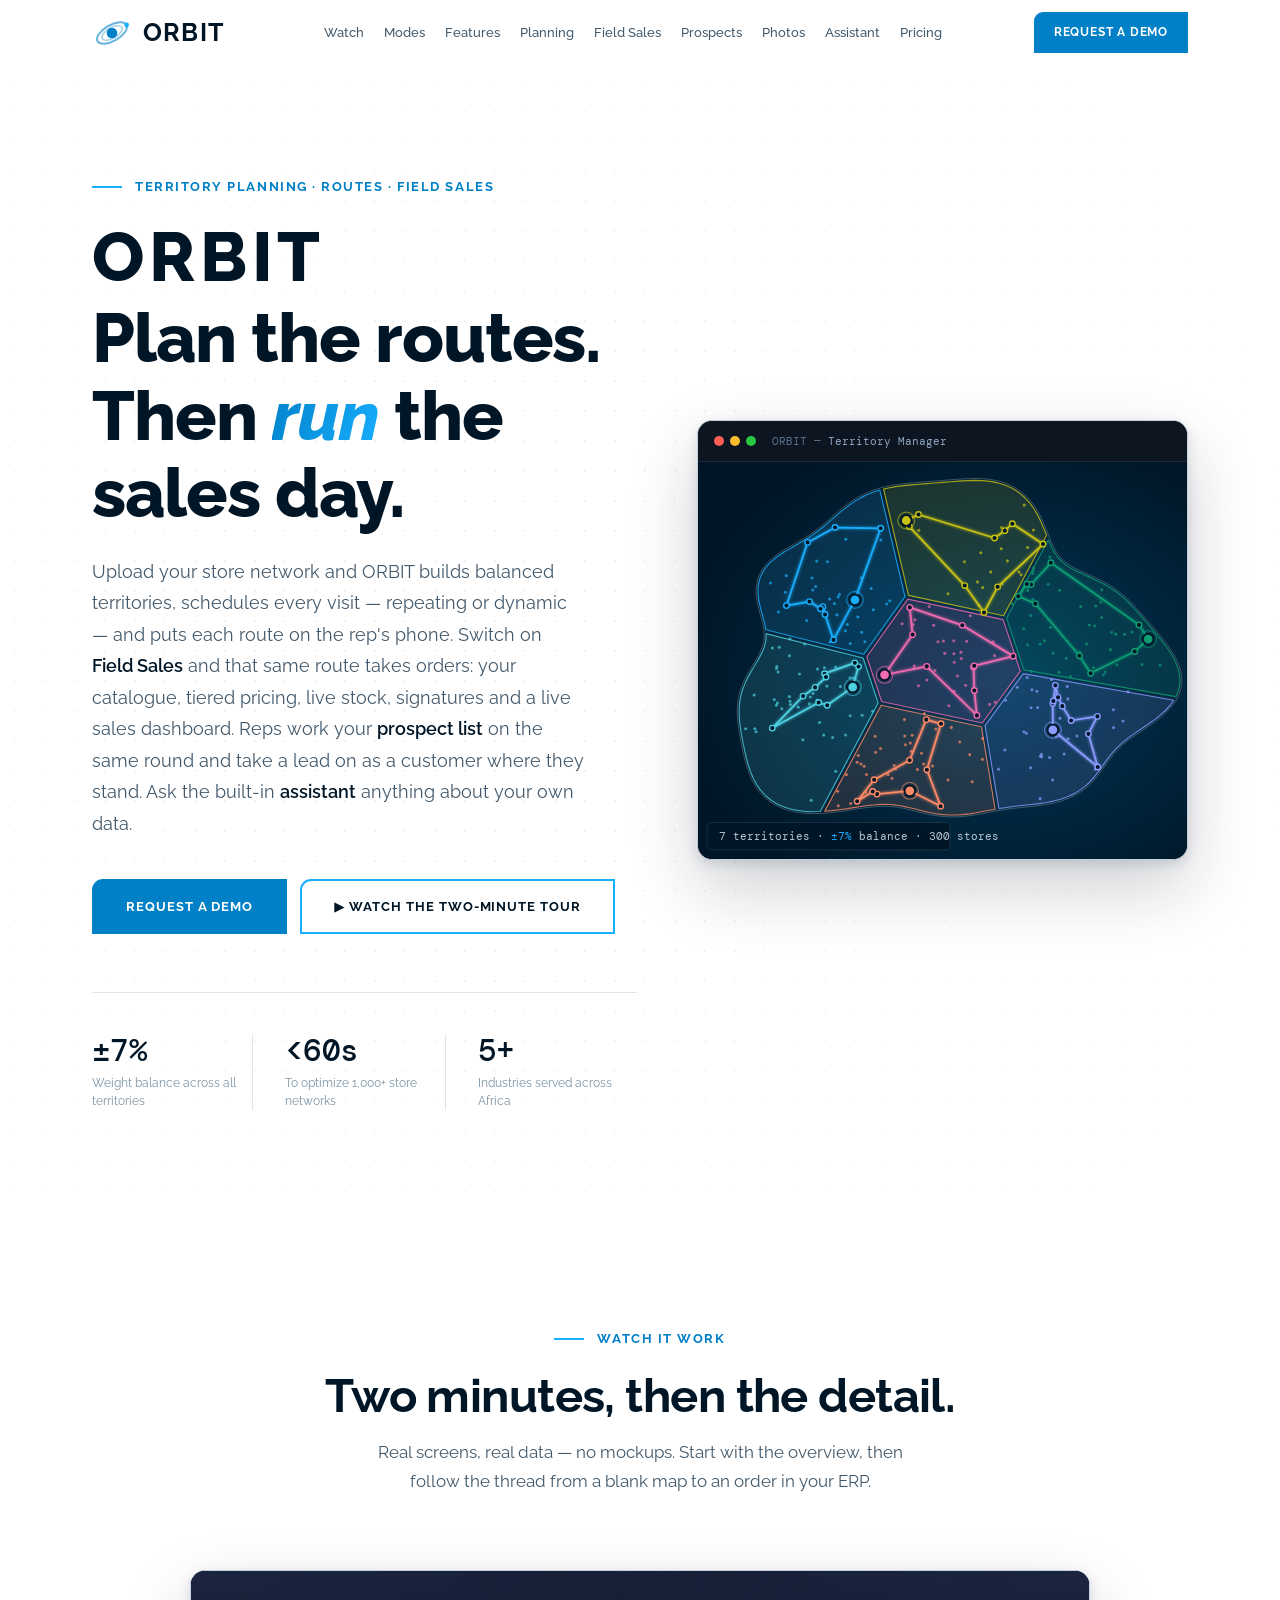
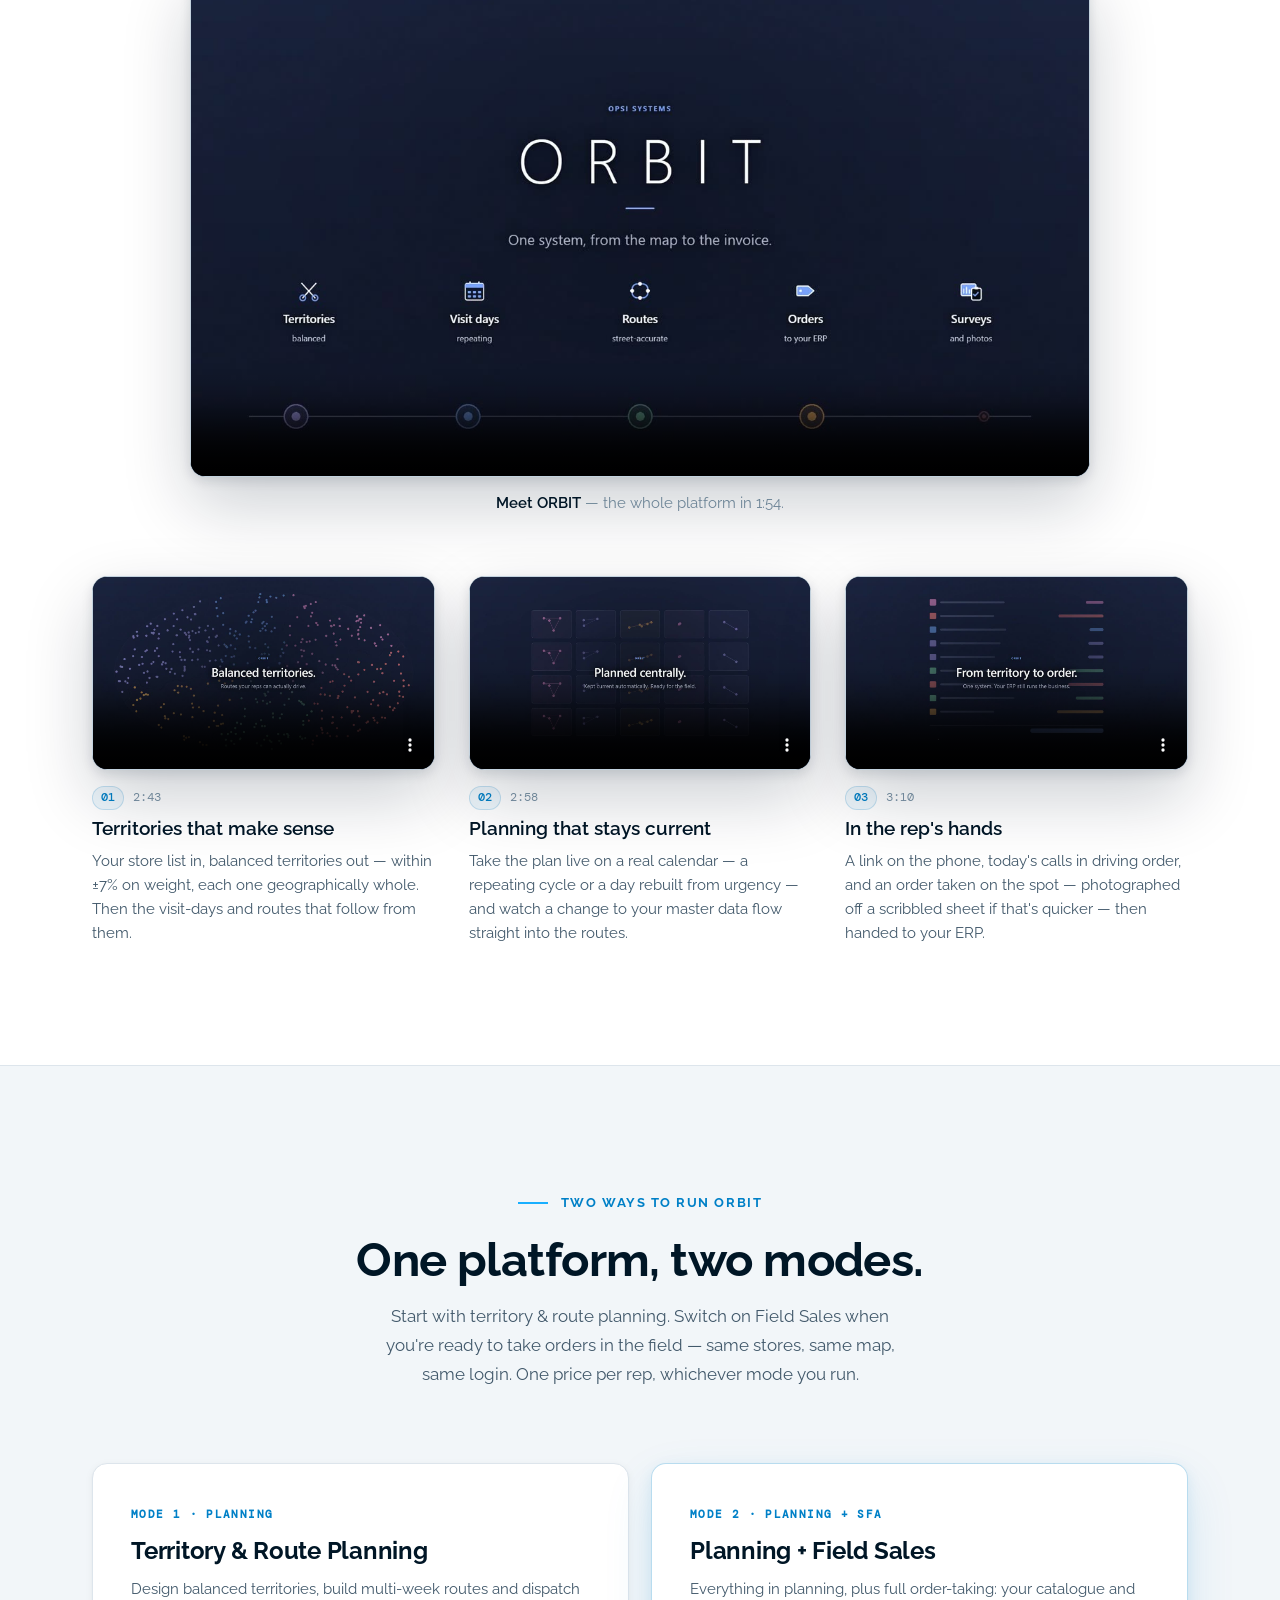
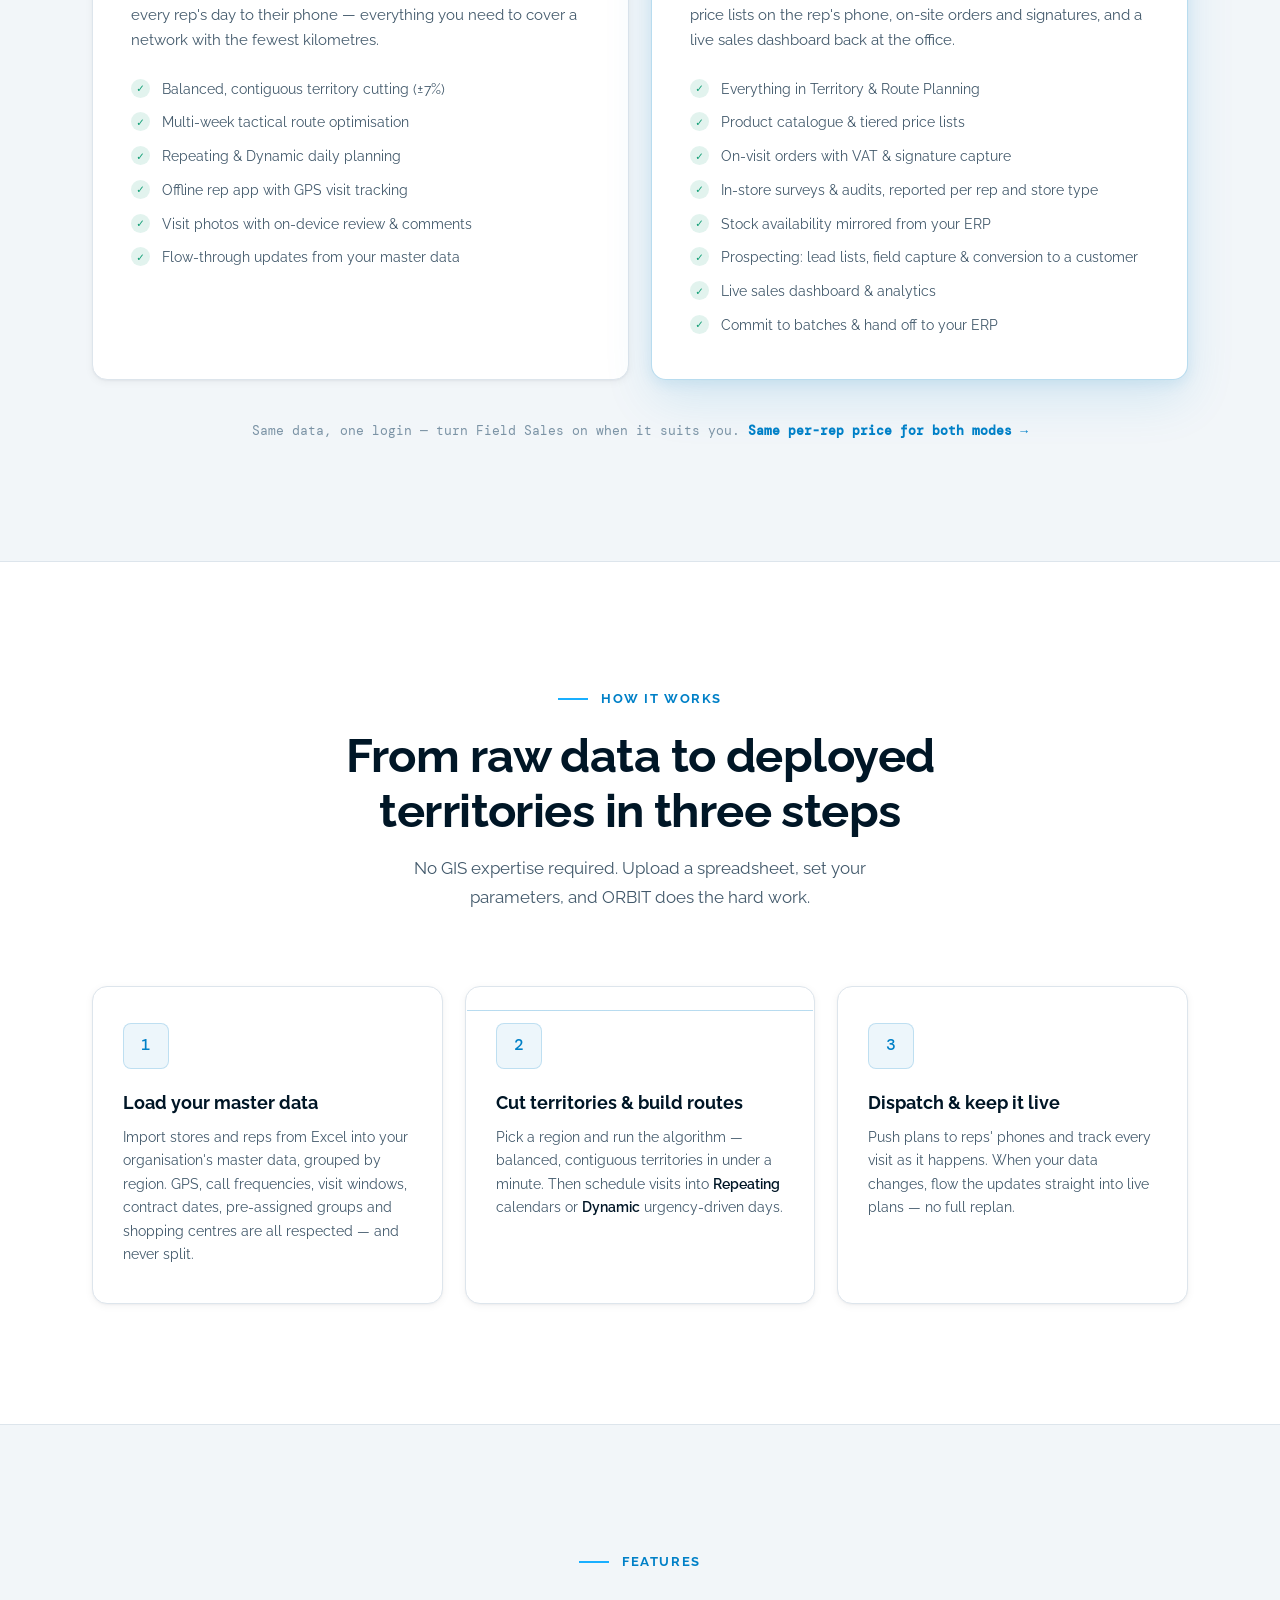
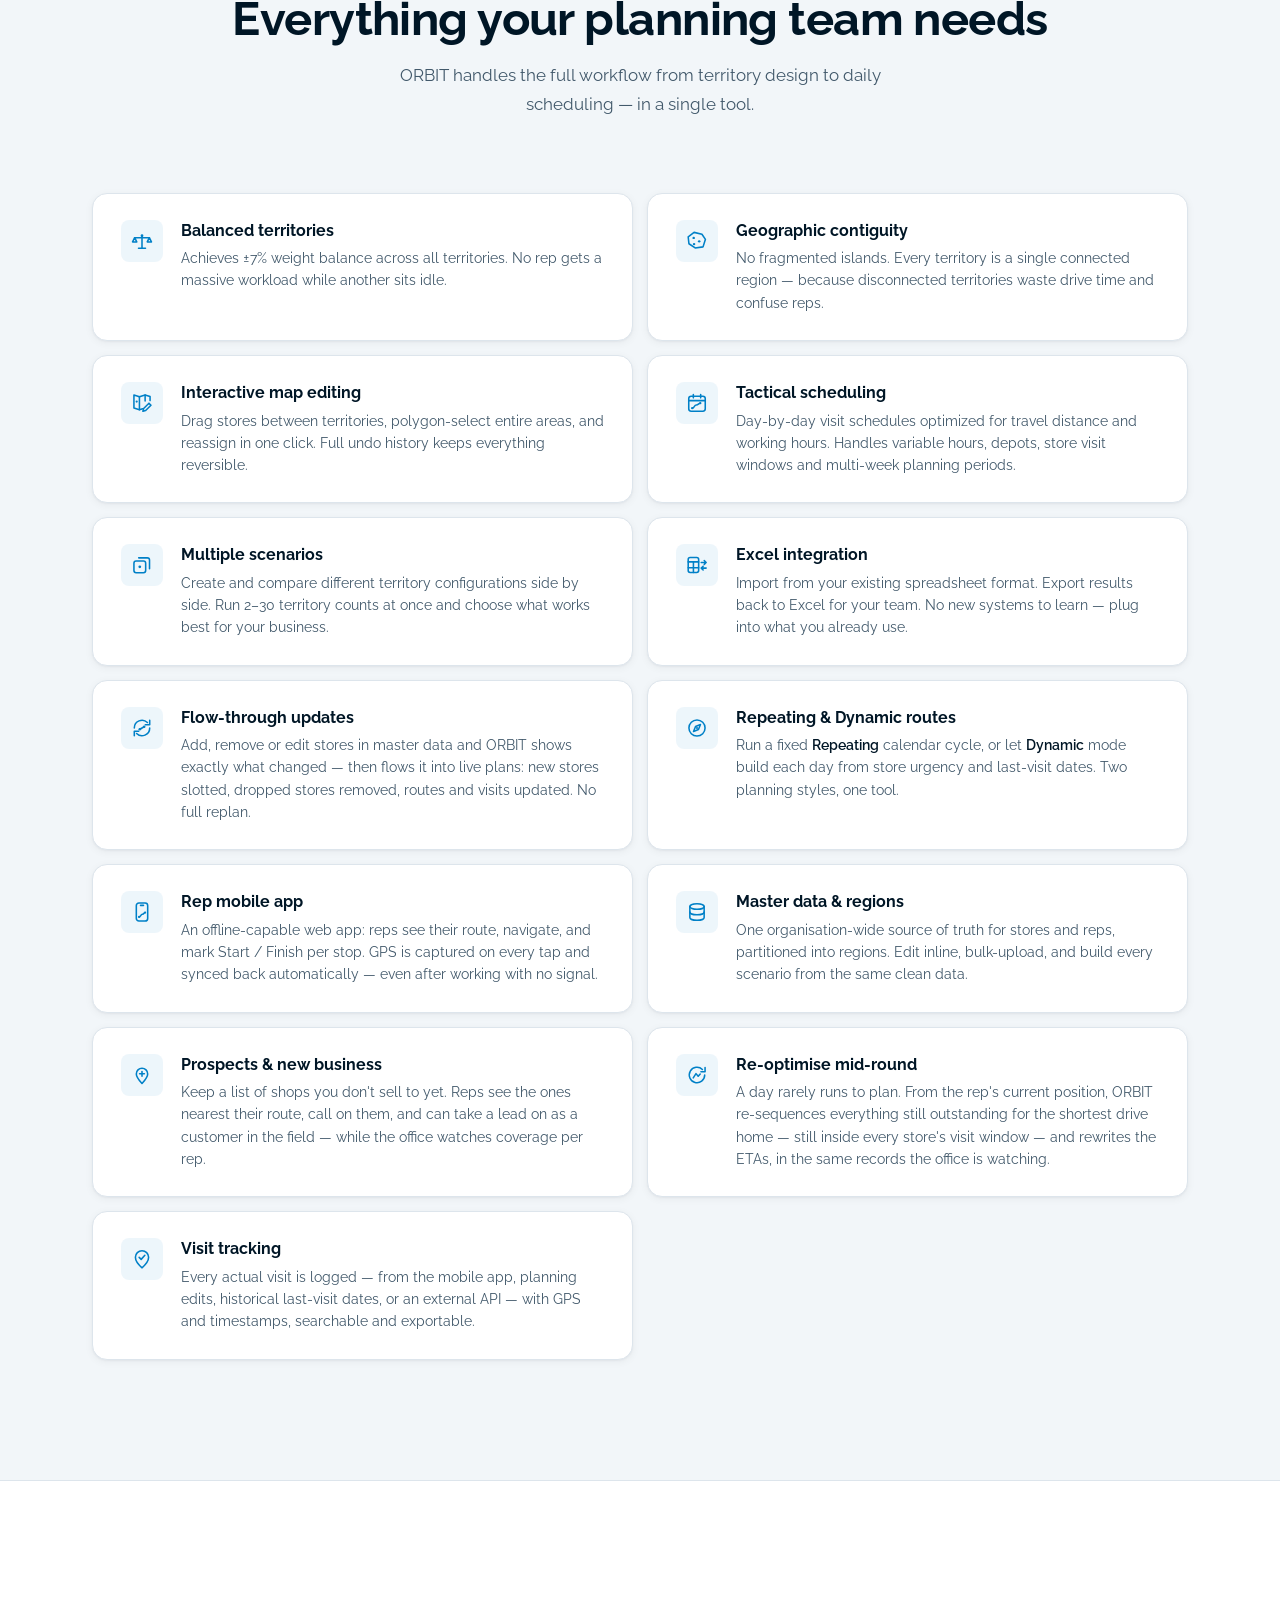
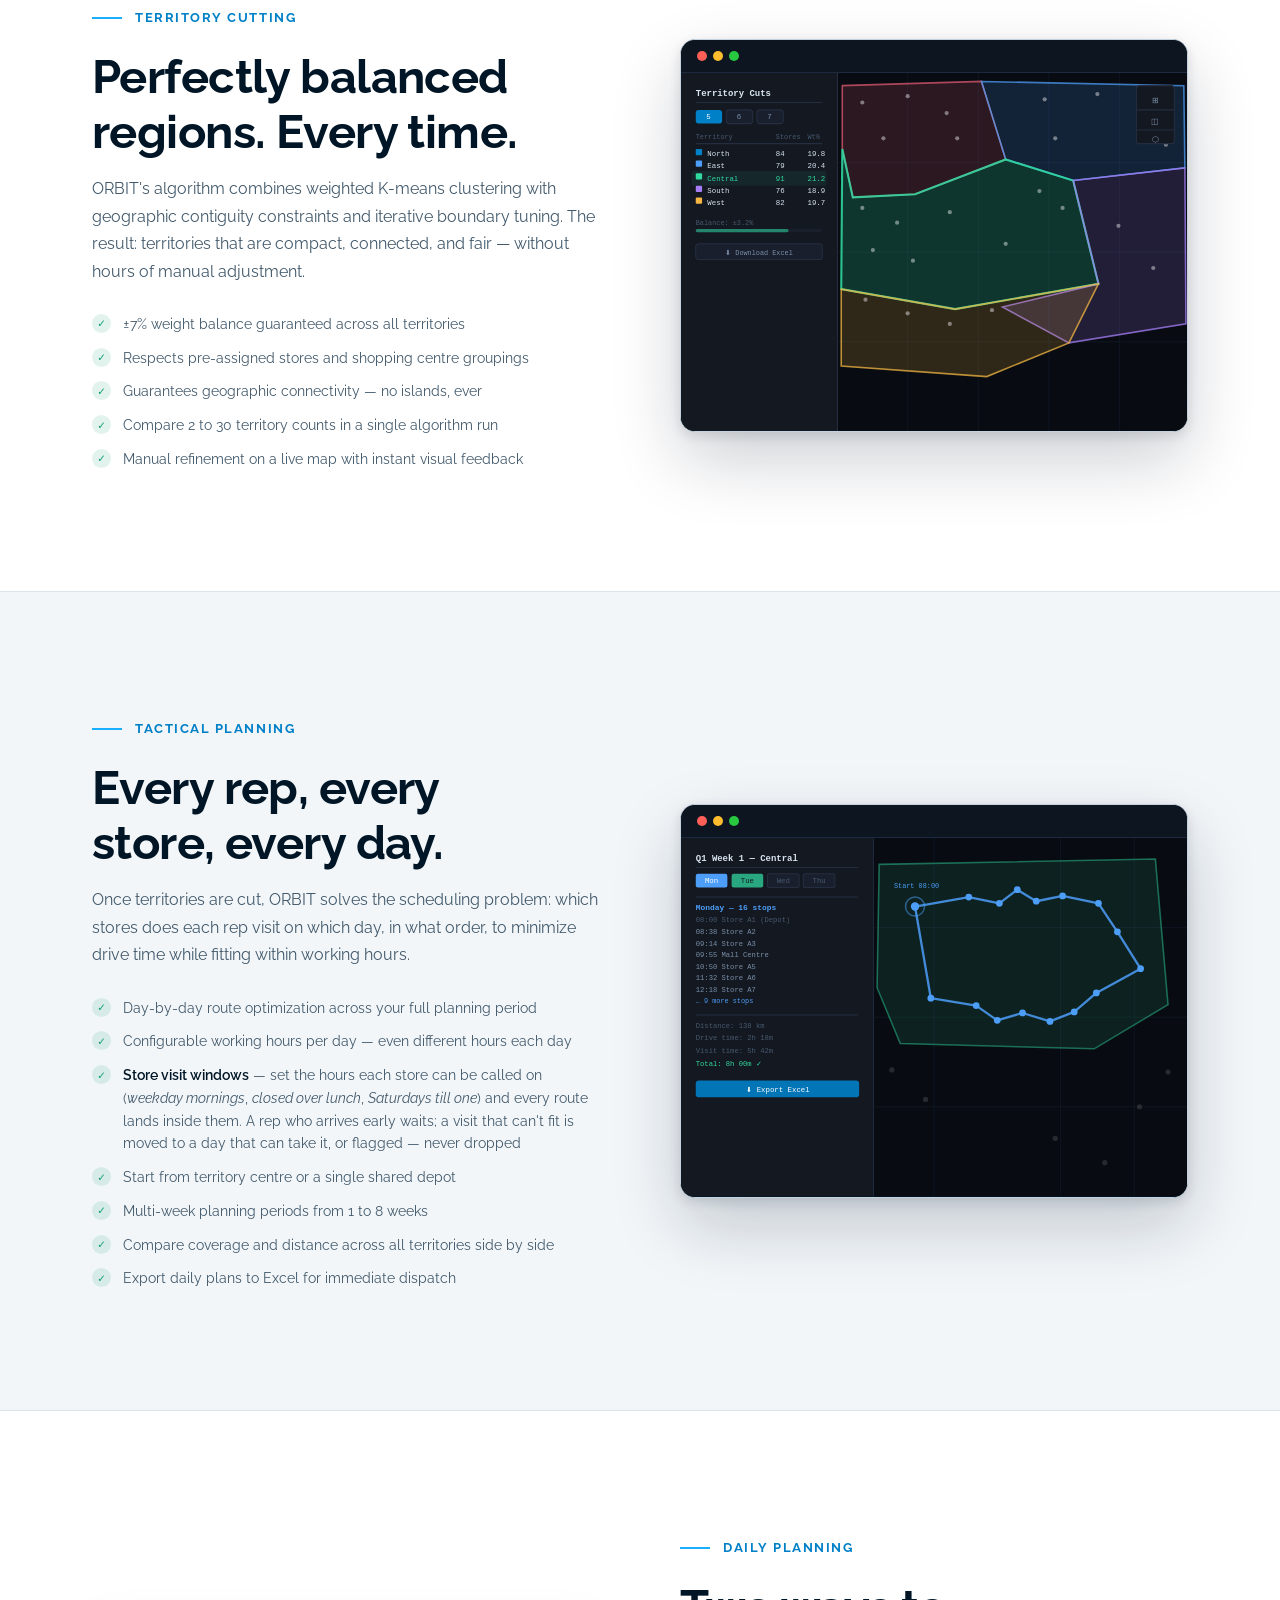
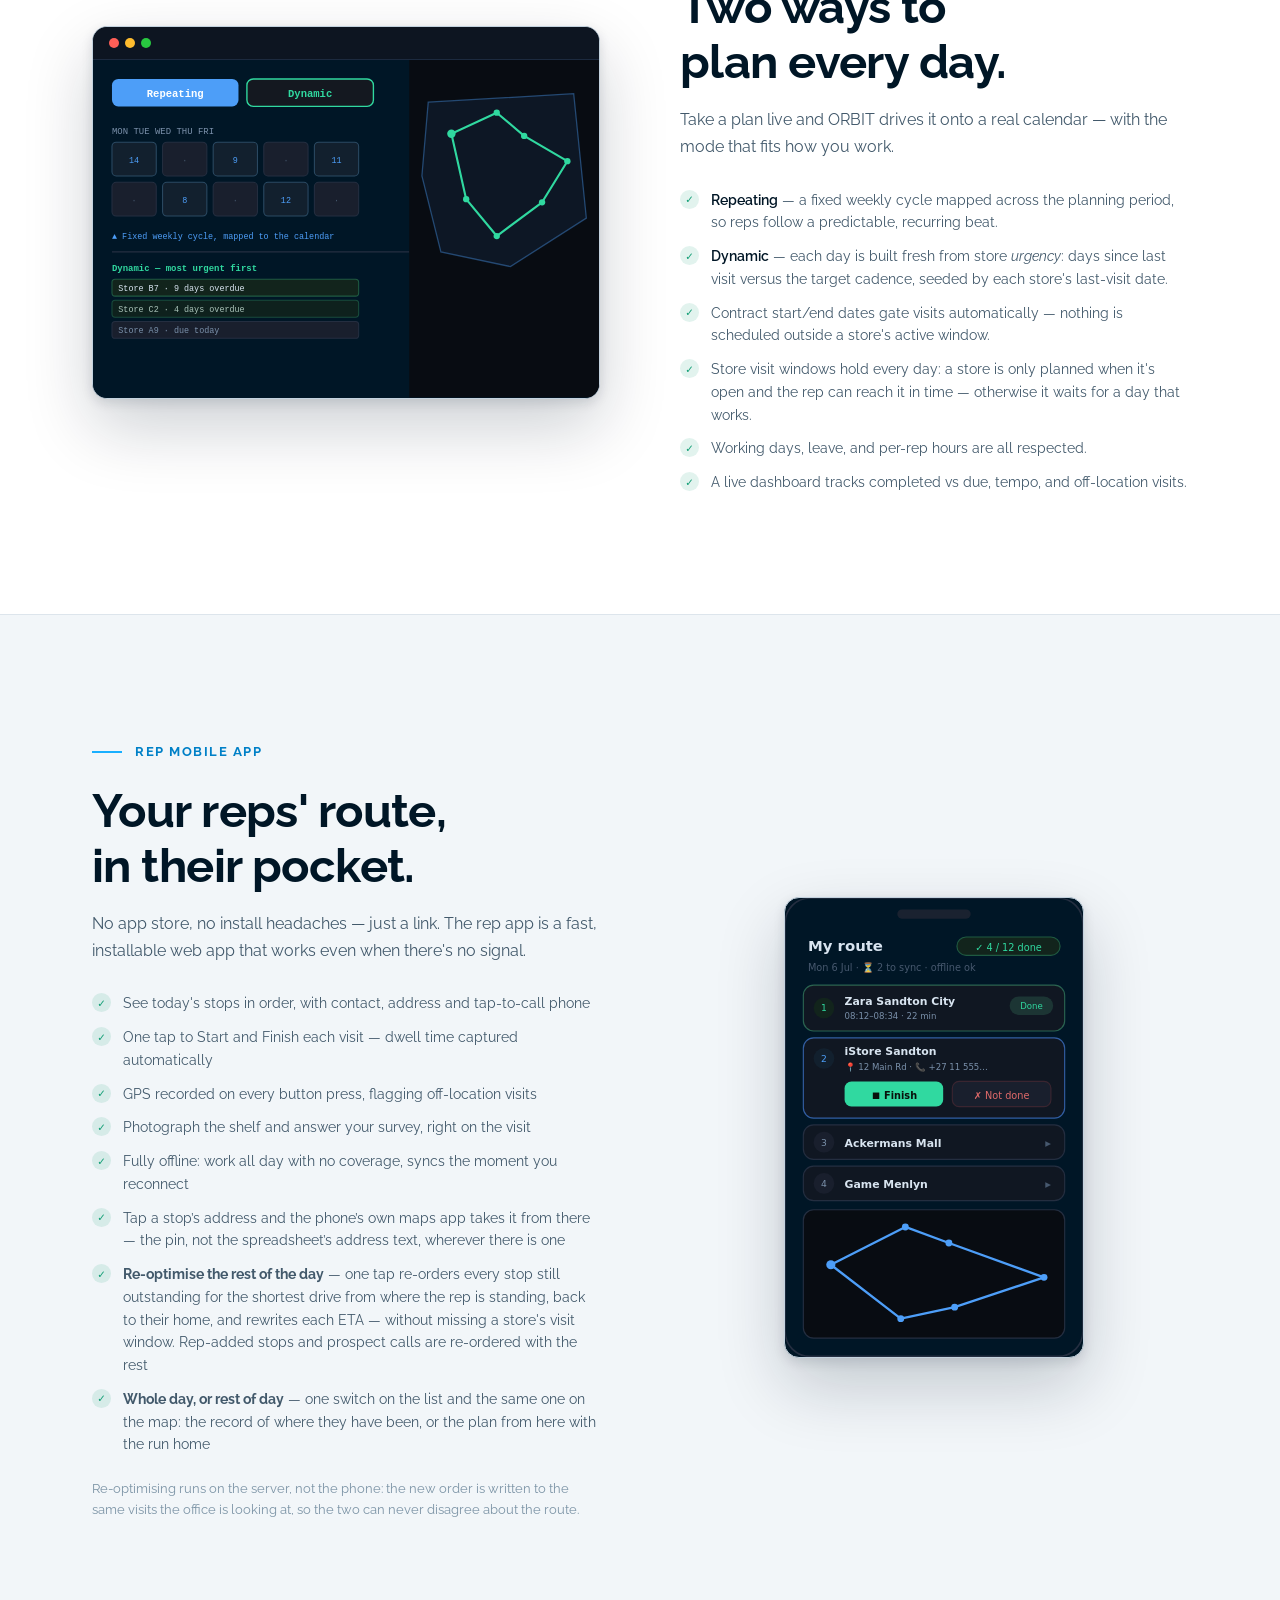
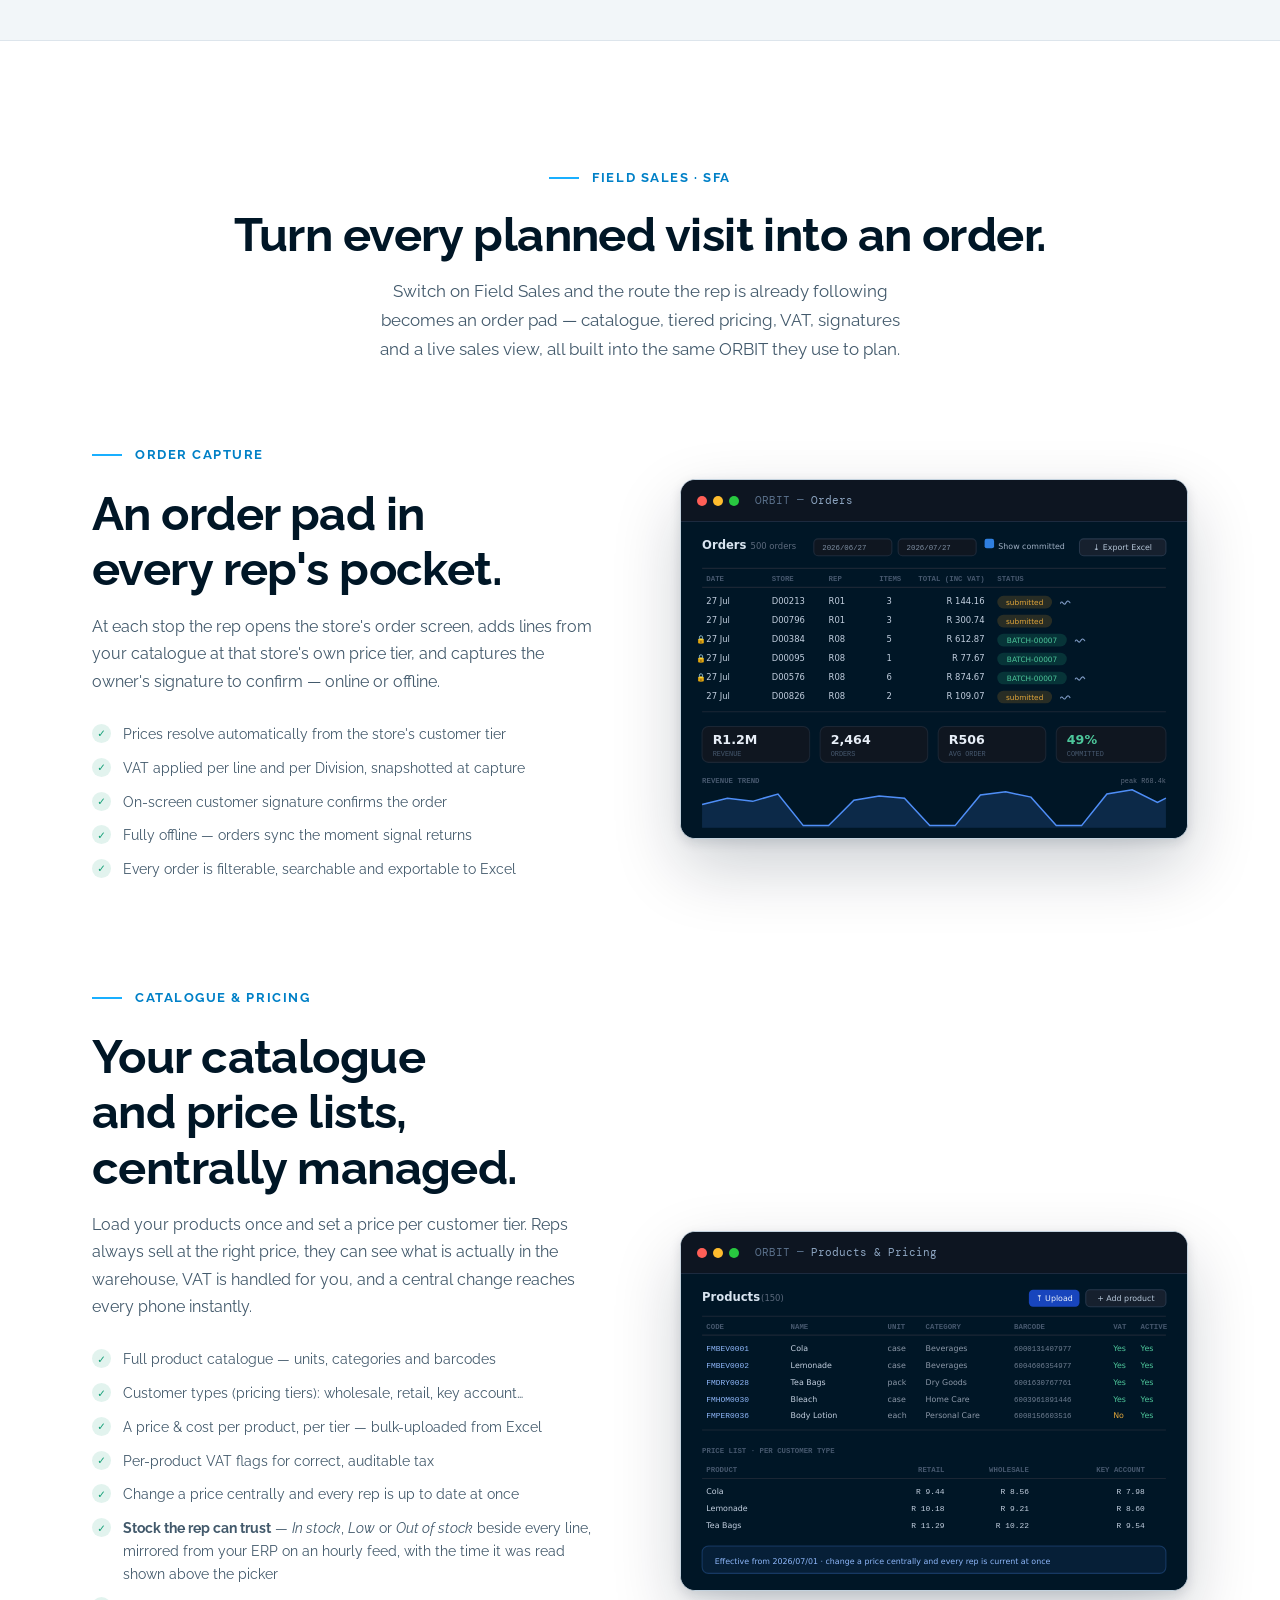
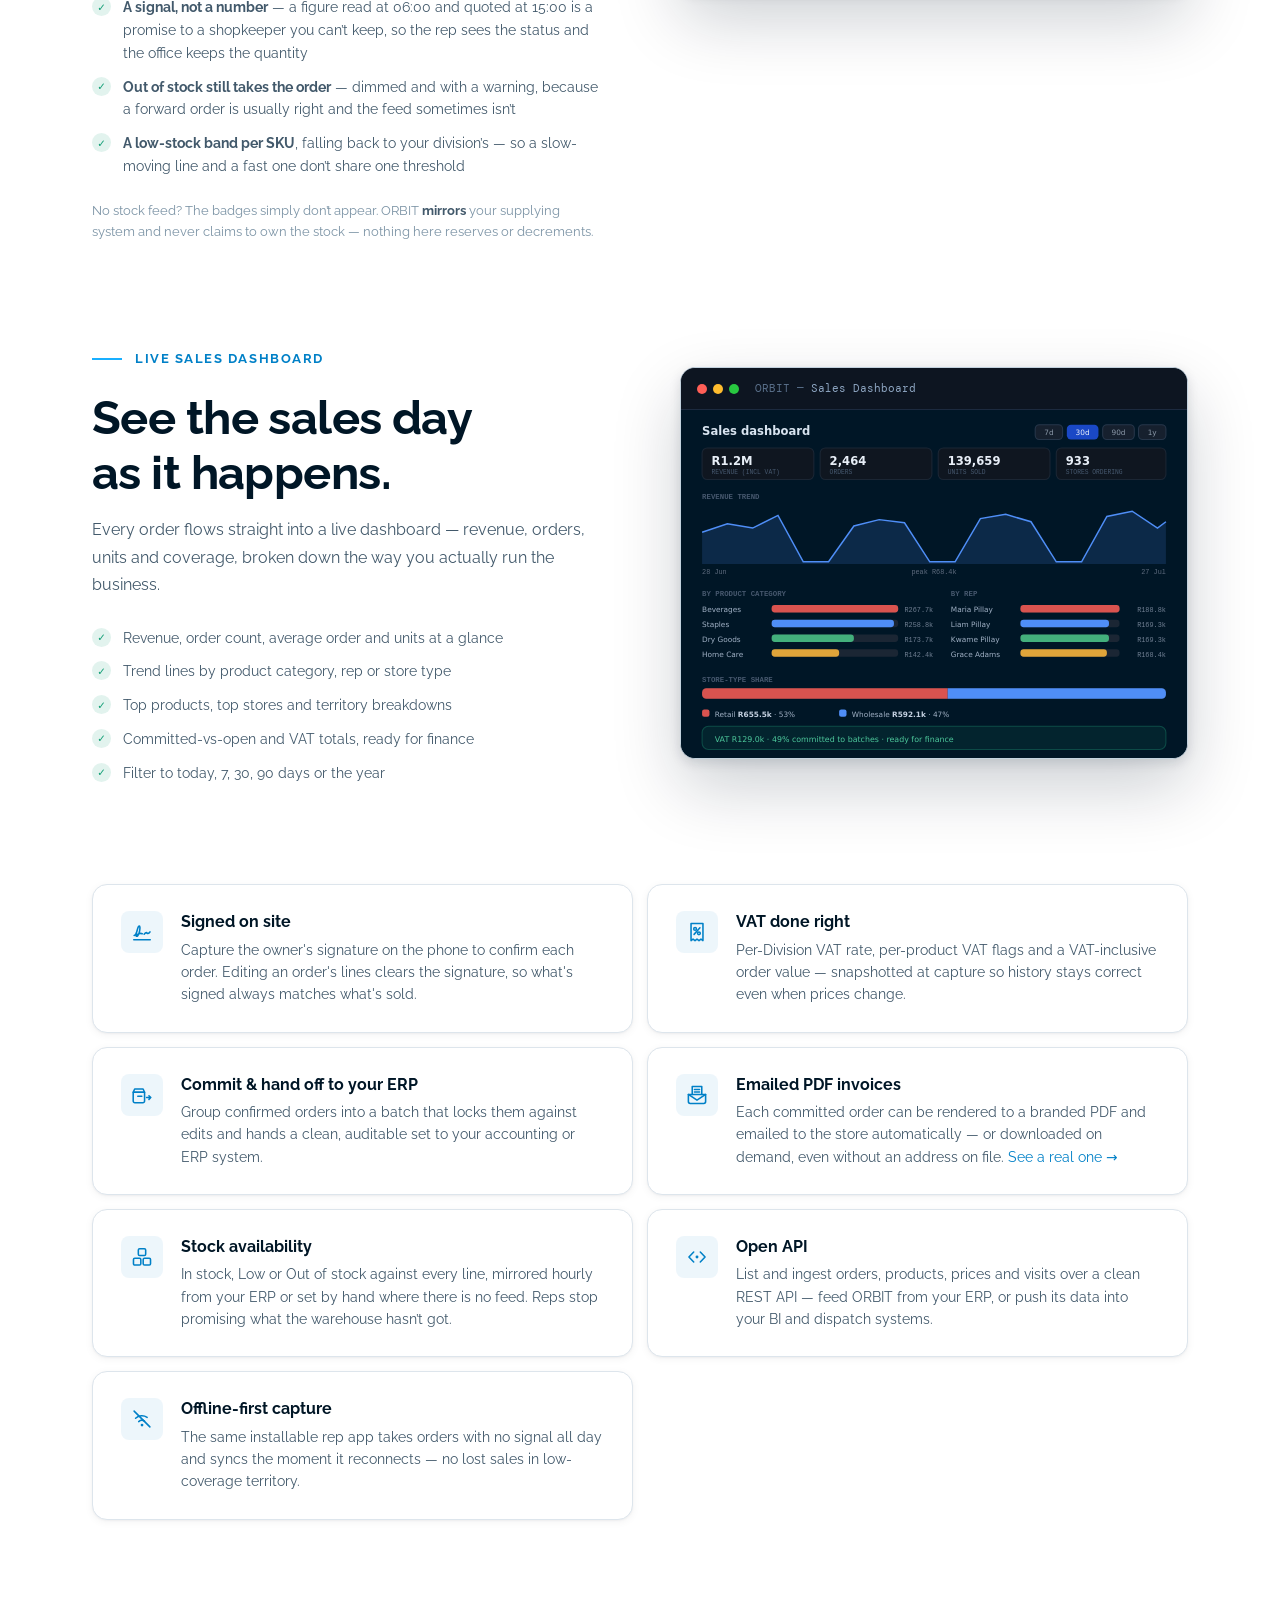
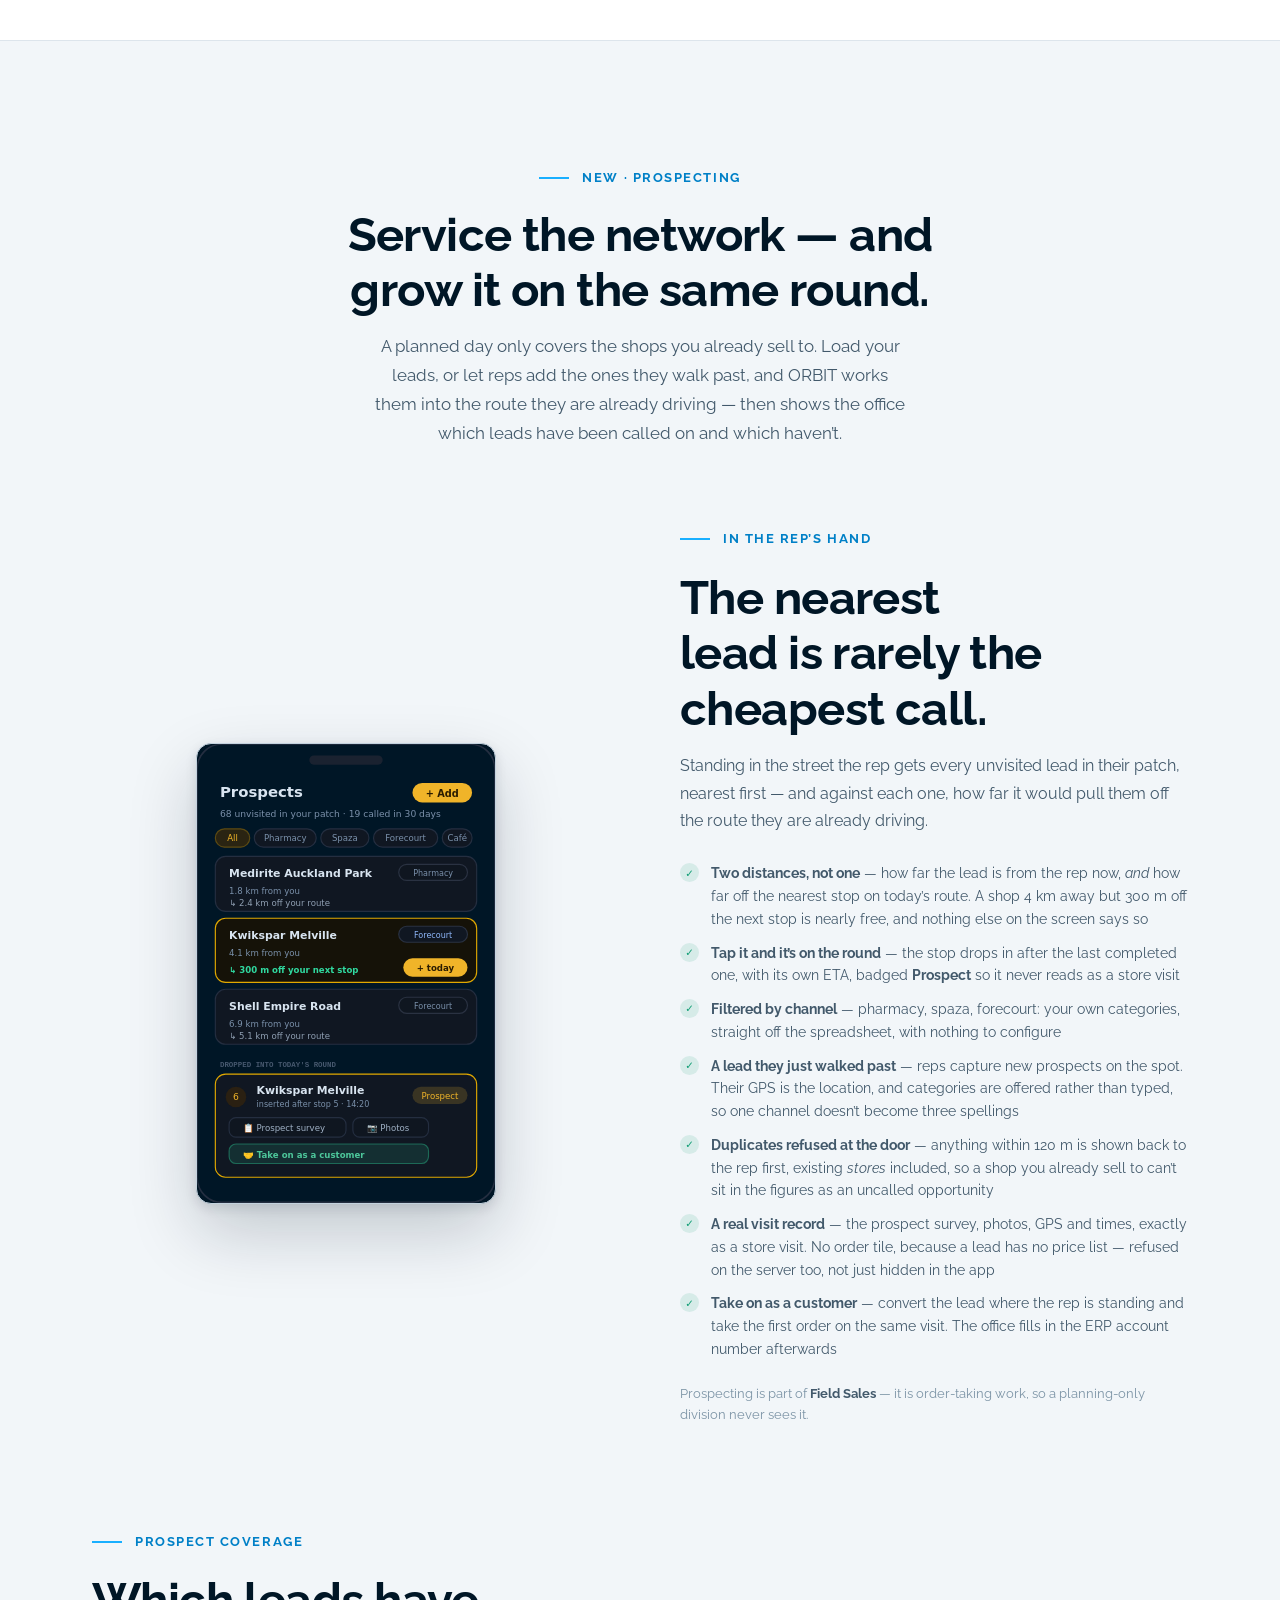
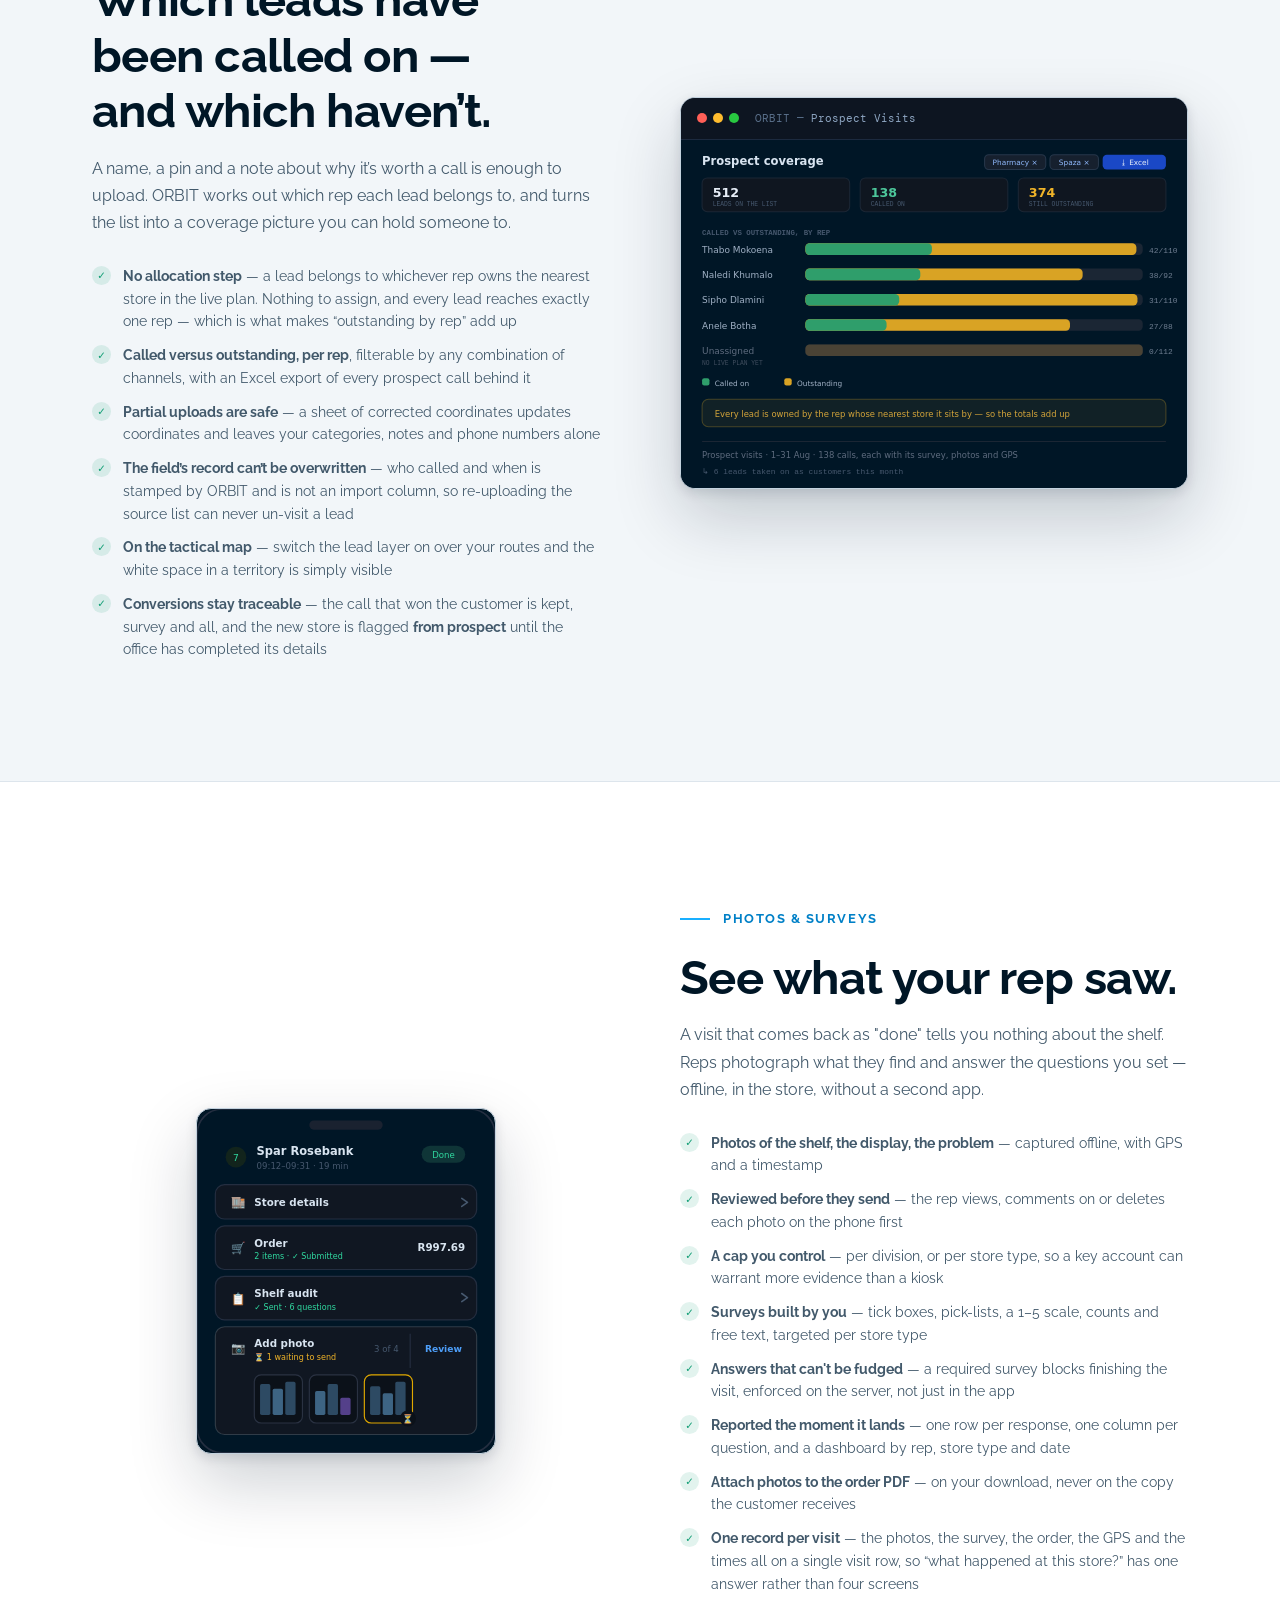
<file: index.html>
<!DOCTYPE html>
<html lang="en">
<head>
  <meta charset="UTF-8">
  <meta name="viewport" content="width=device-width, initial-scale=1.0">
  <title>ORBIT — Territory Planning, Routes &amp; Field Sales</title>
  <meta name="description" content="ORBIT builds geographically balanced sales territories and daily routes, puts each rep's day on their phone, and — in Field Sales mode — turns every visit into an order with catalogue, tiered pricing, stock availability, signatures and a live dashboard. Reps work a list of prospects on the same round and convert leads in the field. Includes an AI assistant that answers questions about your own data.">
  <meta property="og:title" content="ORBIT — Territory Planning, Routes &amp; Field Sales">
  <meta property="og:description" content="Balanced territories, routes your reps can actually drive, and orders taken where the sale happens. Watch the two-minute tour.">
  <meta property="og:type" content="website">
  <meta property="og:image" content="videos/v0.jpg?v=2">
  <link rel="preconnect" href="https://fonts.googleapis.com">
  <link rel="preconnect" href="https://fonts.gstatic.com" crossorigin>
  <!-- Raleway is the TRAMM face; DM Mono stays for data labels inside the product shots. -->
  <link href="https://fonts.googleapis.com/css2?family=Raleway:ital,wght@0,300;0,400;0,500;0,600;0,700;0,800;1,400;1,600&family=DM+Mono:wght@400;500&display=swap" rel="stylesheet">
  <link rel="icon" href="/favicon.svg" type="image/svg+xml">
  <link rel="icon" href="/favicon-32.png" sizes="32x32" type="image/png">
  <link rel="icon" href="/favicon-16.png" sizes="16x16" type="image/png">
  <link rel="apple-touch-icon" href="/apple-touch-icon.png" sizes="180x180">
  <meta name="theme-color" content="#001626">
  <link rel="stylesheet" href="style.css">
</head>
<body>
<!-- ORBIT icon sprite.
     Hand-drawn monoline set on a 24px grid, stroke 1.7, round caps and joins.
     A solid dot always means a store or a stop, exactly as in the product shots
     further down the page, so the icons and the screenshots speak one language.
     Every shape strokes in `currentColor`: a chip sets `color` and the icon
     follows, which is what lets one sprite serve the blue feature chips and the
     four tinted roadmap chips without duplication.
     Presentation attributes rather than CSS classes on purpose — `<use>` clones
     into a shadow tree that author stylesheets cannot select into, so only
     inherited properties (`color`) cross the boundary. -->
<svg width="0" height="0" style="position:absolute" aria-hidden="true" focusable="false">
  <defs>

    <!-- ── Territory cutting ────────────────────────────────────────────── -->

    <!-- Balanced territories: a beam that is level, carrying equal loads. -->
    <symbol id="i-balance" viewBox="0 0 24 24" fill="none" stroke="currentColor"
            stroke-width="1.7" stroke-linecap="round" stroke-linejoin="round">
      <path d="M12 6.2V20"/>
      <path d="M8.2 20h7.6"/>
      <path d="M4 8.4h16"/>
      <path d="M4 8.4 1.7 13h4.6z"/>
      <path d="M20 8.4 17.7 13h4.6z"/>
      <circle cx="12" cy="6.2" r="1.5" fill="currentColor" stroke="none"/>
    </symbol>

    <!-- Contiguity: one closed hull, no islands, stores inside it. -->
    <symbol id="i-contiguous" viewBox="0 0 24 24" fill="none" stroke="currentColor"
            stroke-width="1.7" stroke-linecap="round" stroke-linejoin="round">
      <path d="M8.8 2.6 17.4 4.6l3.8 5.6-2.6 8.2-8.6 1.2L3.2 15 2.4 7.6z"/>
      <circle cx="8.4" cy="8.6" r="1.35" fill="currentColor" stroke="none"/>
      <circle cx="14.4" cy="12.4" r="1.35" fill="currentColor" stroke="none"/>
      <circle cx="8.8" cy="15.4" r="1.35" fill="currentColor" stroke="none"/>
    </symbol>

    <!-- Interactive editing: a folded map with a pencil on it. -->
    <symbol id="i-edit-map" viewBox="0 0 24 24" fill="none" stroke="currentColor"
            stroke-width="1.7" stroke-linecap="round" stroke-linejoin="round">
      <path d="M9.2 5.2 3.2 3.2v14.2l6 2 3.4-1.1"/>
      <path d="M9.2 5.2 15.4 3.2l5.4 1.8v4.4"/>
      <path d="M9.2 5.2v14.2M15.4 3.2v6.6"/>
      <path d="m19.6 12.2 2.2 2.2-5.8 5.8-3 .8.8-3z"/>
      <circle cx="6.2" cy="10.4" r="1.2" fill="currentColor" stroke="none"/>
    </symbol>

    <!-- Tactical scheduling: a route threaded through a calendar. -->
    <symbol id="i-calendar-route" viewBox="0 0 24 24" fill="none" stroke="currentColor"
            stroke-width="1.7" stroke-linecap="round" stroke-linejoin="round">
      <rect x="3" y="4.6" width="18" height="16.4" rx="2.6"/>
      <path d="M3 9.4h18M8 2.8v3.6M16 2.8v3.6"/>
      <path d="M6.8 17.6c2.4 0 2-3.4 4.4-3.4s2.2 -2 4.4-2"/>
      <circle cx="6.8" cy="17.6" r="1.25" fill="currentColor" stroke="none"/>
      <circle cx="15.6" cy="12.2" r="1.25" fill="currentColor" stroke="none"/>
    </symbol>

    <!-- Multiple scenarios: the same cut, kept side by side and compared. -->
    <symbol id="i-scenarios" viewBox="0 0 24 24" fill="none" stroke="currentColor"
            stroke-width="1.7" stroke-linecap="round" stroke-linejoin="round">
      <path d="M8.4 4.2h9.4a2.4 2.4 0 0 1 2.4 2.4v9.4"/>
      <rect x="3.2" y="7.6" width="12.8" height="12.8" rx="2.4"/>
      <circle cx="9.6" cy="14" r="1.5" fill="currentColor" stroke="none"/>
    </symbol>

    <!-- Excel: the sheet goes out and comes back in. -->
    <symbol id="i-excel" viewBox="0 0 24 24" fill="none" stroke="currentColor"
            stroke-width="1.7" stroke-linecap="round" stroke-linejoin="round">
      <rect x="2.4" y="3.8" width="11.4" height="16.4" rx="2.1"/>
      <path d="M2.4 8.6h11.4M2.4 15h11.4M8.1 8.6v11.6"/>
      <path d="M16.6 9.2h5.4m0 0-2.1-2.1m2.1 2.1-2.1 2.1"/>
      <path d="M22 15.4h-5.4m0 0 2.1-2.1m-2.1 2.1 2.1 2.1"/>
    </symbol>

    <!-- Flow-through: a sync cycle closing around a live route. -->
    <symbol id="i-flow" viewBox="0 0 24 24" fill="none" stroke="currentColor"
            stroke-width="1.7" stroke-linecap="round" stroke-linejoin="round">
      <path d="M3.6 12a8.4 8.4 0 0 1 14.3-6"/>
      <path d="M20.4 3.6v4.8h-4.8"/>
      <path d="M20.4 12a8.4 8.4 0 0 1-14.3 6"/>
      <path d="M3.6 20.4v-4.8h4.8"/>
      <path d="m9.6 13.4 4.8-2.8"/>
      <circle cx="9.6" cy="13.4" r="1.4" fill="currentColor" stroke="none"/>
      <circle cx="14.4" cy="10.6" r="1.4" fill="currentColor" stroke="none"/>
    </symbol>

    <!-- Repeating & Dynamic: one dial, a needle that can be set either way. -->
    <symbol id="i-modes" viewBox="0 0 24 24" fill="none" stroke="currentColor"
            stroke-width="1.7" stroke-linecap="round" stroke-linejoin="round">
      <circle cx="12" cy="12" r="8.8"/>
      <path d="m15.8 8.2-2.2 5.4-5.4 2.2 2.2-5.4z"/>
      <circle cx="12" cy="12" r="1.15" fill="currentColor" stroke="none"/>
    </symbol>

    <!-- Rep app: the route in a pocket. -->
    <symbol id="i-phone-route" viewBox="0 0 24 24" fill="none" stroke="currentColor"
            stroke-width="1.7" stroke-linecap="round" stroke-linejoin="round">
      <rect x="5.8" y="2.2" width="12.4" height="19.6" rx="2.8"/>
      <path d="M10.4 4.8h3.2"/>
      <path d="M8.8 17.4c2 0 1.6-3 3.6-3s1.6-1.8 3-1.8"/>
      <circle cx="8.8" cy="17.4" r="1.2" fill="currentColor" stroke="none"/>
      <circle cx="15.4" cy="12.6" r="1.2" fill="currentColor" stroke="none"/>
    </symbol>

    <!-- Master data: one store of record, in tiers. -->
    <symbol id="i-database" viewBox="0 0 24 24" fill="none" stroke="currentColor"
            stroke-width="1.7" stroke-linecap="round" stroke-linejoin="round">
      <ellipse cx="12" cy="6" rx="7.8" ry="3.1"/>
      <path d="M4.2 6v5.9c0 1.71 3.49 3.1 7.8 3.1s7.8-1.39 7.8-3.1V6"/>
      <path d="M4.2 11.9v6c0 1.71 3.49 3.1 7.8 3.1s7.8-1.39 7.8-3.1v-6"/>
    </symbol>

    <!-- Visit tracking: a place, confirmed. -->
    <symbol id="i-visit-pin" viewBox="0 0 24 24" fill="none" stroke="currentColor"
            stroke-width="1.7" stroke-linecap="round" stroke-linejoin="round">
      <path d="M12 21.6s7.2-6.3 7.2-11.5a7.2 7.2 0 1 0-14.4 0c0 5.2 7.2 11.5 7.2 11.5z"/>
      <path d="m8.9 10.2 2.2 2.2 4-4.4"/>
    </symbol>

    <!-- ── Field sales ──────────────────────────────────────────────────── -->

    <!-- Signed on site. -->
    <symbol id="i-signature" viewBox="0 0 24 24" fill="none" stroke="currentColor"
            stroke-width="1.7" stroke-linecap="round" stroke-linejoin="round">
      <path d="M3.4 15.8c1.6 0 2.1-1.5 2.9-4.1s1.3-6.1 2.7-6.1c1.3 0 .7 4.7-.1 7.1s-1.5 4-2.7 4c-1 0-.5-1.4 1.1-2.3 1.9-1 3.6-1.1 5-.5"/>
      <path d="M14.3 14.4c.8-1 1.7-1.7 2.6-1.7.8 0 .6 1 1.4 1s1.6-.8 2.4-1.8"/>
      <path d="M3 20.4h18"/>
    </symbol>

    <!-- VAT: a receipt with the rate on it. -->
    <symbol id="i-vat" viewBox="0 0 24 24" fill="none" stroke="currentColor"
            stroke-width="1.7" stroke-linecap="round" stroke-linejoin="round">
      <path d="M5.5 2.8h13v18.6l-2.17-1.6-2.16 1.6-2.17-1.6-2.16 1.6-2.17-1.6-2.17 1.6z"/>
      <circle cx="9.9" cy="8.6" r="1.5"/>
      <circle cx="14.1" cy="13.4" r="1.5"/>
      <path d="m15.2 7.4-6.4 7.2"/>
    </symbol>

    <!-- Committed batch handed off: a box of records with the batch leaving it.
         This was a plain isometric cube, which was mute — it could have meant a
         product, a module, a shipment. The heading is two verbs, "commit" and
         "hand off", so the icon needs the box AND the arrow to say either. -->
    <symbol id="i-batch" viewBox="0 0 24 24" fill="none" stroke="currentColor"
            stroke-width="1.7" stroke-linecap="round" stroke-linejoin="round">
      <path d="M2.4 9h12.4v9.6a1.8 1.8 0 0 1-1.8 1.8H4.2a1.8 1.8 0 0 1-1.8-1.8z"/>
      <path d="M2.4 9 4 5.4h9.2L14.8 9z"/>
      <path d="M7.4 13.4h4.4"/>
      <path d="M17 14.8h4.6m0 0-2-2m2 2-2 2"/>
    </symbol>

    <!-- Invoice, emailed. -->
    <symbol id="i-invoice-mail" viewBox="0 0 24 24" fill="none" stroke="currentColor"
            stroke-width="1.7" stroke-linecap="round" stroke-linejoin="round">
      <path d="M6.8 11.4V2.8h10.4v8.6"/>
      <path d="M9.2 6h5.6M9.2 8.8h5.6"/>
      <path d="M2.6 11.4h18.8v7.8a2 2 0 0 1-2 2H4.6a2 2 0 0 1-2-2z"/>
      <path d="m2.6 11.4 9.4 6.2 9.4-6.2"/>
    </symbol>

    <!-- Open API. -->
    <symbol id="i-api" viewBox="0 0 24 24" fill="none" stroke="currentColor"
            stroke-width="1.7" stroke-linecap="round" stroke-linejoin="round">
      <path d="m8.4 6.6-5.2 5.4 5.2 5.4"/>
      <path d="m15.6 6.6 5.2 5.4-5.2 5.4"/>
      <circle cx="12" cy="12" r="1.6" fill="currentColor" stroke="none"/>
    </symbol>

    <!-- Offline-first: no signal, still selling. -->
    <symbol id="i-offline" viewBox="0 0 24 24" fill="none" stroke="currentColor"
            stroke-width="1.7" stroke-linecap="round" stroke-linejoin="round">
      <path d="M8.4 14.8a5.2 5.2 0 0 1 6.4-.5"/>
      <path d="M5 11.2a10.2 10.2 0 0 1 12.6-1"/>
      <circle cx="12" cy="18.6" r="1.5" fill="currentColor" stroke="none"/>
      <path d="M3.4 3.4 20.6 20.6"/>
    </symbol>

    <!-- ── Industries ───────────────────────────────────────────────────── -->

    <!-- Independent store. -->
    <symbol id="i-shopfront" viewBox="0 0 24 24" fill="none" stroke="currentColor"
            stroke-width="1.7" stroke-linecap="round" stroke-linejoin="round">
      <path d="M3.6 9.6v11h16.8v-11"/>
      <path d="M2.2 9.6 4.6 4.2h14.8l2.4 5.4z"/>
      <path d="M9.4 20.6v-6.2h5.2v6.2"/>
    </symbol>

    <!-- Distribution: rigid truck. -->
    <symbol id="i-truck" viewBox="0 0 24 24" fill="none" stroke="currentColor"
            stroke-width="1.7" stroke-linecap="round" stroke-linejoin="round">
      <path d="M2 16.2V7.4h11.4v8.8"/>
      <path d="M13.4 10.6h4l3.6 3.4v2.2h-2.2"/>
      <path d="M9 16.2h6"/>
      <circle cx="6.8" cy="17.6" r="2.1"/>
      <circle cx="17.2" cy="17.6" r="2.1"/>
    </symbol>

    <!-- Field service. -->
    <symbol id="i-toolbox" viewBox="0 0 24 24" fill="none" stroke="currentColor"
            stroke-width="1.7" stroke-linecap="round" stroke-linejoin="round">
      <rect x="2.6" y="8.4" width="18.8" height="11.8" rx="2.2"/>
      <path d="M8.6 8.4V6.2a2 2 0 0 1 2-2h2.8a2 2 0 0 1 2 2v2.2"/>
      <path d="M2.6 13.4h18.8"/>
      <rect x="10.1" y="11.4" width="3.8" height="4" rx="1.1" fill="currentColor" stroke="none"/>
    </symbol>

    <!-- Pharmaceutical. -->
    <symbol id="i-pharma" viewBox="0 0 24 24" fill="none" stroke="currentColor"
            stroke-width="1.7" stroke-linecap="round" stroke-linejoin="round">
      <g transform="rotate(-42 12 12)">
        <rect x="2.4" y="8.6" width="19.2" height="6.8" rx="3.4"/>
        <path d="M5.8 8.6H12v6.8H5.8a3.4 3.4 0 0 1 0-6.8z" fill="currentColor" stroke="none"/>
        <path d="M12 8.6v6.8"/>
      </g>
    </symbol>

    <!-- Retail operations: the audit, not the building. A second storefront here
         collided with i-shopfront two cards away, and the copy is about stock
         checks and compliance rather than premises. -->
    <symbol id="i-audit" viewBox="0 0 24 24" fill="none" stroke="currentColor"
            stroke-width="1.7" stroke-linecap="round" stroke-linejoin="round">
      <path d="M9 4H6.4a2 2 0 0 0-2 2v13.4a2 2 0 0 0 2 2h11.2a2 2 0 0 0 2-2V6a2 2 0 0 0-2-2H15"/>
      <rect x="8.8" y="2.2" width="6.4" height="3.6" rx="1.2"/>
      <path d="m8.2 12.4 1.7 1.7 3.4-3.6"/>
      <path d="M8.4 17.8h7.4"/>
    </symbol>

    <!-- Van sales. -->
    <symbol id="i-van" viewBox="0 0 24 24" fill="none" stroke="currentColor"
            stroke-width="1.7" stroke-linecap="round" stroke-linejoin="round">
      <path d="M2.6 16.4v-4.8c0-.5.2-1 .5-1.4l3-3.2c.4-.4.9-.6 1.5-.6h10.6c.9 0 1.7.6 2 1.5l1.6 5c.1.2.1.5.1.7v2.8h-2.3"/>
      <path d="M8.9 16.4h6.3"/>
      <path d="M3.4 10.6h6V6.4"/>
      <circle cx="6.6" cy="17.6" r="2.1"/>
      <circle cx="17.6" cy="17.6" r="2.1"/>
    </symbol>

    <!-- ── Roadmap ─────────────────────────────────────────────────────── -->

    <!-- Daily planning: a calendar that is live. -->
    <symbol id="i-calendar-live" viewBox="0 0 24 24" fill="none" stroke="currentColor"
            stroke-width="1.7" stroke-linecap="round" stroke-linejoin="round">
      <rect x="3" y="4.6" width="18" height="16.4" rx="2.6"/>
      <path d="M3 9.4h18M8 2.8v3.6M16 2.8v3.6"/>
      <rect x="6.2" y="11.8" width="4.4" height="3.8" rx="1.1" fill="currentColor" stroke="none"/>
      <path d="M13.4 13.7h4.4M6.4 18.2h4.2M13.4 18.2h4.4"/>
    </symbol>

    <!-- Team accounts: one cloud, many tenants. -->
    <symbol id="i-cloud-team" viewBox="0 0 24 24" fill="none" stroke="currentColor"
            stroke-width="1.7" stroke-linecap="round" stroke-linejoin="round">
      <path d="M7.2 14.4h9.6a3.7 3.7 0 0 0 .4-7.37 5.6 5.6 0 0 0-10.8-1.1A3.74 3.74 0 0 0 7.2 14.4z"/>
      <path d="M12 14.4v2.2"/>
      <path d="M5.8 19v-1a1.4 1.4 0 0 1 1.4-1.4h9.6A1.4 1.4 0 0 1 18.2 18v1"/>
      <circle cx="5.8" cy="20.6" r="1.5" fill="currentColor" stroke="none"/>
      <circle cx="12" cy="20.6" r="1.5" fill="currentColor" stroke="none"/>
      <circle cx="18.2" cy="20.6" r="1.5" fill="currentColor" stroke="none"/>
    </symbol>

    <!-- Photos from the field. -->
    <symbol id="i-camera" viewBox="0 0 24 24" fill="none" stroke="currentColor"
            stroke-width="1.7" stroke-linecap="round" stroke-linejoin="round">
      <path d="M8.4 7 10 4.2h4L15.6 7"/>
      <rect x="2.6" y="7" width="18.8" height="13.4" rx="2.4"/>
      <circle cx="12" cy="13.6" r="4"/>
      <circle cx="12" cy="13.6" r="1.4" fill="currentColor" stroke="none"/>
    </symbol>

    <!-- Reseller programme: two books, one shared account. -->
    <symbol id="i-partners" viewBox="0 0 24 24" fill="none" stroke="currentColor"
            stroke-width="1.7" stroke-linecap="round" stroke-linejoin="round">
      <circle cx="8.8" cy="12" r="5.6"/>
      <circle cx="15.2" cy="12" r="5.6"/>
      <circle cx="12" cy="12" r="1.5" fill="currentColor" stroke="none"/>
    </symbol>

    <!-- AI assistant. -->
    <symbol id="i-ai" viewBox="0 0 24 24" fill="none" stroke="currentColor"
            stroke-width="1.7" stroke-linecap="round" stroke-linejoin="round">
      <path d="M10.2 2.8 12 8l5.2 1.8L12 11.6l-1.8 5.2-1.8-5.2L3.2 9.8 8.4 8z"/>
      <path d="m17.6 15 .9 2.3 2.3.9-2.3.9-.9 2.3-.9-2.3-2.3-.9 2.3-.9z"/>
    </symbol>

    <!-- Prospects: a pin that is not yet a store. The plus is the call
         nobody has made yet. -->
    <symbol id="i-prospect" viewBox="0 0 24 24" fill="none" stroke="currentColor"
            stroke-width="1.7" stroke-linecap="round" stroke-linejoin="round">
      <path d="M12 21.3c4.1-4.6 6.2-7.9 6.2-10.5a6.2 6.2 0 1 0-12.4 0c0 2.6 2.1 5.9 6.2 10.5Z"/>
      <path d="M12 8.1v5.2"/>
      <path d="M9.4 10.7h5.2"/>
    </symbol>

    <!-- Stock availability: cases on hand, mirrored from the supplying system. -->
    <symbol id="i-stock" viewBox="0 0 24 24" fill="none" stroke="currentColor"
            stroke-width="1.7" stroke-linecap="round" stroke-linejoin="round">
      <rect x="8" y="2.9" width="8" height="7.4" rx="1.4"/>
      <rect x="2.7" y="13.4" width="8" height="7.4" rx="1.4"/>
      <rect x="13.3" y="13.4" width="8" height="7.4" rx="1.4"/>
    </symbol>

    <!-- Re-optimising mid-round: the same stops, re-ordered from where the rep
         is now. The arc is the re-run; the line inside is the new route. -->
    <symbol id="i-reoptimise" viewBox="0 0 24 24" fill="none" stroke="currentColor"
            stroke-width="1.7" stroke-linecap="round" stroke-linejoin="round">
      <path d="M20.4 12a8.4 8.4 0 1 1-2.5-6"/>
      <path d="M20.8 3.9v4.5h-4.5"/>
      <path d="m7.9 15.1 3-4.6 2.4 2.9 2.2-2.5"/>
    </symbol>

    <!-- Confirmation. -->
    <symbol id="i-check" viewBox="0 0 24 24" fill="none" stroke="currentColor"
            stroke-width="1.7" stroke-linecap="round" stroke-linejoin="round">
      <circle cx="12" cy="12" r="9.2"/>
      <path d="m7.8 12.4 2.9 2.9 5.5-6.8"/>
    </symbol>

  </defs>
</svg>

<!-- ── NAVIGATION ── -->
<nav id="nav">
  <div class="nav-in">
    <a class="logo" href="#" aria-label="ORBIT home">
      <svg width="28" height="28" viewBox="0 0 30 30" fill="none" aria-hidden="true">
        <circle cx="15" cy="15" r="4" fill="#0080c7"/>
        <ellipse cx="15" cy="15" rx="12.5" ry="6" stroke="#0080c7" stroke-width="1.5" fill="none" opacity="0.6" transform="rotate(-30 15 15)"/>
        <ellipse cx="15" cy="15" rx="8.5" ry="4" stroke="#0080c7" stroke-width="1.2" fill="none" opacity="0.35" transform="rotate(-30 15 15)"/>
        <circle cx="26" cy="9" r="1.8" fill="#19afff" opacity="0.95"/>
      </svg>
      ORBIT
    </a>
    <ul class="nav-links">
      <li><a href="#videos">Watch</a></li>
      <li><a href="#editions">Modes</a></li>
      <li><a href="#features">Features</a></li>
      <li><a href="#daily">Planning</a></li>
      <li><a href="#sfa">Field Sales</a></li>
      <li><a href="#prospects">Prospects</a></li>
      <li><a href="#evidence">Photos</a></li>
      <li><a href="#assistant">Assistant</a></li>
      <li><a href="billing.html">Pricing</a></li>
    </ul>
    <div class="nav-right">
      <a href="#demo" class="btn btn-primary btn-nav">Request a Demo</a>
    </div>
  </div>
</nav>

<!-- ── HERO ── -->
<section id="hero">
  <div class="container">
    <div class="hero-grid">

      <div class="hero-content">
        <div><span class="pill">Territory Planning · Routes · Field Sales</span></div>
        <h1><span class="hero-brand">ORBIT</span>Plan the routes. Then <span class="hero-em">run</span> the sales day.</h1>
        <p class="hero-lead">Upload your store network and ORBIT builds balanced territories, schedules every visit — repeating or dynamic — and puts each route on the rep's phone. Switch on <strong>Field Sales</strong> and that same route takes orders: your catalogue, tiered pricing, live stock, signatures and a live sales dashboard. Reps work your <strong>prospect list</strong> on the same round and take a lead on as a customer where they stand. Ask the built-in <strong>assistant</strong> anything about your own data.</p>
        <div class="hero-ctas">
          <a href="#demo" class="btn btn-primary btn-lg">Request a Demo</a>
          <a href="#videos" class="btn btn-ghost btn-lg">▶ Watch the two-minute tour</a>
        </div>
        <div class="hero-stats">
          <div class="hstat">
            <span class="hstat-num">±7%</span>
            <span class="hstat-lbl">Weight balance across all territories</span>
          </div>
          <div class="hstat">
            <span class="hstat-num">&lt;60s</span>
            <span class="hstat-lbl">To optimize 1,000+ store networks</span>
          </div>
          <div class="hstat">
            <span class="hstat-num">5+</span>
            <span class="hstat-lbl">Industries served across Africa</span>
          </div>
        </div>
      </div>

      <div class="hero-visual">
        <div class="hero-map-wrap">
          <div class="chrome">
            <span class="cd cr"></span><span class="cd cy"></span><span class="cd cg"></span>
            <span class="ct">ORBIT — <span>Territory Manager</span></span>
          </div>
          <!-- Territory map: 7 balanced territories, each with a day's route that
               draws itself in, its stops appearing as the line reaches them. The
               same map as the brochure cover. -->
          <svg viewBox="-20 -10 640 520" xmlns="http://www.w3.org/2000/svg"
               style="display:block;width:100%;background:#001626;"
               aria-label="ORBIT territory map: 7 balanced sales territories, each with a rep's route for the day">
            <defs>
              <filter id="hglow" x="-20%" y="-20%" width="140%" height="140%">
                <feGaussianBlur stdDeviation="2.2" result="b"/>
                <feMerge><feMergeNode in="b"/><feMergeNode in="SourceGraphic"/></feMerge>
              </filter>
              <radialGradient id="hbg" cx="62%" cy="55%" r="65%">
                <stop offset="0" stop-color="#0080c7" stop-opacity="0.32"/>
                <stop offset="1" stop-color="#0080c7" stop-opacity="0"/>
              </radialGradient>
            </defs>
            <rect x="-20" y="-10" width="640" height="520" fill="url(#hbg)"/>
            <path d="M607.3,250.0 L610.8,258.6 L613.0,267.4 L613.7,276.3 L612.9,285.0 L610.4,293.6 L606.2,301.9 L600.6,309.8 L593.8,317.2 L586.1,324.1 L577.7,330.6 L569.1,336.7 L560.5,342.4 L552.2,348.1 L544.5,353.6 L537.5,359.3 L531.2,365.1 L525.5,371.2 L520.3,377.6 L515.4,384.2 L510.7,390.9 L505.8,397.7 L500.6,404.4 L494.8,410.8 L488.3,416.7 L481.2,422.1 L473.3,426.8 L464.7,430.7 L455.7,433.9 L446.2,436.5 L436.4,438.4 L426.6,439.8 L416.9,441.0 L407.3,442.0 L397.8,443.0 L388.7,444.1 L379.7,445.4 L370.8,446.9 L362.1,448.5 L353.4,450.2 L344.6,451.8 L335.8,453.2 L326.9,454.2 L318.0,454.8 L309.0,454.8 L300.0,454.2 L291.1,453.0 L282.3,451.4 L273.7,449.4 L265.2,447.3 L256.8,445.2 L248.5,443.3 L240.0,441.9 L231.3,441.0 L222.2,440.8 L212.7,441.2 L202.5,442.3 L191.7,443.8 L180.3,445.6 L168.3,447.5 L155.8,449.1 L143.1,450.2 L130.3,450.5 L117.8,449.9 L105.8,448.1 L94.6,445.1 L84.3,440.9 L75.1,435.6 L67.2,429.2 L60.4,422.0 L54.8,414.0 L50.2,405.5 L46.5,396.8 L43.6,387.9 L41.1,379.0 L39.0,370.1 L37.1,361.4 L35.5,352.8 L34.0,344.4 L32.7,336.1 L31.8,327.8 L31.4,319.6 L31.4,311.4 L32.2,303.2 L33.8,295.1 L36.1,287.1 L39.1,279.2 L42.7,271.6 L46.8,264.1 L51.1,256.9 L55.3,250.0 L59.1,243.3 L62.3,236.8 L64.7,230.3 L66.2,223.8 L66.7,217.2 L66.3,210.4 L65.0,203.3 L63.2,195.9 L61.1,188.1 L59.0,180.1 L57.3,171.8 L56.2,163.5 L56.1,155.2 L57.2,147.1 L59.5,139.3 L63.1,132.0 L67.9,125.2 L73.7,119.0 L80.5,113.3 L87.8,108.1 L95.6,103.3 L103.5,98.7 L111.3,94.3 L119.0,89.7 L126.3,85.0 L133.4,80.1 L140.3,74.8 L147.0,69.2 L153.7,63.3 L160.4,57.3 L167.5,51.3 L174.9,45.5 L182.7,40.1 L191.1,35.1 L199.9,30.7 L209.1,27.0 L218.7,23.9 L228.6,21.6 L238.6,19.8 L248.8,18.5 L259.0,17.4 L269.2,16.6 L279.5,15.8 L289.7,15.0 L300.0,14.2 L310.4,13.3 L320.8,12.5 L331.4,11.8 L342.0,11.5 L352.7,11.8 L363.2,12.9 L373.5,14.9 L383.4,18.0 L392.8,22.3 L401.5,27.8 L409.3,34.3 L416.2,41.9 L422.3,50.2 L427.4,59.0 L431.8,68.0 L435.6,77.0 L439.0,85.7 L442.3,93.9 L445.7,101.4 L449.4,108.1 L453.7,114.0 L458.6,119.1 L464.2,123.6 L470.6,127.5 L477.7,131.2 L485.2,134.7 L493.1,138.2 L501.2,141.8 L509.2,145.8 L517.0,150.1 L524.5,154.8 L531.6,160.0 L538.3,165.4 L544.6,171.2 L550.5,177.3 L556.3,183.6 L562.1,190.1 L567.8,196.8 L573.7,203.6 L579.7,210.7 L585.7,218.0 L591.7,225.6 L597.5,233.4 L602.7,241.6 L607.3,250.0Z" fill="rgba(255,255,255,0.02)" stroke="rgba(255,255,255,0.25)" stroke-width="1.2"/>
            <!-- Territories -->
            <path d="M215.9,305.5 L196.2,246.6 L69.1,214.8 L69.2,217.1 L69.2,217.4 L68.7,224.0 L68.7,224.2 L68.7,224.4 L67.2,230.9 L67.1,231.2 L64.7,237.6 L64.6,237.9 L61.3,244.4 L61.3,244.5 L57.4,251.2 L57.4,251.3 L53.2,258.2 L49.0,265.3 L45.0,272.7 L41.4,280.2 L38.4,287.9 L36.2,295.7 L34.7,303.6 L33.9,311.5 L33.9,319.5 L34.3,327.6 L35.2,335.7 L36.5,344.0 L37.9,352.4 L39.6,360.9 L41.4,369.6 L43.5,378.3 L45.9,387.1 L48.9,395.9 L52.5,404.5 L56.9,412.7 L62.4,420.4 L68.9,427.4 L76.6,433.5 L85.4,438.7 L95.4,442.7 L106.3,445.6 L118.1,447.4 L130.4,448.0 L140.0,447.7 L215.9,305.5Z" fill="#4dd0e1" fill-opacity="0.12" stroke="#4dd0e1" stroke-opacity="0.8" stroke-width="1.5" stroke-linejoin="round"/>
            <path d="M220.5,303.6 L352.2,331.8 L402.0,263.9 L379.5,196.4 L254.8,169.6 L201.0,245.0 L220.5,303.6Z" fill="#f06bb0" fill-opacity="0.12" stroke="#f06bb0" stroke-opacity="0.8" stroke-width="1.5" stroke-linejoin="round"/>
            <path d="M255.7,164.7 L380.1,191.4 L436.4,85.8 L433.3,78.0 L429.5,69.1 L425.2,60.2 L420.2,51.5 L414.3,43.5 L407.6,36.2 L400.0,29.8 L391.6,24.5 L382.5,20.4 L372.9,17.4 L362.9,15.4 L352.5,14.3 L342.0,14.1 L331.5,14.3 L321.0,15.0 L310.6,15.8 L300.2,16.7 L300.2,16.7 L289.9,17.5 L289.9,17.5 L279.7,18.3 L279.6,18.3 L269.4,19.1 L259.2,19.9 L249.1,20.9 L239.0,22.3 L229.1,24.0 L223.0,25.5 L255.7,164.7Z" fill="#c7c214" fill-opacity="0.12" stroke="#c7c214" stroke-opacity="0.8" stroke-width="1.5" stroke-linejoin="round"/>
            <path d="M68.7,209.6 L197.1,241.7 L251.0,166.3 L218.1,26.7 L209.9,29.3 L200.9,33.0 L192.3,37.3 L184.1,42.2 L176.4,47.5 L169.1,53.3 L162.1,59.2 L155.3,65.2 L155.3,65.2 L148.6,71.0 L148.6,71.1 L141.9,76.7 L141.8,76.7 L135.0,82.0 L134.9,82.1 L127.8,87.1 L127.7,87.1 L120.3,91.8 L120.2,91.9 L112.6,96.4 L112.6,96.4 L104.7,100.9 L96.9,105.4 L89.2,110.2 L82.0,115.3 L75.4,120.8 L69.8,126.8 L65.2,133.3 L61.8,140.2 L59.6,147.6 L58.6,155.3 L58.7,163.3 L59.7,171.4 L61.4,179.5 L63.5,187.5 L65.6,195.2 L65.6,195.3 L67.5,202.7 L67.5,202.9 L68.7,209.6Z" fill="#19afff" fill-opacity="0.12" stroke="#19afff" stroke-opacity="0.8" stroke-width="1.5" stroke-linejoin="round"/>
            <path d="M145.9,447.4 L155.5,446.6 L167.9,445.0 L179.9,443.2 L191.3,441.4 L191.4,441.4 L202.2,439.8 L202.3,439.8 L212.4,438.8 L212.6,438.7 L222.1,438.3 L222.3,438.3 L231.3,438.5 L231.5,438.5 L240.2,439.4 L240.4,439.4 L248.9,440.8 L249.0,440.9 L257.4,442.7 L257.4,442.7 L265.8,444.8 L265.8,444.8 L274.3,447.0 L282.8,448.9 L291.5,450.6 L300.2,451.7 L309.1,452.3 L317.9,452.3 L326.7,451.7 L335.5,450.7 L344.2,449.3 L352.9,447.7 L361.6,446.1 L361.6,446.1 L369.1,444.7 L351.1,336.7 L219.9,308.6 L145.9,447.4Z" fill="#ff8a65" fill-opacity="0.12" stroke="#ff8a65" stroke-opacity="0.8" stroke-width="1.5" stroke-linejoin="round"/>
            <path d="M405.9,267.1 L355.9,335.3 L374.0,443.8 L379.3,443.0 L379.3,443.0 L388.3,441.7 L388.3,441.7 L397.5,440.5 L397.6,440.5 L407.0,439.5 L407.0,439.5 L416.6,438.5 L426.3,437.4 L436.0,435.9 L445.6,434.0 L454.9,431.6 L463.8,428.4 L472.1,424.6 L479.8,420.0 L486.7,414.8 L493.0,409.0 L498.6,402.8 L503.8,396.2 L508.7,389.5 L513.4,382.7 L513.4,382.7 L518.3,376.1 L518.4,376.0 L523.5,369.7 L523.7,369.5 L529.3,363.4 L529.5,363.3 L535.8,357.5 L535.9,357.4 L543.0,351.7 L543.1,351.6 L550.8,346.0 L550.8,346.0 L559.1,340.4 L559.1,340.4 L567.6,334.6 L576.2,328.6 L584.5,322.2 L592.1,315.4 L598.7,308.2 L603.1,301.9 L405.9,267.1Z" fill="#8b9bff" fill-opacity="0.12" stroke="#8b9bff" stroke-opacity="0.8" stroke-width="1.5" stroke-linejoin="round"/>
            <path d="M384.1,194.5 L406.7,262.2 L605.7,297.3 L608.0,292.7 L610.4,284.6 L611.2,276.3 L610.5,267.9 L608.4,259.4 L605.0,251.1 L600.6,242.8 L595.4,234.8 L589.7,227.1 L583.8,219.6 L577.8,212.3 L571.8,205.2 L565.9,198.4 L560.2,191.7 L554.5,185.3 L548.7,179.0 L542.8,173.0 L536.6,167.3 L530.1,161.9 L523.1,156.9 L515.8,152.3 L508.1,148.0 L500.1,144.1 L492.1,140.4 L484.2,136.9 L484.2,136.9 L476.6,133.4 L476.5,133.4 L469.5,129.8 L469.3,129.7 L462.9,125.7 L462.7,125.5 L457.0,121.1 L456.8,120.8 L451.9,115.7 L451.6,115.4 L447.4,109.5 L447.2,109.3 L443.5,102.6 L443.4,102.4 L440.0,94.9 L440.0,94.8 L438.8,91.9 L384.1,194.5Z" fill="#0f9d74" fill-opacity="0.12" stroke="#0f9d74" stroke-opacity="0.8" stroke-width="1.5" stroke-linejoin="round"/>
            <!-- Stores -->
            <g fill-opacity="0.7">
              <circle cx="179.0" cy="272.6" r="2" fill="#4dd0e1"/>
              <circle cx="228.9" cy="399.4" r="2" fill="#ff8a65"/>
              <circle cx="56.1" cy="343.3" r="2" fill="#4dd0e1"/>
              <circle cx="527.2" cy="215.4" r="2" fill="#0f9d74"/>
              <circle cx="503.0" cy="323.1" r="2" fill="#8b9bff"/>
              <circle cx="145.8" cy="267.2" r="2" fill="#4dd0e1"/>
              <circle cx="481.3" cy="179.4" r="2" fill="#0f9d74"/>
              <circle cx="77.3" cy="233.5" r="2" fill="#4dd0e1"/>
              <circle cx="290.3" cy="263.1" r="2" fill="#f06bb0"/>
              <circle cx="421.8" cy="175.5" r="2" fill="#0f9d74"/>
              <circle cx="418.4" cy="169.7" r="2" fill="#0f9d74"/>
              <circle cx="440.4" cy="377.1" r="2" fill="#8b9bff"/>
              <circle cx="352.7" cy="154.4" r="2" fill="#c7c214"/>
              <circle cx="329.3" cy="151.8" r="2" fill="#c7c214"/>
              <circle cx="152.4" cy="169.4" r="2" fill="#19afff"/>
              <circle cx="125.8" cy="306.7" r="2" fill="#4dd0e1"/>
              <circle cx="130.3" cy="157.6" r="2" fill="#19afff"/>
              <circle cx="429.7" cy="372.7" r="2" fill="#8b9bff"/>
              <circle cx="197.6" cy="388.3" r="2" fill="#ff8a65"/>
              <circle cx="328.9" cy="120.5" r="2" fill="#c7c214"/>
              <circle cx="415.4" cy="390.5" r="2" fill="#8b9bff"/>
              <circle cx="89.8" cy="313.1" r="2" fill="#4dd0e1"/>
              <circle cx="100.6" cy="303.2" r="2" fill="#4dd0e1"/>
              <circle cx="368.3" cy="243.5" r="2" fill="#f06bb0"/>
              <circle cx="453.4" cy="158.0" r="2" fill="#0f9d74"/>
              <circle cx="381.8" cy="79.9" r="2" fill="#c7c214"/>
              <circle cx="352.8" cy="352.1" r="2" fill="#ff8a65"/>
              <circle cx="193.8" cy="141.8" r="2" fill="#19afff"/>
              <circle cx="194.9" cy="321.7" r="2" fill="#4dd0e1"/>
              <circle cx="206.8" cy="155.7" r="2" fill="#19afff"/>
              <circle cx="146.4" cy="189.7" r="2" fill="#19afff"/>
              <circle cx="86.4" cy="232.5" r="2" fill="#4dd0e1"/>
              <circle cx="424.8" cy="311.4" r="2" fill="#8b9bff"/>
              <circle cx="160.4" cy="394.9" r="2" fill="#4dd0e1"/>
              <circle cx="127.1" cy="297.7" r="2" fill="#4dd0e1"/>
              <circle cx="294.3" cy="225.4" r="2" fill="#f06bb0"/>
              <circle cx="500.3" cy="392.3" r="2" fill="#8b9bff"/>
              <circle cx="174.3" cy="399.4" r="2" fill="#ff8a65"/>
              <circle cx="341.7" cy="256.9" r="2" fill="#f06bb0"/>
              <circle cx="189.9" cy="374.4" r="2" fill="#ff8a65"/>
              <circle cx="111.3" cy="311.0" r="2" fill="#4dd0e1"/>
              <circle cx="179.3" cy="322.4" r="2" fill="#4dd0e1"/>
              <circle cx="185.5" cy="170.5" r="2" fill="#19afff"/>
              <circle cx="446.8" cy="279.8" r="2" fill="#8b9bff"/>
              <circle cx="268.7" cy="282.9" r="2" fill="#f06bb0"/>
              <circle cx="377.0" cy="103.6" r="2" fill="#c7c214"/>
              <circle cx="297.7" cy="440.7" r="2" fill="#ff8a65"/>
              <circle cx="250.3" cy="327.1" r="2" fill="#ff8a65"/>
              <circle cx="149.2" cy="308.5" r="2" fill="#4dd0e1"/>
              <circle cx="82.7" cy="308.5" r="2" fill="#4dd0e1"/>
              <circle cx="330.4" cy="282.3" r="2" fill="#f06bb0"/>
              <circle cx="454.0" cy="325.7" r="2" fill="#8b9bff"/>
              <circle cx="462.3" cy="246.9" r="2" fill="#0f9d74"/>
              <circle cx="144.6" cy="347.6" r="2" fill="#4dd0e1"/>
              <circle cx="479.4" cy="243.7" r="2" fill="#0f9d74"/>
              <circle cx="173.6" cy="91.2" r="2" fill="#19afff"/>
              <circle cx="261.7" cy="202.8" r="2" fill="#f06bb0"/>
              <circle cx="536.6" cy="329.1" r="2" fill="#8b9bff"/>
              <circle cx="53.5" cy="295.1" r="2" fill="#4dd0e1"/>
              <circle cx="135.5" cy="119.8" r="2" fill="#19afff"/>
              <circle cx="557.5" cy="203.3" r="2" fill="#0f9d74"/>
              <circle cx="219.2" cy="76.8" r="2" fill="#19afff"/>
              <circle cx="528.5" cy="255.6" r="2" fill="#0f9d74"/>
              <circle cx="268.8" cy="58.7" r="2" fill="#c7c214"/>
              <circle cx="194.3" cy="212.9" r="2" fill="#19afff"/>
              <circle cx="311.7" cy="337.5" r="2" fill="#ff8a65"/>
              <circle cx="301.3" cy="224.5" r="2" fill="#f06bb0"/>
              <circle cx="99.7" cy="243.6" r="2" fill="#4dd0e1"/>
              <circle cx="452.7" cy="265.3" r="2" fill="#0f9d74"/>
              <circle cx="275.4" cy="385.6" r="2" fill="#ff8a65"/>
              <circle cx="418.8" cy="132.8" r="2" fill="#0f9d74"/>
              <circle cx="411.8" cy="158.4" r="2" fill="#0f9d74"/>
              <circle cx="479.8" cy="238.8" r="2" fill="#0f9d74"/>
              <circle cx="238.7" cy="391.6" r="2" fill="#ff8a65"/>
              <circle cx="143.4" cy="179.4" r="2" fill="#19afff"/>
              <circle cx="183.2" cy="272.6" r="2" fill="#4dd0e1"/>
              <circle cx="115.2" cy="295.2" r="2" fill="#4dd0e1"/>
              <circle cx="335.9" cy="373.2" r="2" fill="#ff8a65"/>
              <circle cx="117.6" cy="296.5" r="2" fill="#4dd0e1"/>
              <circle cx="84.0" cy="305.6" r="2" fill="#4dd0e1"/>
              <circle cx="444.6" cy="306.0" r="2" fill="#8b9bff"/>
              <circle cx="219.4" cy="92.1" r="2" fill="#19afff"/>
              <circle cx="468.6" cy="328.5" r="2" fill="#8b9bff"/>
              <circle cx="99.7" cy="297.2" r="2" fill="#4dd0e1"/>
              <circle cx="464.3" cy="300.2" r="2" fill="#8b9bff"/>
              <circle cx="247.3" cy="201.7" r="2" fill="#f06bb0"/>
              <circle cx="551.8" cy="238.2" r="2" fill="#0f9d74"/>
              <circle cx="263.1" cy="256.7" r="2" fill="#f06bb0"/>
              <circle cx="42.4" cy="339.2" r="2" fill="#4dd0e1"/>
              <circle cx="391.4" cy="175.6" r="2" fill="#0f9d74"/>
              <circle cx="123.5" cy="95.3" r="2" fill="#19afff"/>
              <circle cx="538.5" cy="215.7" r="2" fill="#0f9d74"/>
              <circle cx="410.0" cy="345.2" r="2" fill="#8b9bff"/>
              <circle cx="418.4" cy="136.0" r="2" fill="#0f9d74"/>
              <circle cx="399.5" cy="165.8" r="2" fill="#0f9d74"/>
              <circle cx="368.3" cy="89.5" r="2" fill="#c7c214"/>
              <circle cx="209.7" cy="183.4" r="2" fill="#19afff"/>
              <circle cx="252.7" cy="66.6" r="2" fill="#c7c214"/>
              <circle cx="417.3" cy="288.2" r="2" fill="#8b9bff"/>
              <circle cx="231.1" cy="171.6" r="2" fill="#19afff"/>
              <circle cx="147.6" cy="271.6" r="2" fill="#4dd0e1"/>
              <circle cx="508.4" cy="193.7" r="2" fill="#0f9d74"/>
              <circle cx="267.3" cy="392.7" r="2" fill="#ff8a65"/>
              <circle cx="521.7" cy="212.9" r="2" fill="#0f9d74"/>
              <circle cx="377.5" cy="75.8" r="2" fill="#c7c214"/>
              <circle cx="303.2" cy="240.5" r="2" fill="#f06bb0"/>
              <circle cx="307.5" cy="162.4" r="2" fill="#c7c214"/>
              <circle cx="193.4" cy="385.6" r="2" fill="#ff8a65"/>
              <circle cx="324.7" cy="247.3" r="2" fill="#f06bb0"/>
              <circle cx="188.4" cy="434.2" r="2" fill="#ff8a65"/>
              <circle cx="322.8" cy="356.6" r="2" fill="#ff8a65"/>
              <circle cx="463.5" cy="284.0" r="2" fill="#8b9bff"/>
              <circle cx="433.5" cy="224.2" r="2" fill="#0f9d74"/>
              <circle cx="524.0" cy="314.5" r="2" fill="#8b9bff"/>
              <circle cx="173.2" cy="347.5" r="2" fill="#4dd0e1"/>
              <circle cx="152.9" cy="225.8" r="2" fill="#19afff"/>
              <circle cx="272.7" cy="371.5" r="2" fill="#ff8a65"/>
              <circle cx="229.8" cy="267.7" r="2" fill="#f06bb0"/>
              <circle cx="198.5" cy="225.4" r="2" fill="#19afff"/>
              <circle cx="278.9" cy="327.4" r="2" fill="#ff8a65"/>
              <circle cx="524.2" cy="337.8" r="2" fill="#8b9bff"/>
              <circle cx="188.4" cy="383.2" r="2" fill="#ff8a65"/>
              <circle cx="145.6" cy="259.4" r="2" fill="#4dd0e1"/>
              <circle cx="140.4" cy="182.1" r="2" fill="#19afff"/>
              <circle cx="543.1" cy="291.0" r="2" fill="#8b9bff"/>
              <circle cx="269.1" cy="79.4" r="2" fill="#c7c214"/>
              <circle cx="129.4" cy="141.9" r="2" fill="#19afff"/>
              <circle cx="331.8" cy="224.7" r="2" fill="#f06bb0"/>
              <circle cx="585.1" cy="255.8" r="2" fill="#0f9d74"/>
              <circle cx="431.8" cy="97.4" r="2" fill="#c7c214"/>
              <circle cx="444.9" cy="240.4" r="2" fill="#0f9d74"/>
              <circle cx="411.9" cy="154.8" r="2" fill="#0f9d74"/>
              <circle cx="451.5" cy="298.2" r="2" fill="#8b9bff"/>
              <circle cx="163.7" cy="440.2" r="2" fill="#ff8a65"/>
              <circle cx="211.9" cy="349.1" r="2" fill="#ff8a65"/>
              <circle cx="95.7" cy="138.8" r="2" fill="#19afff"/>
              <circle cx="208.8" cy="421.5" r="2" fill="#ff8a65"/>
              <circle cx="416.1" cy="311.9" r="2" fill="#8b9bff"/>
              <circle cx="513.5" cy="265.1" r="2" fill="#0f9d74"/>
              <circle cx="319.6" cy="270.3" r="2" fill="#f06bb0"/>
              <circle cx="476.2" cy="348.9" r="2" fill="#8b9bff"/>
              <circle cx="381.8" cy="367.0" r="2" fill="#8b9bff"/>
              <circle cx="363.3" cy="133.9" r="2" fill="#c7c214"/>
              <circle cx="179.4" cy="227.7" r="2" fill="#19afff"/>
              <circle cx="411.5" cy="101.9" r="2" fill="#c7c214"/>
              <circle cx="210.7" cy="406.1" r="2" fill="#ff8a65"/>
              <circle cx="100.4" cy="221.6" r="2" fill="#4dd0e1"/>
              <circle cx="428.1" cy="228.6" r="2" fill="#0f9d74"/>
              <circle cx="419.3" cy="79.2" r="2" fill="#c7c214"/>
              <circle cx="411.5" cy="229.7" r="2" fill="#0f9d74"/>
              <circle cx="324.4" cy="239.0" r="2" fill="#f06bb0"/>
              <circle cx="200.6" cy="399.2" r="2" fill="#ff8a65"/>
              <circle cx="443.0" cy="274.9" r="2" fill="#8b9bff"/>
              <circle cx="569.5" cy="221.9" r="2" fill="#0f9d74"/>
              <circle cx="340.8" cy="258.3" r="2" fill="#f06bb0"/>
              <circle cx="264.0" cy="196.5" r="2" fill="#f06bb0"/>
              <circle cx="352.4" cy="379.4" r="2" fill="#ff8a65"/>
              <circle cx="79.8" cy="301.1" r="2" fill="#4dd0e1"/>
              <circle cx="165.1" cy="163.6" r="2" fill="#19afff"/>
              <circle cx="430.2" cy="376.1" r="2" fill="#8b9bff"/>
              <circle cx="491.2" cy="346.0" r="2" fill="#8b9bff"/>
              <circle cx="503.5" cy="389.4" r="2" fill="#8b9bff"/>
              <circle cx="156.3" cy="350.7" r="2" fill="#4dd0e1"/>
              <circle cx="220.6" cy="273.3" r="2" fill="#f06bb0"/>
              <circle cx="308.5" cy="309.3" r="2" fill="#f06bb0"/>
              <circle cx="288.6" cy="203.8" r="2" fill="#f06bb0"/>
              <circle cx="548.3" cy="212.5" r="2" fill="#0f9d74"/>
              <circle cx="348.1" cy="178.0" r="2" fill="#c7c214"/>
              <circle cx="219.0" cy="365.1" r="2" fill="#ff8a65"/>
              <circle cx="128.2" cy="433.0" r="2" fill="#4dd0e1"/>
              <circle cx="122.2" cy="197.5" r="2" fill="#19afff"/>
              <circle cx="162.8" cy="421.0" r="2" fill="#ff8a65"/>
              <circle cx="94.3" cy="160.6" r="2" fill="#19afff"/>
              <circle cx="119.8" cy="228.3" r="2" fill="#4dd0e1"/>
              <circle cx="354.5" cy="187.1" r="2" fill="#c7c214"/>
              <circle cx="234.0" cy="404.0" r="2" fill="#ff8a65"/>
              <circle cx="157.5" cy="223.0" r="2" fill="#19afff"/>
              <circle cx="135.8" cy="301.8" r="2" fill="#4dd0e1"/>
              <circle cx="416.5" cy="264.3" r="2" fill="#0f9d74"/>
              <circle cx="134.0" cy="153.1" r="2" fill="#19afff"/>
              <circle cx="314.9" cy="224.0" r="2" fill="#f06bb0"/>
              <circle cx="366.6" cy="225.5" r="2" fill="#f06bb0"/>
              <circle cx="448.0" cy="282.5" r="2" fill="#8b9bff"/>
              <circle cx="182.6" cy="284.8" r="2" fill="#4dd0e1"/>
              <circle cx="189.3" cy="192.9" r="2" fill="#19afff"/>
              <circle cx="172.9" cy="211.0" r="2" fill="#19afff"/>
              <circle cx="227.2" cy="175.9" r="2" fill="#19afff"/>
              <circle cx="117.3" cy="353.8" r="2" fill="#4dd0e1"/>
              <circle cx="133.3" cy="285.2" r="2" fill="#4dd0e1"/>
              <circle cx="149.5" cy="120.5" r="2" fill="#19afff"/>
              <circle cx="385.2" cy="119.5" r="2" fill="#c7c214"/>
              <circle cx="279.7" cy="393.0" r="2" fill="#ff8a65"/>
              <circle cx="341.8" cy="289.2" r="2" fill="#f06bb0"/>
              <circle cx="259.3" cy="368.8" r="2" fill="#ff8a65"/>
              <circle cx="508.7" cy="157.3" r="2" fill="#0f9d74"/>
              <circle cx="139.3" cy="331.1" r="2" fill="#4dd0e1"/>
              <circle cx="251.7" cy="360.2" r="2" fill="#ff8a65"/>
              <circle cx="257.4" cy="420.6" r="2" fill="#ff8a65"/>
              <circle cx="84.9" cy="265.0" r="2" fill="#4dd0e1"/>
              <circle cx="75.0" cy="148.5" r="2" fill="#19afff"/>
              <circle cx="208.7" cy="316.5" r="2" fill="#4dd0e1"/>
              <circle cx="262.9" cy="260.5" r="2" fill="#f06bb0"/>
              <circle cx="138.0" cy="305.0" r="2" fill="#4dd0e1"/>
              <circle cx="199.8" cy="422.2" r="2" fill="#ff8a65"/>
              <circle cx="261.0" cy="216.0" r="2" fill="#f06bb0"/>
              <circle cx="298.2" cy="332.8" r="2" fill="#ff8a65"/>
              <circle cx="464.7" cy="352.4" r="2" fill="#8b9bff"/>
              <circle cx="95.8" cy="178.0" r="2" fill="#19afff"/>
              <circle cx="54.5" cy="339.4" r="2" fill="#4dd0e1"/>
              <circle cx="260.5" cy="347.9" r="2" fill="#ff8a65"/>
              <circle cx="315.2" cy="290.1" r="2" fill="#f06bb0"/>
              <circle cx="224.3" cy="268.7" r="2" fill="#f06bb0"/>
              <circle cx="148.8" cy="283.4" r="2" fill="#4dd0e1"/>
              <circle cx="520.1" cy="235.7" r="2" fill="#0f9d74"/>
              <circle cx="258.0" cy="358.1" r="2" fill="#ff8a65"/>
              <circle cx="175.6" cy="202.9" r="2" fill="#19afff"/>
              <circle cx="190.2" cy="257.9" r="2" fill="#4dd0e1"/>
              <circle cx="441.7" cy="206.5" r="2" fill="#0f9d74"/>
              <circle cx="361.8" cy="307.4" r="2" fill="#f06bb0"/>
              <circle cx="256.8" cy="74.7" r="2" fill="#c7c214"/>
              <circle cx="250.8" cy="348.8" r="2" fill="#ff8a65"/>
              <circle cx="287.2" cy="388.2" r="2" fill="#ff8a65"/>
              <circle cx="498.0" cy="259.0" r="2" fill="#0f9d74"/>
              <circle cx="257.1" cy="380.6" r="2" fill="#ff8a65"/>
              <circle cx="179.9" cy="437.2" r="2" fill="#ff8a65"/>
              <circle cx="410.6" cy="149.8" r="2" fill="#0f9d74"/>
              <circle cx="488.5" cy="344.8" r="2" fill="#8b9bff"/>
              <circle cx="500.9" cy="178.5" r="2" fill="#0f9d74"/>
              <circle cx="83.2" cy="257.8" r="2" fill="#4dd0e1"/>
              <circle cx="444.7" cy="340.9" r="2" fill="#8b9bff"/>
              <circle cx="282.7" cy="179.3" r="2" fill="#f06bb0"/>
              <circle cx="459.4" cy="372.4" r="2" fill="#8b9bff"/>
              <circle cx="185.3" cy="253.0" r="2" fill="#4dd0e1"/>
              <circle cx="326.1" cy="203.9" r="2" fill="#f06bb0"/>
              <circle cx="428.2" cy="375.2" r="2" fill="#8b9bff"/>
              <circle cx="406.8" cy="343.1" r="2" fill="#8b9bff"/>
              <circle cx="126.0" cy="172.8" r="2" fill="#19afff"/>
              <circle cx="415.6" cy="190.9" r="2" fill="#0f9d74"/>
              <circle cx="445.3" cy="303.0" r="2" fill="#8b9bff"/>
              <circle cx="160.3" cy="258.6" r="2" fill="#4dd0e1"/>
              <circle cx="411.0" cy="272.1" r="2" fill="#8b9bff"/>
              <circle cx="307.3" cy="406.5" r="2" fill="#ff8a65"/>
              <circle cx="291.3" cy="339.6" r="2" fill="#ff8a65"/>
              <circle cx="440.7" cy="114.4" r="2" fill="#0f9d74"/>
              <circle cx="166.5" cy="284.1" r="2" fill="#4dd0e1"/>
              <circle cx="494.1" cy="266.6" r="2" fill="#0f9d74"/>
              <circle cx="214.5" cy="424.9" r="2" fill="#ff8a65"/>
              <circle cx="407.2" cy="46.4" r="2" fill="#c7c214"/>
              <circle cx="212.7" cy="370.1" r="2" fill="#ff8a65"/>
              <circle cx="346.0" cy="147.0" r="2" fill="#c7c214"/>
              <circle cx="507.6" cy="173.2" r="2" fill="#0f9d74"/>
              <circle cx="279.8" cy="275.4" r="2" fill="#f06bb0"/>
              <circle cx="419.6" cy="128.8" r="2" fill="#0f9d74"/>
              <circle cx="457.0" cy="309.7" r="2" fill="#8b9bff"/>
              <circle cx="82.8" cy="260.3" r="2" fill="#4dd0e1"/>
              <circle cx="403.1" cy="137.6" r="2" fill="#c7c214"/>
              <circle cx="336.6" cy="191.3" r="2" fill="#f06bb0"/>
              <circle cx="159.5" cy="75.8" r="2" fill="#19afff"/>
              <circle cx="339.0" cy="408.6" r="2" fill="#ff8a65"/>
              <circle cx="467.7" cy="270.9" r="2" fill="#0f9d74"/>
              <circle cx="257.3" cy="180.4" r="2" fill="#f06bb0"/>
              <circle cx="561.4" cy="255.1" r="2" fill="#0f9d74"/>
              <circle cx="158.7" cy="175.2" r="2" fill="#19afff"/>
              <circle cx="511.0" cy="268.6" r="2" fill="#0f9d74"/>
              <circle cx="442.0" cy="122.0" r="2" fill="#0f9d74"/>
              <circle cx="382.7" cy="302.1" r="2" fill="#8b9bff"/>
              <circle cx="423.8" cy="290.2" r="2" fill="#8b9bff"/>
              <circle cx="492.5" cy="203.5" r="2" fill="#0f9d74"/>
              <circle cx="130.7" cy="293.1" r="2" fill="#4dd0e1"/>
              <circle cx="161.9" cy="190.2" r="2" fill="#19afff"/>
              <circle cx="372.4" cy="153.5" r="2" fill="#c7c214"/>
              <circle cx="85.4" cy="186.4" r="2" fill="#19afff"/>
              <circle cx="163.5" cy="166.7" r="2" fill="#19afff"/>
              <circle cx="499.5" cy="204.8" r="2" fill="#0f9d74"/>
              <circle cx="369.2" cy="304.4" r="2" fill="#f06bb0"/>
              <circle cx="350.3" cy="108.9" r="2" fill="#c7c214"/>
              <circle cx="279.5" cy="257.7" r="2" fill="#f06bb0"/>
              <circle cx="378.2" cy="149.8" r="2" fill="#c7c214"/>
              <circle cx="406.4" cy="208.4" r="2" fill="#0f9d74"/>
              <circle cx="398.3" cy="284.9" r="2" fill="#8b9bff"/>
              <circle cx="236.8" cy="387.3" r="2" fill="#ff8a65"/>
              <circle cx="400.3" cy="134.0" r="2" fill="#c7c214"/>
              <circle cx="392.7" cy="244.2" r="2" fill="#f06bb0"/>
              <circle cx="488.7" cy="228.3" r="2" fill="#0f9d74"/>
              <circle cx="438.5" cy="150.2" r="2" fill="#0f9d74"/>
              <circle cx="112.9" cy="267.6" r="2" fill="#4dd0e1"/>
              <circle cx="276.4" cy="319.5" r="2" fill="#ff8a65"/>
              <circle cx="77.3" cy="338.4" r="2" fill="#4dd0e1"/>
              <circle cx="416.2" cy="150.4" r="2" fill="#0f9d74"/>
              <circle cx="391.6" cy="70.8" r="2" fill="#c7c214"/>
              <circle cx="345.2" cy="321.8" r="2" fill="#f06bb0"/>
              <circle cx="373.5" cy="392.2" r="2" fill="#8b9bff"/>
              <circle cx="428.0" cy="430.8" r="2" fill="#8b9bff"/>
              <circle cx="444.4" cy="406.5" r="2" fill="#8b9bff"/>
              <circle cx="449.0" cy="349.9" r="2" fill="#8b9bff"/>
              <circle cx="315.1" cy="241.0" r="2" fill="#f06bb0"/>
              <circle cx="453.0" cy="348.5" r="2" fill="#8b9bff"/>
              <circle cx="100.9" cy="307.6" r="2" fill="#4dd0e1"/>
              <circle cx="315.6" cy="252.3" r="2" fill="#f06bb0"/>
              <circle cx="136.5" cy="261.0" r="2" fill="#4dd0e1"/>
            </g>
            <!-- Route 1 -->
            <path class="hr-route" pathLength="1" d="M185.5,170.5 L157.5,223.0 L146.4,189.7 L143.4,179.4 L140.4,182.1 L126.0,172.8 L95.8,178.0 L123.5,95.3 L159.5,75.8 L219.2,76.8 L185.5,170.5" fill="none" stroke="#19afff" stroke-width="2.3" stroke-linecap="round" stroke-linejoin="round" filter="url(#hglow)" style="animation-delay:0.40s"/>
            <circle class="r-dot" cx="157.5" cy="223.0" r="3.6" fill="#001626" stroke="#19afff" stroke-width="1.8" style="animation-delay:0.67s"/>
            <circle class="r-dot" cx="146.4" cy="189.7" r="3.6" fill="#001626" stroke="#19afff" stroke-width="1.8" style="animation-delay:0.83s"/>
            <circle class="r-dot" cx="143.4" cy="179.4" r="3.6" fill="#001626" stroke="#19afff" stroke-width="1.8" style="animation-delay:0.87s"/>
            <circle class="r-dot" cx="140.4" cy="182.1" r="3.6" fill="#001626" stroke="#19afff" stroke-width="1.8" style="animation-delay:0.89s"/>
            <circle class="r-dot" cx="126.0" cy="172.8" r="3.6" fill="#001626" stroke="#19afff" stroke-width="1.8" style="animation-delay:0.97s"/>
            <circle class="r-dot" cx="95.8" cy="178.0" r="3.6" fill="#001626" stroke="#19afff" stroke-width="1.8" style="animation-delay:1.11s"/>
            <circle class="r-dot" cx="123.5" cy="95.3" r="3.6" fill="#001626" stroke="#19afff" stroke-width="1.8" style="animation-delay:1.50s"/>
            <circle class="r-dot" cx="159.5" cy="75.8" r="3.6" fill="#001626" stroke="#19afff" stroke-width="1.8" style="animation-delay:1.68s"/>
            <circle class="r-dot" cx="219.2" cy="76.8" r="3.6" fill="#001626" stroke="#19afff" stroke-width="1.8" style="animation-delay:1.95s"/>
            <circle class="r-pulse" cx="185.5" cy="170.5" r="11" fill="none" stroke="#19afff" stroke-width="1.5" stroke-opacity="0.6" style="animation-delay:0.40s"/>
            <circle cx="185.5" cy="170.5" r="7" fill="#19afff" stroke="#001626" stroke-width="2.5"/>
            <!-- Route 2 -->
            <path class="hr-route" pathLength="1" d="M252.7,66.6 L256.8,74.7 L329.3,151.8 L354.5,187.1 L372.4,153.5 L431.8,97.4 L391.6,70.8 L381.8,79.9 L368.3,89.5 L268.8,58.7 L252.7,66.6" fill="none" stroke="#c7c214" stroke-width="2.3" stroke-linecap="round" stroke-linejoin="round" filter="url(#hglow)" style="animation-delay:0.75s"/>
            <circle class="r-dot" cx="256.8" cy="74.7" r="3.6" fill="#001626" stroke="#c7c214" stroke-width="1.8" style="animation-delay:0.79s"/>
            <circle class="r-dot" cx="329.3" cy="151.8" r="3.6" fill="#001626" stroke="#c7c214" stroke-width="1.8" style="animation-delay:1.23s"/>
            <circle class="r-dot" cx="354.5" cy="187.1" r="3.6" fill="#001626" stroke="#c7c214" stroke-width="1.8" style="animation-delay:1.41s"/>
            <circle class="r-dot" cx="372.4" cy="153.5" r="3.6" fill="#001626" stroke="#c7c214" stroke-width="1.8" style="animation-delay:1.57s"/>
            <circle class="r-dot" cx="431.8" cy="97.4" r="3.6" fill="#001626" stroke="#c7c214" stroke-width="1.8" style="animation-delay:1.91s"/>
            <circle class="r-dot" cx="391.6" cy="70.8" r="3.6" fill="#001626" stroke="#c7c214" stroke-width="1.8" style="animation-delay:2.11s"/>
            <circle class="r-dot" cx="381.8" cy="79.9" r="3.6" fill="#001626" stroke="#c7c214" stroke-width="1.8" style="animation-delay:2.17s"/>
            <circle class="r-dot" cx="368.3" cy="89.5" r="3.6" fill="#001626" stroke="#c7c214" stroke-width="1.8" style="animation-delay:2.24s"/>
            <circle class="r-dot" cx="268.8" cy="58.7" r="3.6" fill="#001626" stroke="#c7c214" stroke-width="1.8" style="animation-delay:2.67s"/>
            <circle class="r-pulse" cx="252.7" cy="66.6" r="11" fill="none" stroke="#c7c214" stroke-width="1.5" stroke-opacity="0.6" style="animation-delay:0.75s"/>
            <circle cx="252.7" cy="66.6" r="7" fill="#c7c214" stroke="#001626" stroke-width="2.5"/>
            <!-- Route 3 -->
            <path class="hr-route" pathLength="1" d="M569.5,221.9 L557.5,203.3 L442.0,122.0 L416.2,150.4 L410.6,149.8 L399.5,165.8 L421.8,175.5 L479.4,243.7 L494.1,266.6 L551.8,238.2 L569.5,221.9" fill="none" stroke="#0f9d74" stroke-width="2.3" stroke-linecap="round" stroke-linejoin="round" filter="url(#hglow)" style="animation-delay:1.10s"/>
            <circle class="r-dot" cx="557.5" cy="203.3" r="3.6" fill="#001626" stroke="#0f9d74" stroke-width="1.8" style="animation-delay:1.20s"/>
            <circle class="r-dot" cx="442.0" cy="122.0" r="3.6" fill="#001626" stroke="#0f9d74" stroke-width="1.8" style="animation-delay:1.82s"/>
            <circle class="r-dot" cx="416.2" cy="150.4" r="3.6" fill="#001626" stroke="#0f9d74" stroke-width="1.8" style="animation-delay:1.98s"/>
            <circle class="r-dot" cx="410.6" cy="149.8" r="3.6" fill="#001626" stroke="#0f9d74" stroke-width="1.8" style="animation-delay:2.01s"/>
            <circle class="r-dot" cx="399.5" cy="165.8" r="3.6" fill="#001626" stroke="#0f9d74" stroke-width="1.8" style="animation-delay:2.10s"/>
            <circle class="r-dot" cx="421.8" cy="175.5" r="3.6" fill="#001626" stroke="#0f9d74" stroke-width="1.8" style="animation-delay:2.20s"/>
            <circle class="r-dot" cx="479.4" cy="243.7" r="3.6" fill="#001626" stroke="#0f9d74" stroke-width="1.8" style="animation-delay:2.59s"/>
            <circle class="r-dot" cx="494.1" cy="266.6" r="3.6" fill="#001626" stroke="#0f9d74" stroke-width="1.8" style="animation-delay:2.71s"/>
            <circle class="r-dot" cx="551.8" cy="238.2" r="3.6" fill="#001626" stroke="#0f9d74" stroke-width="1.8" style="animation-delay:2.99s"/>
            <circle class="r-pulse" cx="569.5" cy="221.9" r="11" fill="none" stroke="#0f9d74" stroke-width="1.5" stroke-opacity="0.6" style="animation-delay:1.10s"/>
            <circle cx="569.5" cy="221.9" r="7" fill="#0f9d74" stroke="#001626" stroke-width="2.5"/>
            <!-- Route 4 -->
            <path class="hr-route" pathLength="1" d="M444.7,340.9 L444.6,306.0 L445.3,303.0 L448.0,282.5 L451.5,298.2 L457.0,309.7 L468.6,328.5 L503.0,323.1 L491.2,346.0 L503.5,389.4 L444.7,340.9" fill="none" stroke="#8b9bff" stroke-width="2.3" stroke-linecap="round" stroke-linejoin="round" filter="url(#hglow)" style="animation-delay:1.45s"/>
            <circle class="r-dot" cx="444.6" cy="306.0" r="3.6" fill="#001626" stroke="#8b9bff" stroke-width="1.8" style="animation-delay:1.69s"/>
            <circle class="r-dot" cx="445.3" cy="303.0" r="3.6" fill="#001626" stroke="#8b9bff" stroke-width="1.8" style="animation-delay:1.71s"/>
            <circle class="r-dot" cx="448.0" cy="282.5" r="3.6" fill="#001626" stroke="#8b9bff" stroke-width="1.8" style="animation-delay:1.85s"/>
            <circle class="r-dot" cx="451.5" cy="298.2" r="3.6" fill="#001626" stroke="#8b9bff" stroke-width="1.8" style="animation-delay:1.96s"/>
            <circle class="r-dot" cx="457.0" cy="309.7" r="3.6" fill="#001626" stroke="#8b9bff" stroke-width="1.8" style="animation-delay:2.05s"/>
            <circle class="r-dot" cx="468.6" cy="328.5" r="3.6" fill="#001626" stroke="#8b9bff" stroke-width="1.8" style="animation-delay:2.20s"/>
            <circle class="r-dot" cx="503.0" cy="323.1" r="3.6" fill="#001626" stroke="#8b9bff" stroke-width="1.8" style="animation-delay:2.44s"/>
            <circle class="r-dot" cx="491.2" cy="346.0" r="3.6" fill="#001626" stroke="#8b9bff" stroke-width="1.8" style="animation-delay:2.62s"/>
            <circle class="r-dot" cx="503.5" cy="389.4" r="3.6" fill="#001626" stroke="#8b9bff" stroke-width="1.8" style="animation-delay:2.93s"/>
            <circle class="r-pulse" cx="444.7" cy="340.9" r="11" fill="none" stroke="#8b9bff" stroke-width="1.5" stroke-opacity="0.6" style="animation-delay:1.45s"/>
            <circle cx="444.7" cy="340.9" r="7" fill="#8b9bff" stroke="#001626" stroke-width="2.5"/>
            <!-- Route 5 -->
            <path class="hr-route" pathLength="1" d="M257.4,420.6 L214.5,424.9 L208.8,421.5 L188.4,434.2 L210.7,406.1 L257.1,380.6 L278.9,327.4 L298.2,332.8 L279.7,393.0 L297.7,440.7 L257.4,420.6" fill="none" stroke="#ff8a65" stroke-width="2.3" stroke-linecap="round" stroke-linejoin="round" filter="url(#hglow)" style="animation-delay:1.80s"/>
            <circle class="r-dot" cx="214.5" cy="424.9" r="3.6" fill="#001626" stroke="#ff8a65" stroke-width="1.8" style="animation-delay:2.02s"/>
            <circle class="r-dot" cx="208.8" cy="421.5" r="3.6" fill="#001626" stroke="#ff8a65" stroke-width="1.8" style="animation-delay:2.05s"/>
            <circle class="r-dot" cx="188.4" cy="434.2" r="3.6" fill="#001626" stroke="#ff8a65" stroke-width="1.8" style="animation-delay:2.17s"/>
            <circle class="r-dot" cx="210.7" cy="406.1" r="3.6" fill="#001626" stroke="#ff8a65" stroke-width="1.8" style="animation-delay:2.35s"/>
            <circle class="r-dot" cx="257.1" cy="380.6" r="3.6" fill="#001626" stroke="#ff8a65" stroke-width="1.8" style="animation-delay:2.61s"/>
            <circle class="r-dot" cx="278.9" cy="327.4" r="3.6" fill="#001626" stroke="#ff8a65" stroke-width="1.8" style="animation-delay:2.90s"/>
            <circle class="r-dot" cx="298.2" cy="332.8" r="3.6" fill="#001626" stroke="#ff8a65" stroke-width="1.8" style="animation-delay:3.00s"/>
            <circle class="r-dot" cx="279.7" cy="393.0" r="3.6" fill="#001626" stroke="#ff8a65" stroke-width="1.8" style="animation-delay:3.32s"/>
            <circle class="r-dot" cx="297.7" cy="440.7" r="3.6" fill="#001626" stroke="#ff8a65" stroke-width="1.8" style="animation-delay:3.57s"/>
            <circle class="r-pulse" cx="257.4" cy="420.6" r="11" fill="none" stroke="#ff8a65" stroke-width="1.5" stroke-opacity="0.6" style="animation-delay:1.80s"/>
            <circle cx="257.4" cy="420.6" r="7" fill="#ff8a65" stroke="#001626" stroke-width="2.5"/>
            <!-- Route 6 -->
            <path class="hr-route" pathLength="1" d="M182.6,284.8 L190.2,257.9 L185.3,253.0 L145.8,267.2 L147.6,271.6 L133.3,285.2 L117.6,296.5 L77.3,338.4 L138.0,305.0 L149.2,308.5 L182.6,284.8" fill="none" stroke="#4dd0e1" stroke-width="2.3" stroke-linecap="round" stroke-linejoin="round" filter="url(#hglow)" style="animation-delay:2.15s"/>
            <circle class="r-dot" cx="190.2" cy="257.9" r="3.6" fill="#001626" stroke="#4dd0e1" stroke-width="1.8" style="animation-delay:2.34s"/>
            <circle class="r-dot" cx="185.3" cy="253.0" r="3.6" fill="#001626" stroke="#4dd0e1" stroke-width="1.8" style="animation-delay:2.38s"/>
            <circle class="r-dot" cx="145.8" cy="267.2" r="3.6" fill="#001626" stroke="#4dd0e1" stroke-width="1.8" style="animation-delay:2.66s"/>
            <circle class="r-dot" cx="147.6" cy="271.6" r="3.6" fill="#001626" stroke="#4dd0e1" stroke-width="1.8" style="animation-delay:2.69s"/>
            <circle class="r-dot" cx="133.3" cy="285.2" r="3.6" fill="#001626" stroke="#4dd0e1" stroke-width="1.8" style="animation-delay:2.82s"/>
            <circle class="r-dot" cx="117.6" cy="296.5" r="3.6" fill="#001626" stroke="#4dd0e1" stroke-width="1.8" style="animation-delay:2.95s"/>
            <circle class="r-dot" cx="77.3" cy="338.4" r="3.6" fill="#001626" stroke="#4dd0e1" stroke-width="1.8" style="animation-delay:3.34s"/>
            <circle class="r-dot" cx="138.0" cy="305.0" r="3.6" fill="#001626" stroke="#4dd0e1" stroke-width="1.8" style="animation-delay:3.80s"/>
            <circle class="r-dot" cx="149.2" cy="308.5" r="3.6" fill="#001626" stroke="#4dd0e1" stroke-width="1.8" style="animation-delay:3.88s"/>
            <circle class="r-pulse" cx="182.6" cy="284.8" r="11" fill="none" stroke="#4dd0e1" stroke-width="1.5" stroke-opacity="0.6" style="animation-delay:2.15s"/>
            <circle cx="182.6" cy="284.8" r="7" fill="#4dd0e1" stroke="#001626" stroke-width="2.5"/>
            <!-- Route 7 -->
            <path class="hr-route" pathLength="1" d="M224.3,268.7 L279.5,257.7 L345.2,321.8 L341.8,289.2 L340.8,258.3 L341.7,256.9 L392.7,244.2 L326.1,203.9 L257.3,180.4 L261.0,216.0 L224.3,268.7" fill="none" stroke="#f06bb0" stroke-width="2.3" stroke-linecap="round" stroke-linejoin="round" filter="url(#hglow)" style="animation-delay:2.50s"/>
            <circle class="r-dot" cx="279.5" cy="257.7" r="3.6" fill="#001626" stroke="#f06bb0" stroke-width="1.8" style="animation-delay:2.72s"/>
            <circle class="r-dot" cx="345.2" cy="321.8" r="3.6" fill="#001626" stroke="#f06bb0" stroke-width="1.8" style="animation-delay:3.07s"/>
            <circle class="r-dot" cx="341.8" cy="289.2" r="3.6" fill="#001626" stroke="#f06bb0" stroke-width="1.8" style="animation-delay:3.20s"/>
            <circle class="r-dot" cx="340.8" cy="258.3" r="3.6" fill="#001626" stroke="#f06bb0" stroke-width="1.8" style="animation-delay:3.32s"/>
            <circle class="r-dot" cx="341.7" cy="256.9" r="3.6" fill="#001626" stroke="#f06bb0" stroke-width="1.8" style="animation-delay:3.33s"/>
            <circle class="r-dot" cx="392.7" cy="244.2" r="3.6" fill="#001626" stroke="#f06bb0" stroke-width="1.8" style="animation-delay:3.53s"/>
            <circle class="r-dot" cx="326.1" cy="203.9" r="3.6" fill="#001626" stroke="#f06bb0" stroke-width="1.8" style="animation-delay:3.83s"/>
            <circle class="r-dot" cx="257.3" cy="180.4" r="3.6" fill="#001626" stroke="#f06bb0" stroke-width="1.8" style="animation-delay:4.11s"/>
            <circle class="r-dot" cx="261.0" cy="216.0" r="3.6" fill="#001626" stroke="#f06bb0" stroke-width="1.8" style="animation-delay:4.25s"/>
            <circle class="r-pulse" cx="224.3" cy="268.7" r="11" fill="none" stroke="#f06bb0" stroke-width="1.5" stroke-opacity="0.6" style="animation-delay:2.50s"/>
            <circle cx="224.3" cy="268.7" r="7" fill="#f06bb0" stroke="#001626" stroke-width="2.5"/>
            <!-- HUD legend -->
            <rect x="-8" y="462" width="318" height="36" rx="6"
              fill="#001626" fill-opacity="0.9" stroke="rgba(255,255,255,0.14)" stroke-width="1"/>
            <text x="8" y="485" fill="#b7c7d4" font-size="14" font-family="DM Mono, monospace">7 territories · <tspan fill="#19afff">±7%</tspan> balance · 300 stores</text>
          </svg>
        </div>
      </div>

    </div>
  </div>
</section>

<!-- ── VIDEO SHOWCASE ── -->
<section id="videos">
  <div class="container">
    <div class="sh f">
      <span class="pill">Watch It Work</span>
      <h2>Two minutes, then the detail.</h2>
      <p>Real screens, real data — no mockups. Start with the overview, then follow the
         thread from a blank map to an order in your ERP.</p>
    </div>

    <div class="vid-hero f">
      <div class="vid-frame">
        <video controls preload="none" poster="videos/v0.jpg?v=2"
                playsinline aria-label="Meet ORBIT — overview">
          <source src="videos/v0.mp4?v=2" type="video/mp4">
          Your browser can't play this video.
        </video>
      </div>
      <p class="vid-cap"><strong>Meet ORBIT</strong> — the whole platform in 1:54.</p>
    </div>

    <div class="vid-grid">
      <div class="vid-card f">
        <div class="vid-frame">
          <video controls preload="none" poster="videos/v1.jpg?v=2"
                  playsinline aria-label="Territories that make sense">
            <source src="videos/v1.mp4?v=2" type="video/mp4">
          </video>
        </div>
        <div class="vid-meta"><span class="vid-num">01</span><span class="vid-len">2:43</span></div>
        <h3>Territories that make sense</h3>
        <p>Your store list in, balanced territories out — within ±7% on weight, each one
           geographically whole. Then the visit-days and routes that follow from them.</p>
      </div>
      <div class="vid-card f d1">
        <div class="vid-frame">
          <video controls preload="none" poster="videos/v2.jpg?v=2"
                  playsinline aria-label="Planning that stays current">
            <source src="videos/v2.mp4?v=2" type="video/mp4">
          </video>
        </div>
        <div class="vid-meta"><span class="vid-num">02</span><span class="vid-len">2:58</span></div>
        <h3>Planning that stays current</h3>
        <p>Take the plan live on a real calendar — a repeating cycle or a day rebuilt from
           urgency — and watch a change to your master data flow straight into the routes.</p>
      </div>
      <div class="vid-card f d2">
        <div class="vid-frame">
          <video controls preload="none" poster="videos/v3.jpg?v=2"
                  playsinline aria-label="In the rep's hands">
            <source src="videos/v3.mp4?v=2" type="video/mp4">
          </video>
        </div>
        <div class="vid-meta"><span class="vid-num">03</span><span class="vid-len">3:10</span></div>
        <h3>In the rep's hands</h3>
        <p>A link on the phone, today's calls in driving order, and an order taken on the
           spot — photographed off a scribbled sheet if that's quicker — then handed to your ERP.</p>
      </div>
    </div>
  </div>
</section>

<!-- ── TWO EDITIONS / MODES ── -->
<section id="editions" class="alt">
  <div class="container">
    <div class="sh f">
      <span class="pill">Two Ways to Run ORBIT</span>
      <h2>One platform, two modes.</h2>
      <p>Start with territory &amp; route planning. Switch on Field Sales when you're ready to take orders in the field — same stores, same map, same login. One price per rep, whichever mode you run.</p>
    </div>
    <div class="ed-grid">
      <div class="ed-card f">
        <div class="ed-tag">Mode 1 · Planning</div>
        <h3>Territory &amp; Route Planning</h3>
        <p>Design balanced territories, build multi-week routes and dispatch every rep's day to their phone — everything you need to cover a network with the fewest kilometres.</p>
        <ul class="checks">
          <li>Balanced, contiguous territory cutting (±7%)</li>
          <li>Multi-week tactical route optimisation</li>
          <li>Repeating &amp; Dynamic daily planning</li>
          <li>Offline rep app with GPS visit tracking</li>
          <li>Visit photos with on-device review &amp; comments</li>
          <li>Flow-through updates from your master data</li>
        </ul>
      </div>
      <div class="ed-card ed-pop f d1">
        <div class="ed-tag">Mode 2 · Planning + SFA</div>
        <h3>Planning + Field Sales</h3>
        <p>Everything in planning, plus full order-taking: your catalogue and price lists on the rep's phone, on-site orders and signatures, and a live sales dashboard back at the office.</p>
        <ul class="checks">
          <li>Everything in Territory &amp; Route Planning</li>
          <li>Product catalogue &amp; tiered price lists</li>
          <li>On-visit orders with VAT &amp; signature capture</li>
          <li>In-store surveys &amp; audits, reported per rep and store type</li>
          <li>Stock availability mirrored from your ERP</li>
          <li>Prospecting: lead lists, field capture &amp; conversion to a customer</li>
          <li>Live sales dashboard &amp; analytics</li>
          <li>Commit to batches &amp; hand off to your ERP</li>
        </ul>
      </div>
    </div>
    <p class="ed-arrow f">Same data, one login — turn Field Sales on when it suits you. <b>Same per-rep price for both modes →</b></p>
  </div>
</section>

<!-- ── HOW IT WORKS ── -->
<section id="how">
  <div class="container">
    <div class="sh f">
      <span class="pill">How It Works</span>
      <h2>From raw data to deployed territories in three steps</h2>
      <p>No GIS expertise required. Upload a spreadsheet, set your parameters, and ORBIT does the hard work.</p>
    </div>
    <div class="steps">
      <div class="step f d1">
        <div class="step-n">1</div>
        <h3>Load your master data</h3>
        <p>Import stores and reps from Excel into your organisation's master data, grouped by region. GPS, call frequencies, visit windows, contract dates, pre-assigned groups and shopping centres are all respected — and never split.</p>
      </div>
      <div class="step f d2">
        <div class="step-n">2</div>
        <h3>Cut territories &amp; build routes</h3>
        <p>Pick a region and run the algorithm — balanced, contiguous territories in under a minute. Then schedule visits into <strong>Repeating</strong> calendars or <strong>Dynamic</strong> urgency-driven days.</p>
      </div>
      <div class="step f d3">
        <div class="step-n">3</div>
        <h3>Dispatch &amp; keep it live</h3>
        <p>Push plans to reps' phones and track every visit as it happens. When your data changes, flow the updates straight into live plans — no full replan.</p>
      </div>
    </div>
  </div>
</section>

<!-- ── FEATURES ── -->
<section id="features" class="alt">
  <div class="container">
    <div class="sh f">
      <span class="pill">Features</span>
      <h2>Everything your planning team needs</h2>
      <p>ORBIT handles the full workflow from territory design to daily scheduling — in a single tool.</p>
    </div>
    <div class="feat-cols">
      <div class="feat-item f">
        <div class="feat-icon-wrap"><svg class="ico" viewBox="0 0 24 24" aria-hidden="true"><use href="#i-balance"/></svg></div>
        <div>
          <h3>Balanced territories</h3>
          <p>Achieves ±7% weight balance across all territories. No rep gets a massive workload while another sits idle.</p>
        </div>
      </div>
      <div class="feat-item f d1">
        <div class="feat-icon-wrap"><svg class="ico" viewBox="0 0 24 24" aria-hidden="true"><use href="#i-contiguous"/></svg></div>
        <div>
          <h3>Geographic contiguity</h3>
          <p>No fragmented islands. Every territory is a single connected region — because disconnected territories waste drive time and confuse reps.</p>
        </div>
      </div>
      <div class="feat-item f">
        <div class="feat-icon-wrap"><svg class="ico" viewBox="0 0 24 24" aria-hidden="true"><use href="#i-edit-map"/></svg></div>
        <div>
          <h3>Interactive map editing</h3>
          <p>Drag stores between territories, polygon-select entire areas, and reassign in one click. Full undo history keeps everything reversible.</p>
        </div>
      </div>
      <div class="feat-item f d1">
        <div class="feat-icon-wrap"><svg class="ico" viewBox="0 0 24 24" aria-hidden="true"><use href="#i-calendar-route"/></svg></div>
        <div>
          <h3>Tactical scheduling</h3>
          <p>Day-by-day visit schedules optimized for travel distance and working hours. Handles variable hours, depots, store visit windows and multi-week planning periods.</p>
        </div>
      </div>
      <div class="feat-item f">
        <div class="feat-icon-wrap"><svg class="ico" viewBox="0 0 24 24" aria-hidden="true"><use href="#i-scenarios"/></svg></div>
        <div>
          <h3>Multiple scenarios</h3>
          <p>Create and compare different territory configurations side by side. Run 2–30 territory counts at once and choose what works best for your business.</p>
        </div>
      </div>
      <div class="feat-item f d1">
        <div class="feat-icon-wrap"><svg class="ico" viewBox="0 0 24 24" aria-hidden="true"><use href="#i-excel"/></svg></div>
        <div>
          <h3>Excel integration</h3>
          <p>Import from your existing spreadsheet format. Export results back to Excel for your team. No new systems to learn — plug into what you already use.</p>
        </div>
      </div>
      <div class="feat-item f">
        <div class="feat-icon-wrap"><svg class="ico" viewBox="0 0 24 24" aria-hidden="true"><use href="#i-flow"/></svg></div>
        <div>
          <h3>Flow-through updates</h3>
          <p>Add, remove or edit stores in master data and ORBIT shows exactly what changed — then flows it into live plans: new stores slotted, dropped stores removed, routes and visits updated. No full replan.</p>
        </div>
      </div>
      <div class="feat-item f d1">
        <div class="feat-icon-wrap"><svg class="ico" viewBox="0 0 24 24" aria-hidden="true"><use href="#i-modes"/></svg></div>
        <div>
          <h3>Repeating &amp; Dynamic routes</h3>
          <p>Run a fixed <strong>Repeating</strong> calendar cycle, or let <strong>Dynamic</strong> mode build each day from store urgency and last-visit dates. Two planning styles, one tool.</p>
        </div>
      </div>
      <div class="feat-item f">
        <div class="feat-icon-wrap"><svg class="ico" viewBox="0 0 24 24" aria-hidden="true"><use href="#i-phone-route"/></svg></div>
        <div>
          <h3>Rep mobile app</h3>
          <p>An offline-capable web app: reps see their route, navigate, and mark Start / Finish per stop. GPS is captured on every tap and synced back automatically — even after working with no signal.</p>
        </div>
      </div>
      <div class="feat-item f d1">
        <div class="feat-icon-wrap"><svg class="ico" viewBox="0 0 24 24" aria-hidden="true"><use href="#i-database"/></svg></div>
        <div>
          <h3>Master data &amp; regions</h3>
          <p>One organisation-wide source of truth for stores and reps, partitioned into regions. Edit inline, bulk-upload, and build every scenario from the same clean data.</p>
        </div>
      </div>
      <div class="feat-item f">
        <div class="feat-icon-wrap"><svg class="ico" viewBox="0 0 24 24" aria-hidden="true"><use href="#i-prospect"/></svg></div>
        <div>
          <h3>Prospects &amp; new business</h3>
          <p>Keep a list of shops you don't sell to yet. Reps see the ones nearest their route, call on them, and can take a lead on as a customer in the field — while the office watches coverage per rep.</p>
        </div>
      </div>
      <div class="feat-item f d1">
        <div class="feat-icon-wrap"><svg class="ico" viewBox="0 0 24 24" aria-hidden="true"><use href="#i-reoptimise"/></svg></div>
        <div>
          <h3>Re-optimise mid-round</h3>
          <p>A day rarely runs to plan. From the rep's current position, ORBIT re-sequences everything still outstanding for the shortest drive home — still inside every store's visit window — and rewrites the ETAs, in the same records the office is watching.</p>
        </div>
      </div>
      <div class="feat-item f">
        <div class="feat-icon-wrap"><svg class="ico" viewBox="0 0 24 24" aria-hidden="true"><use href="#i-visit-pin"/></svg></div>
        <div>
          <h3>Visit tracking</h3>
          <p>Every actual visit is logged — from the mobile app, planning edits, historical last-visit dates, or an external API — with GPS and timestamps, searchable and exportable.</p>
        </div>
      </div>
    </div>
  </div>
</section>

<!-- ── TERRITORY CUTTING SPOTLIGHT ── -->
<section id="territory">
  <div class="container">
    <div class="spot">
      <div class="spot-text f">
        <span class="pill">Territory Cutting</span>
        <h2>Perfectly balanced regions. Every time.</h2>
        <p>ORBIT's algorithm combines weighted K-means clustering with geographic contiguity constraints and iterative boundary tuning. The result: territories that are compact, connected, and fair — without hours of manual adjustment.</p>
        <ul class="checks">
          <li>±7% weight balance guaranteed across all territories</li>
          <li>Respects pre-assigned stores and shopping centre groupings</li>
          <li>Guarantees geographic connectivity — no islands, ever</li>
          <li>Compare 2 to 30 territory counts in a single algorithm run</li>
          <li>Manual refinement on a live map with instant visual feedback</li>
        </ul>
      </div>
      <div class="f d1">
        <div class="mockup">
          <div class="chrome">
            <span class="cd cr"></span><span class="cd cy"></span><span class="cd cg"></span>
          </div>
          <svg viewBox="0 0 480 340" xmlns="http://www.w3.org/2000/svg" style="display:block;width:100%;background:#001626;" aria-label="Territory cutting UI mockup">
            <!-- Sidebar -->
            <rect width="148" height="340" fill="#141820"/>
            <rect x="148" width="1" height="340" fill="#242e40"/>
            <text x="14" y="22" fill="#d8e4f0" font-size="8.5" font-weight="700" font-family="monospace">Territory Cuts</text>
            <line x1="14" y1="28" x2="134" y2="28" stroke="#242e40"/>
            <!-- Cut pills -->
            <rect x="14" y="35" width="25" height="13" rx="3" fill="#0080c7"/>
            <text x="26" y="44" fill="white" font-size="7" text-anchor="middle" font-family="monospace">5</text>
            <rect x="43" y="35" width="25" height="13" rx="3" fill="#191f2d" stroke="#242e40" stroke-width="1"/>
            <text x="55" y="44" fill="#7a90aa" font-size="7" text-anchor="middle" font-family="monospace">6</text>
            <rect x="72" y="35" width="25" height="13" rx="3" fill="#191f2d" stroke="#242e40" stroke-width="1"/>
            <text x="84" y="44" fill="#7a90aa" font-size="7" text-anchor="middle" font-family="monospace">7</text>
            <!-- Stats table -->
            <text x="14" y="63" fill="#46586e" font-size="6.5" font-family="monospace">Territory</text>
            <text x="90" y="63" fill="#46586e" font-size="6.5" font-family="monospace">Stores</text>
            <text x="120" y="63" fill="#46586e" font-size="6.5" font-family="monospace">Wt%</text>
            <line x1="14" y1="67" x2="134" y2="67" stroke="#242e40"/>
            <rect x="14" y="72" width="6" height="6" rx="1" fill="#0080c7"/>
            <text x="25" y="79" fill="#d8e4f0" font-size="7" font-family="monospace">North</text>
            <text x="90" y="79" fill="#d8e4f0" font-size="7" font-family="monospace">84</text>
            <text x="120" y="79" fill="#d8e4f0" font-size="7" font-family="monospace">19.8</text>
            <rect x="14" y="83" width="6" height="6" rx="1" fill="#4d9ef8"/>
            <text x="25" y="90" fill="#d8e4f0" font-size="7" font-family="monospace">East</text>
            <text x="90" y="90" fill="#d8e4f0" font-size="7" font-family="monospace">79</text>
            <text x="120" y="90" fill="#d8e4f0" font-size="7" font-family="monospace">20.4</text>
            <!-- Central row highlighted -->
            <rect x="10" y="93" width="128" height="14" rx="2" fill="rgba(48,217,160,0.08)"/>
            <rect x="14" y="95" width="6" height="6" rx="1" fill="#30d9a0"/>
            <text x="25" y="102" fill="#30d9a0" font-size="7" font-family="monospace">Central</text>
            <text x="90" y="102" fill="#30d9a0" font-size="7" font-family="monospace">91</text>
            <text x="120" y="102" fill="#30d9a0" font-size="7" font-family="monospace">21.2</text>
            <rect x="14" y="107" width="6" height="6" rx="1" fill="#a67ef8"/>
            <text x="25" y="114" fill="#d8e4f0" font-size="7" font-family="monospace">South</text>
            <text x="90" y="114" fill="#d8e4f0" font-size="7" font-family="monospace">76</text>
            <text x="120" y="114" fill="#d8e4f0" font-size="7" font-family="monospace">18.9</text>
            <rect x="14" y="118" width="6" height="6" rx="1" fill="#f5b742"/>
            <text x="25" y="125" fill="#d8e4f0" font-size="7" font-family="monospace">West</text>
            <text x="90" y="125" fill="#d8e4f0" font-size="7" font-family="monospace">82</text>
            <text x="120" y="125" fill="#d8e4f0" font-size="7" font-family="monospace">19.7</text>
            <!-- Balance indicator -->
            <text x="14" y="144" fill="#46586e" font-size="6.5" font-family="monospace">Balance: ±3.2%</text>
            <rect x="14" y="148" width="120" height="3" rx="1.5" fill="#191f2d"/>
            <rect x="14" y="148" width="88" height="3" rx="1.5" fill="#30d9a0" opacity="0.55"/>
            <!-- Download button -->
            <rect x="14" y="162" width="120" height="15" rx="3" fill="#191f2d" stroke="#242e40"/>
            <text x="74" y="173" fill="#7a90aa" font-size="6.5" text-anchor="middle" font-family="monospace">⬇ Download Excel</text>
            <!-- Map area -->
            <rect x="149" y="0" width="331" height="340" fill="#080c12"/>
            <g stroke="#16202e" stroke-width="0.5">
              <line x1="149" y1="85" x2="480" y2="85"/><line x1="149" y1="170" x2="480" y2="170"/>
              <line x1="149" y1="255" x2="480" y2="255"/><line x1="215" y1="0" x2="215" y2="340"/>
              <line x1="282" y1="0" x2="282" y2="340"/><line x1="349" y1="0" x2="349" y2="340"/>
              <line x1="416" y1="0" x2="416" y2="340"/>
            </g>
            <!-- Map territories -->
            <polygon points="153,12 285,8 308,82 222,115 163,118 153,72" fill="#e05a72" fill-opacity="0.16" stroke="#e05a72" stroke-width="1.5" stroke-opacity="0.75"/>
            <polygon points="285,8 477,12 478,90 372,102 308,82" fill="#4d9ef8" fill-opacity="0.16" stroke="#4d9ef8" stroke-width="1.5" stroke-opacity="0.75"/>
            <polygon points="153,72 163,118 222,115 308,82 372,102 396,200 260,224 152,205" fill="#30d9a0" fill-opacity="0.20" stroke="#30d9a0" stroke-width="2" stroke-opacity="0.88"/>
            <polygon points="372,102 478,90 479,238 368,256 305,222 396,200" fill="#a67ef8" fill-opacity="0.16" stroke="#a67ef8" stroke-width="1.5" stroke-opacity="0.75"/>
            <polygon points="152,205 260,224 396,200 368,256 290,288 152,278" fill="#f5b742" fill-opacity="0.16" stroke="#f5b742" stroke-width="1.5" stroke-opacity="0.75"/>
            <!-- Map store dots -->
            <g fill="white" fill-opacity="0.42">
              <circle cx="172" cy="28" r="2"/><circle cx="215" cy="22" r="2"/><circle cx="252" cy="38" r="2"/>
              <circle cx="192" cy="62" r="2"/><circle cx="262" cy="62" r="2"/>
              <circle cx="345" cy="25" r="2"/><circle cx="395" cy="20" r="2"/><circle cx="435" cy="48" r="2"/>
              <circle cx="460" cy="68" r="2"/><circle cx="355" cy="62" r="2"/>
              <circle cx="172" cy="128" r="2"/><circle cx="205" cy="142" r="2"/><circle cx="255" cy="132" r="2"/>
              <circle cx="182" cy="168" r="2"/><circle cx="220" cy="178" r="2"/><circle cx="308" cy="162" r="2"/>
              <circle cx="340" cy="112" r="2"/><circle cx="362" cy="128" r="2"/>
              <circle cx="415" cy="145" r="2"/><circle cx="448" cy="185" r="2"/>
              <circle cx="175" cy="215" r="2"/><circle cx="215" cy="228" r="2"/>
              <circle cx="255" cy="238" r="2"/><circle cx="295" cy="225" r="2"/>
            </g>
            <!-- Map controls -->
            <rect x="432" y="12" width="36" height="55" rx="3" fill="#141820" stroke="#242e40" stroke-width="1"/>
            <text x="450" y="28" fill="#7a90aa" font-size="8" text-anchor="middle" font-family="monospace">⊞</text>
            <line x1="432" y1="35" x2="468" y2="35" stroke="#242e40"/>
            <text x="450" y="48" fill="#7a90aa" font-size="8" text-anchor="middle" font-family="monospace">◫</text>
            <line x1="432" y1="54" x2="468" y2="54" stroke="#242e40"/>
            <text x="450" y="65" fill="#7a90aa" font-size="8" text-anchor="middle" font-family="monospace">⬡</text>
          </svg>
        </div>
      </div>
    </div>
  </div>
</section>

<!-- ── TACTICAL PLANNING SPOTLIGHT ── -->
<section id="tactical" class="alt">
  <div class="container">
    <div class="spot flip">
      <div class="f">
        <div class="mockup">
          <div class="chrome">
            <span class="cd cr"></span><span class="cd cy"></span><span class="cd cg"></span>
          </div>
          <svg viewBox="0 0 480 340" xmlns="http://www.w3.org/2000/svg" style="display:block;width:100%;background:#001626;" aria-label="Tactical planning UI mockup">
            <!-- Sidebar -->
            <rect width="182" height="340" fill="#141820"/>
            <rect x="182" width="1" height="340" fill="#242e40"/>
            <text x="14" y="22" fill="#d8e4f0" font-size="8.5" font-weight="700" font-family="monospace">Q1 Week 1 — Central</text>
            <line x1="14" y1="28" x2="168" y2="28" stroke="#242e40"/>
            <!-- Day tabs -->
            <rect x="14" y="34" width="30" height="13" rx="2" fill="#4d9ef8"/>
            <text x="29" y="43" fill="white" font-size="7" text-anchor="middle" font-family="monospace">Mon</text>
            <rect x="48" y="34" width="30" height="13" rx="2" fill="#30d9a0" opacity="0.75"/>
            <text x="63" y="43" fill="#141820" font-size="7" text-anchor="middle" font-family="monospace">Tue</text>
            <rect x="82" y="34" width="30" height="13" rx="2" fill="#191f2d" stroke="#242e40" stroke-width="1"/>
            <text x="97" y="43" fill="#46586e" font-size="7" text-anchor="middle" font-family="monospace">Wed</text>
            <rect x="116" y="34" width="30" height="13" rx="2" fill="#191f2d" stroke="#242e40" stroke-width="1"/>
            <text x="131" y="43" fill="#46586e" font-size="7" text-anchor="middle" font-family="monospace">Thu</text>
            <!-- Route list -->
            <line x1="14" y1="56" x2="168" y2="56" stroke="#242e40"/>
            <text x="14" y="68" fill="#4d9ef8" font-size="7.5" font-weight="700" font-family="monospace">Monday — 16 stops</text>
            <text x="14" y="80" fill="#46586e" font-size="6.8" font-family="monospace">08:00  Store A1 (Depot)</text>
            <text x="14" y="91" fill="#7a90aa" font-size="6.8" font-family="monospace">08:38  Store A2</text>
            <text x="14" y="102" fill="#7a90aa" font-size="6.8" font-family="monospace">09:14  Store A3</text>
            <text x="14" y="113" fill="#7a90aa" font-size="6.8" font-family="monospace">09:55  Mall Centre</text>
            <text x="14" y="124" fill="#7a90aa" font-size="6.8" font-family="monospace">10:50  Store A5</text>
            <text x="14" y="135" fill="#7a90aa" font-size="6.8" font-family="monospace">11:32  Store A6</text>
            <text x="14" y="146" fill="#7a90aa" font-size="6.8" font-family="monospace">12:18  Store A7</text>
            <text x="14" y="157" fill="#4d9ef8" font-size="6.5" font-family="monospace">            … 9 more stops</text>
            <!-- Stats -->
            <line x1="14" y1="168" x2="168" y2="168" stroke="#242e40"/>
            <text x="14" y="180" fill="#46586e" font-size="6.8" font-family="monospace">Distance:    138 km</text>
            <text x="14" y="192" fill="#46586e" font-size="6.8" font-family="monospace">Drive time:  2h 18m</text>
            <text x="14" y="204" fill="#46586e" font-size="6.8" font-family="monospace">Visit time:  5h 42m</text>
            <text x="14" y="216" fill="#30d9a0" font-size="6.8" font-family="monospace">Total:       8h 00m ✓</text>
            <!-- Export button -->
            <rect x="14" y="230" width="155" height="16" rx="3" fill="#0080c7" opacity="0.9"/>
            <text x="92" y="241" fill="white" font-size="7" text-anchor="middle" font-family="monospace">⬇ Export Excel</text>
            <!-- Map area -->
            <rect x="183" y="0" width="297" height="340" fill="#080c12"/>
            <g stroke="#16202e" stroke-width="0.5">
              <line x1="183" y1="85" x2="480" y2="85"/><line x1="183" y1="170" x2="480" y2="170"/>
              <line x1="183" y1="255" x2="480" y2="255"/><line x1="240" y1="0" x2="240" y2="340"/>
              <line x1="360" y1="0" x2="360" y2="340"/><line x1="430" y1="0" x2="430" y2="340"/>
            </g>
            <!-- Central territory backdrop -->
            <polygon points="188,25 450,20 462,158 392,200 208,195 186,142"
              fill="#30d9a0" fill-opacity="0.10" stroke="#30d9a0" stroke-width="1.5" stroke-opacity="0.45"/>
            <!-- Monday route (static in mockup). A <polygon> rather than a
                 <polyline> so the tour closes: the rep leaves the depot at 08:00
                 and returns to it, which is what the optimiser actually produces
                 and what the sidebar's "Store A1 (Depot)" first stop implies.
                 Re-ordered into a single non-crossing circuit at the same time —
                 the old zigzag left the rep stranded on the far side of the
                 territory. -->
            <polygon points="222,65 273,56 302,62 319,49 337,60 362,55 396,62 414,89 436,124 394,147 373,165 350,174 324,166 300,173 280,159 237,152"
              fill="none" stroke="#4d9ef8" stroke-width="2.2" stroke-linecap="round" stroke-linejoin="round" stroke-opacity="0.85"/>
            <!-- Route stops -->
            <g fill="#4d9ef8">
              <circle cx="222" cy="65" r="4"/><circle cx="273" cy="56" r="3.2"/>
              <circle cx="302" cy="62" r="3.2"/><circle cx="319" cy="49" r="3.2"/>
              <circle cx="337" cy="60" r="3.2"/><circle cx="362" cy="55" r="3.2"/>
              <circle cx="396" cy="62" r="3.2"/><circle cx="414" cy="89" r="3.2"/>
              <circle cx="436" cy="124" r="3.2"/><circle cx="394" cy="147" r="3.2"/>
              <circle cx="373" cy="165" r="3.2"/><circle cx="350" cy="174" r="3.2"/>
              <circle cx="324" cy="166" r="3.2"/><circle cx="300" cy="173" r="3.2"/>
              <circle cx="280" cy="159" r="3.2"/><circle cx="237" cy="152" r="3.2"/>
            </g>
            <!-- Start ring -->
            <circle cx="222" cy="65" r="9" fill="none" stroke="#4d9ef8" stroke-width="1.5" stroke-opacity="0.5"/>
            <!-- Above the depot, not beside it: the first leg now runs east and
                 would strike through a label sitting at the depot's shoulder. -->
            <text x="202" y="47" fill="#4d9ef8" font-size="6.5" font-family="monospace">Start 08:00</text>
            <!-- Other stores (faded) -->
            <g fill="white" fill-opacity="0.12">
              <circle cx="200" cy="220" r="2.5"/><circle cx="232" cy="248" r="2.5"/>
              <circle cx="355" cy="285" r="2.5"/><circle cx="402" cy="308" r="2.5"/>
              <circle cx="435" cy="255" r="2.5"/><circle cx="462" cy="222" r="2.5"/>
            </g>
          </svg>
        </div>
      </div>

      <div class="spot-text f d1">
        <span class="pill">Tactical Planning</span>
        <h2>Every rep, every store, every day.</h2>
        <p>Once territories are cut, ORBIT solves the scheduling problem: which stores does each rep visit on which day, in what order, to minimize drive time while fitting within working hours.</p>
        <ul class="checks">
          <li>Day-by-day route optimization across your full planning period</li>
          <li>Configurable working hours per day — even different hours each day</li>
          <li><strong>Store visit windows</strong> — set the hours each store can be called on (<em>weekday mornings</em>, <em>closed over lunch</em>, <em>Saturdays till one</em>) and every route lands inside them. A rep who arrives early waits; a visit that can't fit is moved to a day that can take it, or flagged — never dropped</li>
          <li>Start from territory centre or a single shared depot</li>
          <li>Multi-week planning periods from 1 to 8 weeks</li>
          <li>Compare coverage and distance across all territories side by side</li>
          <li>Export daily plans to Excel for immediate dispatch</li>
        </ul>
      </div>
    </div>
  </div>
</section>

<!-- ── DAILY PLANNING (REPEATING + DYNAMIC) ── -->
<section id="daily">
  <div class="container">
    <div class="spot">
      <div class="f">
        <div class="mockup">
          <div class="chrome"><span class="cd cr"></span><span class="cd cy"></span><span class="cd cg"></span></div>
          <svg viewBox="0 0 480 320" xmlns="http://www.w3.org/2000/svg" style="display:block;width:100%;background:#001626;" aria-label="Daily planning modes mockup">
            <!-- mode toggle -->
            <rect x="18" y="18" width="120" height="26" rx="6" fill="#4d9ef8"/>
            <text x="78" y="35" fill="white" font-size="10" font-weight="700" text-anchor="middle" font-family="monospace">Repeating</text>
            <rect x="146" y="18" width="120" height="26" rx="6" fill="#141820" stroke="#30d9a0" stroke-width="1.3"/>
            <text x="206" y="35" fill="#30d9a0" font-size="10" font-weight="700" text-anchor="middle" font-family="monospace">Dynamic</text>
            <!-- calendar grid -->
            <text x="18" y="70" fill="#7a90aa" font-size="8.5" font-family="monospace">MON  TUE  WED  THU  FRI</text>
            <g font-family="monospace" font-size="8" text-anchor="middle">
              <!-- 3 weeks x 5 days -->
              <g>
                <rect x="18" y="78" width="42" height="32" rx="4" fill="#12202e" stroke="#2b4a63"/>
                <rect x="66" y="78" width="42" height="32" rx="4" fill="#191f2d" stroke="#242e40"/>
                <rect x="114" y="78" width="42" height="32" rx="4" fill="#12202e" stroke="#2b4a63"/>
                <rect x="162" y="78" width="42" height="32" rx="4" fill="#191f2d" stroke="#242e40"/>
                <rect x="210" y="78" width="42" height="32" rx="4" fill="#12202e" stroke="#2b4a63"/>
                <rect x="18" y="116" width="42" height="32" rx="4" fill="#191f2d" stroke="#242e40"/>
                <rect x="66" y="116" width="42" height="32" rx="4" fill="#12202e" stroke="#2b4a63"/>
                <rect x="114" y="116" width="42" height="32" rx="4" fill="#191f2d" stroke="#242e40"/>
                <rect x="162" y="116" width="42" height="32" rx="4" fill="#12202e" stroke="#2b4a63"/>
                <rect x="210" y="116" width="42" height="32" rx="4" fill="#191f2d" stroke="#242e40"/>
              </g>
              <g fill="#4d9ef8">
                <text x="39" y="98">14</text><text x="135" y="98">9</text><text x="231" y="98">11</text>
                <text x="87" y="136">8</text><text x="183" y="136">12</text>
              </g>
              <g fill="#46586e">
                <text x="87" y="98">·</text><text x="183" y="98">·</text>
                <text x="39" y="136">·</text><text x="135" y="136">·</text><text x="231" y="136">·</text>
              </g>
            </g>
            <text x="18" y="170" fill="#4d9ef8" font-size="8" font-family="monospace">▲ Fixed weekly cycle, mapped to the calendar</text>
            <!-- dynamic urgency list -->
            <line x1="18" y1="182" x2="300" y2="182" stroke="#242e40"/>
            <text x="18" y="200" fill="#30d9a0" font-size="8.5" font-weight="700" font-family="monospace">Dynamic — most urgent first</text>
            <g font-family="monospace" font-size="8">
              <rect x="18" y="208" width="234" height="16" rx="3" fill="#12241c" stroke="#1f5a41"/>
              <text x="24" y="219" fill="#d8e4f0">Store B7  · 9 days overdue</text>
              <rect x="18" y="228" width="234" height="16" rx="3" fill="#12241c" stroke="#1f5a41" opacity="0.8"/>
              <text x="24" y="239" fill="#a9c2b8">Store C2  · 4 days overdue</text>
              <rect x="18" y="248" width="234" height="16" rx="3" fill="#191f2d" stroke="#242e40"/>
              <text x="24" y="259" fill="#7a90aa">Store A9  · due today</text>
            </g>
            <!-- mini map -->
            <rect x="300" y="0" width="180" height="320" fill="#080c12"/>
            <polygon points="318,40 456,32 468,150 396,196 330,182 312,110" fill="#4d9ef8" fill-opacity="0.08" stroke="#4d9ef8" stroke-width="1.2" stroke-opacity="0.4"/>
            <!-- Closed tour: the day starts and ends at the same depot. -->
            <polygon points="340,70 383,50 409,72 450,96 426,135 383,167 354,132" fill="none" stroke="#30d9a0" stroke-width="2" stroke-linecap="round" stroke-linejoin="round"/>
            <g fill="#30d9a0"><circle cx="340" cy="70" r="4"/><circle cx="383" cy="50" r="3"/><circle cx="409" cy="72" r="3"/><circle cx="450" cy="96" r="3"/><circle cx="426" cy="135" r="3"/><circle cx="383" cy="167" r="3"/><circle cx="354" cy="132" r="3"/></g>
          </svg>
        </div>
      </div>
      <div class="spot-text f d1">
        <span class="pill">Daily Planning</span>
        <h2>Two ways to plan every day.</h2>
        <p>Take a plan live and ORBIT drives it onto a real calendar — with the mode that fits how you work.</p>
        <ul class="checks">
          <li><strong>Repeating</strong> — a fixed weekly cycle mapped across the planning period, so reps follow a predictable, recurring beat.</li>
          <li><strong>Dynamic</strong> — each day is built fresh from store <em>urgency</em>: days since last visit versus the target cadence, seeded by each store's last-visit date.</li>
          <li>Contract start/end dates gate visits automatically — nothing is scheduled outside a store's active window.</li>
          <li>Store visit windows hold every day: a store is only planned when it's open and the rep can reach it in time — otherwise it waits for a day that works.</li>
          <li>Working days, leave, and per-rep hours are all respected.</li>
          <li>A live dashboard tracks completed vs due, tempo, and off-location visits.</li>
        </ul>
      </div>
    </div>
  </div>
</section>

<!-- ── REP MOBILE APP ── -->
<section id="mobile" class="alt">
  <div class="container">
    <div class="spot flip">
      <div class="f">
        <div class="mockup" style="max-width:300px;margin:0 auto;">
          <svg viewBox="0 0 260 400" xmlns="http://www.w3.org/2000/svg" style="display:block;width:100%;background:#001626;border-radius:22px;" aria-label="Rep mobile app mockup">
            <rect x="0" y="0" width="260" height="400" rx="22" fill="#001626" stroke="#242e40" stroke-width="1.5"/>
            <!-- notch -->
            <rect x="98" y="10" width="64" height="8" rx="4" fill="#1a2230"/>
            <!-- header -->
            <text x="20" y="46" fill="#d8e4f0" font-size="13" font-weight="700" font-family="system-ui">My route</text>
            <rect x="150" y="34" width="90" height="16" rx="8" fill="#12241c" stroke="#1f5a41"/>
            <text x="195" y="46" fill="#30d9a0" font-size="8.5" text-anchor="middle" font-family="system-ui">✓ 4 / 12 done</text>
            <text x="20" y="64" fill="#46586e" font-size="8.5" font-family="system-ui">Mon 6 Jul · ⏳ 2 to sync · offline ok</text>
            <!-- card 1 done -->
            <rect x="16" y="76" width="228" height="40" rx="9" fill="#101722" stroke="rgba(76,175,125,0.5)"/>
            <circle cx="34" cy="96" r="9" fill="#12241c"/><text x="34" y="99" fill="#30d9a0" font-size="8" text-anchor="middle" font-family="system-ui">1</text>
            <text x="52" y="93" fill="#d8e4f0" font-size="9.5" font-weight="600" font-family="system-ui">Zara Sandton City</text>
            <text x="52" y="106" fill="#7a90aa" font-size="7.5" font-family="system-ui">08:12–08:34 · 22 min</text>
            <rect x="196" y="86" width="38" height="16" rx="8" fill="rgba(76,175,125,0.2)"/><text x="215" y="97" fill="#30d9a0" font-size="7.5" text-anchor="middle" font-family="system-ui">Done</text>
            <!-- card 2 in progress -->
            <rect x="16" y="122" width="228" height="70" rx="9" fill="#101722" stroke="rgba(79,142,247,0.6)"/>
            <circle cx="34" cy="140" r="9" fill="#12202e"/><text x="34" y="143" fill="#4d9ef8" font-size="8" text-anchor="middle" font-family="system-ui">2</text>
            <text x="52" y="137" fill="#d8e4f0" font-size="9.5" font-weight="600" font-family="system-ui">iStore Sandton</text>
            <text x="52" y="150" fill="#7a90aa" font-size="7.5" font-family="system-ui">📍 12 Main Rd · 📞 +27 11 555…</text>
            <rect x="52" y="160" width="86" height="22" rx="6" fill="#30d9a0"/><text x="95" y="175" fill="#08110b" font-size="8.5" font-weight="700" text-anchor="middle" font-family="system-ui">⏹ Finish</text>
            <rect x="146" y="160" width="86" height="22" rx="6" fill="#191f2d" stroke="#3a2530"/><text x="189" y="175" fill="#e06a6a" font-size="8.5" text-anchor="middle" font-family="system-ui">✗ Not done</text>
            <!-- card 3 collapsed -->
            <rect x="16" y="198" width="228" height="30" rx="9" fill="#101722" stroke="#242e40"/>
            <circle cx="34" cy="213" r="9" fill="#191f2d"/><text x="34" y="216" fill="#7a90aa" font-size="8" text-anchor="middle" font-family="system-ui">3</text>
            <text x="52" y="217" fill="#d8e4f0" font-size="9.5" font-weight="600" font-family="system-ui">Ackermans Mall</text>
            <text x="232" y="217" fill="#46586e" font-size="10" text-anchor="end" font-family="system-ui">▸</text>
            <!-- card 4 collapsed -->
            <rect x="16" y="234" width="228" height="30" rx="9" fill="#101722" stroke="#242e40"/>
            <circle cx="34" cy="249" r="9" fill="#191f2d"/><text x="34" y="252" fill="#7a90aa" font-size="8" text-anchor="middle" font-family="system-ui">4</text>
            <text x="52" y="253" fill="#d8e4f0" font-size="9.5" font-weight="600" font-family="system-ui">Game Menlyn</text>
            <text x="232" y="253" fill="#46586e" font-size="10" text-anchor="end" font-family="system-ui">▸</text>
            <!-- mini map footer -->
            <rect x="16" y="272" width="228" height="112" rx="9" fill="#080c12" stroke="#242e40"/>
            <!-- Closed tour: the rep's day comes back to where it began. -->
            <polygon points="40,320 105,287 143,301 226,331 148,357 101,367" fill="none" stroke="#4d9ef8" stroke-width="2" stroke-linecap="round" stroke-linejoin="round"/>
            <g fill="#4d9ef8"><circle cx="40" cy="320" r="4"/><circle cx="105" cy="287" r="3"/><circle cx="143" cy="301" r="3"/><circle cx="226" cy="331" r="3"/><circle cx="148" cy="357" r="3"/><circle cx="101" cy="367" r="3"/></g>
          </svg>
        </div>
      </div>
      <div class="spot-text f d1">
        <span class="pill">Rep Mobile App</span>
        <h2>Your reps' route, in their pocket.</h2>
        <p>No app store, no install headaches — just a link. The rep app is a fast, installable web app that works even when there's no signal.</p>
        <ul class="checks">
          <li>See today's stops in order, with contact, address and tap-to-call phone</li>
          <li>One tap to Start and Finish each visit — dwell time captured automatically</li>
          <li>GPS recorded on every button press, flagging off-location visits</li>
          <li>Photograph the shelf and answer your survey, right on the visit</li>
          <li>Fully offline: work all day with no coverage, syncs the moment you reconnect</li>
          <li>Tap a stop&rsquo;s address and the phone&rsquo;s own maps app takes it from there — the pin, not the spreadsheet&rsquo;s address text, wherever there is one</li>
          <li><b>Re-optimise the rest of the day</b> — one tap re-orders every stop still outstanding for the shortest drive from where the rep is standing, back to their home, and rewrites each ETA — without missing a store's visit window. Rep-added stops and prospect calls are re-ordered with the rest</li>
          <li><b>Whole day, or rest of day</b> — one switch on the list and the same one on the map: the record of where they have been, or the plan from here with the run home</li>
        </ul>
        <p class="spot-note">Re-optimising runs on the server, not the phone: the new order is written to the same visits the office is looking at, so the two can never disagree about the route.</p>
      </div>
    </div>
  </div>
</section>

<!-- ── FIELD SALES (SFA) ── -->
<section id="sfa">
  <div class="container">
    <div class="sh f">
      <span class="pill">Field Sales · SFA</span>
      <h2>Turn every planned visit into an order.</h2>
      <p>Switch on Field Sales and the route the rep is already following becomes an order pad — catalogue, tiered pricing, VAT, signatures and a live sales view, all built into the same ORBIT they use to plan.</p>
    </div>

    <!-- Order capture / management -->
    <div class="spot" style="margin-bottom:100px">
      <div class="spot-text f">
        <span class="pill">Order Capture</span>
        <h2>An order pad in every rep's pocket.</h2>
        <p>At each stop the rep opens the store's order screen, adds lines from your catalogue at that store's own price tier, and captures the owner's signature to confirm — online or offline.</p>
        <ul class="checks">
          <li>Prices resolve automatically from the store's customer tier</li>
          <li>VAT applied per line and per Division, snapshotted at capture</li>
          <li>On-screen customer signature confirms the order</li>
          <li>Fully offline — orders sync the moment signal returns</li>
          <li>Every order is filterable, searchable and exportable to Excel</li>
        </ul>
      </div>
      <div class="f d1">
        <div class="mockup">
          <div class="chrome"><span class="cd cr"></span><span class="cd cy"></span><span class="cd cg"></span><span class="ct">ORBIT — <span>Orders</span></span></div>
          <svg viewBox="0 0 480 300" xmlns="http://www.w3.org/2000/svg"
               style="display:block;width:100%;background:#001626;"
               aria-label="ORBIT orders view: submitted and committed orders with signatures and VAT-inclusive totals">
            <!-- toolbar -->
            <text x="20" y="26" fill="#d8e4f0" font-size="11" font-weight="700" font-family="system-ui">Orders</text>
            <text x="66" y="26" fill="#5d6b7e" font-size="8" font-family="system-ui">500 orders</text>
            <rect x="126" y="16" width="74" height="16" rx="4" fill="#0f1620" stroke="#1e2a3a"/>
            <text x="134" y="27" fill="#7e8ea1" font-size="7" font-family="monospace">2026/06/27</text>
            <rect x="206" y="16" width="74" height="16" rx="4" fill="#0f1620" stroke="#1e2a3a"/>
            <text x="214" y="27" fill="#7e8ea1" font-size="7" font-family="monospace">2026/07/27</text>
            <rect x="288" y="16" width="9" height="9" rx="2" fill="#2f7fe0"/>
            <text x="301" y="26" fill="#9fb0c4" font-size="7.5" font-family="system-ui">Show committed</text>
            <rect x="378" y="16" width="82" height="16" rx="4" fill="#16202e" stroke="#26364a"/>
            <text x="419" y="27" fill="#b6c6d8" font-size="7.5" text-anchor="middle" font-family="system-ui">⤓ Export Excel</text>

            <!-- header row -->
            <line x1="20" y1="44" x2="460" y2="44" stroke="#1b2634"/>
            <g fill="#46586e" font-size="7" font-weight="700" font-family="monospace">
              <text x="24" y="56">DATE</text><text x="86" y="56">STORE</text>
              <text x="140" y="56">REP</text><text x="188" y="56">ITEMS</text>
              <text x="288" y="56" text-anchor="end">TOTAL (INC VAT)</text>
              <text x="300" y="56">STATUS</text>
            </g>
            <line x1="20" y1="62" x2="460" y2="62" stroke="#1b2634"/>

            <!-- rows: submitted (amber) and committed into a locked batch (green) -->
            <g font-family="system-ui" font-size="8" fill="#c3d0e0">
              <text x="24" y="78">27 Jul</text><text x="86" y="78">D00213</text><text x="140" y="78">R01</text>
              <text x="200" y="78" text-anchor="end">3</text><text x="288" y="78" text-anchor="end">R 144.16</text>
              <rect x="300" y="70" width="52" height="12" rx="6" fill="rgba(245,166,35,0.16)"/>
              <text x="326" y="79" fill="#e0a53a" font-size="7" text-anchor="middle">submitted</text>
              <path d="M360,77 c1.6,-3.4 3,2.8 4.6,0.4 s2.6,-3.8 4.4,-0.8" fill="none" stroke="#7f9bc4" stroke-width="1" stroke-linecap="round"/>

              <text x="24" y="96">27 Jul</text><text x="86" y="96">D00796</text><text x="140" y="96">R01</text>
              <text x="200" y="96" text-anchor="end">3</text><text x="288" y="96" text-anchor="end">R 300.74</text>
              <rect x="300" y="88" width="52" height="12" rx="6" fill="rgba(245,166,35,0.16)"/>
              <text x="326" y="97" fill="#e0a53a" font-size="7" text-anchor="middle">submitted</text>

              <text x="14" y="114" font-size="7.5">🔒</text>
              <text x="24" y="114">27 Jul</text><text x="86" y="114">D00384</text><text x="140" y="114">R08</text>
              <text x="200" y="114" text-anchor="end">5</text><text x="288" y="114" text-anchor="end">R 612.87</text>
              <rect x="300" y="106" width="66" height="12" rx="6" fill="rgba(48,217,160,0.15)"/>
              <text x="333" y="115" fill="#4dc79b" font-size="7" text-anchor="middle">BATCH-00007</text>
              <path d="M374,113 c1.6,-3.4 3,2.8 4.6,0.4 s2.6,-3.8 4.4,-0.8" fill="none" stroke="#7f9bc4" stroke-width="1" stroke-linecap="round"/>

              <text x="14" y="132" font-size="7.5">🔒</text>
              <text x="24" y="132">27 Jul</text><text x="86" y="132">D00095</text><text x="140" y="132">R08</text>
              <text x="200" y="132" text-anchor="end">1</text><text x="288" y="132" text-anchor="end">R  77.67</text>
              <rect x="300" y="124" width="66" height="12" rx="6" fill="rgba(48,217,160,0.15)"/>
              <text x="333" y="133" fill="#4dc79b" font-size="7" text-anchor="middle">BATCH-00007</text>

              <text x="14" y="150" font-size="7.5">🔒</text>
              <text x="24" y="150">27 Jul</text><text x="86" y="150">D00576</text><text x="140" y="150">R08</text>
              <text x="200" y="150" text-anchor="end">6</text><text x="288" y="150" text-anchor="end">R 874.67</text>
              <rect x="300" y="142" width="66" height="12" rx="6" fill="rgba(48,217,160,0.15)"/>
              <text x="333" y="151" fill="#4dc79b" font-size="7" text-anchor="middle">BATCH-00007</text>
              <path d="M374,149 c1.6,-3.4 3,2.8 4.6,0.4 s2.6,-3.8 4.4,-0.8" fill="none" stroke="#7f9bc4" stroke-width="1" stroke-linecap="round"/>

              <text x="24" y="168">27 Jul</text><text x="86" y="168">D00826</text><text x="140" y="168">R08</text>
              <text x="200" y="168" text-anchor="end">2</text><text x="288" y="168" text-anchor="end">R 109.07</text>
              <rect x="300" y="160" width="52" height="12" rx="6" fill="rgba(245,166,35,0.16)"/>
              <text x="326" y="169" fill="#e0a53a" font-size="7" text-anchor="middle">submitted</text>
              <path d="M360,167 c1.6,-3.4 3,2.8 4.6,0.4 s2.6,-3.8 4.4,-0.8" fill="none" stroke="#7f9bc4" stroke-width="1" stroke-linecap="round"/>
            </g>
            <line x1="20" y1="180" x2="460" y2="180" stroke="#1b2634"/>

            <!-- footer KPIs, as the orders rail shows them -->
            <g font-family="system-ui">
              <rect x="20" y="194" width="102" height="34" rx="6" fill="#0f1620" stroke="#1b2634"/>
              <text x="30" y="211" fill="#e7eef7" font-size="12" font-weight="700">R1.2M</text>
              <text x="30" y="222" fill="#46586e" font-size="6.5" font-family="monospace">REVENUE</text>
              <rect x="132" y="194" width="102" height="34" rx="6" fill="#0f1620" stroke="#1b2634"/>
              <text x="142" y="211" fill="#e7eef7" font-size="12" font-weight="700">2,464</text>
              <text x="142" y="222" fill="#46586e" font-size="6.5" font-family="monospace">ORDERS</text>
              <rect x="244" y="194" width="102" height="34" rx="6" fill="#0f1620" stroke="#1b2634"/>
              <text x="254" y="211" fill="#e7eef7" font-size="12" font-weight="700">R506</text>
              <text x="254" y="222" fill="#46586e" font-size="6.5" font-family="monospace">AVG ORDER</text>
              <rect x="356" y="194" width="104" height="34" rx="6" fill="#0f1620" stroke="#1b2634"/>
              <text x="366" y="211" fill="#4dc79b" font-size="12" font-weight="700">49%</text>
              <text x="366" y="222" fill="#46586e" font-size="6.5" font-family="monospace">COMMITTED</text>
            </g>

            <!-- revenue trend, the same shape the rail draws -->
            <text x="20" y="248" fill="#46586e" font-size="7" font-weight="700" font-family="monospace">REVENUE TREND</text>
            <path d="M20,290 L20,268 L44,262 L68,265 L92,258 L116,288 L140,288 L164,264 L188,260 L212,262 L236,288
                     L260,288 L284,259 L308,256 L332,261 L356,288 L380,288 L404,258 L428,254 L452,266 L460,262 L460,290 Z"
                  fill="rgba(79,142,247,0.16)"/>
            <path d="M20,268 L44,262 L68,265 L92,258 L116,288 L140,288 L164,264 L188,260 L212,262 L236,288
                     L260,288 L284,259 L308,256 L332,261 L356,288 L380,288 L404,258 L428,254 L452,266 L460,262"
                  fill="none" stroke="#4f8ef7" stroke-width="1.4"/>
            <text x="460" y="248" fill="#5d6b7e" font-size="6.5" text-anchor="end" font-family="monospace">peak R68.4k</text>
          </svg>
        </div>
      </div>
    </div>

    <!-- Catalogue & pricing -->
    <div class="spot flip" style="margin-bottom:100px">
      <div class="f">
        <div class="mockup">
          <div class="chrome"><span class="cd cr"></span><span class="cd cy"></span><span class="cd cg"></span><span class="ct">ORBIT — <span>Products &amp; Pricing</span></span></div>
          <svg viewBox="0 0 480 300" xmlns="http://www.w3.org/2000/svg"
               style="display:block;width:100%;background:#001626;"
               aria-label="ORBIT product catalogue with codes, categories, barcodes and VAT flags, and a price per customer tier">
            <!-- toolbar -->
            <text x="20" y="26" fill="#d8e4f0" font-size="11" font-weight="700" font-family="system-ui">Products</text>
            <text x="76" y="26" fill="#5d6b7e" font-size="8" font-family="system-ui">(150)</text>
            <rect x="330" y="15" width="48" height="16" rx="4" fill="#1d4ed8" fill-opacity="0.85"/>
            <text x="354" y="26" fill="#eaf1fb" font-size="7.5" text-anchor="middle" font-family="system-ui">⤒ Upload</text>
            <rect x="384" y="15" width="76" height="16" rx="4" fill="#16202e" stroke="#26364a"/>
            <text x="422" y="26" fill="#b6c6d8" font-size="7.5" text-anchor="middle" font-family="system-ui">+ Add product</text>

            <!-- header -->
            <line x1="20" y1="40" x2="460" y2="40" stroke="#1b2634"/>
            <g fill="#46586e" font-size="7" font-weight="700" font-family="monospace">
              <text x="24" y="52">CODE</text><text x="104" y="52">NAME</text>
              <text x="196" y="52">UNIT</text><text x="232" y="52">CATEGORY</text>
              <text x="316" y="52">BARCODE</text><text x="410" y="52">VAT</text><text x="436" y="52">ACTIVE</text>
            </g>
            <line x1="20" y1="58" x2="460" y2="58" stroke="#1b2634"/>

            <g font-family="system-ui" font-size="7.5" fill="#c3d0e0">
              <text x="24" y="73" font-family="monospace" fill="#8fb8fb">FMBEV0001</text><text x="104" y="73">Cola</text>
              <text x="196" y="73" fill="#8b98a8">case</text><text x="232" y="73" fill="#8b98a8">Beverages</text>
              <text x="316" y="73" font-family="monospace" fill="#6f7f92" font-size="7">6000131407977</text>
              <text x="410" y="73" fill="#4dc79b">Yes</text><text x="436" y="73" fill="#4dc79b">Yes</text>

              <text x="24" y="89" font-family="monospace" fill="#8fb8fb">FMBEV0002</text><text x="104" y="89">Lemonade</text>
              <text x="196" y="89" fill="#8b98a8">case</text><text x="232" y="89" fill="#8b98a8">Beverages</text>
              <text x="316" y="89" font-family="monospace" fill="#6f7f92" font-size="7">6004606354977</text>
              <text x="410" y="89" fill="#4dc79b">Yes</text><text x="436" y="89" fill="#4dc79b">Yes</text>

              <text x="24" y="105" font-family="monospace" fill="#8fb8fb">FMDRY0028</text><text x="104" y="105">Tea Bags</text>
              <text x="196" y="105" fill="#8b98a8">pack</text><text x="232" y="105" fill="#8b98a8">Dry Goods</text>
              <text x="316" y="105" font-family="monospace" fill="#6f7f92" font-size="7">6001630767761</text>
              <text x="410" y="105" fill="#4dc79b">Yes</text><text x="436" y="105" fill="#4dc79b">Yes</text>

              <text x="24" y="121" font-family="monospace" fill="#8fb8fb">FMHOM0030</text><text x="104" y="121">Bleach</text>
              <text x="196" y="121" fill="#8b98a8">case</text><text x="232" y="121" fill="#8b98a8">Home Care</text>
              <text x="316" y="121" font-family="monospace" fill="#6f7f92" font-size="7">6003961891446</text>
              <text x="410" y="121" fill="#4dc79b">Yes</text><text x="436" y="121" fill="#4dc79b">Yes</text>

              <text x="24" y="137" font-family="monospace" fill="#8fb8fb">FMPER0036</text><text x="104" y="137">Body Lotion</text>
              <text x="196" y="137" fill="#8b98a8">each</text><text x="232" y="137" fill="#8b98a8">Personal Care</text>
              <text x="316" y="137" font-family="monospace" fill="#6f7f92" font-size="7">6008156603516</text>
              <text x="410" y="137" fill="#e0a53a">No</text><text x="436" y="137" fill="#4dc79b">Yes</text>
            </g>
            <line x1="20" y1="148" x2="460" y2="148" stroke="#1b2634"/>

            <!-- one price per customer tier: the point of the section -->
            <text x="20" y="170" fill="#46586e" font-size="7" font-weight="700" font-family="monospace">PRICE LIST · PER CUSTOMER TYPE</text>
            <g fill="#46586e" font-size="7" font-weight="700" font-family="monospace">
              <text x="24" y="188">PRODUCT</text>
              <text x="250" y="188" text-anchor="end">RETAIL</text>
              <text x="330" y="188" text-anchor="end">WHOLESALE</text>
              <text x="440" y="188" text-anchor="end">KEY ACCOUNT</text>
            </g>
            <line x1="20" y1="194" x2="460" y2="194" stroke="#1b2634"/>
            <g font-family="system-ui" font-size="7.5" fill="#c3d0e0">
              <text x="24" y="209">Cola</text>
              <text x="250" y="209" text-anchor="end" font-family="monospace">R 9.44</text>
              <text x="330" y="209" text-anchor="end" font-family="monospace">R 8.56</text>
              <text x="440" y="209" text-anchor="end" font-family="monospace">R 7.98</text>
              <text x="24" y="225">Lemonade</text>
              <text x="250" y="225" text-anchor="end" font-family="monospace">R 10.18</text>
              <text x="330" y="225" text-anchor="end" font-family="monospace">R 9.21</text>
              <text x="440" y="225" text-anchor="end" font-family="monospace">R 8.60</text>
              <text x="24" y="241">Tea Bags</text>
              <text x="250" y="241" text-anchor="end" font-family="monospace">R 11.29</text>
              <text x="330" y="241" text-anchor="end" font-family="monospace">R 10.22</text>
              <text x="440" y="241" text-anchor="end" font-family="monospace">R 9.54</text>
            </g>

            <!-- effective-dated: prices change without rewriting history -->
            <rect x="20" y="258" width="440" height="26" rx="6"
                  fill="rgba(79,142,247,0.08)" stroke="rgba(79,142,247,0.26)"/>
            <text x="32" y="275" fill="#8fb8fb" font-size="7.5" font-family="system-ui">
              Effective from 2026/07/01 · change a price centrally and every rep is current at once
            </text>
          </svg>
        </div>
      </div>
      <div class="spot-text f d1">
        <span class="pill">Catalogue &amp; Pricing</span>
        <h2>Your catalogue and price lists, centrally managed.</h2>
        <p>Load your products once and set a price per customer tier. Reps always sell at the right price, they can see what is actually in the warehouse, VAT is handled for you, and a central change reaches every phone instantly.</p>
        <ul class="checks">
          <li>Full product catalogue — units, categories and barcodes</li>
          <li>Customer types (pricing tiers): wholesale, retail, key account…</li>
          <li>A price &amp; cost per product, per tier — bulk-uploaded from Excel</li>
          <li>Per-product VAT flags for correct, auditable tax</li>
          <li>Change a price centrally and every rep is up to date at once</li>
          <li><b>Stock the rep can trust</b> — <em>In stock</em>, <em>Low</em> or <em>Out of stock</em> beside every line, mirrored from your ERP on an hourly feed, with the time it was read shown above the picker</li>
          <li><b>A signal, not a number</b> — a figure read at 06:00 and quoted at 15:00 is a promise to a shopkeeper you can&rsquo;t keep, so the rep sees the status and the office keeps the quantity</li>
          <li><b>Out of stock still takes the order</b> — dimmed and with a warning, because a forward order is usually right and the feed sometimes isn&rsquo;t</li>
          <li><b>A low-stock band per SKU</b>, falling back to your division&rsquo;s — so a slow-moving line and a fast one don&rsquo;t share one threshold</li>
        </ul>
        <p class="spot-note">No stock feed? The badges simply don&rsquo;t appear. ORBIT <b>mirrors</b> your supplying system and never claims to own the stock &mdash; nothing here reserves or decrements.</p>
      </div>
    </div>

    <!-- Sales dashboard -->
    <div class="spot" style="margin-bottom:100px">
      <div class="spot-text f">
        <span class="pill">Live Sales Dashboard</span>
        <h2>See the sales day as it happens.</h2>
        <p>Every order flows straight into a live dashboard — revenue, orders, units and coverage, broken down the way you actually run the business.</p>
        <ul class="checks">
          <li>Revenue, order count, average order and units at a glance</li>
          <li>Trend lines by product category, rep or store type</li>
          <li>Top products, top stores and territory breakdowns</li>
          <li>Committed-vs-open and VAT totals, ready for finance</li>
          <li>Filter to today, 7, 30, 90 days or the year</li>
        </ul>
      </div>
      <div class="f d1">
        <div class="mockup">
          <div class="chrome"><span class="cd cr"></span><span class="cd cy"></span><span class="cd cg"></span><span class="ct">ORBIT — <span>Sales Dashboard</span></span></div>
          <svg viewBox="0 0 480 330" xmlns="http://www.w3.org/2000/svg"
               style="display:block;width:100%;background:#001626;"
               aria-label="ORBIT live sales dashboard: revenue KPIs, revenue trend, product category and rep breakdowns, and a store-type split">
            <!-- period filter -->
            <text x="20" y="24" fill="#d8e4f0" font-size="11" font-weight="700" font-family="system-ui">Sales dashboard</text>
            <g font-family="system-ui" font-size="7">
              <rect x="336" y="14" width="26" height="14" rx="4" fill="#16202e" stroke="#26364a"/>
              <text x="349" y="24" fill="#8b98a8" text-anchor="middle">7d</text>
              <rect x="366" y="14" width="30" height="14" rx="4" fill="#1d4ed8" fill-opacity="0.9"/>
              <text x="381" y="24" fill="#eaf1fb" text-anchor="middle">30d</text>
              <rect x="400" y="14" width="30" height="14" rx="4" fill="#16202e" stroke="#26364a"/>
              <text x="415" y="24" fill="#8b98a8" text-anchor="middle">90d</text>
              <rect x="434" y="14" width="26" height="14" rx="4" fill="#16202e" stroke="#26364a"/>
              <text x="447" y="24" fill="#8b98a8" text-anchor="middle">1y</text>
            </g>

            <!-- KPI cards -->
            <g font-family="system-ui">
              <rect x="20" y="36" width="106" height="30" rx="5" fill="#0f1620" stroke="#1b2634"/>
              <text x="29" y="52" fill="#e7eef7" font-size="11" font-weight="700">R1.2M</text>
              <text x="29" y="61" fill="#46586e" font-size="6" font-family="monospace">REVENUE (INCL VAT)</text>
              <rect x="132" y="36" width="106" height="30" rx="5" fill="#0f1620" stroke="#1b2634"/>
              <text x="141" y="52" fill="#e7eef7" font-size="11" font-weight="700">2,464</text>
              <text x="141" y="61" fill="#46586e" font-size="6" font-family="monospace">ORDERS</text>
              <rect x="244" y="36" width="106" height="30" rx="5" fill="#0f1620" stroke="#1b2634"/>
              <text x="253" y="52" fill="#e7eef7" font-size="11" font-weight="700">139,659</text>
              <text x="253" y="61" fill="#46586e" font-size="6" font-family="monospace">UNITS SOLD</text>
              <rect x="356" y="36" width="104" height="30" rx="5" fill="#0f1620" stroke="#1b2634"/>
              <text x="365" y="52" fill="#e7eef7" font-size="11" font-weight="700">933</text>
              <text x="365" y="61" fill="#46586e" font-size="6" font-family="monospace">STORES ORDERING</text>
            </g>

            <!-- revenue trend -->
            <text x="20" y="84" fill="#46586e" font-size="7" font-weight="700" font-family="monospace">REVENUE TREND</text>
            <path d="M20,146 L20,116 L44,108 L68,112 L92,100 L116,144 L140,144 L164,110 L188,104 L212,107
                     L236,144 L260,144 L284,103 L308,99 L332,106 L356,144 L380,144 L404,101 L428,96
                     L452,112 L460,106 L460,146 Z" fill="rgba(79,142,247,0.16)"/>
            <path d="M20,116 L44,108 L68,112 L92,100 L116,144 L140,144 L164,110 L188,104 L212,107
                     L236,144 L260,144 L284,103 L308,99 L332,106 L356,144 L380,144 L404,101 L428,96
                     L452,112 L460,106" fill="none" stroke="#4f8ef7" stroke-width="1.4"/>
            <text x="20" y="156" fill="#5d6b7e" font-size="6.5" font-family="monospace">28 Jun</text>
            <text x="240" y="156" fill="#5d6b7e" font-size="6.5" text-anchor="middle" font-family="monospace">peak R68.4k</text>
            <text x="460" y="156" fill="#5d6b7e" font-size="6.5" text-anchor="end" font-family="monospace">27 Jul</text>

            <!-- two breakdown columns, as the real dashboard lays them out -->
            <text x="20" y="176" fill="#46586e" font-size="7" font-weight="700" font-family="monospace">BY PRODUCT CATEGORY</text>
            <g font-family="system-ui" font-size="7" fill="#9fb0c4">
              <text x="20" y="192">Beverages</text>
              <rect x="86" y="185" width="120" height="7" rx="3" fill="#1b2634"/>
              <rect x="86" y="185" width="120" height="7" rx="3" fill="#d9534f"/>
              <text x="212" y="192" fill="#6f7f92" font-family="monospace" font-size="6.5">R267.7k</text>
              <text x="20" y="206">Staples</text>
              <rect x="86" y="199" width="120" height="7" rx="3" fill="#1b2634"/>
              <rect x="86" y="199" width="116" height="7" rx="3" fill="#4f8ef7"/>
              <text x="212" y="206" fill="#6f7f92" font-family="monospace" font-size="6.5">R258.8k</text>
              <text x="20" y="220">Dry Goods</text>
              <rect x="86" y="213" width="120" height="7" rx="3" fill="#1b2634"/>
              <rect x="86" y="213" width="78" height="7" rx="3" fill="#43b07c"/>
              <text x="212" y="220" fill="#6f7f92" font-family="monospace" font-size="6.5">R173.7k</text>
              <text x="20" y="234">Home Care</text>
              <rect x="86" y="227" width="120" height="7" rx="3" fill="#1b2634"/>
              <rect x="86" y="227" width="64" height="7" rx="3" fill="#e0a53a"/>
              <text x="212" y="234" fill="#6f7f92" font-family="monospace" font-size="6.5">R142.4k</text>
            </g>

            <text x="256" y="176" fill="#46586e" font-size="7" font-weight="700" font-family="monospace">BY REP</text>
            <g font-family="system-ui" font-size="7" fill="#9fb0c4">
              <text x="256" y="192">Maria Pillay</text>
              <rect x="322" y="185" width="94" height="7" rx="3" fill="#1b2634"/>
              <rect x="322" y="185" width="94" height="7" rx="3" fill="#d9534f"/>
              <text x="460" y="192" fill="#6f7f92" font-family="monospace" font-size="6.5" text-anchor="end">R188.8k</text>
              <text x="256" y="206">Liam Pillay</text>
              <rect x="322" y="199" width="94" height="7" rx="3" fill="#1b2634"/>
              <rect x="322" y="199" width="84" height="7" rx="3" fill="#4f8ef7"/>
              <text x="460" y="206" fill="#6f7f92" font-family="monospace" font-size="6.5" text-anchor="end">R169.3k</text>
              <text x="256" y="220">Kwame Pillay</text>
              <rect x="322" y="213" width="94" height="7" rx="3" fill="#1b2634"/>
              <rect x="322" y="213" width="84" height="7" rx="3" fill="#43b07c"/>
              <text x="460" y="220" fill="#6f7f92" font-family="monospace" font-size="6.5" text-anchor="end">R169.3k</text>
              <text x="256" y="234">Grace Adams</text>
              <rect x="322" y="227" width="94" height="7" rx="3" fill="#1b2634"/>
              <rect x="322" y="227" width="82" height="7" rx="3" fill="#e0a53a"/>
              <text x="460" y="234" fill="#6f7f92" font-family="monospace" font-size="6.5" text-anchor="end">R168.4k</text>
            </g>

            <!-- store-type share -->
            <text x="20" y="258" fill="#46586e" font-size="7" font-weight="700" font-family="monospace">STORE-TYPE SHARE</text>
            <rect x="20" y="264" width="440" height="10" rx="4" fill="#1b2634"/>
            <path d="M24,264 h229 v10 h-229 a4,4 0 0 1 -4,-4 v-2 a4,4 0 0 1 4,-4 z" fill="#d9534f"/>
            <path d="M253,264 h203 a4,4 0 0 1 4,4 v2 a4,4 0 0 1 -4,4 h-203 z" fill="#4f8ef7"/>
            <g font-family="system-ui" font-size="7">
              <rect x="20" y="284" width="7" height="7" rx="2" fill="#d9534f"/>
              <text x="32" y="291" fill="#9fb0c4">Retail <tspan font-weight="700" fill="#c3d0e0">R655.5k</tspan> · 53%</text>
              <rect x="150" y="284" width="7" height="7" rx="2" fill="#4f8ef7"/>
              <text x="162" y="291" fill="#9fb0c4">Wholesale <tspan font-weight="700" fill="#c3d0e0">R592.1k</tspan> · 47%</text>
            </g>

            <!-- finance-ready totals -->
            <rect x="20" y="300" width="440" height="22" rx="6"
                  fill="rgba(48,217,160,0.07)" stroke="rgba(48,217,160,0.24)"/>
            <text x="32" y="315" fill="#4dc79b" font-size="7.5" font-family="system-ui">
              VAT R129.0k · 49% committed to batches · ready for finance
            </text>
          </svg>
        </div>
      </div>
    </div>

    <!-- SFA feature grid -->
    <div class="feat-cols" style="margin-top:88px">
      <div class="feat-item f">
        <div class="feat-icon-wrap"><svg class="ico" viewBox="0 0 24 24" aria-hidden="true"><use href="#i-signature"/></svg></div>
        <div><h3>Signed on site</h3><p>Capture the owner's signature on the phone to confirm each order. Editing an order's lines clears the signature, so what's signed always matches what's sold.</p></div>
      </div>
      <div class="feat-item f d1">
        <div class="feat-icon-wrap"><svg class="ico" viewBox="0 0 24 24" aria-hidden="true"><use href="#i-vat"/></svg></div>
        <div><h3>VAT done right</h3><p>Per-Division VAT rate, per-product VAT flags and a VAT-inclusive order value — snapshotted at capture so history stays correct even when prices change.</p></div>
      </div>
      <div class="feat-item f">
        <div class="feat-icon-wrap"><svg class="ico" viewBox="0 0 24 24" aria-hidden="true"><use href="#i-batch"/></svg></div>
        <div><h3>Commit &amp; hand off to your ERP</h3><p>Group confirmed orders into a batch that locks them against edits and hands a clean, auditable set to your accounting or ERP system.</p></div>
      </div>
      <div class="feat-item f d1">
        <div class="feat-icon-wrap"><svg class="ico" viewBox="0 0 24 24" aria-hidden="true"><use href="#i-invoice-mail"/></svg></div>
        <div><h3>Emailed PDF invoices</h3><p>Each committed order can be rendered to a branded PDF and emailed to the store automatically — or downloaded on demand, even without an address on file. <a href="#samples">See a real one &rarr;</a></p></div>
      </div>
      <div class="feat-item f">
        <div class="feat-icon-wrap"><svg class="ico" viewBox="0 0 24 24" aria-hidden="true"><use href="#i-stock"/></svg></div>
        <div><h3>Stock availability</h3><p>In stock, Low or Out of stock against every line, mirrored hourly from your ERP or set by hand where there is no feed. Reps stop promising what the warehouse hasn&rsquo;t got.</p></div>
      </div>
      <div class="feat-item f d1">
        <div class="feat-icon-wrap"><svg class="ico" viewBox="0 0 24 24" aria-hidden="true"><use href="#i-api"/></svg></div>
        <div><h3>Open API</h3><p>List and ingest orders, products, prices and visits over a clean REST API — feed ORBIT from your ERP, or push its data into your BI and dispatch systems.</p></div>
      </div>
      <div class="feat-item f">
        <div class="feat-icon-wrap"><svg class="ico" viewBox="0 0 24 24" aria-hidden="true"><use href="#i-offline"/></svg></div>
        <div><h3>Offline-first capture</h3><p>The same installable rep app takes orders with no signal all day and syncs the moment it reconnects — no lost sales in low-coverage territory.</p></div>
      </div>
    </div>
  </div>
</section>

<!-- ── PROSPECTING ── -->
<section id="prospects" class="alt">
  <div class="container">
    <div class="sh f">
      <span class="pill">New · Prospecting</span>
      <h2>Service the network &mdash; and grow it on the same round.</h2>
      <p>A planned day only covers the shops you already sell to. Load your leads, or let reps add the ones they walk past, and ORBIT works them into the route they are already driving &mdash; then shows the office which leads have been called on and which haven&rsquo;t.</p>
    </div>

    <!-- Two spots: what the rep sees standing in the street, then what the
         office sees. -->
    <div class="spot" style="margin-bottom:100px">
      <div class="f">
        <div class="mockup" style="max-width:300px;margin:0 auto;">
          <svg viewBox="0 0 260 400" xmlns="http://www.w3.org/2000/svg"
               style="display:block;width:100%;background:#001626;border-radius:22px;"
               aria-label="Rep app prospects sheet: unvisited leads nearest first, each showing how far it is from the rep and how far off today's route, and the amber Prospect stop that results from tapping one">
            <rect x="0" y="0" width="260" height="400" rx="22" fill="#001626" stroke="#242e40" stroke-width="1.5"/>
            <rect x="98" y="10" width="64" height="8" rx="4" fill="#1a2230"/>

            <!-- sheet header: the two counters a rep actually acts on -->
            <text x="20" y="46" fill="#d8e4f0" font-size="13" font-weight="700" font-family="system-ui">Prospects</text>
            <rect x="188" y="34" width="52" height="17" rx="8.5" fill="#f0b429"/>
            <text x="214" y="46" fill="#2a1c00" font-size="8.5" font-weight="700" text-anchor="middle" font-family="system-ui">+ Add</text>
            <text x="20" y="64" fill="#7a90aa" font-size="8" font-family="system-ui">68 unvisited in your patch · 19 called in 30 days</text>

            <!-- category pills, straight off the customer's own spreadsheet -->
            <g font-family="system-ui" font-size="7.5">
              <rect x="16" y="74" width="30" height="16" rx="8" fill="#2a2412" stroke="#5c4a12"/>
              <text x="31" y="85" fill="#f0b429" text-anchor="middle">All</text>
              <rect x="50" y="74" width="54" height="16" rx="8" fill="#101722" stroke="#242e40"/>
              <text x="77" y="85" fill="#7a90aa" text-anchor="middle">Pharmacy</text>
              <rect x="108" y="74" width="42" height="16" rx="8" fill="#101722" stroke="#242e40"/>
              <text x="129" y="85" fill="#7a90aa" text-anchor="middle">Spaza</text>
              <rect x="154" y="74" width="56" height="16" rx="8" fill="#101722" stroke="#242e40"/>
              <text x="182" y="85" fill="#7a90aa" text-anchor="middle">Forecourt</text>
              <rect x="214" y="74" width="26" height="16" rx="8" fill="#101722" stroke="#242e40"/>
              <text x="227" y="85" fill="#7a90aa" text-anchor="middle">Café</text>
            </g>

            <!-- Sorted nearest-first, which is why the highlighted lead sits
                 second: it is further from the rep than row 1 and still the one
                 worth taking, because it is almost on the route already. That
                 contradiction is the whole point of the screen. -->
            <rect x="16" y="98" width="228" height="48" rx="9" fill="#101722" stroke="#242e40"/>
            <text x="28" y="116" fill="#d8e4f0" font-size="9.5" font-weight="600" font-family="system-ui">Medirite Auckland Park</text>
            <rect x="176" y="105" width="60" height="14" rx="7" fill="#0f1620" stroke="#2a3242"/>
            <text x="206" y="115" fill="#7a90aa" font-size="7" text-anchor="middle" font-family="system-ui">Pharmacy</text>
            <text x="28" y="131" fill="#7a90aa" font-size="7.5" font-family="system-ui">1.8 km from you</text>
            <text x="28" y="141" fill="#8f9fb2" font-size="7.5" font-family="system-ui">↳ 2.4 km off your route</text>

            <rect x="16" y="152" width="228" height="56" rx="9" fill="#151208" stroke="#e0a800"/>
            <text x="28" y="170" fill="#d8e4f0" font-size="9.5" font-weight="600" font-family="system-ui">Kwikspar Melville</text>
            <rect x="176" y="159" width="60" height="14" rx="7" fill="#101722" stroke="#2a3242"/>
            <text x="206" y="169" fill="#8fb8fb" font-size="7" text-anchor="middle" font-family="system-ui">Forecourt</text>
            <text x="28" y="185" fill="#7a90aa" font-size="7.5" font-family="system-ui">4.1 km from you</text>
            <text x="28" y="200" fill="#30d9a0" font-size="7.5" font-weight="700" font-family="system-ui">↳ 300 m off your next stop</text>
            <rect x="180" y="187" width="56" height="16" rx="8" fill="#f0b429"/>
            <text x="208" y="198" fill="#2a1c00" font-size="7.5" font-weight="700" text-anchor="middle" font-family="system-ui">+ today</text>

            <rect x="16" y="214" width="228" height="48" rx="9" fill="#101722" stroke="#242e40"/>
            <text x="28" y="232" fill="#d8e4f0" font-size="9.5" font-weight="600" font-family="system-ui">Shell Empire Road</text>
            <rect x="176" y="221" width="60" height="14" rx="7" fill="#0f1620" stroke="#2a3242"/>
            <text x="206" y="231" fill="#7a90aa" font-size="7" text-anchor="middle" font-family="system-ui">Forecourt</text>
            <text x="28" y="247" fill="#7a90aa" font-size="7.5" font-family="system-ui">6.9 km from you</text>
            <text x="28" y="257" fill="#8f9fb2" font-size="7.5" font-family="system-ui">↳ 5.1 km off your route</text>

            <!-- …and what a tap produces: an amber stop, with no order tile. -->
            <text x="20" y="282" fill="#46586e" font-size="6.5" font-weight="700" font-family="monospace">DROPPED INTO TODAY&#39;S ROUND</text>
            <rect x="16" y="288" width="228" height="90" rx="9" fill="#101722" stroke="#e0a800"/>
            <circle cx="34" cy="308" r="9" fill="#2a2012"/>
            <text x="34" y="311" fill="#f0b429" font-size="8" text-anchor="middle" font-family="system-ui">6</text>
            <text x="52" y="305" fill="#d8e4f0" font-size="9.5" font-weight="600" font-family="system-ui">Kwikspar Melville</text>
            <rect x="188" y="299" width="48" height="15" rx="7.5" fill="rgba(240,180,41,0.18)"/>
            <text x="212" y="310" fill="#f0b429" font-size="7.5" text-anchor="middle" font-family="system-ui">Prospect</text>
            <text x="52" y="317" fill="#7a90aa" font-size="7" font-family="system-ui">inserted after stop 5 · 14:20</text>
            <rect x="28" y="326" width="102" height="17" rx="6" fill="#0f1620" stroke="#242e40"/>
            <text x="40" y="338" fill="#9fb0c4" font-size="7.5" font-family="system-ui">📋 Prospect survey</text>
            <rect x="136" y="326" width="66" height="17" rx="6" fill="#0f1620" stroke="#242e40"/>
            <text x="148" y="338" fill="#9fb0c4" font-size="7.5" font-family="system-ui">📷 Photos</text>
            <rect x="28" y="349" width="174" height="17" rx="6" fill="rgba(48,217,160,0.12)" stroke="rgba(48,217,160,0.38)"/>
            <text x="40" y="361" fill="#4dc79b" font-size="7.5" font-weight="600" font-family="system-ui">🤝 Take on as a customer</text>
          </svg>
        </div>
      </div>
      <div class="spot-text f d1">
        <span class="pill">In the Rep&rsquo;s Hand</span>
        <h2>The nearest lead is rarely the cheapest call.</h2>
        <p>Standing in the street the rep gets every unvisited lead in their patch, nearest first &mdash; and against each one, how far it would pull them off the route they are already driving.</p>
        <ul class="checks">
          <li><b>Two distances, not one</b> &mdash; how far the lead is from the rep now, <em>and</em> how far off the nearest stop on today&rsquo;s route. A shop 4 km away but 300 m off the next stop is nearly free, and nothing else on the screen says so</li>
          <li><b>Tap it and it&rsquo;s on the round</b> &mdash; the stop drops in after the last completed one, with its own ETA, badged <b>Prospect</b> so it never reads as a store visit</li>
          <li><b>Filtered by channel</b> &mdash; pharmacy, spaza, forecourt: your own categories, straight off the spreadsheet, with nothing to configure</li>
          <li><b>A lead they just walked past</b> &mdash; reps capture new prospects on the spot. Their GPS is the location, and categories are offered rather than typed, so one channel doesn&rsquo;t become three spellings</li>
          <li><b>Duplicates refused at the door</b> &mdash; anything within 120 m is shown back to the rep first, existing <em>stores</em> included, so a shop you already sell to can&rsquo;t sit in the figures as an uncalled opportunity</li>
          <li><b>A real visit record</b> &mdash; the prospect survey, photos, GPS and times, exactly as a store visit. No order tile, because a lead has no price list &mdash; refused on the server too, not just hidden in the app</li>
          <li><b>Take on as a customer</b> &mdash; convert the lead where the rep is standing and take the first order on the same visit. The office fills in the ERP account number afterwards</li>
        </ul>
        <p class="spot-note">Prospecting is part of <b>Field Sales</b> &mdash; it is order-taking work, so a planning-only division never sees it.</p>
      </div>
    </div>

    <div class="spot">
      <div class="spot-text f">
        <span class="pill">Prospect Coverage</span>
        <h2>Which leads have been called on &mdash; and which haven&rsquo;t.</h2>
        <p>A name, a pin and a note about why it&rsquo;s worth a call is enough to upload. ORBIT works out which rep each lead belongs to, and turns the list into a coverage picture you can hold someone to.</p>
        <ul class="checks">
          <li><b>No allocation step</b> &mdash; a lead belongs to whichever rep owns the nearest store in the live plan. Nothing to assign, and every lead reaches exactly one rep &mdash; which is what makes &ldquo;outstanding by rep&rdquo; add up</li>
          <li><b>Called versus outstanding, per rep</b>, filterable by any combination of channels, with an Excel export of every prospect call behind it</li>
          <li><b>Partial uploads are safe</b> &mdash; a sheet of corrected coordinates updates coordinates and leaves your categories, notes and phone numbers alone</li>
          <li><b>The field&rsquo;s record can&rsquo;t be overwritten</b> &mdash; who called and when is stamped by ORBIT and is not an import column, so re-uploading the source list can never un-visit a lead</li>
          <li><b>On the tactical map</b> &mdash; switch the lead layer on over your routes and the white space in a territory is simply visible</li>
          <li><b>Conversions stay traceable</b> &mdash; the call that won the customer is kept, survey and all, and the new store is flagged <b>from prospect</b> until the office has completed its details</li>
        </ul>
      </div>
      <div class="f d1">
        <div class="mockup">
          <div class="chrome"><span class="cd cr"></span><span class="cd cy"></span><span class="cd cg"></span>
            <span class="ct">ORBIT &mdash; <span>Prospect Visits</span></span></div>
          <svg viewBox="0 0 480 330" xmlns="http://www.w3.org/2000/svg"
               style="display:block;width:100%;background:#001626;"
               aria-label="ORBIT prospect coverage dashboard: leads on the list, calls made and leads still outstanding, broken down per rep with an unassigned row">
            <!-- channel multi-select and the Excel export -->
            <text x="20" y="24" fill="#d8e4f0" font-size="11" font-weight="700" font-family="system-ui">Prospect coverage</text>
            <g font-family="system-ui" font-size="7">
              <rect x="288" y="14" width="58" height="14" rx="4" fill="#16202e" stroke="#26364a"/>
              <text x="317" y="24" fill="#8fb8fb" text-anchor="middle">Pharmacy ×</text>
              <rect x="350" y="14" width="46" height="14" rx="4" fill="#16202e" stroke="#26364a"/>
              <text x="373" y="24" fill="#8fb8fb" text-anchor="middle">Spaza ×</text>
              <rect x="400" y="14" width="60" height="14" rx="4" fill="#1d4ed8" fill-opacity="0.9"/>
              <text x="430" y="24" fill="#eaf1fb" text-anchor="middle">⭳ Excel</text>
            </g>

            <!-- the three numbers -->
            <g font-family="system-ui">
              <rect x="20" y="36" width="140" height="32" rx="5" fill="#0f1620" stroke="#1b2634"/>
              <text x="30" y="54" fill="#e7eef7" font-size="12" font-weight="700">512</text>
              <text x="30" y="63" fill="#46586e" font-size="6" font-family="monospace">LEADS ON THE LIST</text>
              <rect x="170" y="36" width="140" height="32" rx="5" fill="#0f1620" stroke="#1b2634"/>
              <text x="180" y="54" fill="#4dc79b" font-size="12" font-weight="700">138</text>
              <text x="180" y="63" fill="#46586e" font-size="6" font-family="monospace">CALLED ON</text>
              <rect x="320" y="36" width="140" height="32" rx="5" fill="#0f1620" stroke="#1b2634"/>
              <text x="330" y="54" fill="#f0b429" font-size="12" font-weight="700">374</text>
              <text x="330" y="63" fill="#46586e" font-size="6" font-family="monospace">STILL OUTSTANDING</text>
            </g>

            <!-- Per-rep bars. The amber run is the rep's whole lead load and the
                 green overlay the calls made, so a bar reads as progress rather
                 than as two unrelated quantities side by side. -->
            <text x="20" y="90" fill="#46586e" font-size="7" font-weight="700" font-family="monospace">CALLED VS OUTSTANDING, BY REP</text>
            <g font-family="system-ui" font-size="8.5">
              <text x="20" y="107" fill="#9fb0c4">Thabo Mokoena</text>
              <rect x="118" y="98" width="320" height="11" rx="4" fill="#1b2634"/>
              <rect x="118" y="98" width="314" height="11" rx="4" fill="#d9a324"/>
              <rect x="118" y="98" width="120" height="11" rx="4" fill="#2f9e6b"/>
              <text x="444" y="107" fill="#6f7f92" font-size="7.5" font-family="monospace">42/110</text>

              <text x="20" y="131" fill="#9fb0c4">Naledi Khumalo</text>
              <rect x="118" y="122" width="320" height="11" rx="4" fill="#1b2634"/>
              <rect x="118" y="122" width="263" height="11" rx="4" fill="#d9a324"/>
              <rect x="118" y="122" width="109" height="11" rx="4" fill="#2f9e6b"/>
              <text x="444" y="131" fill="#6f7f92" font-size="7.5" font-family="monospace">38/92</text>

              <text x="20" y="155" fill="#9fb0c4">Sipho Dlamini</text>
              <rect x="118" y="146" width="320" height="11" rx="4" fill="#1b2634"/>
              <rect x="118" y="146" width="315" height="11" rx="4" fill="#d9a324"/>
              <rect x="118" y="146" width="89" height="11" rx="4" fill="#2f9e6b"/>
              <text x="444" y="155" fill="#6f7f92" font-size="7.5" font-family="monospace">31/110</text>

              <text x="20" y="179" fill="#9fb0c4">Anele Botha</text>
              <rect x="118" y="170" width="320" height="11" rx="4" fill="#1b2634"/>
              <rect x="118" y="170" width="251" height="11" rx="4" fill="#d9a324"/>
              <rect x="118" y="170" width="77" height="11" rx="4" fill="#2f9e6b"/>
              <text x="444" y="179" fill="#6f7f92" font-size="7.5" font-family="monospace">27/88</text>

              <!-- Surfaced rather than hidden: a lead reaches a rep only once
                   that rep's plan is live. -->
              <text x="20" y="203" fill="#5d6b7e">Unassigned</text>
              <text x="20" y="213" fill="#3f4d5e" font-size="6" font-family="monospace">NO LIVE PLAN YET</text>
              <rect x="118" y="194" width="320" height="11" rx="4" fill="#1b2634"/>
              <rect x="118" y="194" width="320" height="11" rx="4" fill="#4a4335"/>
              <text x="444" y="203" fill="#6f7f92" font-size="7.5" font-family="monospace">0/112</text>
            </g>

            <g font-family="system-ui" font-size="7">
              <rect x="20" y="226" width="7" height="7" rx="2" fill="#2f9e6b"/>
              <text x="32" y="233" fill="#9fb0c4">Called on</text>
              <rect x="98" y="226" width="7" height="7" rx="2" fill="#d9a324"/>
              <text x="110" y="233" fill="#9fb0c4">Outstanding</text>
            </g>

            <rect x="20" y="246" width="440" height="26" rx="6"
                  fill="rgba(240,180,41,0.07)" stroke="rgba(240,180,41,0.26)"/>
            <text x="32" y="263" fill="#d3a43a" font-size="8" font-family="system-ui">
              Every lead is owned by the rep whose nearest store it sits by — so the totals add up
            </text>

            <line x1="20" y1="286" x2="460" y2="286" stroke="#1b2634"/>
            <text x="20" y="302" fill="#5d6b7e" font-size="8" font-family="system-ui">Prospect visits · 1–31 Aug · 138 calls, each with its survey, photos and GPS</text>
            <text x="20" y="317" fill="#46586e" font-size="7.5" font-family="monospace">↳ 6 leads taken on as customers this month</text>
          </svg>
        </div>
      </div>
    </div>
  </div>
</section>

<!-- ── EVIDENCE: PHOTOS & SURVEYS ── -->
<section id="evidence">
  <div class="container">
    <div class="spot">
      <div class="f">
        <div class="mockup" style="max-width:300px;margin:0 auto;">
          <svg viewBox="0 0 260 300" xmlns="http://www.w3.org/2000/svg" style="display:block;width:100%;background:#001626;border-radius:22px;" aria-label="Rep app mockup showing the survey and photo tiles on a visit">
            <rect x="0" y="0" width="260" height="300" rx="22" fill="#001626" stroke="#242e40" stroke-width="1.5"/>
            <rect x="98" y="10" width="64" height="8" rx="4" fill="#1a2230"/>
            <!-- visit header -->
            <circle cx="34" cy="42" r="9" fill="#12241c"/><text x="34" y="45" fill="#30d9a0" font-size="8" text-anchor="middle" font-family="system-ui">7</text>
            <text x="52" y="40" fill="#d8e4f0" font-size="10" font-weight="600" font-family="system-ui">Spar Rosebank</text>
            <text x="52" y="52" fill="#46586e" font-size="7.5" font-family="system-ui">09:12–09:31 · 19 min</text>
            <rect x="196" y="32" width="38" height="15" rx="7.5" fill="rgba(76,175,125,0.2)"/>
            <text x="215" y="43" fill="#30d9a0" font-size="7.5" text-anchor="middle" font-family="system-ui">Done</text>

            <!-- tile: store details (folded) -->
            <rect x="16" y="66" width="228" height="30" rx="8" fill="#101722" stroke="#242e40"/>
            <text x="30" y="85" fill="#7a90aa" font-size="10" font-family="system-ui">🏬</text>
            <text x="50" y="85" fill="#d8e4f0" font-size="9" font-weight="600" font-family="system-ui">Store details</text>
            <path d="M231 78 l5 3.5 -5 3.5" fill="none" stroke="#46586e" stroke-width="1.4" stroke-linecap="round" stroke-linejoin="round"/>

            <!-- tile: order -->
            <rect x="16" y="102" width="228" height="38" rx="8" fill="#101722" stroke="#242e40"/>
            <text x="30" y="125" fill="#7a90aa" font-size="10" font-family="system-ui">🛒</text>
            <text x="50" y="120" fill="#d8e4f0" font-size="9" font-weight="600" font-family="system-ui">Order</text>
            <text x="50" y="131" fill="#30d9a0" font-size="7" font-family="system-ui">2 items · ✓ Submitted</text>
            <text x="234" y="124" fill="#d8e4f0" font-size="9" font-weight="700" text-anchor="end" font-family="system-ui">R997.69</text>

            <!-- tile: survey -->
            <rect x="16" y="146" width="228" height="38" rx="8" fill="#101722" stroke="#242e40"/>
            <text x="30" y="169" fill="#7a90aa" font-size="10" font-family="system-ui">📋</text>
            <text x="50" y="164" fill="#d8e4f0" font-size="9" font-weight="600" font-family="system-ui">Shelf audit</text>
            <text x="50" y="175" fill="#30d9a0" font-size="7" font-family="system-ui">✓ Sent · 6 questions</text>
            <path d="M231 161 l5 3.5 -5 3.5" fill="none" stroke="#46586e" stroke-width="1.4" stroke-linecap="round" stroke-linejoin="round"/>

            <!-- tile: photos, with strip -->
            <rect x="16" y="190" width="228" height="94" rx="8" fill="#101722" stroke="rgba(255,255,255,0.16)"/>
            <text x="30" y="212" fill="#7a90aa" font-size="10" font-family="system-ui">📷</text>
            <text x="50" y="208" fill="#d8e4f0" font-size="9" font-weight="600" font-family="system-ui">Add photo</text>
            <text x="50" y="219" fill="#f0b429" font-size="7" font-family="system-ui">⏳ 1 waiting to send</text>
            <text x="176" y="212" fill="#46586e" font-size="7.5" text-anchor="end" font-family="system-ui">3 of 4</text>
            <line x1="186" y1="196" x2="186" y2="226" stroke="#242e40" stroke-width="1"/>
            <text x="215" y="212" fill="#4d9ef8" font-size="8" font-weight="600" text-anchor="middle" font-family="system-ui">Review</text>
            <!-- three shelf thumbnails: stylised gondola bays -->
            <g>
              <rect x="50" y="232" width="42" height="42" rx="6" fill="#0b1119" stroke="#2a3242"/>
              <rect x="55" y="240" width="9" height="27" rx="1.5" fill="#2d4a63"/>
              <rect x="66" y="244" width="9" height="23" rx="1.5" fill="#3d6483"/>
              <rect x="77" y="238" width="9" height="29" rx="1.5" fill="#2d4a63"/>
            </g>
            <g>
              <rect x="98" y="232" width="42" height="42" rx="6" fill="#0b1119" stroke="#2a3242"/>
              <rect x="103" y="246" width="9" height="21" rx="1.5" fill="#3d6483"/>
              <rect x="114" y="240" width="9" height="27" rx="1.5" fill="#2d4a63"/>
              <rect x="125" y="252" width="9" height="15" rx="1.5" fill="#54408a"/>
            </g>
            <g>
              <rect x="146" y="232" width="42" height="42" rx="6" fill="#0b1119" stroke="#e0a800"/>
              <rect x="151" y="242" width="9" height="25" rx="1.5" fill="#2d4a63"/>
              <rect x="162" y="248" width="9" height="19" rx="1.5" fill="#3d6483"/>
              <rect x="173" y="238" width="9" height="29" rx="1.5" fill="#2d4a63"/>
              <circle cx="184" cy="270" r="7" fill="#0b1119"/>
              <text x="184" y="273" fill="#f0b429" font-size="8" text-anchor="middle" font-family="system-ui">⏳</text>
            </g>

          </svg>
        </div>
      </div>
      <div class="spot-text f d1">
        <span class="pill">Photos &amp; Surveys</span>
        <h2>See what your rep saw.</h2>
        <p>A visit that comes back as "done" tells you nothing about the shelf. Reps photograph what they find and answer the questions you set — offline, in the store, without a second app.</p>
        <ul class="checks">
          <li><b>Photos of the shelf, the display, the problem</b> — captured offline, with GPS and a timestamp</li>
          <li><b>Reviewed before they send</b> — the rep views, comments on or deletes each photo on the phone first</li>
          <li><b>A cap you control</b> — per division, or per store type, so a key account can warrant more evidence than a kiosk</li>
          <li><b>Surveys built by you</b> — tick boxes, pick-lists, a 1–5 scale, counts and free text, targeted per store type</li>
          <li><b>Answers that can't be fudged</b> — a required survey blocks finishing the visit, enforced on the server, not just in the app</li>
          <li><b>Reported the moment it lands</b> — one row per response, one column per question, and a dashboard by rep, store type and date</li>
          <li><b>Attach photos to the order PDF</b> — on your download, never on the copy the customer receives</li>
          <li><b>One record per visit</b> — the photos, the survey, the order, the GPS and the times all on a single visit row, so &ldquo;what happened at this store?&rdquo; has one answer rather than four screens</li>
        </ul>
        <p class="spot-note">Photos are included in both modes. Surveys are part of <b>Field Sales</b>, because they are targeted by store type.</p>
      </div>
    </div>

    <!-- ── SAMPLE DOCUMENTS ──────────────────────────────────────────────
         Two real PDFs out of one visit, so a prospect can read the actual
         output rather than take our word for the screenshots. The previews are
         drawn rather than screenshotted, in keeping with the rest of the page,
         and abbreviate the real files — which is why the download sits on the
         same card as the picture of it. -->
    <div class="doc-block" id="samples" style="scroll-margin-top:96px">
      <div class="sh f">
        <span class="pill">Sample Documents</span>
        <h2>One visit. Two documents.</h2>
        <p>Both of these came out of a single call at a single store. One is the order the shopkeeper signs for; the other is the record your office keeps. Open either &mdash; they are the real files, not pictures of them.</p>
      </div>
      <div class="doc-grid">

        <a class="doc-card f" href="samples/orbit-sales-order-sample.pdf" target="_blank" rel="noopener">
          <div class="doc-paper">
            <svg viewBox="0 0 420 594" xmlns="http://www.w3.org/2000/svg"
                 aria-label="Preview of an ORBIT sales order PDF: division name, customer and account details, five priced lines, VAT split out, and the customer's signature">
              <rect x="0" y="0" width="420" height="594" fill="#ffffff"/>
              <g font-family="Helvetica, Arial, sans-serif">
                <text x="40" y="52" fill="#e2601a" font-size="11" font-weight="700">Harare</text>
                <text x="40" y="76" fill="#111111" font-size="19" font-weight="700">SALES ORDER</text>
                <text x="380" y="74" fill="#555555" font-size="8" text-anchor="end">2026-09-01</text>
                <line x1="40" y1="90" x2="380" y2="90" stroke="#222222" stroke-width="1.1"/>

                <g font-size="6.4" fill="#8a8a8a">
                  <text x="40" y="110">CUSTOMER</text>
                  <text x="40" y="126">ACCOUNT</text>
                  <text x="40" y="142">ADDRESS</text>
                  <text x="40" y="158">SALES REP</text>
                  <text x="40" y="174">PRICE TIER</text>
                </g>
                <g font-size="8" fill="#111111">
                  <text x="118" y="110">Market Cash &amp; Carry</text>
                  <text x="118" y="126">D00610</text>
                  <text x="118" y="142">18 Church St, Harare</text>
                  <text x="118" y="158">Ravi Adams</text>
                  <text x="118" y="174">Retail</text>
                </g>

                <g font-size="7" font-weight="700" fill="#111111">
                  <text x="40" y="204">Code</text>
                  <text x="96" y="204">Description</text>
                  <text x="292" y="204" text-anchor="end">Qty</text>
                  <text x="336" y="204" text-anchor="end">Price</text>
                  <text x="380" y="204" text-anchor="end">Amount</text>
                </g>
                <line x1="40" y1="210" x2="380" y2="210" stroke="#222222" stroke-width="0.9"/>

                <g font-size="7.2" fill="#111111">
                  <text x="40" y="228">FMBEV0006</text><text x="96" y="228">Energy Drink</text>
                  <text x="292" y="228" text-anchor="end">25</text><text x="336" y="228" text-anchor="end">$7.77</text><text x="380" y="228" text-anchor="end">$194.25</text>
                  <line x1="40" y1="234" x2="380" y2="234" stroke="#ebebeb"/>
                  <text x="40" y="250">FMBEV0041</text><text x="96" y="250">Orange Soda Small</text>
                  <text x="292" y="250" text-anchor="end">80</text><text x="336" y="250" text-anchor="end">$4.93</text><text x="380" y="250" text-anchor="end">$394.40</text>
                  <line x1="40" y1="256" x2="380" y2="256" stroke="#ebebeb"/>
                  <text x="40" y="272">FMSTA0021</text><text x="96" y="272">Salt *</text>
                  <text x="292" y="272" text-anchor="end">25</text><text x="336" y="272" text-anchor="end">$9.94</text><text x="380" y="272" text-anchor="end">$248.50</text>
                  <line x1="40" y1="278" x2="380" y2="278" stroke="#ebebeb"/>
                  <text x="40" y="294">FMSTA0057</text><text x="96" y="294">Sugar Small *</text>
                  <text x="292" y="294" text-anchor="end">14</text><text x="336" y="294" text-anchor="end">$12.33</text><text x="380" y="294" text-anchor="end">$172.62</text>
                  <line x1="40" y1="300" x2="380" y2="300" stroke="#ebebeb"/>
                  <text x="40" y="316">FMSTA0093</text><text x="96" y="316">Maize Meal Large *</text>
                  <text x="292" y="316" text-anchor="end">44</text><text x="336" y="316" text-anchor="end">$15.49</text><text x="380" y="316" text-anchor="end">$681.56</text>
                </g>

                <g font-size="7.4" fill="#333333">
                  <text x="336" y="342" text-anchor="end">Subtotal</text>
                  <text x="380" y="342" text-anchor="end">$1,691.33</text>
                  <text x="336" y="358" text-anchor="end">VAT (15%)</text>
                  <text x="380" y="358" text-anchor="end">$88.30</text>
                </g>
                <line x1="240" y1="366" x2="380" y2="366" stroke="#222222" stroke-width="0.9"/>
                <g font-size="8.4" font-weight="700" fill="#111111">
                  <text x="336" y="382" text-anchor="end">TOTAL</text>
                  <text x="380" y="382" text-anchor="end">$1,779.63</text>
                </g>
                <text x="40" y="404" fill="#8a8a8a" font-size="6.4">* VAT-exempt item</text>

                <!-- signed on the phone, at the counter -->
                <path d="M148 462c-6-16 10-28 20-20s-4 30-16 28-10-30 8-38 34 6 42 22 10 26 20 22 6-24 16-24 8 20 18 20 14-12 20-20"
                      fill="none" stroke="#1b1b1b" stroke-width="1.4" stroke-linecap="round" stroke-linejoin="round"/>
                <path d="M172 486c26-14 60-24 96-26" fill="none" stroke="#1b1b1b" stroke-width="1.2" stroke-linecap="round"/>
                <path d="M196 428c10 22 12 40 6 54" fill="none" stroke="#1b1b1b" stroke-width="1.2" stroke-linecap="round"/>
                <path d="M232 424c6 20 4 36-4 50" fill="none" stroke="#1b1b1b" stroke-width="1.2" stroke-linecap="round"/>
                <text x="40" y="512" fill="#6a6a6a" font-size="6.6">Received &amp; confirmed by Smth · 2026-09-01T18:26:44</text>
              </g>
            </svg>
          </div>
          <div>
            <span class="doc-kind">The order</span>
            <h3>Sales order PDF</h3>
            <p>Headed with the division, priced at that store&rsquo;s own tier, VAT split out and exempt lines marked, and signed on the phone at the counter. Emailed to the store on commit, or downloaded whenever you want it.</p>
            <span class="doc-dl">Open the sample &rarr;</span>
          </div>
        </a>

        <a class="doc-card f d1" href="samples/orbit-visit-record-sample.pdf" target="_blank" rel="noopener">
          <div class="doc-paper">
            <svg viewBox="0 0 420 594" xmlns="http://www.w3.org/2000/svg"
                 aria-label="Preview of an ORBIT visit record PDF: the visit's times and reference, the store's details, the order taken, the survey answers, and the photos captured">
              <rect x="0" y="0" width="420" height="594" fill="#ffffff"/>
              <g font-family="Helvetica, Arial, sans-serif">
                <text x="40" y="48" fill="#e2601a" font-size="9.5" font-weight="700">Harare</text>
                <text x="380" y="48" fill="#666666" font-size="7.5" text-anchor="end">Visit record</text>
                <text x="40" y="76" fill="#111111" font-size="17" font-weight="700">Market Cash &amp; Carry</text>
                <text x="40" y="90" fill="#7a7a7a" font-size="7">2026-09-01 · rep Ravi Adams · Harare</text>
                <line x1="40" y1="104" x2="380" y2="104" stroke="#e2e2e2"/>

                <text x="46" y="126" fill="#111111" font-size="9" font-weight="700">The visit</text>
                <g font-size="6.6" fill="#8a8a8a">
                  <text x="40" y="144">Date</text>
                  <text x="40" y="158">Source</text>
                  <text x="40" y="172">Visit reference</text>
                </g>
                <g font-size="7.4" fill="#111111">
                  <text x="128" y="144">2026-09-01</text>
                  <text x="128" y="158">mobile</text>
                  <text x="128" y="172">R07-260901-D00610</text>
                </g>

                <text x="46" y="196" fill="#111111" font-size="9" font-weight="700">Store</text>
                <g font-size="6.6" fill="#8a8a8a">
                  <text x="40" y="214">Store ID</text>
                  <text x="40" y="228">Customer type</text>
                  <text x="40" y="242">Address</text>
                  <text x="40" y="256">Contact</text>
                </g>
                <g font-size="7.4" fill="#111111">
                  <text x="128" y="214">D00610</text>
                  <text x="128" y="228">Retail</text>
                  <text x="128" y="242">18 Church St, Harare</text>
                  <text x="128" y="256">Sipho Jacobs</text>
                </g>

                <text x="46" y="282" fill="#111111" font-size="9" font-weight="700">Order</text>
                <g font-size="6.4" font-weight="700" fill="#666666">
                  <text x="40" y="298">Code</text><text x="96" y="298">Description</text>
                  <text x="300" y="298" text-anchor="end">Qty</text><text x="380" y="298" text-anchor="end">Total</text>
                </g>
                <line x1="40" y1="303" x2="380" y2="303" stroke="#e2e2e2"/>
                <g font-size="6.8" fill="#111111">
                  <text x="40" y="317">FMBEV0006</text><text x="96" y="317">Energy Drink</text>
                  <text x="300" y="317" text-anchor="end">25</text><text x="380" y="317" text-anchor="end">$194.25</text>
                  <text x="40" y="331">FMBEV0041</text><text x="96" y="331">Orange Soda Small</text>
                  <text x="300" y="331" text-anchor="end">80</text><text x="380" y="331" text-anchor="end">$394.40</text>
                  <text x="40" y="345">FMSTA0021</text><text x="96" y="345">Salt</text>
                  <text x="300" y="345" text-anchor="end">25</text><text x="380" y="345" text-anchor="end">$248.50</text>
                  <text x="40" y="359">FMSTA0057</text><text x="96" y="359">Sugar Small</text>
                  <text x="300" y="359" text-anchor="end">14</text><text x="380" y="359" text-anchor="end">$172.62</text>
                  <text x="40" y="373">FMSTA0093</text><text x="96" y="373">Maize Meal Large</text>
                  <text x="300" y="373" text-anchor="end">44</text><text x="380" y="373" text-anchor="end">$681.56</text>
                </g>
                <line x1="40" y1="380" x2="380" y2="380" stroke="#e2e2e2"/>
                <g font-size="7.4" fill="#111111">
                  <text x="40" y="394">Total</text>
                  <text x="380" y="394" font-weight="700" text-anchor="end">$1,779.63</text>
                </g>
                <text x="40" y="406" fill="#8a8a8a" font-size="6">status submitted · signed by Smth</text>

                <text x="46" y="430" fill="#111111" font-size="9" font-weight="700">Survey</text>
                <text x="46" y="443" fill="#444444" font-size="7">Retail shelf check</text>
                <g font-size="6.4" font-weight="700" fill="#666666">
                  <text x="40" y="457">Question</text><text x="228" y="457">Answer</text>
                </g>
                <line x1="40" y1="462" x2="380" y2="462" stroke="#e2e2e2"/>
                <g font-size="6.8" fill="#111111">
                  <text x="40" y="476">Shelf clean and faced up?</text><text x="228" y="476">Yes</text>
                  <text x="40" y="490">Shelf position</text><text x="228" y="490">Eye level</text>
                  <text x="40" y="504">Lines out of stock</text><text x="228" y="504">Home care</text>
                  <text x="40" y="518">Owner sentiment</text><text x="228" y="518">4 of 5</text>
                  <text x="40" y="532">Anything else?</text><text x="228" y="532">Needs merchandising material</text>
                </g>

                <!-- the photo appendix, on its own page in the real file -->
                <text x="46" y="556" fill="#111111" font-size="8" font-weight="700">Photos (3)</text>
                <g>
                  <rect x="40" y="562" width="38" height="26" rx="2" fill="#f3f4f6" stroke="#dcdcdc"/>
                  <rect x="44" y="572" width="6" height="14" rx="1" fill="#c3ccd6"/>
                  <rect x="52" y="568" width="6" height="18" rx="1" fill="#aab7c4"/>
                  <rect x="60" y="574" width="6" height="12" rx="1" fill="#c3ccd6"/>
                  <rect x="84" y="562" width="38" height="26" rx="2" fill="#f3f4f6" stroke="#dcdcdc"/>
                  <rect x="88" y="570" width="6" height="16" rx="1" fill="#aab7c4"/>
                  <rect x="96" y="576" width="6" height="10" rx="1" fill="#c3ccd6"/>
                  <rect x="104" y="568" width="6" height="18" rx="1" fill="#aab7c4"/>
                  <rect x="128" y="562" width="38" height="26" rx="2" fill="#f3f4f6" stroke="#dcdcdc"/>
                  <rect x="132" y="572" width="6" height="14" rx="1" fill="#c3ccd6"/>
                  <rect x="140" y="566" width="6" height="20" rx="1" fill="#aab7c4"/>
                  <rect x="148" y="574" width="6" height="12" rx="1" fill="#c3ccd6"/>
                </g>
              </g>
            </svg>
          </div>
          <div>
            <span class="doc-kind">The record</span>
            <h3>Visit record PDF</h3>
            <p>Everything one call produced, on one document: when the rep arrived and left, where the phone was standing, the store&rsquo;s details, the order taken, every survey answer, and the photos with their captions and timestamps.</p>
            <span class="doc-dl">Open the sample &rarr;</span>
          </div>
        </a>

      </div>
      <p class="doc-note">Both samples are ORBIT demo data. Your documents carry your own logo, currency and division name.</p>
    </div>
  </div>
</section>

<!-- ── FLOW-THROUGH UPDATES ── -->
<section id="updates" class="alt">
  <div class="container">
    <div class="spot">
      <div class="f">
        <div class="mockup">
          <div class="chrome"><span class="cd cr"></span><span class="cd cy"></span><span class="cd cg"></span></div>
          <svg viewBox="0 0 480 300" xmlns="http://www.w3.org/2000/svg" style="display:block;width:100%;background:#001626;" aria-label="Flow-through updates mockup">
            <text x="20" y="30" fill="#d8e4f0" font-size="11" font-weight="700" font-family="system-ui">Data changes</text>
            <rect x="360" y="16" width="104" height="20" rx="10" fill="rgba(245,166,35,0.16)" stroke="rgba(245,166,35,0.5)"/>
            <text x="412" y="30" fill="#f0b429" font-size="8.5" text-anchor="middle" font-family="system-ui">⟳ 3 changes</text>
            <!-- added -->
            <text x="20" y="58" fill="#46586e" font-size="8" font-weight="700" font-family="monospace">NEW STORES (1)</text>
            <rect x="20" y="64" width="440" height="22" rx="5" fill="#12241c" stroke="#1f5a41"/>
            <text x="30" y="79" fill="#d8e4f0" font-size="9" font-family="system-ui">➕  Store D4 — Vryheid Depot</text>
            <!-- removed -->
            <text x="20" y="104" fill="#46586e" font-size="8" font-weight="700" font-family="monospace">REMOVED (1)</text>
            <rect x="20" y="110" width="440" height="22" rx="5" fill="#241416" stroke="#5a1f26"/>
            <text x="30" y="125" fill="#d8e4f0" font-size="9" font-family="system-ui">➖  Store B2 — closed</text>
            <!-- changed -->
            <text x="20" y="150" fill="#46586e" font-size="8" font-weight="700" font-family="monospace">CHANGED (1)</text>
            <rect x="20" y="156" width="440" height="22" rx="5" fill="#12202e" stroke="#2b4a63"/>
            <text x="30" y="171" fill="#d8e4f0" font-size="9" font-family="system-ui">✎  Store A7 — moved location</text>
            <rect x="300" y="159" width="70" height="15" rx="7" fill="rgba(79,142,247,0.18)"/><text x="335" y="170" fill="#8fb8fb" font-size="7.5" text-anchor="middle" font-family="system-ui">territory</text>
            <rect x="376" y="159" width="66" height="15" rx="7" fill="rgba(76,175,125,0.18)"/><text x="409" y="170" fill="#7fd0a6" font-size="7.5" text-anchor="middle" font-family="system-ui">cadence</text>
            <!-- apply -->
            <rect x="336" y="196" width="128" height="26" rx="6" fill="#0080c7"/>
            <text x="400" y="213" fill="white" font-size="9" font-weight="700" text-anchor="middle" font-family="system-ui">Apply changes</text>
            <!-- result -->
            <line x1="20" y1="240" x2="460" y2="240" stroke="#242e40"/>
            <text x="20" y="262" fill="#30d9a0" font-size="9" font-family="system-ui">✓ Live plan updated — routes re-optimised, visits regenerated</text>
            <text x="20" y="280" fill="#7a90aa" font-size="8.5" font-family="system-ui">Completed visits preserved · no full replan</text>
          </svg>
        </div>
      </div>
      <div class="spot-text f d1">
        <span class="pill">Flow-Through Updates</span>
        <h2>Your data changes. Your plans keep up.</h2>
        <p>Stores open, close and move; contracts and call frequencies shift. ORBIT treats master data as the source of truth and flows changes straight into your live plans — so a small change never means a full replan.</p>
        <ul class="checks">
          <li>See exactly what changed — added, removed and edited stores, each tagged with its impact</li>
          <li>New stores are auto-assigned to the right territory and slotted into the nearest route day</li>
          <li>Removed stores drop out of routes and future visits automatically</li>
          <li>Dynamic plans absorb changes on the next generated day; Repeating routes are re-optimised in place</li>
          <li>Completed and in-progress visits are always preserved</li>
          <li>Per-store day restrictions are respected — a Monday-only customer stays on a Monday</li>
        </ul>
      </div>
    </div>
  </div>
</section>

<!-- ── AI ASSISTANT ── -->
<section id="assistant">
  <div class="container">
    <div class="spot flip">
      <div class="f">
        <div class="mockup">
          <div class="chrome"><span class="cd cr"></span><span class="cd cy"></span><span class="cd cg"></span>
            <span class="ct">ORBIT — <span>Assistant</span></span></div>
          <svg viewBox="0 0 480 320" xmlns="http://www.w3.org/2000/svg"
               style="display:block;width:100%;background:#001626;"
               aria-label="Assistant answering a question with a chart">
            <!-- the question -->
            <rect x="150" y="18" width="310" height="30" rx="12" fill="#22355a"/>
            <text x="305" y="37" fill="#dce8f6" font-size="9.5" text-anchor="middle"
                  font-family="system-ui">Break the stores down by store type</text>
            <!-- the answer -->
            <rect x="20" y="62" width="380" height="24" rx="11" fill="#141b26"/>
            <text x="32" y="78" fill="#c9d6e6" font-size="9" font-family="system-ui">998 stores across two store types.</text>
            <!-- chart -->
            <text x="20" y="108" fill="#46586e" font-size="8" font-weight="700" font-family="monospace">STORES BY TYPE</text>
            <text x="20" y="130" fill="#9fb0c4" font-size="9" font-family="system-ui">Wholesale</text>
            <rect x="96" y="121" width="300" height="11" rx="4" fill="#1b2634"/>
            <rect x="96" y="121" width="300" height="11" rx="4" fill="#4f7fd4"/>
            <text x="404" y="130" fill="#6f7f92" font-size="8.5" font-family="monospace">512</text>
            <text x="20" y="152" fill="#9fb0c4" font-size="9" font-family="system-ui">Retail</text>
            <rect x="96" y="143" width="300" height="11" rx="4" fill="#1b2634"/>
            <rect x="96" y="143" width="285" height="11" rx="4" fill="#2f9e6b"/>
            <text x="404" y="152" fill="#6f7f92" font-size="8.5" font-family="monospace">486</text>
            <!-- provenance -->
            <line x1="20" y1="176" x2="460" y2="176" stroke="#1b2634"/>
            <text x="20" y="194" fill="#5d6b7e" font-size="8" font-family="system-ui">▸ How this was worked out · 969 tokens · 6.7s</text>
            <text x="20" y="212" fill="#46586e" font-size="7.5" font-family="monospace">↳ store_stats  group_by=customer_type</text>
            <!-- scope notice -->
            <rect x="20" y="234" width="440" height="26" rx="6" fill="rgba(48,217,160,0.08)" stroke="rgba(48,217,160,0.28)"/>
            <text x="32" y="251" fill="#59c9a2" font-size="8.5" font-family="system-ui">Scoped to this partition · read-only · never sees another customer's data</text>
            <!-- input -->
            <rect x="20" y="276" width="360" height="28" rx="7" fill="#0f1620" stroke="#1e2a3a"/>
            <text x="34" y="294" fill="#3f4d5e" font-size="9" font-family="system-ui">Ask about ORBIT or this partition…</text>
            <rect x="392" y="276" width="68" height="28" rx="7" fill="#2f4b86"/>
            <text x="426" y="294" fill="#eaf1fb" font-size="9" text-anchor="middle" font-family="system-ui">Ask</text>
          </svg>
        </div>
      </div>
      <div class="spot-text f d1">
        <span class="pill">New · AI Assistant</span>
        <h2>Ask your data a question.</h2>
        <p>Every screen has an assistant that answers in plain language — how to use ORBIT, or
           what's actually in your data. Answers come back as text, a table or a chart,
           whichever fits the question.</p>
        <ul class="checks">
          <li>Answers from your live data — store counts, visit completion, orders by rep or product</li>
          <li>Explains the product too, so new planners stop waiting on a manual</li>
          <li><strong>Scoped to the partition you're in.</strong> It cannot read another
              customer's data, and it never changes anything</li>
          <li>Respects each user's role — a controller can't ask it for the margins their screens hide</li>
          <li>Shows its working: every figure lists the lookup that produced it</li>
          <li>Shows its progress as it goes — each lookup appears as it lands, instead of a blank screen and a spinner</li>
          <li>Full usage log for administrators — who asked what, when, and what it cost</li>
        </ul>
        <div class="asst-chips">
          <span class="asst-chip">How many stores are in each region?</span>
          <span class="asst-chip">Which products sold most last month?</span>
          <span class="asst-chip">How do I cut territories?</span>
        </div>
      </div>
    </div>
  </div>
</section>

<!-- ── INDUSTRIES ── -->
<section id="industries" class="alt">
  <div class="container">
    <div class="sh f">
      <span class="pill">Industries</span>
      <h2>Built for any field operation with a store network</h2>
      <p>If your team drives between customer locations, ORBIT can cut your territories and plan your routes.</p>
    </div>
    <div class="ind-grid">
      <div class="ind-card f">
        <div class="ind-em"><svg class="ico" viewBox="0 0 24 24" aria-hidden="true"><use href="#i-shopfront"/></svg></div>
        <div><h3>Sales &amp; Merchandising</h3><p>Manage rep territories across retail, wholesale, and independent channels. Balance call frequency with drive time.</p></div>
      </div>
      <div class="ind-card f d1">
        <div class="ind-em"><svg class="ico" viewBox="0 0 24 24" aria-hidden="true"><use href="#i-truck"/></svg></div>
        <div><h3>FMCG &amp; Distribution</h3><p>Balance delivery routes across customers with different visit frequencies and order volumes.</p></div>
      </div>
      <div class="ind-card f d2">
        <div class="ind-em"><svg class="ico" viewBox="0 0 24 24" aria-hidden="true"><use href="#i-toolbox"/></svg></div>
        <div><h3>Field Service</h3><p>Ensure technicians cover their zones without excessive travel between sites or overlapping regions.</p></div>
      </div>
      <div class="ind-card f">
        <div class="ind-em"><svg class="ico" viewBox="0 0 24 24" aria-hidden="true"><use href="#i-pharma"/></svg></div>
        <div><h3>Pharmaceutical</h3><p>Ensure every pharmacy, clinic, and hospital gets the right rep visiting on a reliable schedule.</p></div>
      </div>
      <div class="ind-card f d1">
        <div class="ind-em"><svg class="ico" viewBox="0 0 24 24" aria-hidden="true"><use href="#i-audit"/></svg></div>
        <div><h3>Retail Operations</h3><p>Territory-cut field teams for promotions, audits, stock checks, and in-store merchandising programs.</p></div>
      </div>
      <div class="ind-card f d2">
        <div class="ind-em"><svg class="ico" viewBox="0 0 24 24" aria-hidden="true"><use href="#i-van"/></svg></div>
        <div><h3>Van Sales</h3><p>Optimize daily driver routes across dense urban store networks. Minimize kilometres, maximize deliveries.</p></div>
      </div>
    </div>
  </div>
</section>

<!-- ── TESTIMONIALS ── -->
<section id="testimonials">
  <div class="container">
    <div class="sh f">
      <span class="pill">Results</span>
      <h2>Proven in the field</h2>
      <p>ORBIT powers territory planning for some of Africa's most demanding field sales operations.</p>
    </div>
    <div class="stat-bar f">
      <div><div class="stat-val">+15%</div><div class="stat-lbl">More outlets served</div></div>
      <div class="stat-div"></div>
      <div><div class="stat-val">−10%</div><div class="stat-lbl">Lower distribution cost</div></div>
      <div class="stat-div"></div>
      <div><div class="stat-val">±7%</div><div class="stat-lbl">Territory weight balance</div></div>
    </div>
  </div>
</section>

<!-- ── ROADMAP ── -->
<section id="roadmap" class="alt">
  <div class="container">
    <div class="sh f">
      <span class="pill">Recently Shipped</span>
      <h2>Moving fast — and just getting started</h2>
      <p>Every feature below shipped recently, and every one of them is live now.</p>
    </div>
    <div class="road-grid">
      <div class="road-card f">
        <div class="road-ic ic-amber"><svg class="ico" viewBox="0 0 24 24" aria-hidden="true"><use href="#i-prospect"/></svg></div>
        <div>
          <span class="rtag t-dev">Available Now</span>
          <div class="road-h">Prospecting &amp; lead conversion</div>
          <p class="road-p">Work a list of shops you don't sell to yet. Reps see the unvisited ones nearest their route, add one to the day, capture new leads on the spot, and can take a lead on as a customer and order from it immediately. The office gets coverage per rep and an Excel export.</p>
        </div>
      </div>
      <div class="road-card f d1">
        <div class="road-ic ic-green"><svg class="ico" viewBox="0 0 24 24" aria-hidden="true"><use href="#i-stock"/></svg></div>
        <div>
          <span class="rtag t-dev">Available Now</span>
          <div class="road-h">Stock availability</div>
          <p class="road-p">In stock, Low or Out of stock beside every catalogue line, mirrored from your ERP on an hourly feed — or typed in where there is no feed — with a low-stock band per SKU. Reps stop promising what the warehouse hasn't got.</p>
        </div>
      </div>
      <div class="road-card f">
        <div class="road-ic ic-blue"><svg class="ico" viewBox="0 0 24 24" aria-hidden="true"><use href="#i-reoptimise"/></svg></div>
        <div>
          <span class="rtag t-dev">Available Now</span>
          <div class="road-h">Re-optimise the rest of the day</div>
          <p class="road-p">One tap re-sequences every stop still outstanding — planned, rep-added and prospect calls alike — for the shortest drive from where the rep is now back to their home, and rewrites every ETA in the records the office is watching.</p>
        </div>
      </div>
      <div class="road-card f d1">
        <div class="road-ic ic-blue"><svg class="ico" viewBox="0 0 24 24" aria-hidden="true"><use href="#i-phone-route"/></svg></div>
        <div>
          <span class="rtag t-dev">Available Now</span>
          <div class="road-h">Rep Mobile App</div>
          <p class="road-p">An offline-capable web app — no app store. Reps see their route, mark Start/Finish per stop, and capture GPS on every tap. Plans publish instantly and sync back the moment there's signal.</p>
        </div>
      </div>
      <div class="road-card f">
        <div class="road-ic ic-green"><svg class="ico" viewBox="0 0 24 24" aria-hidden="true"><use href="#i-calendar-live"/></svg></div>
        <div>
          <span class="rtag t-dev">Available Now</span>
          <div class="road-h">Daily Planning — Repeating &amp; Dynamic</div>
          <p class="road-p">Take a plan live on a real calendar: a fixed Repeating cycle, or Dynamic days built from store urgency and last-visit dates. Contract dates, store visit windows and rep hours respected automatically.</p>
        </div>
      </div>
      <div class="road-card f">
        <div class="road-ic ic-purple"><svg class="ico" viewBox="0 0 24 24" aria-hidden="true"><use href="#i-cloud-team"/></svg></div>
        <div>
          <span class="rtag t-dev">Available Now</span>
          <div class="road-h">Team accounts, regions &amp; roles</div>
          <p class="road-p">Cloud-hosted, multi-tenant platform with org-wide master data partitioned by region, user management and roles. Managers plan; reps see only their own routes.</p>
        </div>
      </div>
      <div class="road-card f d1">
        <div class="road-ic ic-amber"><svg class="ico" viewBox="0 0 24 24" aria-hidden="true"><use href="#i-camera"/></svg></div>
        <div>
          <span class="rtag t-dev">Available Now</span>
          <div class="road-h">Photos from the field</div>
          <p class="road-p">Reps snap shelf, compliance and proof-of-visit photos on their phone — captured offline, reviewed and commented on before they send, then synced against each visit and viewable straight from the visit log.</p>
        </div>
      </div>
      <div class="road-card f">
        <div class="road-ic ic-green"><svg class="ico" viewBox="0 0 24 24" aria-hidden="true"><use href="#i-audit"/></svg></div>
        <div>
          <span class="rtag t-dev">Available Now</span>
          <div class="road-h">In-store surveys</div>
          <p class="road-p">Build a questionnaire per store type — tick boxes, pick-lists, a 1–5 scale, counts and free text. Reps answer it offline on the visit; the office gets a results table and a dashboard by rep, store type and date.</p>
        </div>
      </div>
      <div class="road-card f d1">
        <div class="road-ic ic-blue"><svg class="ico" viewBox="0 0 24 24" aria-hidden="true"><use href="#i-api"/></svg></div>
        <div>
          <span class="rtag t-dev">Available Now</span>
          <div class="road-h">REST API &amp; ERP hand-off</div>
          <p class="road-p">A documented REST API for stores, reps, visits, plans and orders — pull committed order batches straight into finance, or take them as Excel. It runs both ways: orders raised in your ERP push back into ORBIT.</p>
        </div>
      </div>
      <div class="road-card f d1">
        <div class="road-ic ic-amber"><svg class="ico" viewBox="0 0 24 24" aria-hidden="true"><use href="#i-partners"/></svg></div>
        <div>
          <span class="rtag t-dev">Available Now</span>
          <div class="road-h">Reseller Programme</div>
          <p class="road-p">White-label ORBIT under your own brand — app name, colours, logo and subdomain — with a partner console for managing client accounts and recurring commission on every subscription.</p>
        </div>
      </div>
      <div class="road-card f">
        <div class="road-ic ic-purple"><svg class="ico" viewBox="0 0 24 24" aria-hidden="true"><use href="#i-ai"/></svg></div>
        <div>
          <span class="rtag t-dev">Available Now</span>
          <div class="road-h">AI assistant</div>
          <p class="road-p">Ask questions about your own data — or about how ORBIT works — and get back text, a table or a chart. Scoped to your partition, limited by your role, read-only, and fully logged.</p>
        </div>
      </div>
    </div>
  </div>
</section>

<!-- ── PRICING ── -->
<section id="pricing">
  <div class="container">
    <div class="p-intro f">
      <span class="pill">Pricing</span>
      <h2>One price per rep — whichever mode you run</h2>
      <p>A simple per-rep monthly rate, with planning seats for your office team included. Run territory &amp; route planning on its own, or switch on Field Sales for full order-taking — at the same price.</p>
    </div>
    <div class="p-launch f"><span>Launch pricing</span></div>
    <div class="p-price f">
      <div class="p-amt"><span class="p-cur">$</span>15<span class="p-per">per billable rep / month</span></div>
    </div>
    <p class="p-note p-big f">One price includes both modes. Minimum of <strong>10 billable reps</strong>; custom pricing applies above <strong>100</strong>. Prices exclude applicable taxes.</p>
    <div class="p-grid two">
      <div class="p-card f">
        <div class="p-tier">Mode 1 · Planning</div>
        <div class="p-scale">Territory &amp; Route Planning</div>
        <div class="p-sub">Balanced territories, routes and the rep app</div>
        <ul class="p-feats">
          <li>Territory cutting &amp; tactical route planning</li>
          <li>Repeating &amp; Dynamic daily planning</li>
          <li>Offline rep app + GPS visit tracking</li>
          <li>Flow-through updates &amp; Excel import/export</li>
          <li>Multiple partitions, scenarios &amp; users</li>
          <li>Guided onboarding &amp; support</li>
        </ul>
      </div>
      <div class="p-card pop f d1">
        <div class="p-tier">Mode 2 · Planning + SFA</div>
        <div class="p-scale">Planning + Field Sales</div>
        <div class="p-sub">Adds full SFA order-taking &amp; analytics</div>
        <ul class="p-feats">
          <li>Everything in Territory &amp; Route Planning</li>
          <li>Product catalogue &amp; tiered price lists</li>
          <li>On-visit orders with VAT &amp; signatures</li>
          <li>Stock availability from your ERP feed</li>
          <li>Prospecting, field lead capture &amp; conversion</li>
          <li>Live sales dashboard &amp; analytics</li>
          <li>Commit to batches, ERP hand-off &amp; PDF invoices</li>
          <li>Priority support &amp; quarterly review</li>
        </ul>
      </div>
    </div>
    <p class="p-note f">Both modes are billed per <strong>billable rep</strong> per month (planning seats included), with annual discounts and custom pricing for teams of more than 100 billable reps. <a href="billing.html">See how billing works&nbsp;→</a></p>
  </div>
</section>

<!-- ── DEMO REQUEST ── -->
<section id="demo">
  <div class="container">
    <div class="demo-wrap">
      <div class="demo-txt f">
        <span class="pill">Request a Demo</span>
        <h2>See ORBIT in action — from the plan to the order pad.</h2>
        <p>We'll walk you through the full workflow using a real sample from your store network: territories and routes planned in the office, then the rep app on the phone — following the day's route, taking orders at your own prices and capturing the store's signature, even with no signal. No commitment, no sales pressure.</p>
        <ul class="demo-pts">
          <li>30-minute online session tailored to your store network</li>
          <li>See your own territories and routes optimized live in the session</li>
          <li>Watch a rep take an order on the phone — catalogue, tier pricing, VAT and signature</li>
          <li>See the order land in the office the moment it syncs, ready for finance</li>
          <li>Free feasibility assessment for your store count and geography</li>
          <li>No software to install — we share our screen</li>
          <li>Prefer to see it in your own language? We can generate the demo data in it</li>
        </ul>
        <p class="demo-note">Or email us directly at <a href="mailto:info@opsi.co.za">info@opsi.co.za</a></p>
      </div>
      <div class="f d1">
        <div class="form-card">
          <h3>Book your free demo</h3>
          <!-- Netlify Forms: the platform parses this markup at deploy time and
               captures every submission. `form-name` is required because we submit
               by fetch rather than a native POST; bot-field is the honeypot. -->
          <form id="dform" name="demo-request" method="POST"
                data-netlify="true" data-netlify-honeypot="bot-field" novalidate>
            <input type="hidden" name="form-name" value="demo-request">
            <p class="hidden-field" aria-hidden="true">
              <label>Leave this empty <input name="bot-field" tabindex="-1" autocomplete="off"></label>
            </p>
            <div class="fg-row">
              <div class="fg">
                <label for="fn">Full name *</label>
                <input type="text" id="fn" name="name" required placeholder="Jane Smith">
              </div>
              <div class="fg">
                <label for="fc">Company *</label>
                <input type="text" id="fc" name="company" required placeholder="Acme Corp">
              </div>
            </div>
            <div class="fg-row">
              <div class="fg">
                <label for="fj">Job title</label>
                <input type="text" id="fj" name="job-title" autocomplete="organization-title" placeholder="Sales Operations Manager">
              </div>
              <div class="fg">
                <label for="fp">Phone number</label>
                <input type="tel" id="fp" name="phone" autocomplete="tel" placeholder="+27 82 123 4567">
              </div>
            </div>
            <div class="fg">
              <label for="fe">Work email *</label>
              <input type="email" id="fe" name="email" required placeholder="jane@company.com">
            </div>
            <div class="fg">
              <label for="fs">Approximate store / customer count</label>
              <select id="fs" name="stores">
                <option value="">Select a range…</option>
                <option>Fewer than 50</option>
                <option>50 – 200</option>
                <option>200 – 500</option>
                <option>500 – 2,000</option>
                <option>More than 2,000</option>
              </select>
            </div>
            <div class="fg">
              <label for="fm">Tell us about your reps, routes or order taking (optional)</label>
              <textarea id="fm" name="message" placeholder="e.g. We have 400 stores across 3 provinces and 8 reps…"></textarea>
            </div>
            <button type="submit" class="btn btn-primary btn-lg" style="width:100%;justify-content:center;">Request My Demo →</button>
          </form>
          <!-- Shown only when the POST fails, so a lost enquiry is never reported
               as a success. Points at the address that always works. -->
          <div class="form-err" id="form-err" style="display:none">
            That didn't send — please try again, or email us at
            <a href="mailto:info@opsi.co.za">info@opsi.co.za</a>.
          </div>
          <div class="form-ok" id="form-ok">
            <div class="ok-ico"><svg class="ico" viewBox="0 0 24 24" aria-hidden="true"><use href="#i-check"/></svg></div>
            <div class="ok-head">Request received!</div>
            <p>We'll be in touch within one business day to schedule your session.</p>
          </div>
        </div>
      </div>
    </div>
  </div>
</section>

<!-- ── FOOTER ── -->
<footer>
  <div class="container">
    <div class="ft-grid">
      <div class="ft-brand">
        <a class="logo" href="#">
          <svg width="24" height="24" viewBox="0 0 30 30" fill="none" aria-hidden="true">
            <circle cx="15" cy="15" r="4" fill="#0080c7"/>
            <ellipse cx="15" cy="15" rx="12.5" ry="6" stroke="#0080c7" stroke-width="1.5" fill="none" opacity="0.6" transform="rotate(-30 15 15)"/>
            <ellipse cx="15" cy="15" rx="8.5" ry="4" stroke="#0080c7" stroke-width="1.2" fill="none" opacity="0.35" transform="rotate(-30 15 15)"/>
            <circle cx="26" cy="9" r="1.8" fill="#19afff" opacity="0.85"/>
          </svg>
          ORBIT
        </a>
        <p>Intelligent territory planning and rep scheduling for field sales teams. Fewer kilometres. More coverage. Balanced workloads.</p>
        <p class="ft-opsi">Built by <a href="https://www.opsisystems.com" target="_blank" rel="noopener">OPSI Systems (Pty) Ltd</a></p>
      </div>
      <div class="ft-col">
        <h4>Product</h4>
        <ul>
          <li><a href="#editions">Two Modes</a></li>
          <li><a href="#features">Features</a></li>
          <li><a href="#sfa">Field Sales</a></li>
          <li><a href="#prospects">Prospecting</a></li>
          <li><a href="#industries">Industries</a></li>
          <li><a href="billing.html">Pricing</a></li>
        </ul>
      </div>
      <div class="ft-col">
        <h4>Company</h4>
        <ul>
          <li><a href="#">About</a></li>
          <li><a href="#demo">Contact</a></li>
          <li><a href="privacy.html">Privacy Policy</a></li>
        </ul>
      </div>
      <div class="ft-col">
        <h4>Support</h4>
        <ul>
          <li><a href="#">Documentation</a></li>
          <li><a href="#">Video Tutorials</a></li>
          <li><a href="#">FAQs</a></li>
          <li><a href="mailto:info@opsi.co.za">Email Support</a></li>
        </ul>
      </div>
    </div>
    <div class="ft-bottom">
      <span>© 2026 ORBIT by OPSI Systems (Pty) Ltd. All rights reserved.</span>
      <div class="ft-legal">
        <a href="privacy.html">Privacy</a>
        <a href="#demo">Contact</a>
      </div>
    </div>
  </div>
</footer>

<script src="script.js"></script>
</body>
</html>
</file>
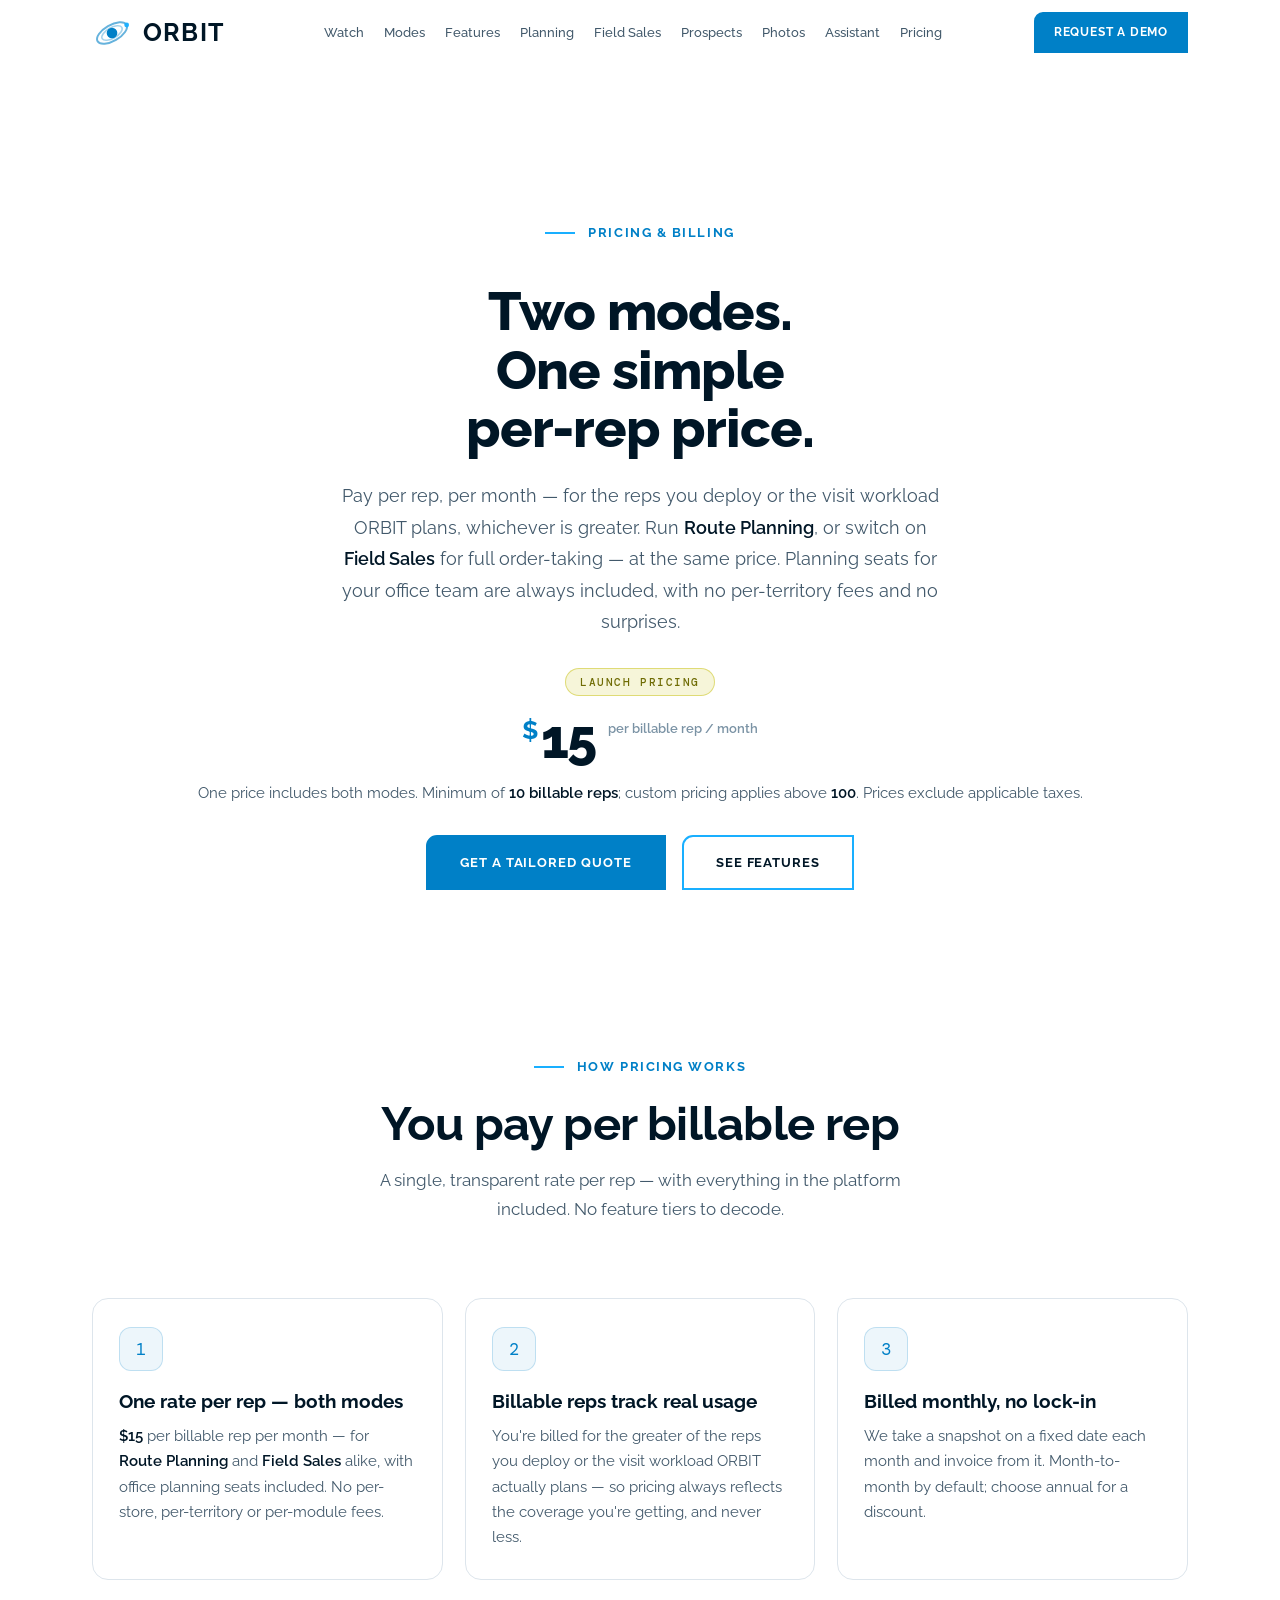
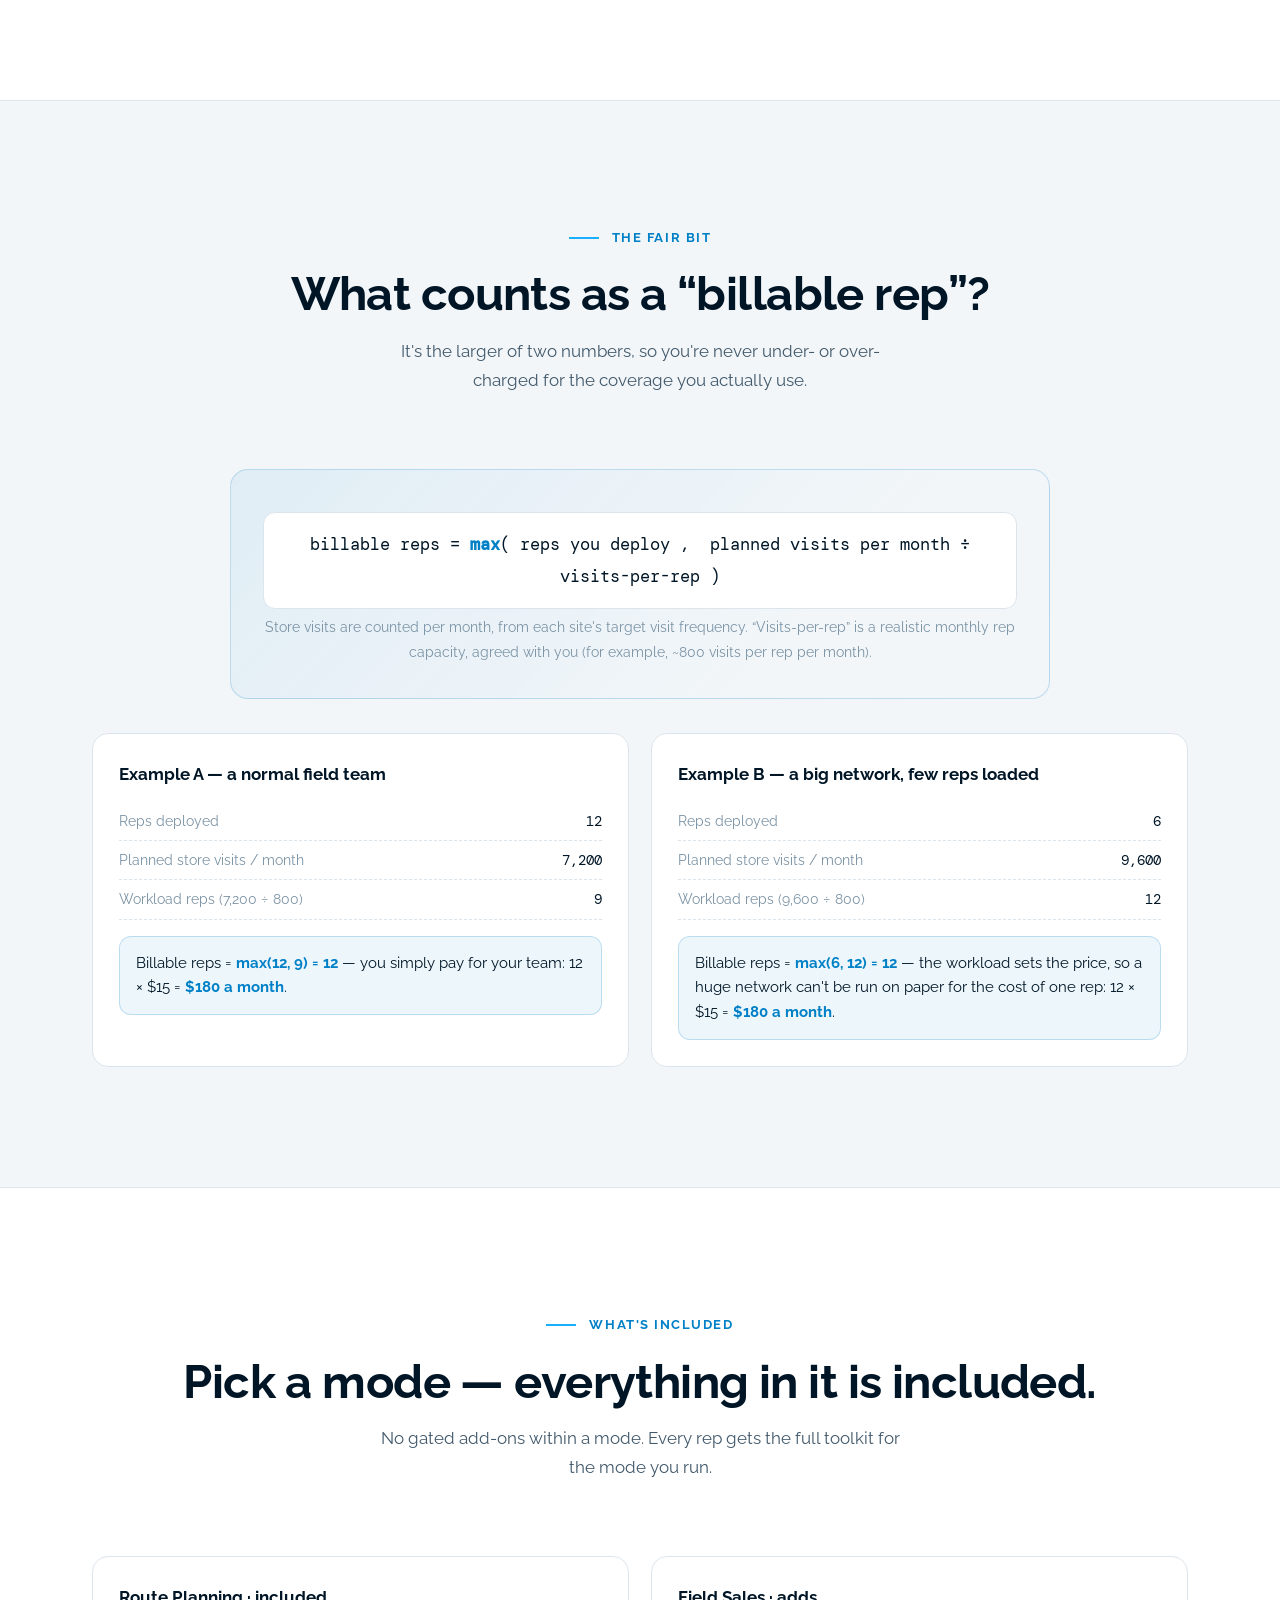
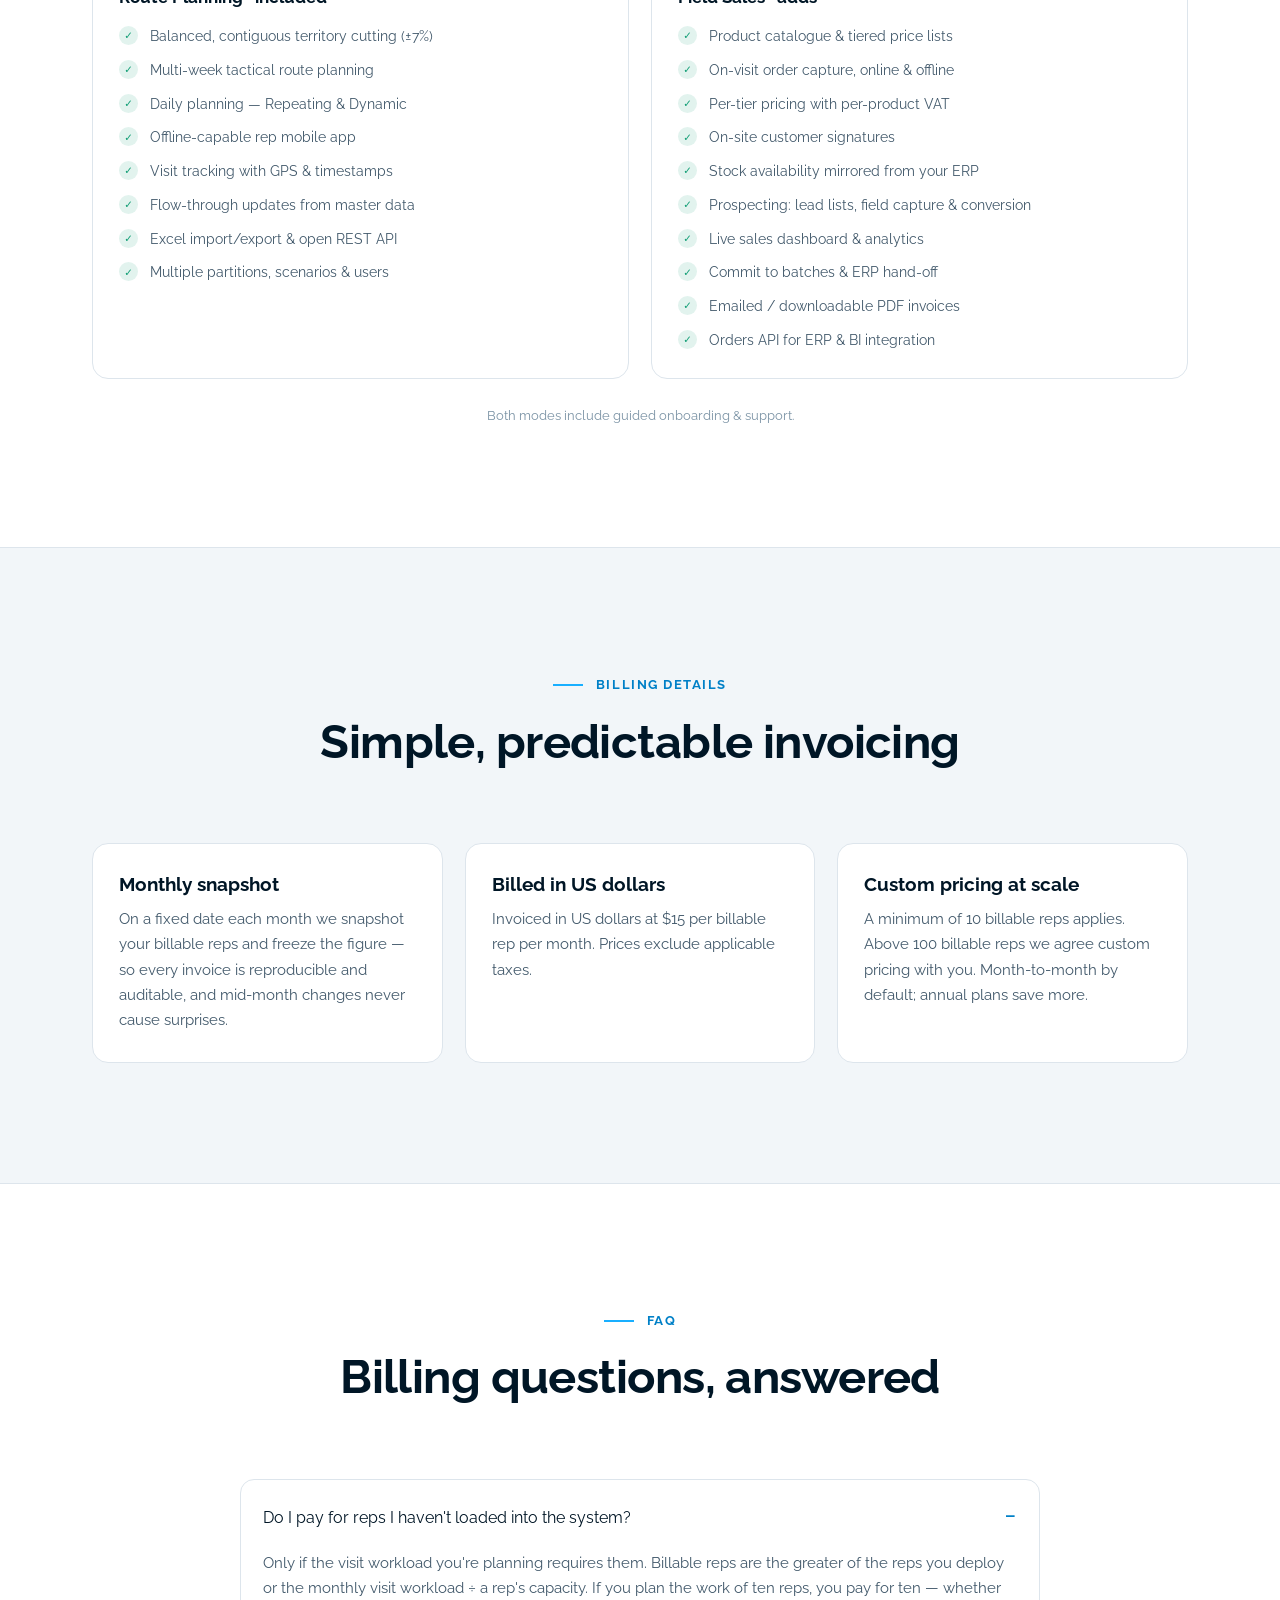
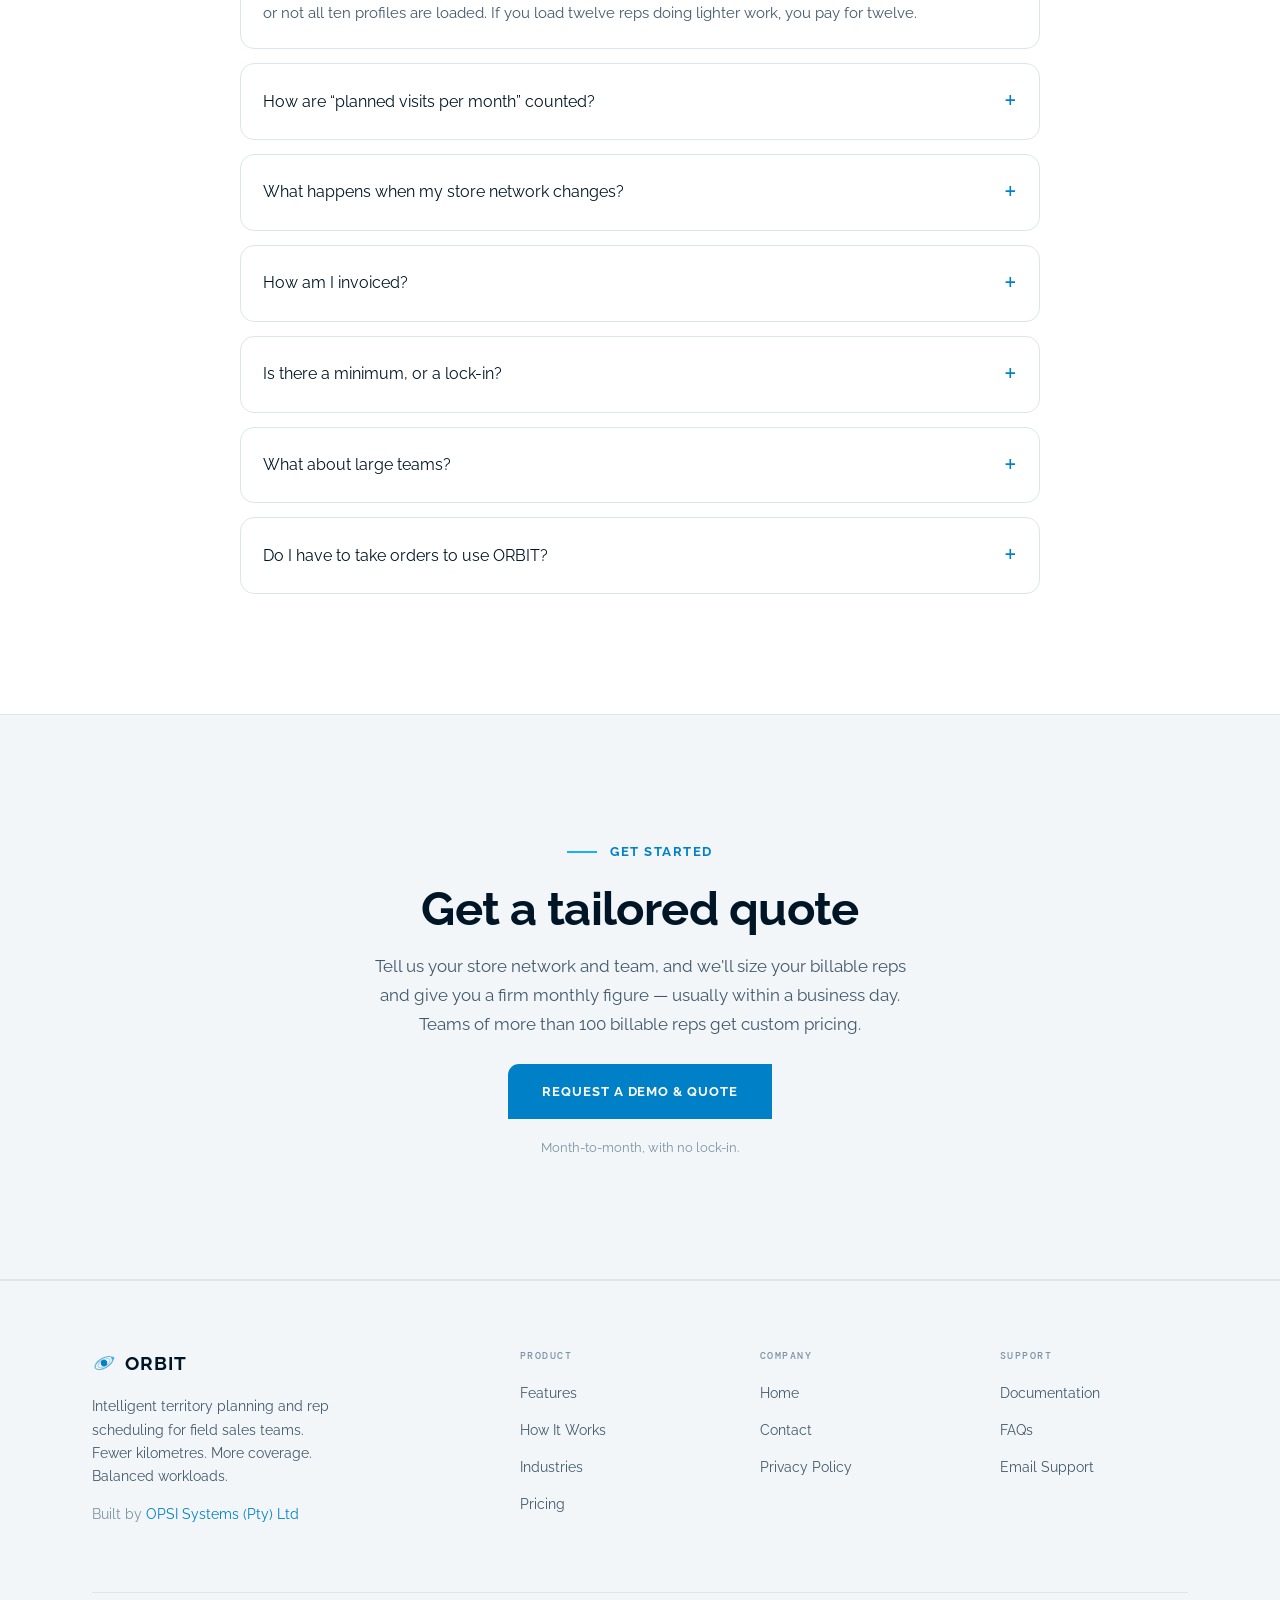
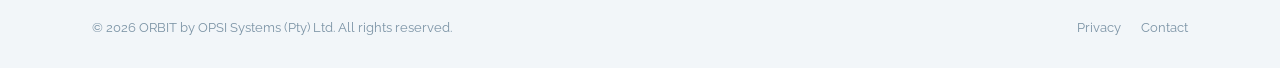
<file: billing.html>
<!DOCTYPE html>
<html lang="en">
<head>
  <meta charset="UTF-8">
  <meta name="viewport" content="width=device-width, initial-scale=1.0">
  <title>ORBIT — Pricing &amp; Billing</title>
  <meta name="description" content="ORBIT costs $15 per billable rep per month — the same price for Route Planning and Field Sales. Billable reps are the reps you deploy or the visit workload ORBIT plans, whichever is greater. Custom pricing above 100 billable reps. Billed monthly, no lock-in.">
  <link rel="preconnect" href="https://fonts.googleapis.com">
  <link rel="preconnect" href="https://fonts.gstatic.com" crossorigin>
  <link href="https://fonts.googleapis.com/css2?family=Raleway:ital,wght@0,300;0,400;0,500;0,600;0,700;0,800;1,400;1,600&family=DM+Mono:wght@400;500&display=swap" rel="stylesheet">
  <link rel="icon" href="/favicon.svg" type="image/svg+xml">
  <link rel="icon" href="/favicon-32.png" sizes="32x32" type="image/png">
  <link rel="icon" href="/favicon-16.png" sizes="16x16" type="image/png">
  <link rel="apple-touch-icon" href="/apple-touch-icon.png" sizes="180x180">
  <meta name="theme-color" content="#001626">
  <link rel="stylesheet" href="style.css">
  <style>
    /* Billing-page-specific pieces, on the site's tokens. */
    .bill-hero { padding:150px 0 40px; text-align:center; }
    .bill-hero h1 { font-family:var(--serif); font-weight:800; font-size:clamp(2.1rem,5vw,3.4rem); line-height:1.08; letter-spacing:-0.02em; color:var(--text); margin:18px auto 0; max-width:14ch; }
    .bill-hero .lead { max-width:600px; margin:22px auto 30px; font-size:1.12rem; line-height:1.76; color:var(--text-2); }
    .bill-hero .btn { margin:0 6px; }

    .bill-grid3 { display:grid; grid-template-columns:repeat(3,1fr); gap:22px; }
    .bill-cardc { background:var(--card,#fff); border:1px solid var(--border,#dde5ec); border-radius:16px; padding:28px 26px; }
    .bill-cardc h3 { font-family:var(--serif); font-size:1.18rem; color:var(--text); margin-bottom:10px; }
    .bill-cardc p { font-size:0.94rem; }
    .bill-num { width:44px; height:44px; border-radius:12px; background:var(--a-pale,#eaf4fb); border:1px solid rgba(0,128,199,0.2); color:var(--accent); font-family:var(--mono); display:flex; align-items:center; justify-content:center; margin-bottom:18px; font-size:1.05rem; }

    /* The billable-rep formula callout */
    .bill-formula { background:linear-gradient(135deg, var(--a-pale,#eaf4fb), transparent 70%); border:1px solid rgba(0,128,199,0.22); border-radius:18px; padding:34px 32px; text-align:center; margin:0 auto; max-width:820px; }
    .bill-formula .eq { font-family:var(--mono); font-size:1.05rem; color:var(--text); background:#fff; border:1px solid var(--border,#dde5ec); border-radius:12px; padding:16px 20px; display:inline-block; margin:8px 0 6px; line-height:1.9; }
    .bill-formula .eq b { color:var(--accent); }
    .bill-formula .sub { font-size:0.9rem; color:var(--text-3); }

    /* Worked example */
    .ex-grid { display:grid; grid-template-columns:1fr 1fr; gap:22px; margin-top:34px; }
    .ex-card { background:var(--card,#fff); border:1px solid var(--border,#dde5ec); border-radius:16px; padding:26px; }
    .ex-card h4 { font-family:var(--serif); font-size:1.05rem; color:var(--text); margin-bottom:14px; }
    .ex-row { display:flex; justify-content:space-between; gap:12px; padding:7px 0; border-bottom:1px dashed var(--border,#dde5ec); font-size:0.9rem; }
    .ex-row span:first-child { color:var(--text-3); }
    .ex-row span:last-child { color:var(--text); font-family:var(--mono); }
    .ex-out { margin-top:16px; padding:14px 16px; border-radius:12px; background:var(--a-pale,#eaf4fb); border:1px solid rgba(0,128,199,0.22); font-size:0.92rem; color:var(--text); }
    .ex-out b { color:var(--accent); }

    /* Included list on two columns */
    .bill-incl { display:grid; grid-template-columns:1fr 1fr; gap:11px 40px; max-width:820px; margin:0 auto; }

    /* FAQ */
    .faq { max-width:800px; margin:0 auto; display:flex; flex-direction:column; gap:14px; }
    .faq details { background:var(--card,#fff); border:1px solid var(--border,#dde5ec); border-radius:14px; padding:4px 22px; }
    .faq summary { cursor:pointer; font-family:var(--serif); font-size:1.02rem; color:var(--text); padding:16px 0; list-style:none; display:flex; justify-content:space-between; align-items:center; }
    .faq summary::-webkit-details-marker { display:none; }
    .faq summary::after { content:'+'; color:var(--accent); font-family:var(--mono); font-size:1.3rem; }
    .faq details[open] summary::after { content:'–'; }
    .faq p { padding:0 0 18px; font-size:0.93rem; margin:0; }

    .bill-cta { text-align:center; }
    .bill-cta .p-note { margin-top:18px; }

    @media (max-width:860px){
      .bill-grid3, .ex-grid, .bill-incl { grid-template-columns:1fr; }
    }
  </style>
</head>
<body>

<!-- ── NAVIGATION ── -->
<nav id="nav">
  <div class="nav-in">
    <a class="logo" href="index.html" aria-label="ORBIT home">
      <svg width="28" height="28" viewBox="0 0 30 30" fill="none" aria-hidden="true">
        <circle cx="15" cy="15" r="4" fill="#0080c7"/>
        <ellipse cx="15" cy="15" rx="12.5" ry="6" stroke="#0080c7" stroke-width="1.5" fill="none" opacity="0.6" transform="rotate(-30 15 15)"/>
        <ellipse cx="15" cy="15" rx="8.5" ry="4" stroke="#0080c7" stroke-width="1.2" fill="none" opacity="0.35" transform="rotate(-30 15 15)"/>
        <circle cx="26" cy="9" r="1.8" fill="#19afff" opacity="0.95"/>
      </svg>
      ORBIT
    </a>
    <ul class="nav-links">
      <li><a href="index.html#videos">Watch</a></li>
      <li><a href="index.html#editions">Modes</a></li>
      <li><a href="index.html#features">Features</a></li>
      <li><a href="index.html#daily">Planning</a></li>
      <li><a href="index.html#sfa">Field Sales</a></li>
      <li><a href="index.html#prospects">Prospects</a></li>
      <li><a href="index.html#evidence">Photos</a></li>
      <li><a href="index.html#assistant">Assistant</a></li>
      <li><a href="billing.html">Pricing</a></li>
    </ul>
    <div class="nav-right">
      <a href="index.html#demo" class="btn btn-primary btn-nav">Request a Demo</a>
    </div>
  </div>
</nav>

<!-- ── HERO ── -->
<section class="bill-hero">
  <div class="container">
    <div><span class="pill">Pricing &amp; Billing</span></div>
    <h1>Two modes. One simple per-rep price.</h1>
    <p class="lead">Pay per rep, per month — for the reps you deploy or the visit workload ORBIT plans, whichever is greater. Run <strong>Route Planning</strong>, or switch on <strong>Field Sales</strong> for full order-taking — at the same price. Planning seats for your office team are always included, with no per-territory fees and no surprises.</p>
    <div class="p-launch f"><span>Launch pricing</span></div>
    <div class="p-price f">
      <div class="p-amt"><span class="p-cur">$</span>15<span class="p-per">per billable rep / month</span></div>
    </div>
    <p class="p-note p-big f">One price includes both modes. Minimum of <strong>10 billable reps</strong>; custom pricing applies above <strong>100</strong>. Prices exclude applicable taxes.</p>
    <div>
      <a href="index.html#demo" class="btn btn-primary btn-lg">Get a Tailored Quote</a>
      <a href="index.html#features" class="btn btn-ghost btn-lg">See Features</a>
    </div>
  </div>
</section>

<!-- ── THE MODEL ── -->
<section id="model">
  <div class="container">
    <div class="sh f">
      <span class="pill">How Pricing Works</span>
      <h2>You pay per billable rep</h2>
      <p>A single, transparent rate per rep — with everything in the platform included. No feature tiers to decode.</p>
    </div>
    <div class="bill-grid3">
      <div class="bill-cardc f">
        <div class="bill-num">1</div>
        <h3>One rate per rep — both modes</h3>
        <p><strong>$15</strong> per billable rep per month — for <strong>Route Planning</strong> and <strong>Field Sales</strong> alike, with office planning seats included. No per-store, per-territory or per-module fees.</p>
      </div>
      <div class="bill-cardc f d1">
        <div class="bill-num">2</div>
        <h3>Billable reps track real usage</h3>
        <p>You're billed for the greater of the reps you deploy or the visit workload ORBIT actually plans — so pricing always reflects the coverage you're getting, and never less.</p>
      </div>
      <div class="bill-cardc f d2">
        <div class="bill-num">3</div>
        <h3>Billed monthly, no lock-in</h3>
        <p>We take a snapshot on a fixed date each month and invoice from it. Month-to-month by default; choose annual for a discount.</p>
      </div>
    </div>
  </div>
</section>

<!-- ── WHAT'S A BILLABLE REP ── -->
<section class="alt" id="billable">
  <div class="container">
    <div class="sh f">
      <span class="pill">The Fair Bit</span>
      <h2>What counts as a “billable rep”?</h2>
      <p>It's the larger of two numbers, so you're never under- or over-charged for the coverage you actually use.</p>
    </div>

    <div class="bill-formula f">
      <div class="eq">
        billable reps = <b>max</b>(&nbsp;reps you deploy&nbsp;,&nbsp; planned visits per month ÷ visits-per-rep&nbsp;)
      </div>
      <div class="sub">Store visits are counted per month, from each site's target visit frequency. “Visits-per-rep” is a realistic monthly rep capacity, agreed with you (for example, ~800 visits per rep per month).</div>
    </div>

    <div class="ex-grid">
      <div class="ex-card f">
        <h4>Example A — a normal field team</h4>
        <div class="ex-row"><span>Reps deployed</span><span>12</span></div>
        <div class="ex-row"><span>Planned store visits / month</span><span>7,200</span></div>
        <div class="ex-row"><span>Workload reps (7,200 ÷ 800)</span><span>9</span></div>
        <div class="ex-out">Billable reps = <b>max(12, 9) = 12</b> — you simply pay for your team: 12 × $15 = <b>$180 a month</b>.</div>
      </div>
      <div class="ex-card f d1">
        <h4>Example B — a big network, few reps loaded</h4>
        <div class="ex-row"><span>Reps deployed</span><span>6</span></div>
        <div class="ex-row"><span>Planned store visits / month</span><span>9,600</span></div>
        <div class="ex-row"><span>Workload reps (9,600 ÷ 800)</span><span>12</span></div>
        <div class="ex-out">Billable reps = <b>max(6, 12) = 12</b> — the workload sets the price, so a huge network can't be run on paper for the cost of one rep: 12 × $15 = <b>$180 a month</b>.</div>
      </div>
    </div>
  </div>
</section>

<!-- ── WHAT'S INCLUDED ── -->
<section id="included">
  <div class="container">
    <div class="sh f">
      <span class="pill">What's Included</span>
      <h2>Pick a mode — everything in it is included.</h2>
      <p>No gated add-ons within a mode. Every rep gets the full toolkit for the mode you run.</p>
    </div>
    <div class="ex-grid f">
      <div class="ex-card">
        <h4>Route Planning · included</h4>
        <ul class="checks">
          <li>Balanced, contiguous territory cutting (±7%)</li>
          <li>Multi-week tactical route planning</li>
          <li>Daily planning — Repeating &amp; Dynamic</li>
          <li>Offline-capable rep mobile app</li>
          <li>Visit tracking with GPS &amp; timestamps</li>
          <li>Flow-through updates from master data</li>
          <li>Excel import/export &amp; open REST API</li>
          <li>Multiple partitions, scenarios &amp; users</li>
        </ul>
      </div>
      <div class="ex-card">
        <h4>Field Sales · adds</h4>
        <ul class="checks">
          <li>Product catalogue &amp; tiered price lists</li>
          <li>On-visit order capture, online &amp; offline</li>
          <li>Per-tier pricing with per-product VAT</li>
          <li>On-site customer signatures</li>
          <li>Stock availability mirrored from your ERP</li>
          <li>Prospecting: lead lists, field capture &amp; conversion</li>
          <li>Live sales dashboard &amp; analytics</li>
          <li>Commit to batches &amp; ERP hand-off</li>
          <li>Emailed / downloadable PDF invoices</li>
          <li>Orders API for ERP &amp; BI integration</li>
        </ul>
      </div>
    </div>
    <p class="p-note f" style="margin-top:26px">Both modes include guided onboarding &amp; support.</p>
  </div>
</section>

<!-- ── BILLING DETAILS ── -->
<section class="alt" id="details">
  <div class="container">
    <div class="sh f">
      <span class="pill">Billing Details</span>
      <h2>Simple, predictable invoicing</h2>
    </div>
    <div class="bill-grid3">
      <div class="bill-cardc f">
        <h3>Monthly snapshot</h3>
        <p>On a fixed date each month we snapshot your billable reps and freeze the figure — so every invoice is reproducible and auditable, and mid-month changes never cause surprises.</p>
      </div>
      <div class="bill-cardc f d1">
        <h3>Billed in US dollars</h3>
        <p>Invoiced in US dollars at $15 per billable rep per month. Prices exclude applicable taxes.</p>
      </div>
      <div class="bill-cardc f d2">
        <h3>Custom pricing at scale</h3>
        <p>A minimum of 10 billable reps applies. Above 100 billable reps we agree custom pricing with you. Month-to-month by default; annual plans save more.</p>
      </div>
    </div>
  </div>
</section>

<!-- ── FAQ ── -->
<section id="faq">
  <div class="container">
    <div class="sh f">
      <span class="pill">FAQ</span>
      <h2>Billing questions, answered</h2>
    </div>
    <div class="faq f">
      <details open>
        <summary>Do I pay for reps I haven't loaded into the system?</summary>
        <p>Only if the visit workload you're planning requires them. Billable reps are the greater of the reps you deploy or the monthly visit workload ÷ a rep's capacity. If you plan the work of ten reps, you pay for ten — whether or not all ten profiles are loaded. If you load twelve reps doing lighter work, you pay for twelve.</p>
      </details>
      <details>
        <summary>How are “planned visits per month” counted?</summary>
        <p>Each store carries a target visit frequency. ORBIT sums those across your network and normalises them to a standard month using your partition's planning period — so a store visited weekly counts as more workload than one visited monthly.</p>
      </details>
      <details>
        <summary>What happens when my store network changes?</summary>
        <p>Your bill follows it. Because the monthly snapshot reads your live master data, adding or removing stores adjusts your billable reps at the next snapshot — up or down.</p>
      </details>
      <details>
        <summary>How am I invoiced?</summary>
        <p>We take a snapshot on a fixed date each month and invoice from it. The snapshot records your store, rep and visit counts, your billable reps and the amount — so the number on the invoice can always be traced back to your data on that day.</p>
      </details>
      <details>
        <summary>Is there a minimum, or a lock-in?</summary>
        <p>The minimum is 10 billable reps — $150 a month — so we can support you properly. Billing is month-to-month with no lock-in. Annual plans are available at a discount.</p>
      </details>
      <details>
        <summary>What about large teams?</summary>
        <p>Above 100 billable reps we apply custom pricing. Tell us your store network and team size and we'll give you a firm monthly figure.</p>
      </details>
      <details>
        <summary>Do I have to take orders to use ORBIT?</summary>
        <p>No. Route Planning is a complete product on its own — territories, routes, the rep app and visit tracking. Field Sales is an optional mode you switch on when you want reps to take orders; it adds the catalogue, tiered pricing, stock availability, order capture, signatures, prospecting and the live sales dashboard, at the same per-rep price. You can start with planning and add Field Sales later without migrating anything.</p>
      </details>
    </div>
  </div>
</section>

<!-- ── CTA ── -->
<section class="alt bill-cta" id="quote">
  <div class="container">
    <div class="sh f" style="margin-bottom:26px">
      <span class="pill">Get Started</span>
      <h2>Get a tailored quote</h2>
      <p>Tell us your store network and team, and we'll size your billable reps and give you a firm monthly figure — usually within a business day. Teams of more than 100 billable reps get custom pricing.</p>
    </div>
    <div class="f" style="text-align:center">
      <a href="index.html#demo" class="btn btn-primary btn-lg">Request a Demo &amp; Quote</a>
      <p class="p-note">Month-to-month, with no lock-in.</p>
    </div>
  </div>
</section>

<!-- ── FOOTER ── -->
<footer>
  <div class="container">
    <div class="ft-grid">
      <div class="ft-brand">
        <a class="logo" href="index.html">
          <svg width="24" height="24" viewBox="0 0 30 30" fill="none" aria-hidden="true">
            <circle cx="15" cy="15" r="4" fill="#0080c7"/>
            <ellipse cx="15" cy="15" rx="12.5" ry="6" stroke="#0080c7" stroke-width="1.5" fill="none" opacity="0.6" transform="rotate(-30 15 15)"/>
            <ellipse cx="15" cy="15" rx="8.5" ry="4" stroke="#0080c7" stroke-width="1.2" fill="none" opacity="0.35" transform="rotate(-30 15 15)"/>
            <circle cx="26" cy="9" r="1.8" fill="#19afff" opacity="0.85"/>
          </svg>
          ORBIT
        </a>
        <p>Intelligent territory planning and rep scheduling for field sales teams. Fewer kilometres. More coverage. Balanced workloads.</p>
        <p class="ft-opsi">Built by <a href="https://www.opsisystems.com" target="_blank" rel="noopener">OPSI Systems (Pty) Ltd</a></p>
      </div>
      <div class="ft-col">
        <h4>Product</h4>
        <ul>
          <li><a href="index.html#features">Features</a></li>
          <li><a href="index.html#how">How It Works</a></li>
          <li><a href="index.html#industries">Industries</a></li>
          <li><a href="billing.html">Pricing</a></li>
        </ul>
      </div>
      <div class="ft-col">
        <h4>Company</h4>
        <ul>
          <li><a href="index.html">Home</a></li>
          <li><a href="index.html#demo">Contact</a></li>
          <li><a href="privacy.html">Privacy Policy</a></li>
        </ul>
      </div>
      <div class="ft-col">
        <h4>Support</h4>
        <ul>
          <li><a href="#">Documentation</a></li>
          <li><a href="#">FAQs</a></li>
          <li><a href="mailto:info@opsi.co.za">Email Support</a></li>
        </ul>
      </div>
    </div>
    <div class="ft-bottom">
      <span>© 2026 ORBIT by OPSI Systems (Pty) Ltd. All rights reserved.</span>
      <div class="ft-legal">
        <a href="privacy.html">Privacy</a>
        <a href="index.html#demo">Contact</a>
      </div>
    </div>
  </div>
</footer>

<script src="script.js"></script>
</body>
</html>
</file>
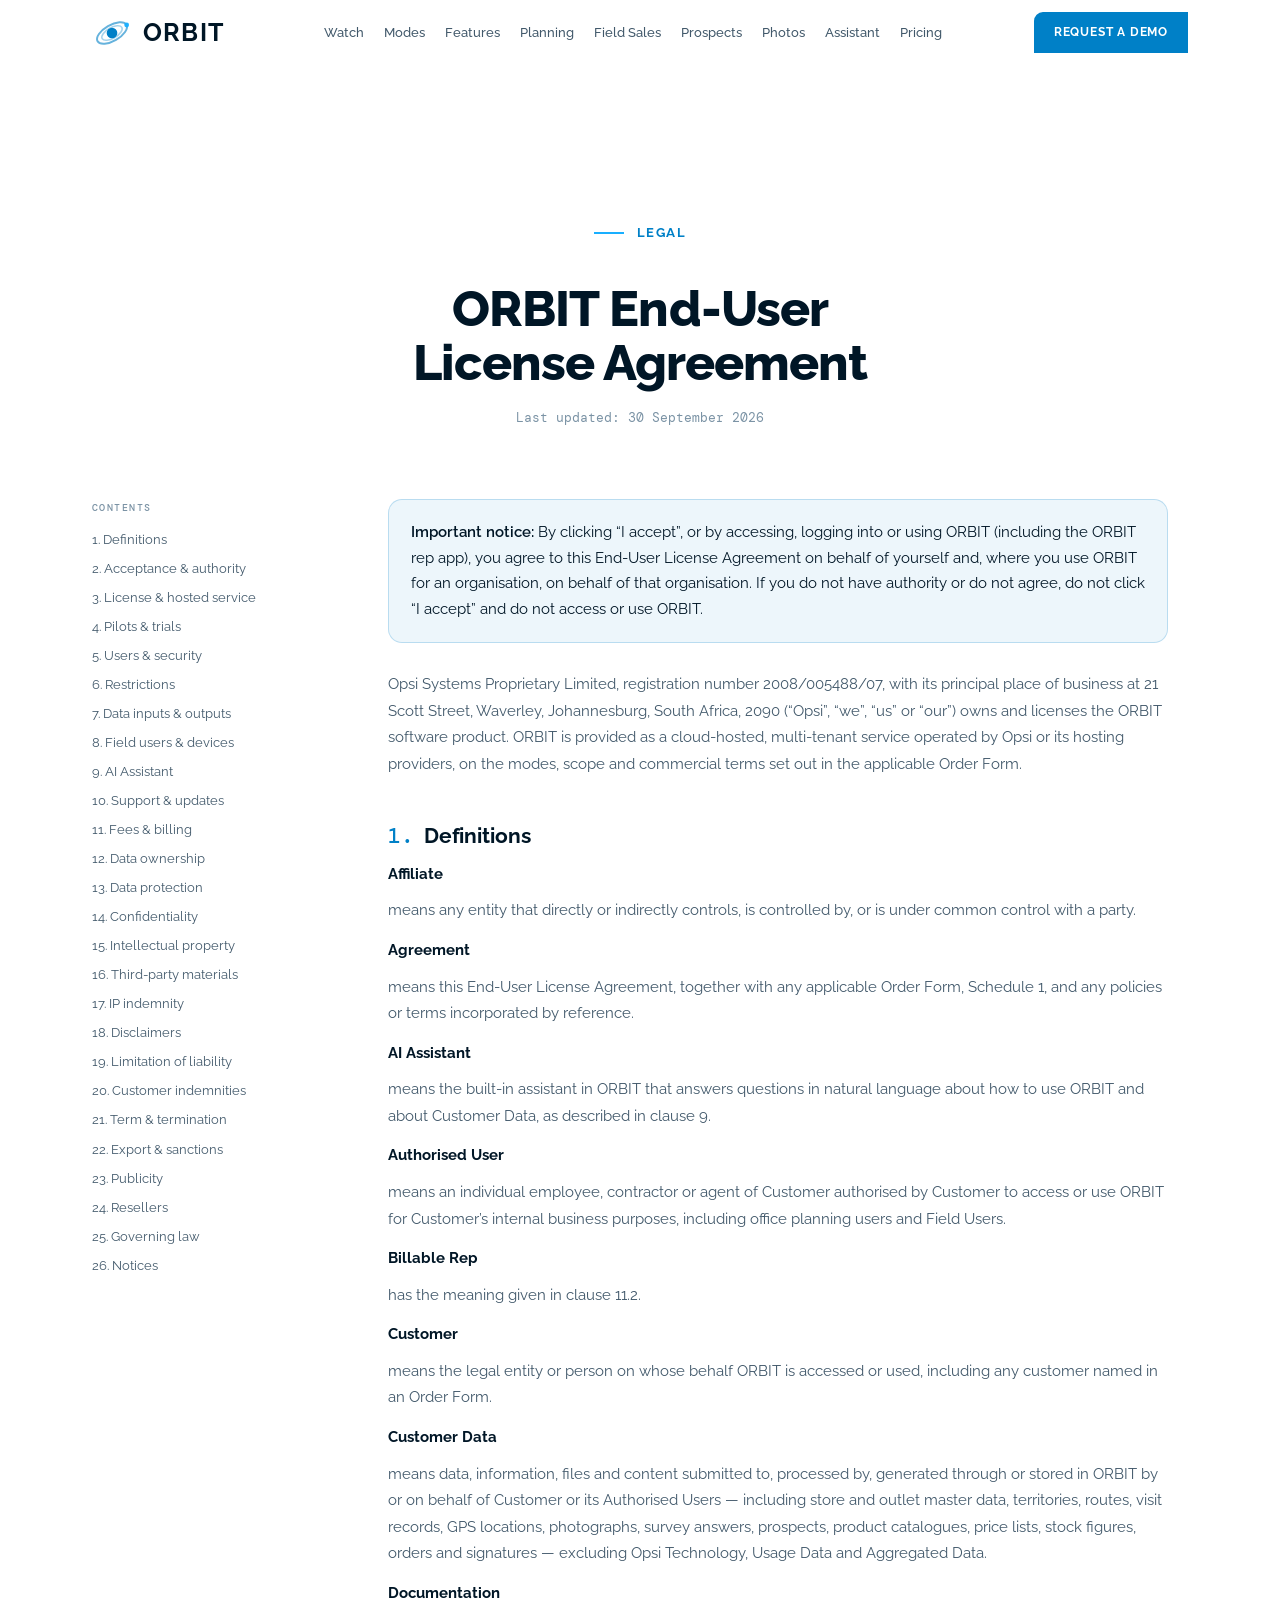
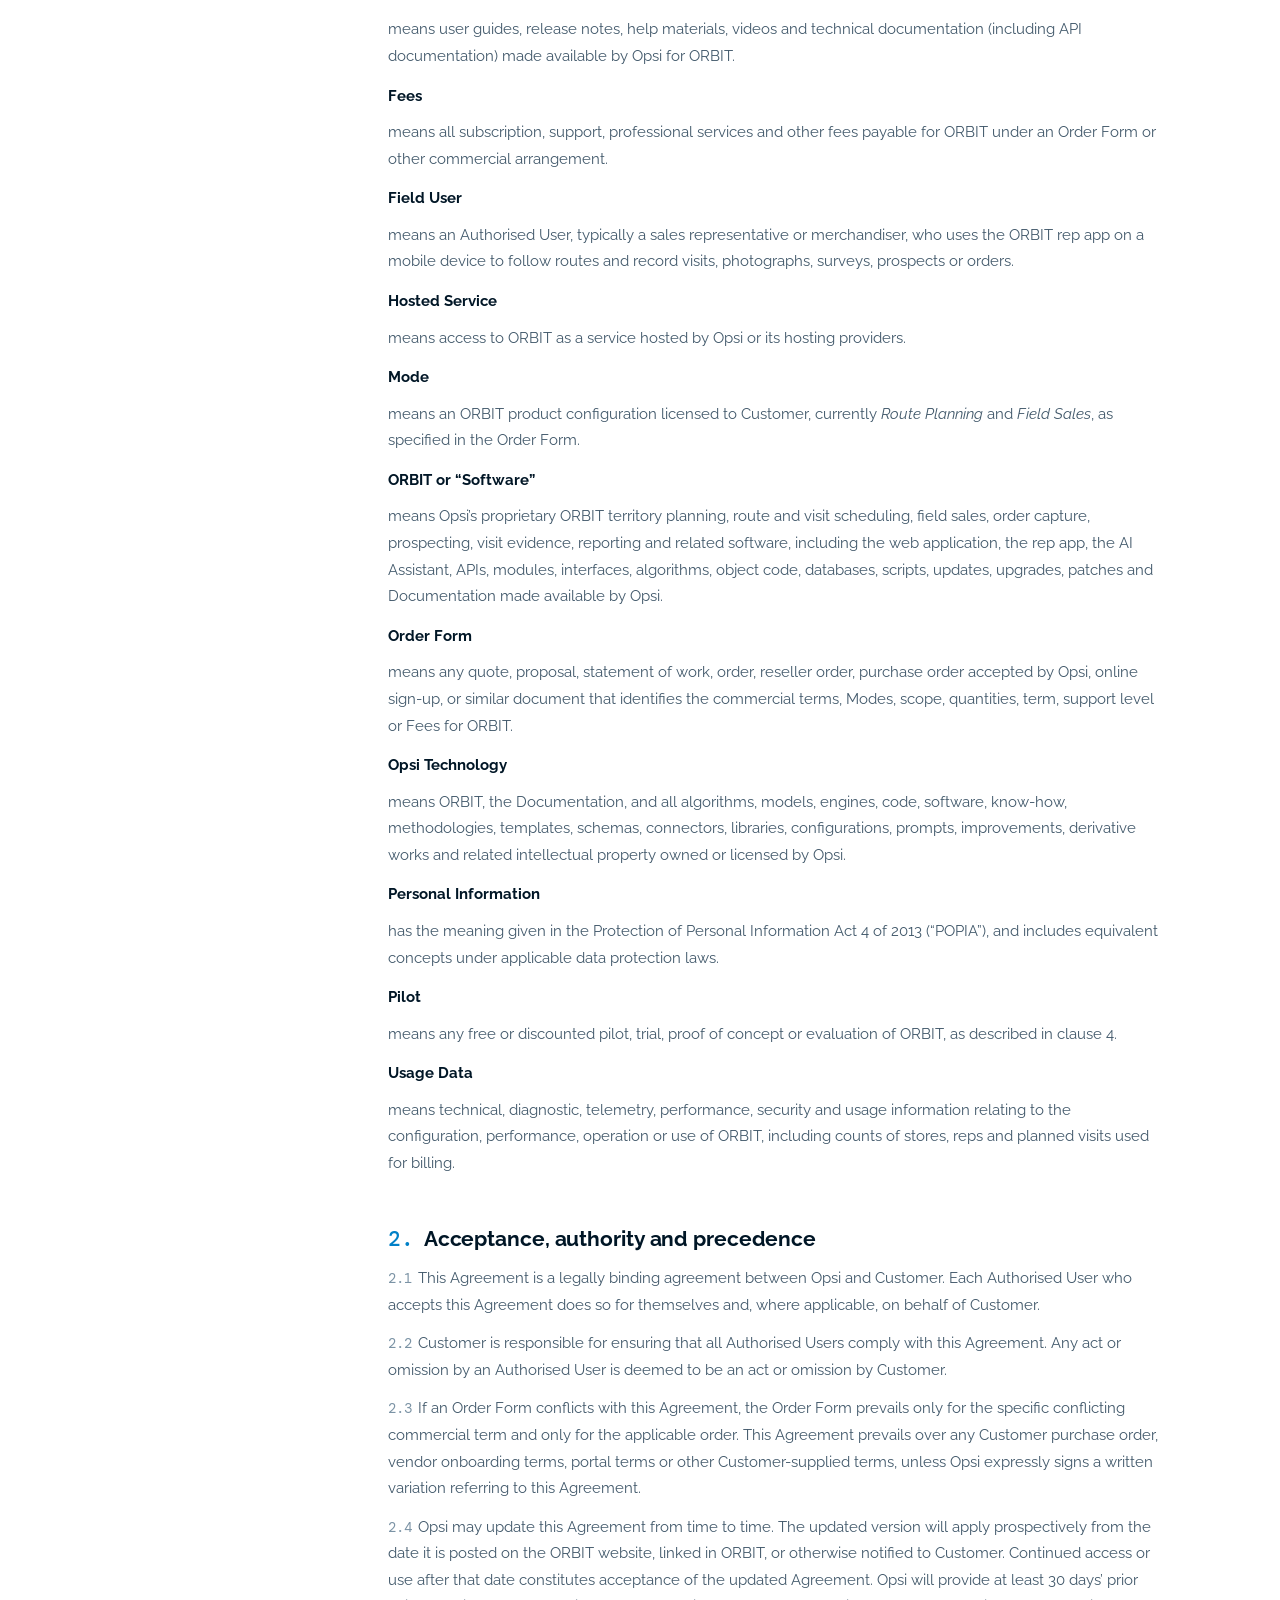
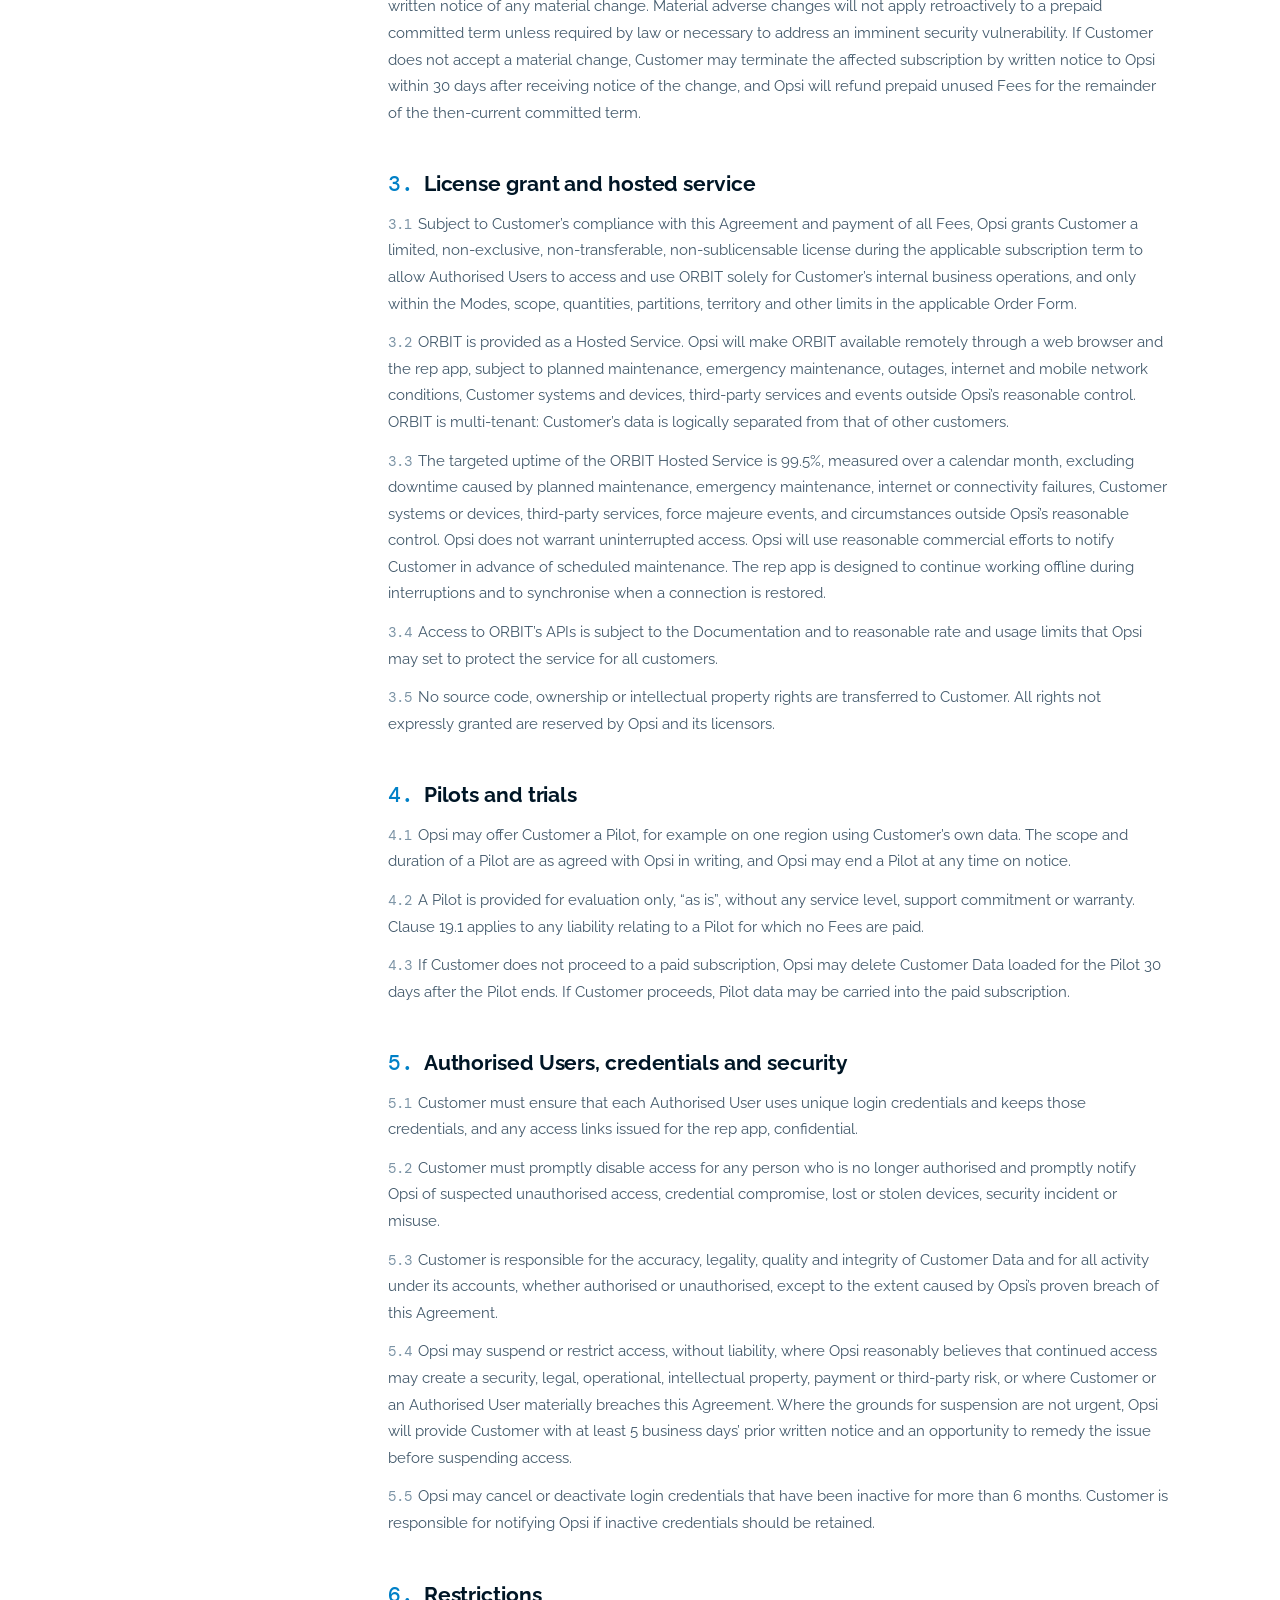
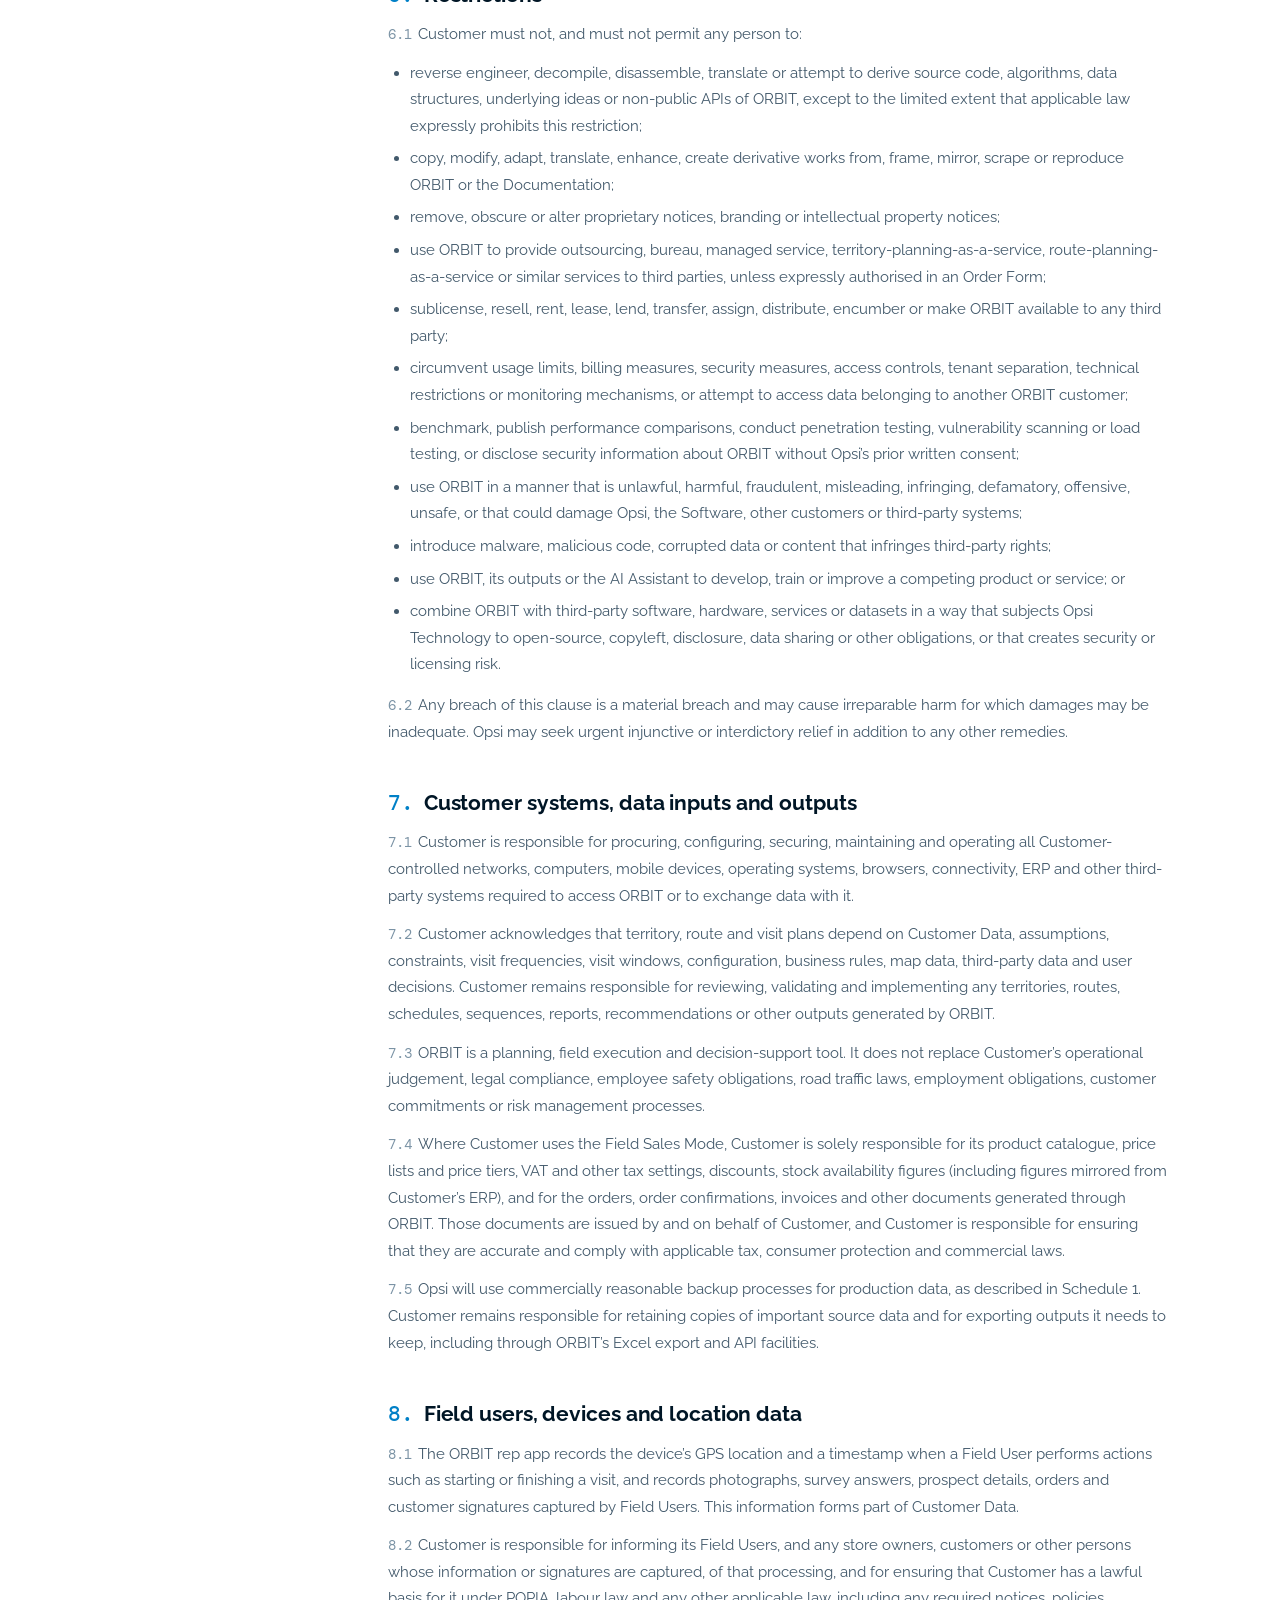
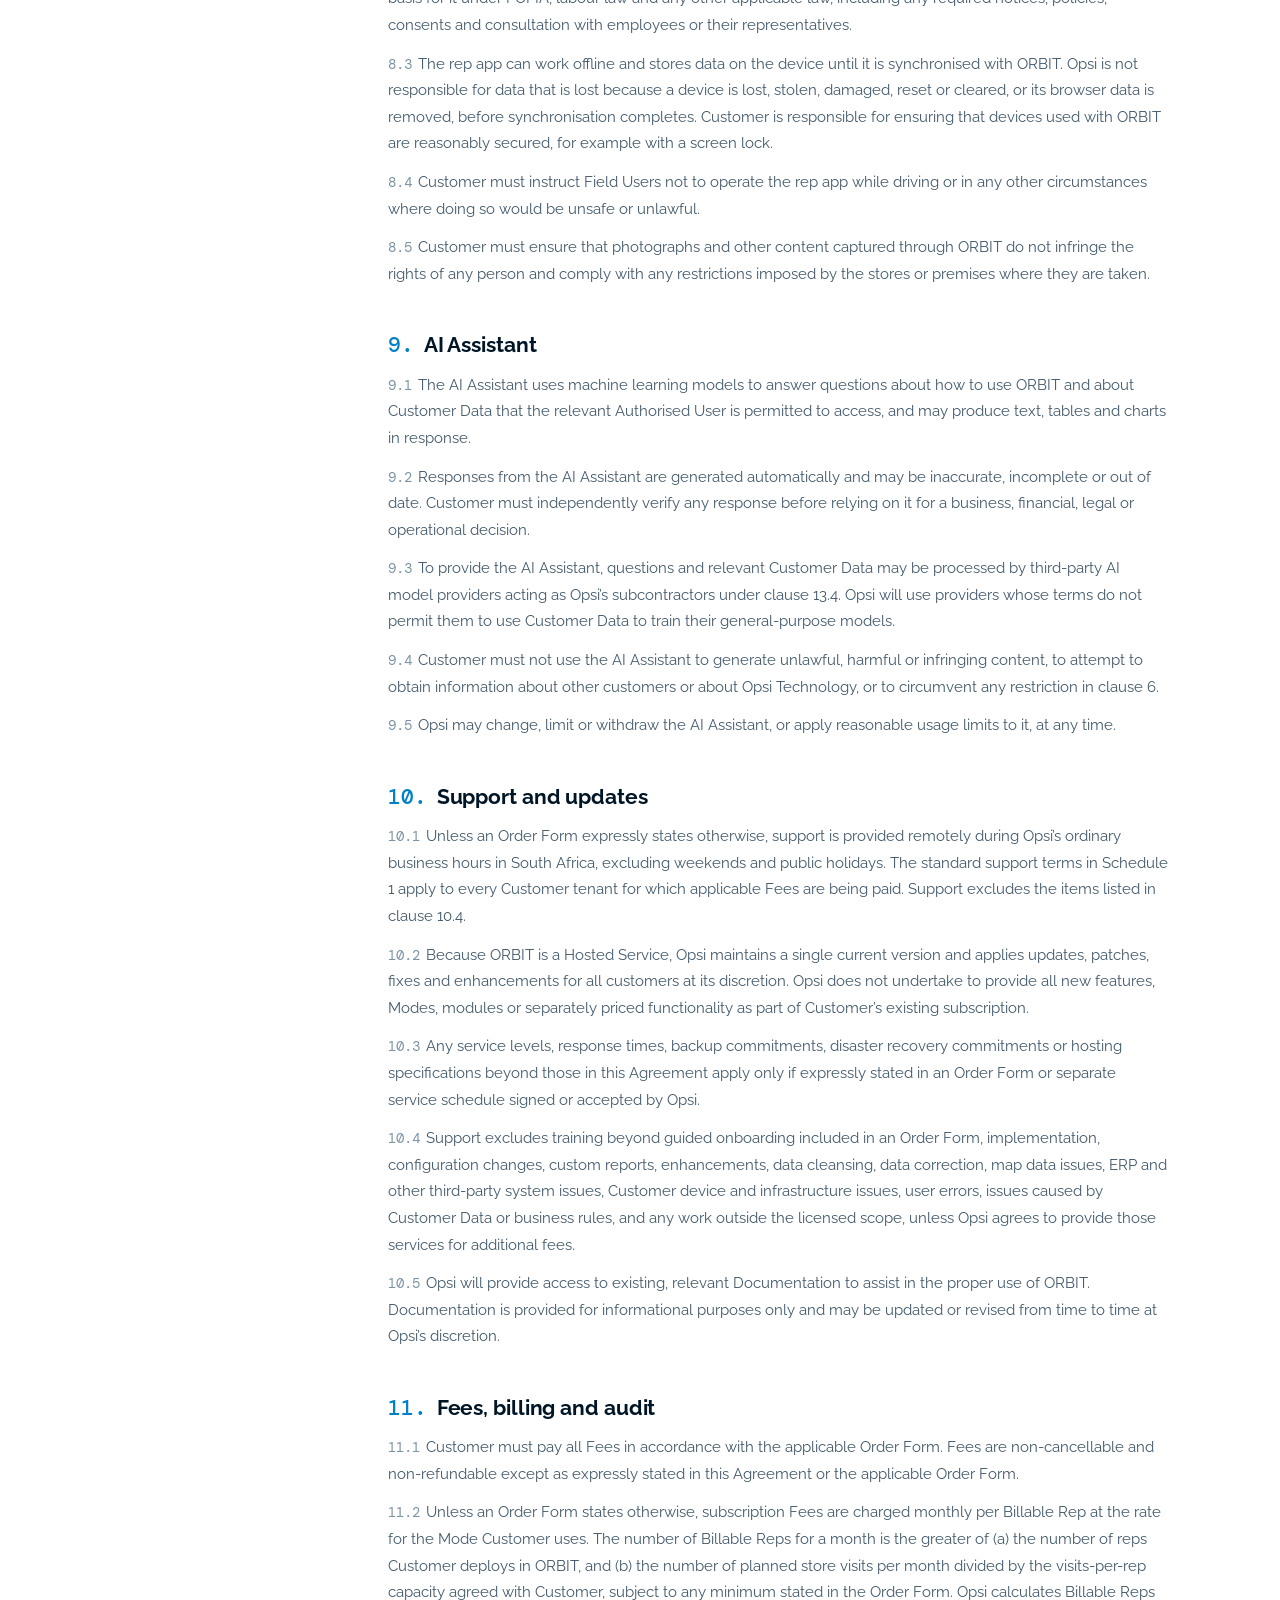
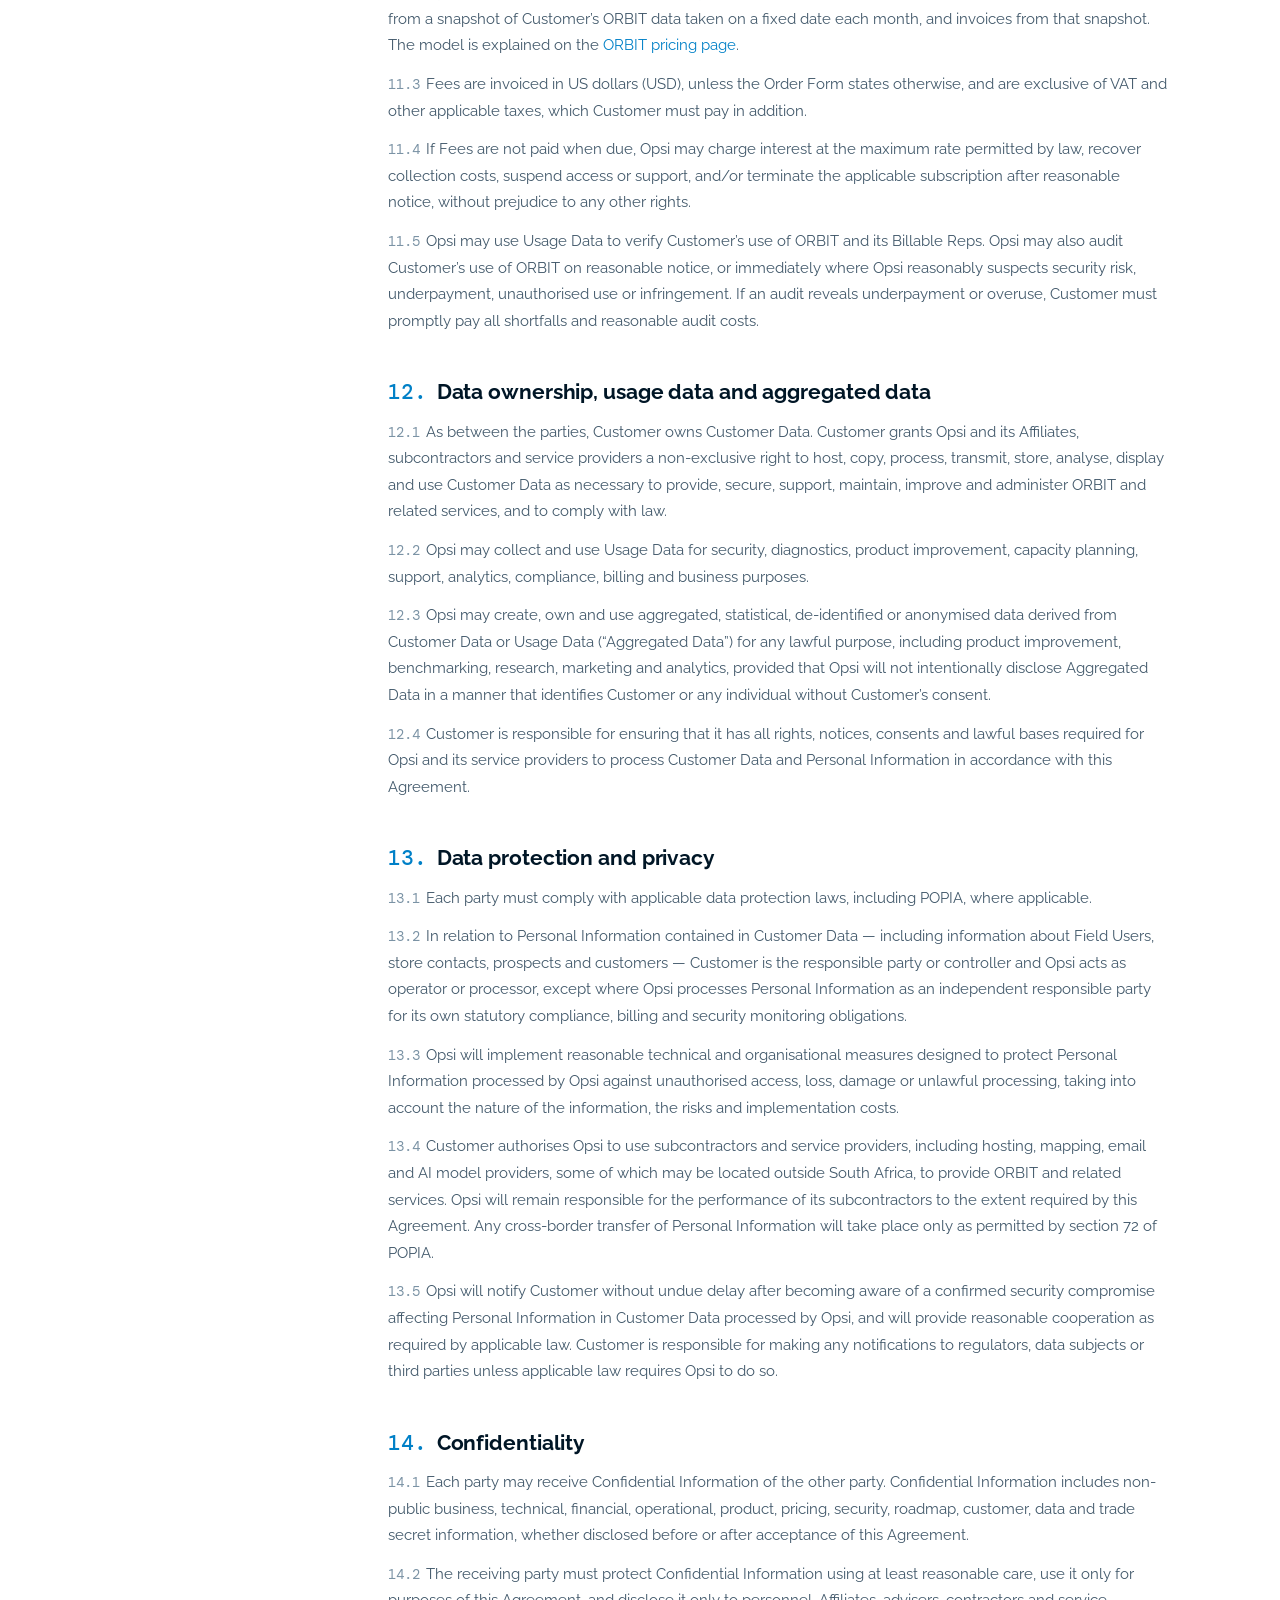
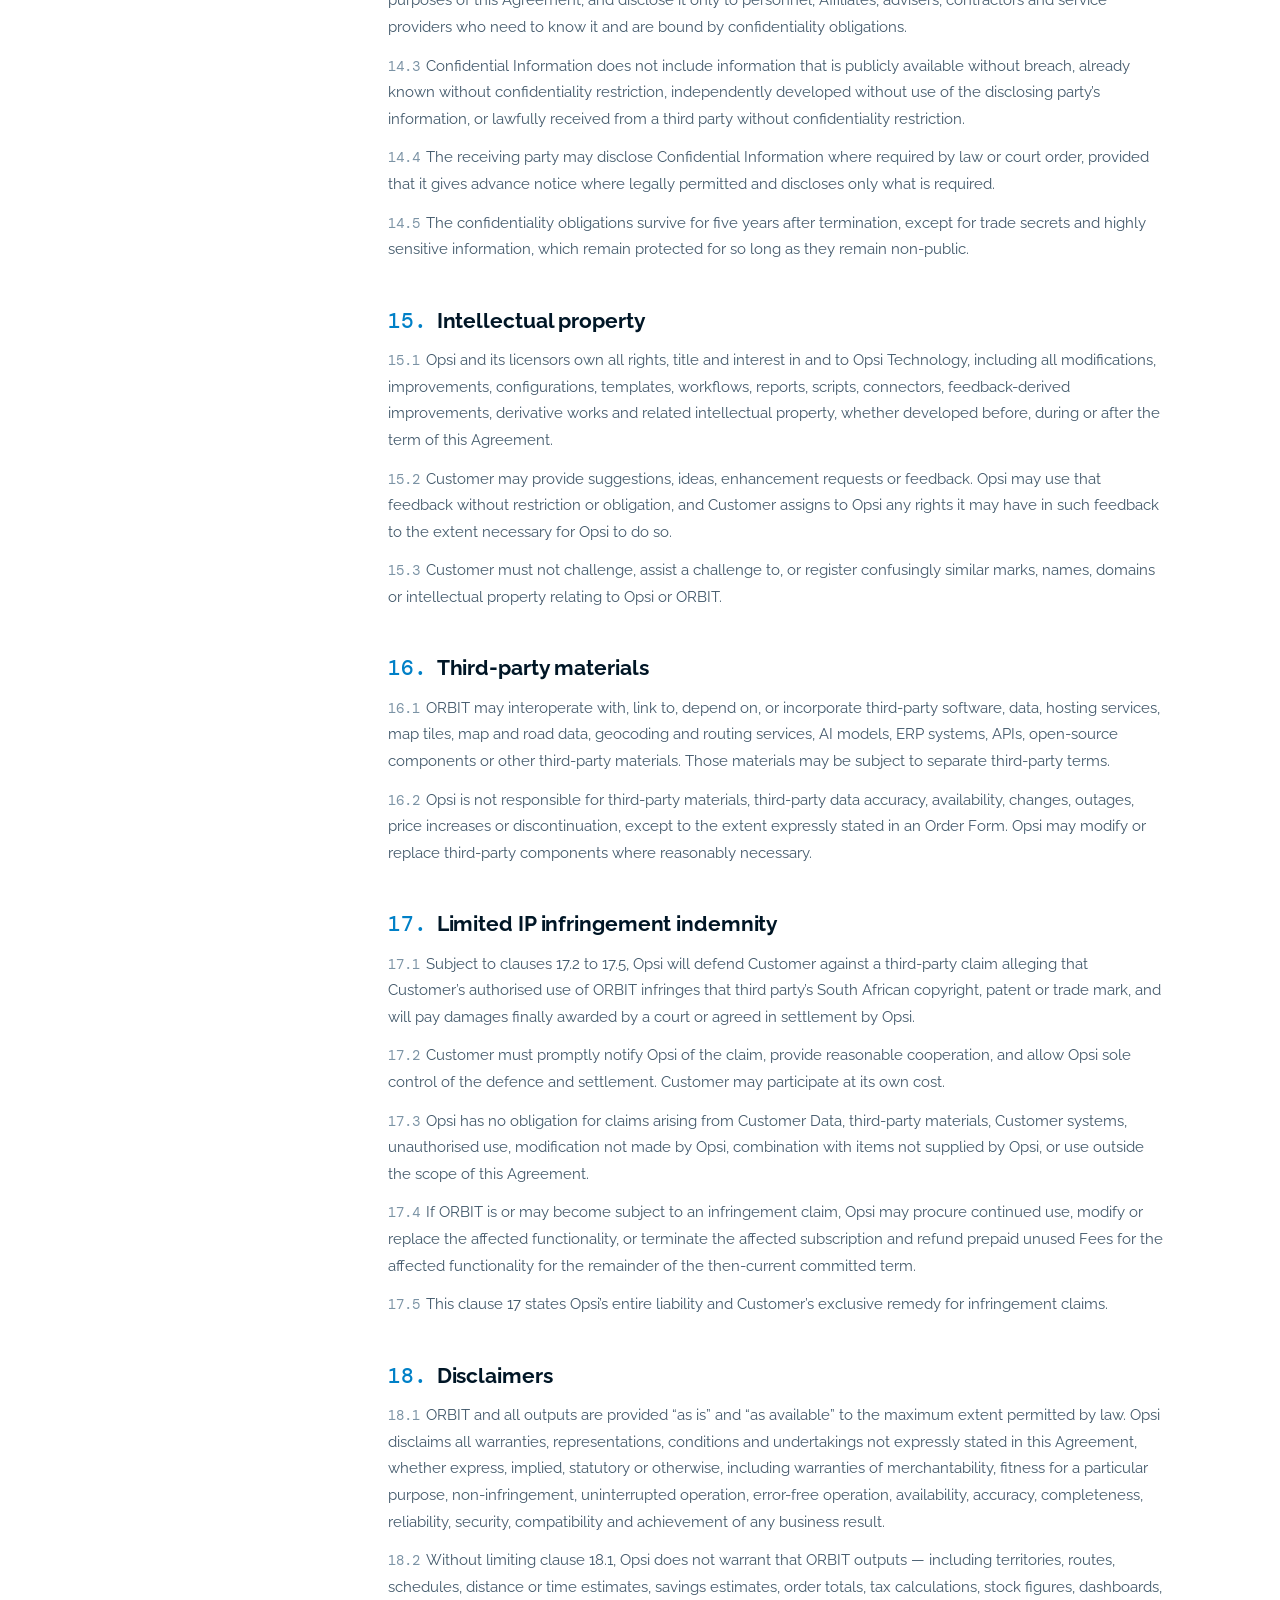
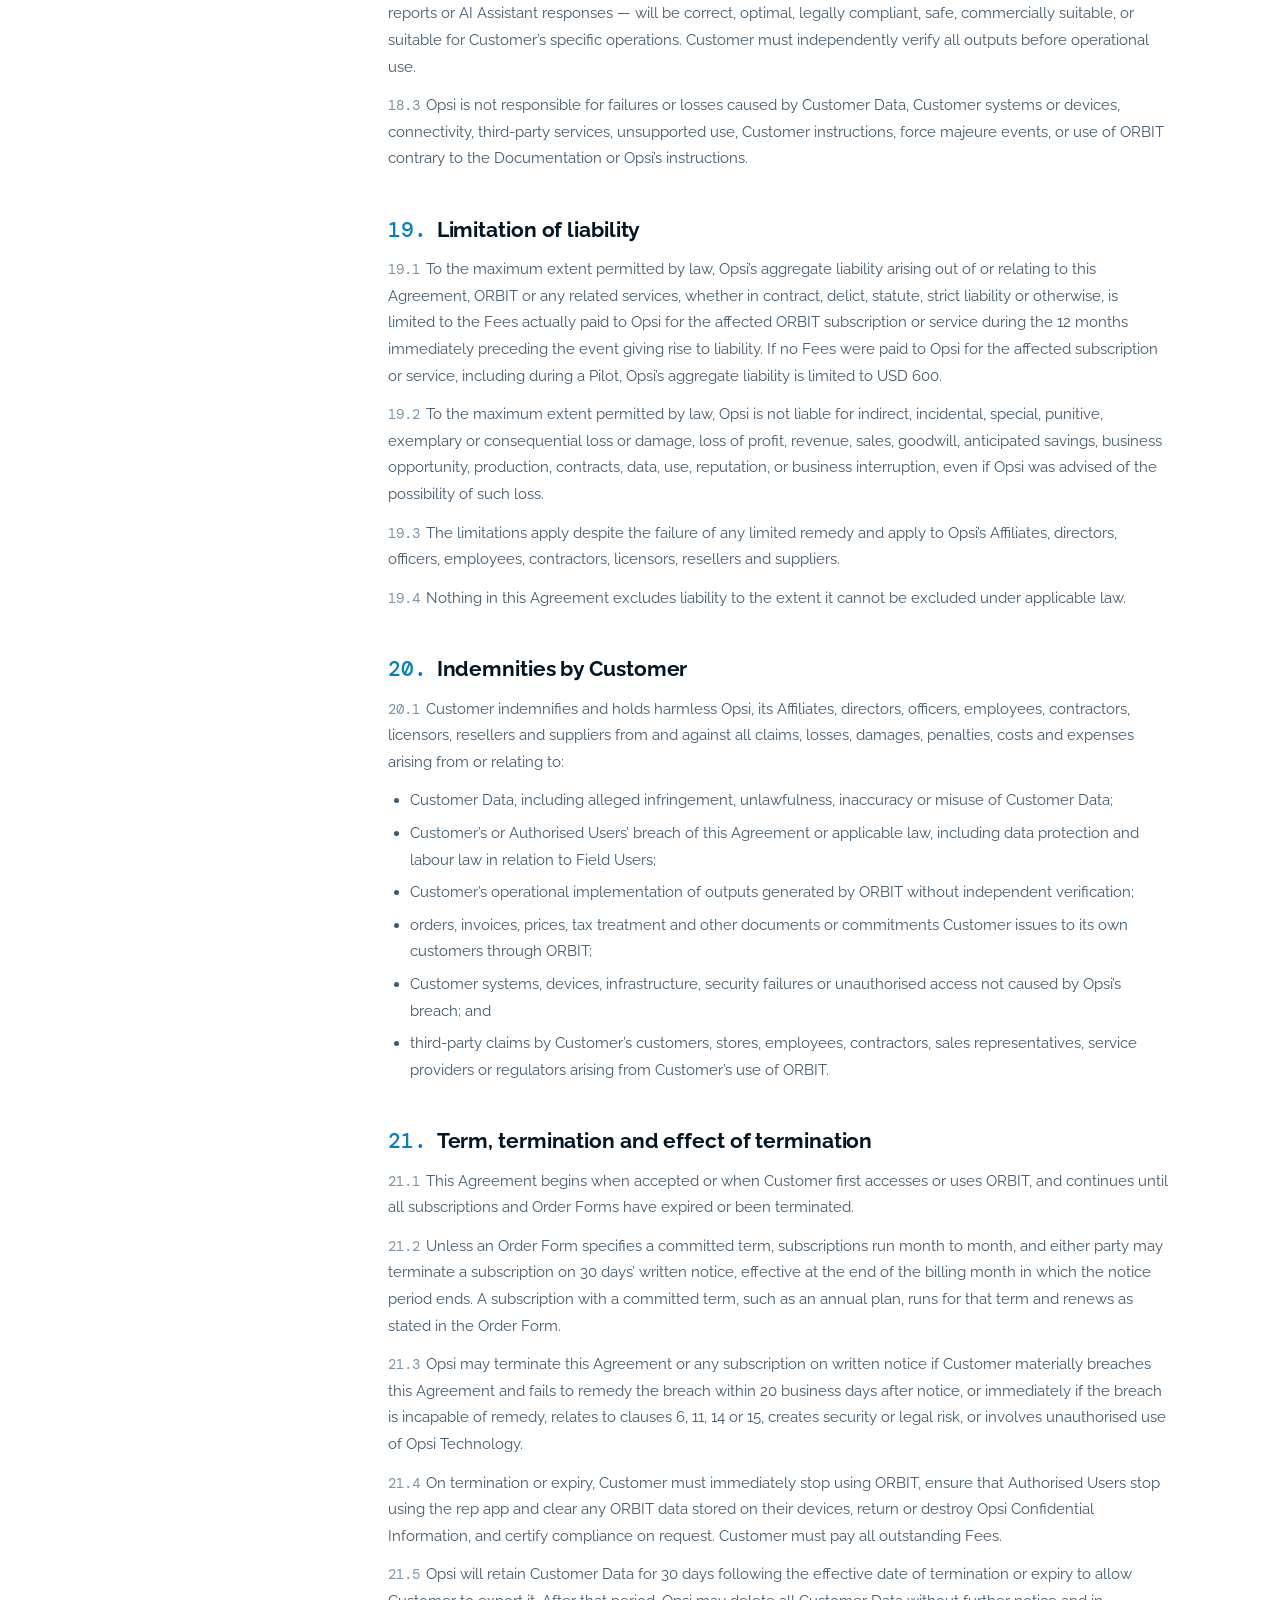
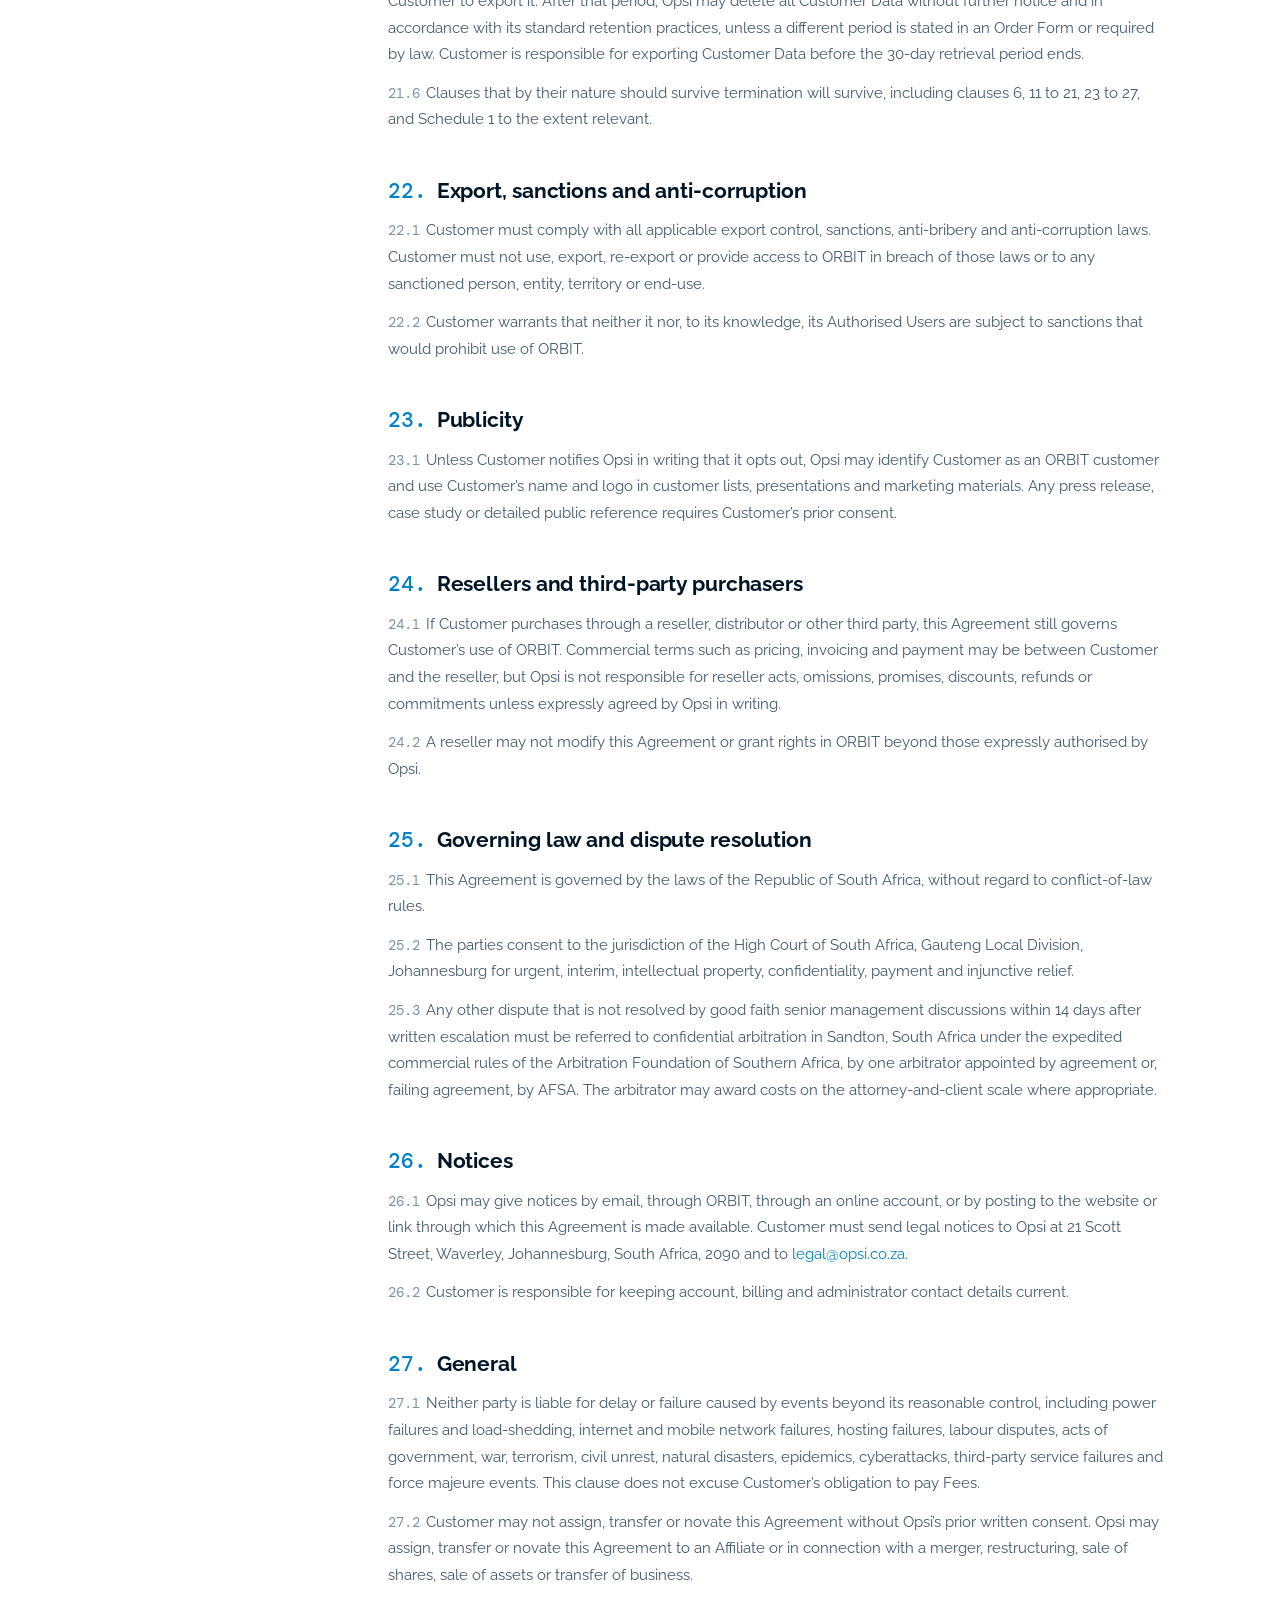
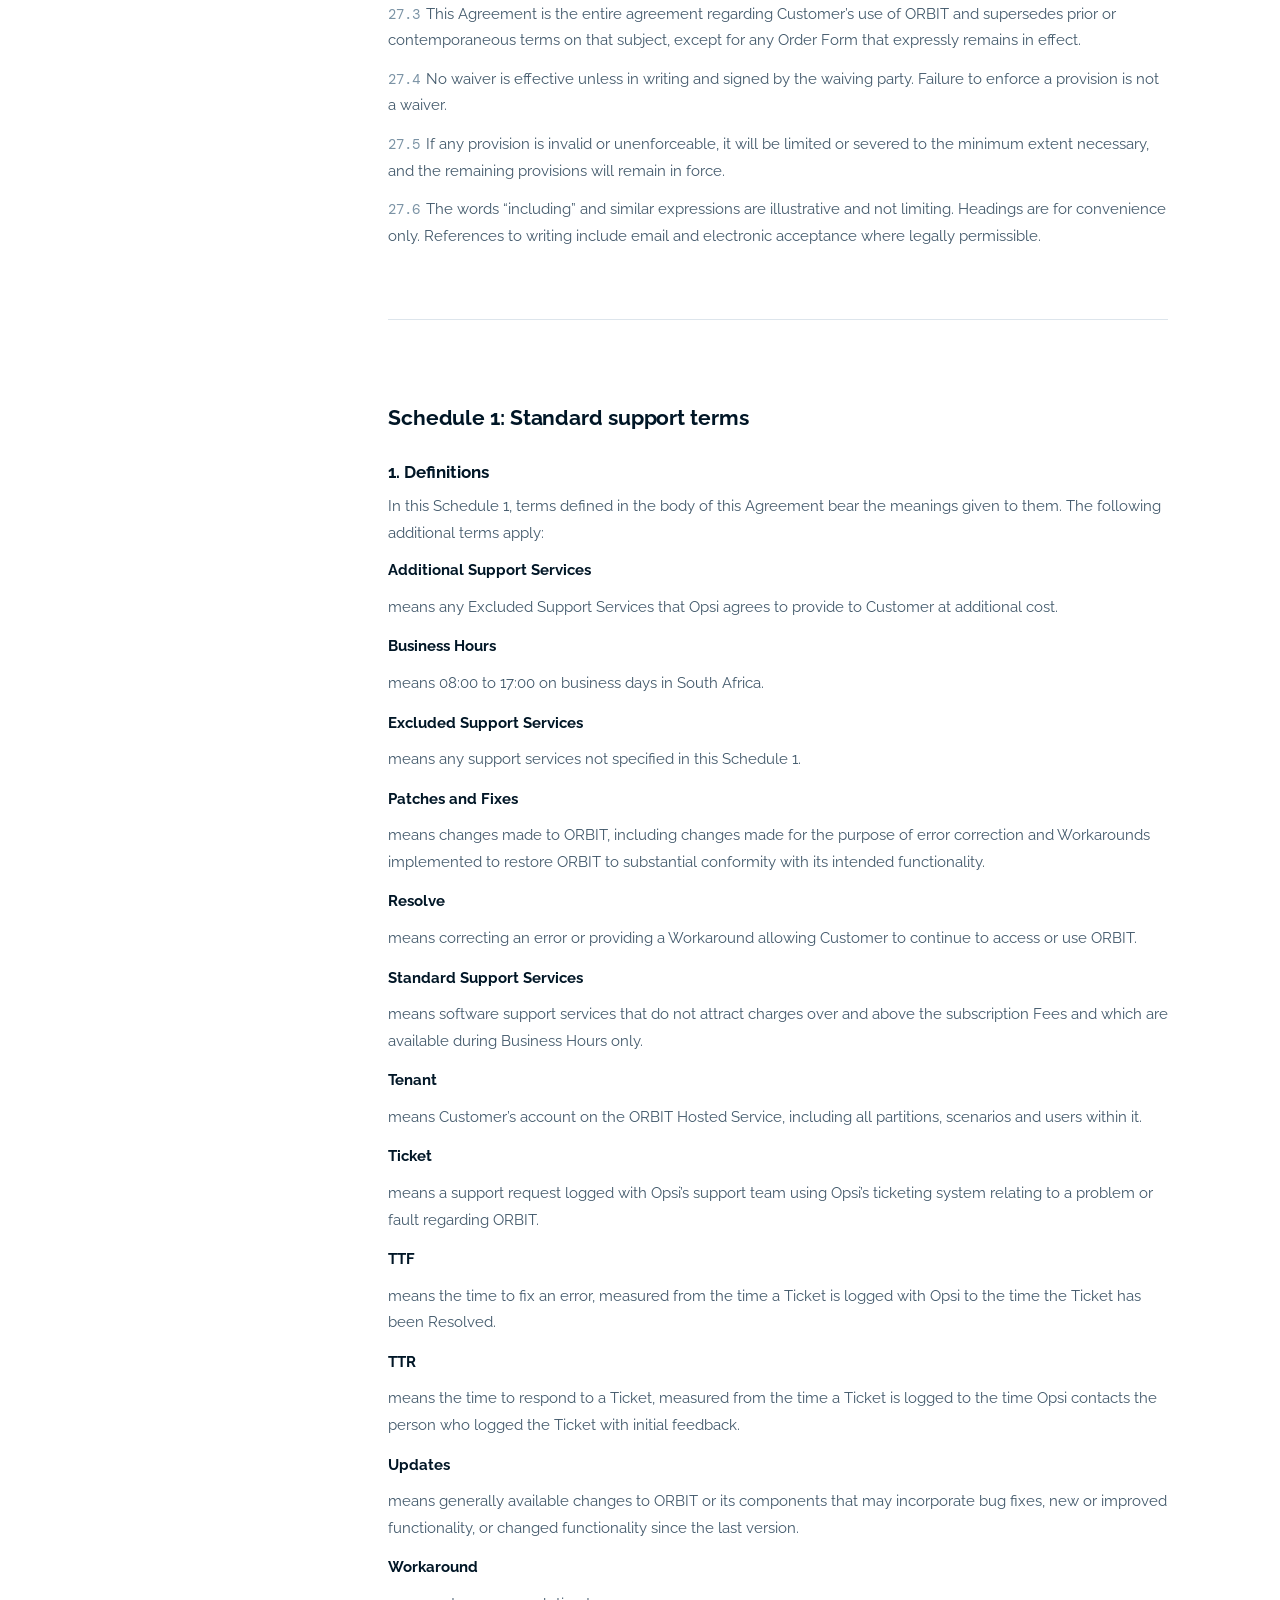
<file: eula.html>
<!DOCTYPE html>
<html lang="en">
<head>
  <meta charset="UTF-8">
  <meta name="viewport" content="width=device-width, initial-scale=1.0">
  <title>ORBIT — End-User License Agreement</title>
  <meta name="description" content="The End-User License Agreement that governs access to and use of ORBIT, the territory planning, route scheduling and field sales platform by Opsi Systems (Pty) Ltd.">
  <link rel="preconnect" href="https://fonts.googleapis.com">
  <link rel="preconnect" href="https://fonts.gstatic.com" crossorigin>
  <link href="https://fonts.googleapis.com/css2?family=Raleway:ital,wght@0,300;0,400;0,500;0,600;0,700;0,800;1,400;1,600&family=DM+Mono:wght@400;500&display=swap" rel="stylesheet">
  <link rel="icon" href="/favicon.svg" type="image/svg+xml">
  <link rel="icon" href="/favicon-32.png" sizes="32x32" type="image/png">
  <link rel="icon" href="/favicon-16.png" sizes="16x16" type="image/png">
  <link rel="apple-touch-icon" href="/apple-touch-icon.png" sizes="180x180">
  <meta name="theme-color" content="#001626">
  <link rel="stylesheet" href="style.css">
  <style>
    /* EULA-page-specific pieces, on the site's tokens. */
    .legal-hero { padding:150px 0 30px; text-align:center; }
    .legal-hero h1 { font-family:var(--serif); font-weight:800; font-size:clamp(2rem,4.6vw,3.1rem); line-height:1.1; letter-spacing:-0.02em; color:var(--text); margin:18px auto 0; max-width:18ch; }
    .legal-hero .meta { margin-top:16px; font-family:var(--mono); font-size:0.82rem; color:var(--text-3); }

    section.legal { padding:40px 0 110px; }
    .legal-grid { display:grid; grid-template-columns:240px minmax(0,1fr); gap:56px; align-items:start; }

    .toc { position:sticky; top:96px; max-height:calc(100vh - 120px); overflow:auto; font-size:0.82rem; padding-right:6px; }
    .toc h4 { font-size:0.65rem; font-family:var(--mono); font-weight:500; letter-spacing:0.14em; text-transform:uppercase; color:var(--text-3); margin-bottom:12px; }
    .toc ol { list-style:none; display:flex; flex-direction:column; gap:7px; }
    .toc a { color:var(--text-2); }
    .toc a:hover { color:var(--accent); text-decoration:none; }

    .doc { max-width:780px; }
    .doc .notice { background:var(--a-pale); border:1px solid rgba(0,128,199,0.22); border-radius:14px; padding:20px 22px; margin-bottom:28px; color:var(--text); font-size:0.95rem; }
    .doc h2 { font-size:1.3rem; font-weight:700; color:var(--text); margin:46px 0 14px; scroll-margin-top:96px; letter-spacing:-0.005em; }
    .doc h2 .n { font-family:var(--mono); color:var(--accent); font-weight:500; margin-right:10px; }
    .doc h3 { font-size:1.05rem; color:var(--text); margin:30px 0 10px; }
    .doc p, .doc li { font-size:0.95rem; line-height:1.75; }
    .doc p { margin-bottom:12px; }
    .doc p .cl { font-family:var(--mono); font-size:0.85rem; color:var(--text-3); margin-right:6px; }
    .doc ul, .doc ol.alpha { margin:4px 0 14px 22px; display:flex; flex-direction:column; gap:6px; }
    .doc ol.alpha { list-style:lower-alpha; }
    .doc dl { display:flex; flex-direction:column; gap:10px; }
    .doc dt { font-weight:700; color:var(--text); font-size:0.95rem; }
    .doc dd { font-size:0.95rem; line-height:1.75; margin:0 0 4px; }
    .doc strong { color:var(--text); }
    .doc .sched { margin-top:70px; padding-top:40px; border-top:1px solid var(--border); }

    .sev { width:100%; border-collapse:collapse; margin:10px 0 18px; font-size:0.9rem; }
    .sev th, .sev td { text-align:left; padding:10px 12px; border-bottom:1px solid var(--border); }
    .sev th { font-family:var(--mono); font-size:0.72rem; font-weight:500; letter-spacing:0.1em; text-transform:uppercase; color:var(--text-3); }
    .sev td { color:var(--text-2); }
    .sev td:first-child { color:var(--text); font-weight:600; }

    @media (max-width:900px){
      .legal-grid { grid-template-columns:1fr; gap:24px; }
      .toc { position:static; max-height:none; border:1px solid var(--border); border-radius:14px; padding:18px 20px; }
      .toc ol { display:grid; grid-template-columns:1fr 1fr; gap:6px 18px; }
    }
    @media (max-width:520px){
      .toc ol { grid-template-columns:1fr; }
      .sev th, .sev td { padding:8px 6px; }
    }
  </style>
</head>
<body>

<!-- ── NAVIGATION ── -->
<nav id="nav">
  <div class="nav-in">
    <a class="logo" href="index.html" aria-label="ORBIT home">
      <svg width="28" height="28" viewBox="0 0 30 30" fill="none" aria-hidden="true">
        <circle cx="15" cy="15" r="4" fill="#0080c7"/>
        <ellipse cx="15" cy="15" rx="12.5" ry="6" stroke="#0080c7" stroke-width="1.5" fill="none" opacity="0.6" transform="rotate(-30 15 15)"/>
        <ellipse cx="15" cy="15" rx="8.5" ry="4" stroke="#0080c7" stroke-width="1.2" fill="none" opacity="0.35" transform="rotate(-30 15 15)"/>
        <circle cx="26" cy="9" r="1.8" fill="#19afff" opacity="0.95"/>
      </svg>
      ORBIT
    </a>
    <ul class="nav-links">
      <li><a href="index.html#videos">Watch</a></li>
      <li><a href="index.html#editions">Modes</a></li>
      <li><a href="index.html#features">Features</a></li>
      <li><a href="index.html#daily">Planning</a></li>
      <li><a href="index.html#sfa">Field Sales</a></li>
      <li><a href="index.html#prospects">Prospects</a></li>
      <li><a href="index.html#evidence">Photos</a></li>
      <li><a href="index.html#assistant">Assistant</a></li>
      <li><a href="billing.html">Pricing</a></li>
    </ul>
    <div class="nav-right">
      <a href="index.html#demo" class="btn btn-primary btn-nav">Request a Demo</a>
    </div>
  </div>
</nav>

<!-- ── HERO ── -->
<section class="legal-hero">
  <div class="container">
    <div><span class="pill">Legal</span></div>
    <h1>ORBIT End-User License Agreement</h1>
    <p class="meta">Last updated: 30 September 2026</p>
  </div>
</section>

<!-- ── AGREEMENT ── -->
<section class="legal">
  <div class="container">
    <div class="legal-grid">

      <aside class="toc" aria-label="Contents">
        <h4>Contents</h4>
        <ol>
          <li><a href="#c1">1. Definitions</a></li>
          <li><a href="#c2">2. Acceptance &amp; authority</a></li>
          <li><a href="#c3">3. License &amp; hosted service</a></li>
          <li><a href="#c4">4. Pilots &amp; trials</a></li>
          <li><a href="#c5">5. Users &amp; security</a></li>
          <li><a href="#c6">6. Restrictions</a></li>
          <li><a href="#c7">7. Data inputs &amp; outputs</a></li>
          <li><a href="#c8">8. Field users &amp; devices</a></li>
          <li><a href="#c9">9. AI Assistant</a></li>
          <li><a href="#c10">10. Support &amp; updates</a></li>
          <li><a href="#c11">11. Fees &amp; billing</a></li>
          <li><a href="#c12">12. Data ownership</a></li>
          <li><a href="#c13">13. Data protection</a></li>
          <li><a href="#c14">14. Confidentiality</a></li>
          <li><a href="#c15">15. Intellectual property</a></li>
          <li><a href="#c16">16. Third-party materials</a></li>
          <li><a href="#c17">17. IP indemnity</a></li>
          <li><a href="#c18">18. Disclaimers</a></li>
          <li><a href="#c19">19. Limitation of liability</a></li>
          <li><a href="#c20">20. Customer indemnities</a></li>
          <li><a href="#c21">21. Term &amp; termination</a></li>
          <li><a href="#c22">22. Export &amp; sanctions</a></li>
          <li><a href="#c23">23. Publicity</a></li>
          <li><a href="#c24">24. Resellers</a></li>
          <li><a href="#c25">25. Governing law</a></li>
          <li><a href="#c26">26. Notices</a></li>
          <li><a href="#c27">27. General</a></li>
          <li><a href="#s1">Schedule 1: Support</a></li>
        </ol>
      </aside>

      <article class="doc">

        <div class="notice">
          <strong>Important notice:</strong> By clicking “I accept”, or by accessing, logging into or using ORBIT (including the ORBIT rep app), you agree to this End-User License Agreement on behalf of yourself and, where you use ORBIT for an organisation, on behalf of that organisation. If you do not have authority or do not agree, do not click “I accept” and do not access or use ORBIT.
        </div>

        <p>Opsi Systems Proprietary Limited, registration number 2008/005488/07, with its principal place of business at 21 Scott Street, Waverley, Johannesburg, South Africa, 2090 (“Opsi”, “we”, “us” or “our”) owns and licenses the ORBIT software product. ORBIT is provided as a cloud-hosted, multi-tenant service operated by Opsi or its hosting providers, on the modes, scope and commercial terms set out in the applicable Order Form.</p>

        <!-- 1 -->
        <h2 id="c1"><span class="n">1.</span>Definitions</h2>
        <dl>
          <dt>Affiliate</dt>
          <dd>means any entity that directly or indirectly controls, is controlled by, or is under common control with a party.</dd>
          <dt>Agreement</dt>
          <dd>means this End-User License Agreement, together with any applicable Order Form, Schedule 1, and any policies or terms incorporated by reference.</dd>
          <dt>AI Assistant</dt>
          <dd>means the built-in assistant in ORBIT that answers questions in natural language about how to use ORBIT and about Customer Data, as described in clause 9.</dd>
          <dt>Authorised User</dt>
          <dd>means an individual employee, contractor or agent of Customer authorised by Customer to access or use ORBIT for Customer’s internal business purposes, including office planning users and Field Users.</dd>
          <dt>Billable Rep</dt>
          <dd>has the meaning given in clause 11.2.</dd>
          <dt>Customer</dt>
          <dd>means the legal entity or person on whose behalf ORBIT is accessed or used, including any customer named in an Order Form.</dd>
          <dt>Customer Data</dt>
          <dd>means data, information, files and content submitted to, processed by, generated through or stored in ORBIT by or on behalf of Customer or its Authorised Users — including store and outlet master data, territories, routes, visit records, GPS locations, photographs, survey answers, prospects, product catalogues, price lists, stock figures, orders and signatures — excluding Opsi Technology, Usage Data and Aggregated Data.</dd>
          <dt>Documentation</dt>
          <dd>means user guides, release notes, help materials, videos and technical documentation (including API documentation) made available by Opsi for ORBIT.</dd>
          <dt>Fees</dt>
          <dd>means all subscription, support, professional services and other fees payable for ORBIT under an Order Form or other commercial arrangement.</dd>
          <dt>Field User</dt>
          <dd>means an Authorised User, typically a sales representative or merchandiser, who uses the ORBIT rep app on a mobile device to follow routes and record visits, photographs, surveys, prospects or orders.</dd>
          <dt>Hosted Service</dt>
          <dd>means access to ORBIT as a service hosted by Opsi or its hosting providers.</dd>
          <dt>Mode</dt>
          <dd>means an ORBIT product configuration licensed to Customer, currently <em>Route Planning</em> and <em>Field Sales</em>, as specified in the Order Form.</dd>
          <dt>ORBIT or “Software”</dt>
          <dd>means Opsi’s proprietary ORBIT territory planning, route and visit scheduling, field sales, order capture, prospecting, visit evidence, reporting and related software, including the web application, the rep app, the AI Assistant, APIs, modules, interfaces, algorithms, object code, databases, scripts, updates, upgrades, patches and Documentation made available by Opsi.</dd>
          <dt>Order Form</dt>
          <dd>means any quote, proposal, statement of work, order, reseller order, purchase order accepted by Opsi, online sign-up, or similar document that identifies the commercial terms, Modes, scope, quantities, term, support level or Fees for ORBIT.</dd>
          <dt>Opsi Technology</dt>
          <dd>means ORBIT, the Documentation, and all algorithms, models, engines, code, software, know-how, methodologies, templates, schemas, connectors, libraries, configurations, prompts, improvements, derivative works and related intellectual property owned or licensed by Opsi.</dd>
          <dt>Personal Information</dt>
          <dd>has the meaning given in the Protection of Personal Information Act 4 of 2013 (“POPIA”), and includes equivalent concepts under applicable data protection laws.</dd>
          <dt>Pilot</dt>
          <dd>means any free or discounted pilot, trial, proof of concept or evaluation of ORBIT, as described in clause 4.</dd>
          <dt>Usage Data</dt>
          <dd>means technical, diagnostic, telemetry, performance, security and usage information relating to the configuration, performance, operation or use of ORBIT, including counts of stores, reps and planned visits used for billing.</dd>
        </dl>

        <!-- 2 -->
        <h2 id="c2"><span class="n">2.</span>Acceptance, authority and precedence</h2>
        <p><span class="cl">2.1</span>This Agreement is a legally binding agreement between Opsi and Customer. Each Authorised User who accepts this Agreement does so for themselves and, where applicable, on behalf of Customer.</p>
        <p><span class="cl">2.2</span>Customer is responsible for ensuring that all Authorised Users comply with this Agreement. Any act or omission by an Authorised User is deemed to be an act or omission by Customer.</p>
        <p><span class="cl">2.3</span>If an Order Form conflicts with this Agreement, the Order Form prevails only for the specific conflicting commercial term and only for the applicable order. This Agreement prevails over any Customer purchase order, vendor onboarding terms, portal terms or other Customer-supplied terms, unless Opsi expressly signs a written variation referring to this Agreement.</p>
        <p><span class="cl">2.4</span>Opsi may update this Agreement from time to time. The updated version will apply prospectively from the date it is posted on the ORBIT website, linked in ORBIT, or otherwise notified to Customer. Continued access or use after that date constitutes acceptance of the updated Agreement. Opsi will provide at least 30 days’ prior written notice of any material change. Material adverse changes will not apply retroactively to a prepaid committed term unless required by law or necessary to address an imminent security vulnerability. If Customer does not accept a material change, Customer may terminate the affected subscription by written notice to Opsi within 30 days after receiving notice of the change, and Opsi will refund prepaid unused Fees for the remainder of the then-current committed term.</p>

        <!-- 3 -->
        <h2 id="c3"><span class="n">3.</span>License grant and hosted service</h2>
        <p><span class="cl">3.1</span>Subject to Customer’s compliance with this Agreement and payment of all Fees, Opsi grants Customer a limited, non-exclusive, non-transferable, non-sublicensable license during the applicable subscription term to allow Authorised Users to access and use ORBIT solely for Customer’s internal business operations, and only within the Modes, scope, quantities, partitions, territory and other limits in the applicable Order Form.</p>
        <p><span class="cl">3.2</span>ORBIT is provided as a Hosted Service. Opsi will make ORBIT available remotely through a web browser and the rep app, subject to planned maintenance, emergency maintenance, outages, internet and mobile network conditions, Customer systems and devices, third-party services and events outside Opsi’s reasonable control. ORBIT is multi-tenant: Customer’s data is logically separated from that of other customers.</p>
        <p><span class="cl">3.3</span>The targeted uptime of the ORBIT Hosted Service is 99.5%, measured over a calendar month, excluding downtime caused by planned maintenance, emergency maintenance, internet or connectivity failures, Customer systems or devices, third-party services, force majeure events, and circumstances outside Opsi’s reasonable control. Opsi does not warrant uninterrupted access. Opsi will use reasonable commercial efforts to notify Customer in advance of scheduled maintenance. The rep app is designed to continue working offline during interruptions and to synchronise when a connection is restored.</p>
        <p><span class="cl">3.4</span>Access to ORBIT’s APIs is subject to the Documentation and to reasonable rate and usage limits that Opsi may set to protect the service for all customers.</p>
        <p><span class="cl">3.5</span>No source code, ownership or intellectual property rights are transferred to Customer. All rights not expressly granted are reserved by Opsi and its licensors.</p>

        <!-- 4 -->
        <h2 id="c4"><span class="n">4.</span>Pilots and trials</h2>
        <p><span class="cl">4.1</span>Opsi may offer Customer a Pilot, for example on one region using Customer’s own data. The scope and duration of a Pilot are as agreed with Opsi in writing, and Opsi may end a Pilot at any time on notice.</p>
        <p><span class="cl">4.2</span>A Pilot is provided for evaluation only, “as is”, without any service level, support commitment or warranty. Clause 19.1 applies to any liability relating to a Pilot for which no Fees are paid.</p>
        <p><span class="cl">4.3</span>If Customer does not proceed to a paid subscription, Opsi may delete Customer Data loaded for the Pilot 30 days after the Pilot ends. If Customer proceeds, Pilot data may be carried into the paid subscription.</p>

        <!-- 5 -->
        <h2 id="c5"><span class="n">5.</span>Authorised Users, credentials and security</h2>
        <p><span class="cl">5.1</span>Customer must ensure that each Authorised User uses unique login credentials and keeps those credentials, and any access links issued for the rep app, confidential.</p>
        <p><span class="cl">5.2</span>Customer must promptly disable access for any person who is no longer authorised and promptly notify Opsi of suspected unauthorised access, credential compromise, lost or stolen devices, security incident or misuse.</p>
        <p><span class="cl">5.3</span>Customer is responsible for the accuracy, legality, quality and integrity of Customer Data and for all activity under its accounts, whether authorised or unauthorised, except to the extent caused by Opsi’s proven breach of this Agreement.</p>
        <p><span class="cl">5.4</span>Opsi may suspend or restrict access, without liability, where Opsi reasonably believes that continued access may create a security, legal, operational, intellectual property, payment or third-party risk, or where Customer or an Authorised User materially breaches this Agreement. Where the grounds for suspension are not urgent, Opsi will provide Customer with at least 5 business days’ prior written notice and an opportunity to remedy the issue before suspending access.</p>
        <p><span class="cl">5.5</span>Opsi may cancel or deactivate login credentials that have been inactive for more than 6 months. Customer is responsible for notifying Opsi if inactive credentials should be retained.</p>

        <!-- 6 -->
        <h2 id="c6"><span class="n">6.</span>Restrictions</h2>
        <p><span class="cl">6.1</span>Customer must not, and must not permit any person to:</p>
        <ul>
          <li>reverse engineer, decompile, disassemble, translate or attempt to derive source code, algorithms, data structures, underlying ideas or non-public APIs of ORBIT, except to the limited extent that applicable law expressly prohibits this restriction;</li>
          <li>copy, modify, adapt, translate, enhance, create derivative works from, frame, mirror, scrape or reproduce ORBIT or the Documentation;</li>
          <li>remove, obscure or alter proprietary notices, branding or intellectual property notices;</li>
          <li>use ORBIT to provide outsourcing, bureau, managed service, territory-planning-as-a-service, route-planning-as-a-service or similar services to third parties, unless expressly authorised in an Order Form;</li>
          <li>sublicense, resell, rent, lease, lend, transfer, assign, distribute, encumber or make ORBIT available to any third party;</li>
          <li>circumvent usage limits, billing measures, security measures, access controls, tenant separation, technical restrictions or monitoring mechanisms, or attempt to access data belonging to another ORBIT customer;</li>
          <li>benchmark, publish performance comparisons, conduct penetration testing, vulnerability scanning or load testing, or disclose security information about ORBIT without Opsi’s prior written consent;</li>
          <li>use ORBIT in a manner that is unlawful, harmful, fraudulent, misleading, infringing, defamatory, offensive, unsafe, or that could damage Opsi, the Software, other customers or third-party systems;</li>
          <li>introduce malware, malicious code, corrupted data or content that infringes third-party rights;</li>
          <li>use ORBIT, its outputs or the AI Assistant to develop, train or improve a competing product or service; or</li>
          <li>combine ORBIT with third-party software, hardware, services or datasets in a way that subjects Opsi Technology to open-source, copyleft, disclosure, data sharing or other obligations, or that creates security or licensing risk.</li>
        </ul>
        <p><span class="cl">6.2</span>Any breach of this clause is a material breach and may cause irreparable harm for which damages may be inadequate. Opsi may seek urgent injunctive or interdictory relief in addition to any other remedies.</p>

        <!-- 7 -->
        <h2 id="c7"><span class="n">7.</span>Customer systems, data inputs and outputs</h2>
        <p><span class="cl">7.1</span>Customer is responsible for procuring, configuring, securing, maintaining and operating all Customer-controlled networks, computers, mobile devices, operating systems, browsers, connectivity, ERP and other third-party systems required to access ORBIT or to exchange data with it.</p>
        <p><span class="cl">7.2</span>Customer acknowledges that territory, route and visit plans depend on Customer Data, assumptions, constraints, visit frequencies, visit windows, configuration, business rules, map data, third-party data and user decisions. Customer remains responsible for reviewing, validating and implementing any territories, routes, schedules, sequences, reports, recommendations or other outputs generated by ORBIT.</p>
        <p><span class="cl">7.3</span>ORBIT is a planning, field execution and decision-support tool. It does not replace Customer’s operational judgement, legal compliance, employee safety obligations, road traffic laws, employment obligations, customer commitments or risk management processes.</p>
        <p><span class="cl">7.4</span>Where Customer uses the Field Sales Mode, Customer is solely responsible for its product catalogue, price lists and price tiers, VAT and other tax settings, discounts, stock availability figures (including figures mirrored from Customer’s ERP), and for the orders, order confirmations, invoices and other documents generated through ORBIT. Those documents are issued by and on behalf of Customer, and Customer is responsible for ensuring that they are accurate and comply with applicable tax, consumer protection and commercial laws.</p>
        <p><span class="cl">7.5</span>Opsi will use commercially reasonable backup processes for production data, as described in Schedule 1. Customer remains responsible for retaining copies of important source data and for exporting outputs it needs to keep, including through ORBIT’s Excel export and API facilities.</p>

        <!-- 8 -->
        <h2 id="c8"><span class="n">8.</span>Field users, devices and location data</h2>
        <p><span class="cl">8.1</span>The ORBIT rep app records the device’s GPS location and a timestamp when a Field User performs actions such as starting or finishing a visit, and records photographs, survey answers, prospect details, orders and customer signatures captured by Field Users. This information forms part of Customer Data.</p>
        <p><span class="cl">8.2</span>Customer is responsible for informing its Field Users, and any store owners, customers or other persons whose information or signatures are captured, of that processing, and for ensuring that Customer has a lawful basis for it under POPIA, labour law and any other applicable law, including any required notices, policies, consents and consultation with employees or their representatives.</p>
        <p><span class="cl">8.3</span>The rep app can work offline and stores data on the device until it is synchronised with ORBIT. Opsi is not responsible for data that is lost because a device is lost, stolen, damaged, reset or cleared, or its browser data is removed, before synchronisation completes. Customer is responsible for ensuring that devices used with ORBIT are reasonably secured, for example with a screen lock.</p>
        <p><span class="cl">8.4</span>Customer must instruct Field Users not to operate the rep app while driving or in any other circumstances where doing so would be unsafe or unlawful.</p>
        <p><span class="cl">8.5</span>Customer must ensure that photographs and other content captured through ORBIT do not infringe the rights of any person and comply with any restrictions imposed by the stores or premises where they are taken.</p>

        <!-- 9 -->
        <h2 id="c9"><span class="n">9.</span>AI Assistant</h2>
        <p><span class="cl">9.1</span>The AI Assistant uses machine learning models to answer questions about how to use ORBIT and about Customer Data that the relevant Authorised User is permitted to access, and may produce text, tables and charts in response.</p>
        <p><span class="cl">9.2</span>Responses from the AI Assistant are generated automatically and may be inaccurate, incomplete or out of date. Customer must independently verify any response before relying on it for a business, financial, legal or operational decision.</p>
        <p><span class="cl">9.3</span>To provide the AI Assistant, questions and relevant Customer Data may be processed by third-party AI model providers acting as Opsi’s subcontractors under clause 13.4. Opsi will use providers whose terms do not permit them to use Customer Data to train their general-purpose models.</p>
        <p><span class="cl">9.4</span>Customer must not use the AI Assistant to generate unlawful, harmful or infringing content, to attempt to obtain information about other customers or about Opsi Technology, or to circumvent any restriction in clause 6.</p>
        <p><span class="cl">9.5</span>Opsi may change, limit or withdraw the AI Assistant, or apply reasonable usage limits to it, at any time.</p>

        <!-- 10 -->
        <h2 id="c10"><span class="n">10.</span>Support and updates</h2>
        <p><span class="cl">10.1</span>Unless an Order Form expressly states otherwise, support is provided remotely during Opsi’s ordinary business hours in South Africa, excluding weekends and public holidays. The standard support terms in Schedule 1 apply to every Customer tenant for which applicable Fees are being paid. Support excludes the items listed in clause 10.4.</p>
        <p><span class="cl">10.2</span>Because ORBIT is a Hosted Service, Opsi maintains a single current version and applies updates, patches, fixes and enhancements for all customers at its discretion. Opsi does not undertake to provide all new features, Modes, modules or separately priced functionality as part of Customer’s existing subscription.</p>
        <p><span class="cl">10.3</span>Any service levels, response times, backup commitments, disaster recovery commitments or hosting specifications beyond those in this Agreement apply only if expressly stated in an Order Form or separate service schedule signed or accepted by Opsi.</p>
        <p><span class="cl">10.4</span>Support excludes training beyond guided onboarding included in an Order Form, implementation, configuration changes, custom reports, enhancements, data cleansing, data correction, map data issues, ERP and other third-party system issues, Customer device and infrastructure issues, user errors, issues caused by Customer Data or business rules, and any work outside the licensed scope, unless Opsi agrees to provide those services for additional fees.</p>
        <p><span class="cl">10.5</span>Opsi will provide access to existing, relevant Documentation to assist in the proper use of ORBIT. Documentation is provided for informational purposes only and may be updated or revised from time to time at Opsi’s discretion.</p>

        <!-- 11 -->
        <h2 id="c11"><span class="n">11.</span>Fees, billing and audit</h2>
        <p><span class="cl">11.1</span>Customer must pay all Fees in accordance with the applicable Order Form. Fees are non-cancellable and non-refundable except as expressly stated in this Agreement or the applicable Order Form.</p>
        <p><span class="cl">11.2</span>Unless an Order Form states otherwise, subscription Fees are charged monthly per Billable Rep at the rate for the Mode Customer uses. The number of Billable Reps for a month is the greater of (a) the number of reps Customer deploys in ORBIT, and (b) the number of planned store visits per month divided by the visits-per-rep capacity agreed with Customer, subject to any minimum stated in the Order Form. Opsi calculates Billable Reps from a snapshot of Customer’s ORBIT data taken on a fixed date each month, and invoices from that snapshot. The model is explained on the <a href="billing.html">ORBIT pricing page</a>.</p>
        <p><span class="cl">11.3</span>Fees are invoiced in US dollars (USD), unless the Order Form states otherwise, and are exclusive of VAT and other applicable taxes, which Customer must pay in addition.</p>
        <p><span class="cl">11.4</span>If Fees are not paid when due, Opsi may charge interest at the maximum rate permitted by law, recover collection costs, suspend access or support, and/or terminate the applicable subscription after reasonable notice, without prejudice to any other rights.</p>
        <p><span class="cl">11.5</span>Opsi may use Usage Data to verify Customer’s use of ORBIT and its Billable Reps. Opsi may also audit Customer’s use of ORBIT on reasonable notice, or immediately where Opsi reasonably suspects security risk, underpayment, unauthorised use or infringement. If an audit reveals underpayment or overuse, Customer must promptly pay all shortfalls and reasonable audit costs.</p>

        <!-- 12 -->
        <h2 id="c12"><span class="n">12.</span>Data ownership, usage data and aggregated data</h2>
        <p><span class="cl">12.1</span>As between the parties, Customer owns Customer Data. Customer grants Opsi and its Affiliates, subcontractors and service providers a non-exclusive right to host, copy, process, transmit, store, analyse, display and use Customer Data as necessary to provide, secure, support, maintain, improve and administer ORBIT and related services, and to comply with law.</p>
        <p><span class="cl">12.2</span>Opsi may collect and use Usage Data for security, diagnostics, product improvement, capacity planning, support, analytics, compliance, billing and business purposes.</p>
        <p><span class="cl">12.3</span>Opsi may create, own and use aggregated, statistical, de-identified or anonymised data derived from Customer Data or Usage Data (“Aggregated Data”) for any lawful purpose, including product improvement, benchmarking, research, marketing and analytics, provided that Opsi will not intentionally disclose Aggregated Data in a manner that identifies Customer or any individual without Customer’s consent.</p>
        <p><span class="cl">12.4</span>Customer is responsible for ensuring that it has all rights, notices, consents and lawful bases required for Opsi and its service providers to process Customer Data and Personal Information in accordance with this Agreement.</p>

        <!-- 13 -->
        <h2 id="c13"><span class="n">13.</span>Data protection and privacy</h2>
        <p><span class="cl">13.1</span>Each party must comply with applicable data protection laws, including POPIA, where applicable.</p>
        <p><span class="cl">13.2</span>In relation to Personal Information contained in Customer Data — including information about Field Users, store contacts, prospects and customers — Customer is the responsible party or controller and Opsi acts as operator or processor, except where Opsi processes Personal Information as an independent responsible party for its own statutory compliance, billing and security monitoring obligations.</p>
        <p><span class="cl">13.3</span>Opsi will implement reasonable technical and organisational measures designed to protect Personal Information processed by Opsi against unauthorised access, loss, damage or unlawful processing, taking into account the nature of the information, the risks and implementation costs.</p>
        <p><span class="cl">13.4</span>Customer authorises Opsi to use subcontractors and service providers, including hosting, mapping, email and AI model providers, some of which may be located outside South Africa, to provide ORBIT and related services. Opsi will remain responsible for the performance of its subcontractors to the extent required by this Agreement. Any cross-border transfer of Personal Information will take place only as permitted by section 72 of POPIA.</p>
        <p><span class="cl">13.5</span>Opsi will notify Customer without undue delay after becoming aware of a confirmed security compromise affecting Personal Information in Customer Data processed by Opsi, and will provide reasonable cooperation as required by applicable law. Customer is responsible for making any notifications to regulators, data subjects or third parties unless applicable law requires Opsi to do so.</p>

        <!-- 14 -->
        <h2 id="c14"><span class="n">14.</span>Confidentiality</h2>
        <p><span class="cl">14.1</span>Each party may receive Confidential Information of the other party. Confidential Information includes non-public business, technical, financial, operational, product, pricing, security, roadmap, customer, data and trade secret information, whether disclosed before or after acceptance of this Agreement.</p>
        <p><span class="cl">14.2</span>The receiving party must protect Confidential Information using at least reasonable care, use it only for purposes of this Agreement, and disclose it only to personnel, Affiliates, advisers, contractors and service providers who need to know it and are bound by confidentiality obligations.</p>
        <p><span class="cl">14.3</span>Confidential Information does not include information that is publicly available without breach, already known without confidentiality restriction, independently developed without use of the disclosing party’s information, or lawfully received from a third party without confidentiality restriction.</p>
        <p><span class="cl">14.4</span>The receiving party may disclose Confidential Information where required by law or court order, provided that it gives advance notice where legally permitted and discloses only what is required.</p>
        <p><span class="cl">14.5</span>The confidentiality obligations survive for five years after termination, except for trade secrets and highly sensitive information, which remain protected for so long as they remain non-public.</p>

        <!-- 15 -->
        <h2 id="c15"><span class="n">15.</span>Intellectual property</h2>
        <p><span class="cl">15.1</span>Opsi and its licensors own all rights, title and interest in and to Opsi Technology, including all modifications, improvements, configurations, templates, workflows, reports, scripts, connectors, feedback-derived improvements, derivative works and related intellectual property, whether developed before, during or after the term of this Agreement.</p>
        <p><span class="cl">15.2</span>Customer may provide suggestions, ideas, enhancement requests or feedback. Opsi may use that feedback without restriction or obligation, and Customer assigns to Opsi any rights it may have in such feedback to the extent necessary for Opsi to do so.</p>
        <p><span class="cl">15.3</span>Customer must not challenge, assist a challenge to, or register confusingly similar marks, names, domains or intellectual property relating to Opsi or ORBIT.</p>

        <!-- 16 -->
        <h2 id="c16"><span class="n">16.</span>Third-party materials</h2>
        <p><span class="cl">16.1</span>ORBIT may interoperate with, link to, depend on, or incorporate third-party software, data, hosting services, map tiles, map and road data, geocoding and routing services, AI models, ERP systems, APIs, open-source components or other third-party materials. Those materials may be subject to separate third-party terms.</p>
        <p><span class="cl">16.2</span>Opsi is not responsible for third-party materials, third-party data accuracy, availability, changes, outages, price increases or discontinuation, except to the extent expressly stated in an Order Form. Opsi may modify or replace third-party components where reasonably necessary.</p>

        <!-- 17 -->
        <h2 id="c17"><span class="n">17.</span>Limited IP infringement indemnity</h2>
        <p><span class="cl">17.1</span>Subject to clauses 17.2 to 17.5, Opsi will defend Customer against a third-party claim alleging that Customer’s authorised use of ORBIT infringes that third party’s South African copyright, patent or trade mark, and will pay damages finally awarded by a court or agreed in settlement by Opsi.</p>
        <p><span class="cl">17.2</span>Customer must promptly notify Opsi of the claim, provide reasonable cooperation, and allow Opsi sole control of the defence and settlement. Customer may participate at its own cost.</p>
        <p><span class="cl">17.3</span>Opsi has no obligation for claims arising from Customer Data, third-party materials, Customer systems, unauthorised use, modification not made by Opsi, combination with items not supplied by Opsi, or use outside the scope of this Agreement.</p>
        <p><span class="cl">17.4</span>If ORBIT is or may become subject to an infringement claim, Opsi may procure continued use, modify or replace the affected functionality, or terminate the affected subscription and refund prepaid unused Fees for the affected functionality for the remainder of the then-current committed term.</p>
        <p><span class="cl">17.5</span>This clause 17 states Opsi’s entire liability and Customer’s exclusive remedy for infringement claims.</p>

        <!-- 18 -->
        <h2 id="c18"><span class="n">18.</span>Disclaimers</h2>
        <p><span class="cl">18.1</span>ORBIT and all outputs are provided “as is” and “as available” to the maximum extent permitted by law. Opsi disclaims all warranties, representations, conditions and undertakings not expressly stated in this Agreement, whether express, implied, statutory or otherwise, including warranties of merchantability, fitness for a particular purpose, non-infringement, uninterrupted operation, error-free operation, availability, accuracy, completeness, reliability, security, compatibility and achievement of any business result.</p>
        <p><span class="cl">18.2</span>Without limiting clause 18.1, Opsi does not warrant that ORBIT outputs — including territories, routes, schedules, distance or time estimates, savings estimates, order totals, tax calculations, stock figures, dashboards, reports or AI Assistant responses — will be correct, optimal, legally compliant, safe, commercially suitable, or suitable for Customer’s specific operations. Customer must independently verify all outputs before operational use.</p>
        <p><span class="cl">18.3</span>Opsi is not responsible for failures or losses caused by Customer Data, Customer systems or devices, connectivity, third-party services, unsupported use, Customer instructions, force majeure events, or use of ORBIT contrary to the Documentation or Opsi’s instructions.</p>

        <!-- 19 -->
        <h2 id="c19"><span class="n">19.</span>Limitation of liability</h2>
        <p><span class="cl">19.1</span>To the maximum extent permitted by law, Opsi’s aggregate liability arising out of or relating to this Agreement, ORBIT or any related services, whether in contract, delict, statute, strict liability or otherwise, is limited to the Fees actually paid to Opsi for the affected ORBIT subscription or service during the 12 months immediately preceding the event giving rise to liability. If no Fees were paid to Opsi for the affected subscription or service, including during a Pilot, Opsi’s aggregate liability is limited to USD 600.</p>
        <p><span class="cl">19.2</span>To the maximum extent permitted by law, Opsi is not liable for indirect, incidental, special, punitive, exemplary or consequential loss or damage, loss of profit, revenue, sales, goodwill, anticipated savings, business opportunity, production, contracts, data, use, reputation, or business interruption, even if Opsi was advised of the possibility of such loss.</p>
        <p><span class="cl">19.3</span>The limitations apply despite the failure of any limited remedy and apply to Opsi’s Affiliates, directors, officers, employees, contractors, licensors, resellers and suppliers.</p>
        <p><span class="cl">19.4</span>Nothing in this Agreement excludes liability to the extent it cannot be excluded under applicable law.</p>

        <!-- 20 -->
        <h2 id="c20"><span class="n">20.</span>Indemnities by Customer</h2>
        <p><span class="cl">20.1</span>Customer indemnifies and holds harmless Opsi, its Affiliates, directors, officers, employees, contractors, licensors, resellers and suppliers from and against all claims, losses, damages, penalties, costs and expenses arising from or relating to:</p>
        <ul>
          <li>Customer Data, including alleged infringement, unlawfulness, inaccuracy or misuse of Customer Data;</li>
          <li>Customer’s or Authorised Users’ breach of this Agreement or applicable law, including data protection and labour law in relation to Field Users;</li>
          <li>Customer’s operational implementation of outputs generated by ORBIT without independent verification;</li>
          <li>orders, invoices, prices, tax treatment and other documents or commitments Customer issues to its own customers through ORBIT;</li>
          <li>Customer systems, devices, infrastructure, security failures or unauthorised access not caused by Opsi’s breach; and</li>
          <li>third-party claims by Customer’s customers, stores, employees, contractors, sales representatives, service providers or regulators arising from Customer’s use of ORBIT.</li>
        </ul>

        <!-- 21 -->
        <h2 id="c21"><span class="n">21.</span>Term, termination and effect of termination</h2>
        <p><span class="cl">21.1</span>This Agreement begins when accepted or when Customer first accesses or uses ORBIT, and continues until all subscriptions and Order Forms have expired or been terminated.</p>
        <p><span class="cl">21.2</span>Unless an Order Form specifies a committed term, subscriptions run month to month, and either party may terminate a subscription on 30 days’ written notice, effective at the end of the billing month in which the notice period ends. A subscription with a committed term, such as an annual plan, runs for that term and renews as stated in the Order Form.</p>
        <p><span class="cl">21.3</span>Opsi may terminate this Agreement or any subscription on written notice if Customer materially breaches this Agreement and fails to remedy the breach within 20 business days after notice, or immediately if the breach is incapable of remedy, relates to clauses 6, 11, 14 or 15, creates security or legal risk, or involves unauthorised use of Opsi Technology.</p>
        <p><span class="cl">21.4</span>On termination or expiry, Customer must immediately stop using ORBIT, ensure that Authorised Users stop using the rep app and clear any ORBIT data stored on their devices, return or destroy Opsi Confidential Information, and certify compliance on request. Customer must pay all outstanding Fees.</p>
        <p><span class="cl">21.5</span>Opsi will retain Customer Data for 30 days following the effective date of termination or expiry to allow Customer to export it. After that period, Opsi may delete all Customer Data without further notice and in accordance with its standard retention practices, unless a different period is stated in an Order Form or required by law. Customer is responsible for exporting Customer Data before the 30-day retrieval period ends.</p>
        <p><span class="cl">21.6</span>Clauses that by their nature should survive termination will survive, including clauses 6, 11 to 21, 23 to 27, and Schedule 1 to the extent relevant.</p>

        <!-- 22 -->
        <h2 id="c22"><span class="n">22.</span>Export, sanctions and anti-corruption</h2>
        <p><span class="cl">22.1</span>Customer must comply with all applicable export control, sanctions, anti-bribery and anti-corruption laws. Customer must not use, export, re-export or provide access to ORBIT in breach of those laws or to any sanctioned person, entity, territory or end-use.</p>
        <p><span class="cl">22.2</span>Customer warrants that neither it nor, to its knowledge, its Authorised Users are subject to sanctions that would prohibit use of ORBIT.</p>

        <!-- 23 -->
        <h2 id="c23"><span class="n">23.</span>Publicity</h2>
        <p><span class="cl">23.1</span>Unless Customer notifies Opsi in writing that it opts out, Opsi may identify Customer as an ORBIT customer and use Customer’s name and logo in customer lists, presentations and marketing materials. Any press release, case study or detailed public reference requires Customer’s prior consent.</p>

        <!-- 24 -->
        <h2 id="c24"><span class="n">24.</span>Resellers and third-party purchasers</h2>
        <p><span class="cl">24.1</span>If Customer purchases through a reseller, distributor or other third party, this Agreement still governs Customer’s use of ORBIT. Commercial terms such as pricing, invoicing and payment may be between Customer and the reseller, but Opsi is not responsible for reseller acts, omissions, promises, discounts, refunds or commitments unless expressly agreed by Opsi in writing.</p>
        <p><span class="cl">24.2</span>A reseller may not modify this Agreement or grant rights in ORBIT beyond those expressly authorised by Opsi.</p>

        <!-- 25 -->
        <h2 id="c25"><span class="n">25.</span>Governing law and dispute resolution</h2>
        <p><span class="cl">25.1</span>This Agreement is governed by the laws of the Republic of South Africa, without regard to conflict-of-law rules.</p>
        <p><span class="cl">25.2</span>The parties consent to the jurisdiction of the High Court of South Africa, Gauteng Local Division, Johannesburg for urgent, interim, intellectual property, confidentiality, payment and injunctive relief.</p>
        <p><span class="cl">25.3</span>Any other dispute that is not resolved by good faith senior management discussions within 14 days after written escalation must be referred to confidential arbitration in Sandton, South Africa under the expedited commercial rules of the Arbitration Foundation of Southern Africa, by one arbitrator appointed by agreement or, failing agreement, by AFSA. The arbitrator may award costs on the attorney-and-client scale where appropriate.</p>

        <!-- 26 -->
        <h2 id="c26"><span class="n">26.</span>Notices</h2>
        <p><span class="cl">26.1</span>Opsi may give notices by email, through ORBIT, through an online account, or by posting to the website or link through which this Agreement is made available. Customer must send legal notices to Opsi at 21 Scott Street, Waverley, Johannesburg, South Africa, 2090 and to <a href="mailto:legal@opsi.co.za">legal@opsi.co.za</a>.</p>
        <p><span class="cl">26.2</span>Customer is responsible for keeping account, billing and administrator contact details current.</p>

        <!-- 27 -->
        <h2 id="c27"><span class="n">27.</span>General</h2>
        <p><span class="cl">27.1</span>Neither party is liable for delay or failure caused by events beyond its reasonable control, including power failures and load-shedding, internet and mobile network failures, hosting failures, labour disputes, acts of government, war, terrorism, civil unrest, natural disasters, epidemics, cyberattacks, third-party service failures and force majeure events. This clause does not excuse Customer’s obligation to pay Fees.</p>
        <p><span class="cl">27.2</span>Customer may not assign, transfer or novate this Agreement without Opsi’s prior written consent. Opsi may assign, transfer or novate this Agreement to an Affiliate or in connection with a merger, restructuring, sale of shares, sale of assets or transfer of business.</p>
        <p><span class="cl">27.3</span>This Agreement is the entire agreement regarding Customer’s use of ORBIT and supersedes prior or contemporaneous terms on that subject, except for any Order Form that expressly remains in effect.</p>
        <p><span class="cl">27.4</span>No waiver is effective unless in writing and signed by the waiving party. Failure to enforce a provision is not a waiver.</p>
        <p><span class="cl">27.5</span>If any provision is invalid or unenforceable, it will be limited or severed to the minimum extent necessary, and the remaining provisions will remain in force.</p>
        <p><span class="cl">27.6</span>The words “including” and similar expressions are illustrative and not limiting. Headings are for convenience only. References to writing include email and electronic acceptance where legally permissible.</p>

        <!-- SCHEDULE 1 -->
        <div class="sched">
          <h2 id="s1">Schedule 1: Standard support terms</h2>

          <h3>1. Definitions</h3>
          <p>In this Schedule 1, terms defined in the body of this Agreement bear the meanings given to them. The following additional terms apply:</p>
          <dl>
            <dt>Additional Support Services</dt>
            <dd>means any Excluded Support Services that Opsi agrees to provide to Customer at additional cost.</dd>
            <dt>Business Hours</dt>
            <dd>means 08:00 to 17:00 on business days in South Africa.</dd>
            <dt>Excluded Support Services</dt>
            <dd>means any support services not specified in this Schedule 1.</dd>
            <dt>Patches and Fixes</dt>
            <dd>means changes made to ORBIT, including changes made for the purpose of error correction and Workarounds implemented to restore ORBIT to substantial conformity with its intended functionality.</dd>
            <dt>Resolve</dt>
            <dd>means correcting an error or providing a Workaround allowing Customer to continue to access or use ORBIT.</dd>
            <dt>Standard Support Services</dt>
            <dd>means software support services that do not attract charges over and above the subscription Fees and which are available during Business Hours only.</dd>
            <dt>Tenant</dt>
            <dd>means Customer’s account on the ORBIT Hosted Service, including all partitions, scenarios and users within it.</dd>
            <dt>Ticket</dt>
            <dd>means a support request logged with Opsi’s support team using Opsi’s ticketing system relating to a problem or fault regarding ORBIT.</dd>
            <dt>TTF</dt>
            <dd>means the time to fix an error, measured from the time a Ticket is logged with Opsi to the time the Ticket has been Resolved.</dd>
            <dt>TTR</dt>
            <dd>means the time to respond to a Ticket, measured from the time a Ticket is logged to the time Opsi contacts the person who logged the Ticket with initial feedback.</dd>
            <dt>Updates</dt>
            <dd>means generally available changes to ORBIT or its components that may incorporate bug fixes, new or improved functionality, or changed functionality since the last version.</dd>
            <dt>Workaround</dt>
            <dd>means a temporary solution to an error.</dd>
          </dl>

          <h3>2. Standard support scope</h3>
          <p><span class="cl">2.1</span>Standard Support Services apply to each Customer Tenant for which all applicable Fees are being paid to Opsi.</p>
          <p><span class="cl">2.2</span>Standard Support Services are provided during Business Hours only.</p>
          <p><span class="cl">2.3</span>Standard Support Services include, at no additional cost:</p>
          <ul>
            <li>Updates and required Patches and Fixes, applied by Opsi to the Hosted Service, as necessary to maintain the correct functionality of ORBIT;</li>
            <li>remote support from the Opsi support team, including a ticketing system that keeps a record of communications and actions relating to each Ticket for review and reporting; and</li>
            <li>the targeted response and fix times in paragraph 8 of this Schedule.</li>
          </ul>

          <h3>3. Opsi responsibilities</h3>
          <p><span class="cl">3.1</span>Opsi will provide the Standard Support Services to Customer for every Tenant for which the relevant Fees are being paid.</p>
          <p><span class="cl">3.2</span>Opsi will:</p>
          <ul>
            <li>be responsible for the management and supervision of the Standard Support Services; and</li>
            <li>give Customer reasonable advance notice of Updates that materially change how Authorised Users work with ORBIT, including the scope of the change and its timing. Emergency Updates and security fixes may be applied without advance notice and will be communicated as soon as practicable.</li>
          </ul>

          <h3>4. Customer responsibilities</h3>
          <p><span class="cl">4.1</span>Before an issue is escalated to Opsi, it must be reviewed and troubleshot by a designated super user or administrator who has been trained on ORBIT and knows Customer’s business processes and configuration well enough to make a reasonable assessment of the problem and to describe it clearly.</p>

          <h3>5. Support process</h3>
          <p><span class="cl">5.1</span>The following procedure applies for logging a Ticket:</p>
          <ul>
            <li>the Authorised User reports the issue to the designated super user or administrator;</li>
            <li>if the super user cannot resolve it, the super user logs a Ticket with Opsi and, in urgent cases, follows up immediately with a call to Opsi’s helpdesk;</li>
            <li>until the issue is Resolved, Opsi provides progress updates to the super user at reasonable intervals;</li>
            <li>Opsi notifies Customer when a Ticket is closed, signifying that the problem has been Resolved; and</li>
            <li>for Critical incidents, Opsi provides a root cause analysis on request within 5 business days of the incident being closed.</li>
          </ul>

          <h3>6. Updates</h3>
          <p><span class="cl">6.1</span>Updates are released to the production Hosted Service only after appropriate testing.</p>

          <h3>7. Backups</h3>
          <p><span class="cl">7.1</span>Opsi maintains backups of production data on the Hosted Service at least once a day.</p>
          <p><span class="cl">7.2</span>Opsi maintains a formal disaster recovery plan. Details, including the recovery time objective, are available to Customer on request.</p>

          <h3>8. Severity levels and response times</h3>
          <p><span class="cl">8.1</span>The following severity levels apply:</p>
          <dl>
            <dt>Critical</dt>
            <dd>an incident causing severe disruption to Customer’s business, or which will do so if not dealt with immediately, with Authorised Users having no readily available alternative way of performing their normal work.</dd>
            <dt>High</dt>
            <dd>an incident where a major component is degraded or causing significant business impact and Authorised Users are having difficulty performing part of their normal work.</dd>
            <dt>Medium</dt>
            <dd>an incident where a component is not functioning but is not critical, with limited business impact, or a service request.</dd>
            <dt>Low</dt>
            <dd>a request for change or enhancement, or a minor incident with little or no business impact.</dd>
          </dl>
          <p><span class="cl">8.2</span>The targeted response and fix times are:</p>
          <table class="sev">
            <thead>
              <tr><th>Severity</th><th>TTR (respond)</th><th>TTF (fix)</th></tr>
            </thead>
            <tbody>
              <tr><td>1 · Critical</td><td>1 hour</td><td>2 hours</td></tr>
              <tr><td>2 · High</td><td>2 hours</td><td>8 hours</td></tr>
              <tr><td>3 · Medium</td><td>8 Business Hours</td><td>16 Business Hours</td></tr>
              <tr><td>4 · Low</td><td>16 Business Hours</td><td>N/A</td></tr>
            </tbody>
          </table>
          <p><span class="cl">8.3</span>The targeted maximum downtime resulting from Severity 1 or Severity 2 issues is less than 0.5%, measured over a calendar month.</p>

          <h3>9. Escalation</h3>
          <p><span class="cl">9.1</span>If Customer is not satisfied with Opsi’s progress on a Critical or High severity issue, the issue will be escalated to more senior management within Opsi.</p>

          <h3>10. Excluded services</h3>
          <p><span class="cl">10.1</span>The following are excluded from Standard Support Services but may be provided by Opsi as Additional Support Services at additional cost:</p>
          <ol class="alpha">
            <li>training beyond any onboarding included in an Order Form;</li>
            <li>customisations, enhancements and extensions not explicitly included in the licensed scope;</li>
            <li>support for issues that do not result from an ORBIT fault, that are first-level support, or that result from a lack of Authorised User training;</li>
            <li>Customer-side testing, change management or go-live support for Updates;</li>
            <li>resolving issues caused by changes made to Customer Data, configuration or integrations without the involvement of Opsi personnel;</li>
            <li>services relating to third-party software, ERP systems, equipment or services not procured from Opsi;</li>
            <li>repetitive questions or errors resulting from incomplete training;</li>
            <li>errors for which Opsi has provided correction procedures that Customer has not implemented within a reasonable time;</li>
            <li>errors resulting from misuse, or use not in accordance with the Documentation;</li>
            <li>configuration, maintenance, troubleshooting and similar work on Customer devices, including Field Users’ phones and tablets;</li>
            <li>user errors, such as problems caused by incorrect setup, incorrect master data, user actions that conflict with the Documentation or Customer’s own procedures, or failure to perform required administrative duties; and</li>
            <li>basic operational or training-related enquiries.</li>
          </ol>

          <h3>11. Remote support</h3>
          <p><span class="cl">11.1</span>All Standard Support Services are provided remotely.</p>
          <p><span class="cl">11.2</span>In-person support is provided only under a separate agreement for Additional Support Services.</p>
        </div>

      </article>
    </div>
  </div>
</section>

<!-- ── FOOTER ── -->
<footer>
  <div class="container">
    <div class="ft-grid">
      <div class="ft-brand">
        <a class="logo" href="index.html">
          <svg width="24" height="24" viewBox="0 0 30 30" fill="none" aria-hidden="true">
            <circle cx="15" cy="15" r="4" fill="#0080c7"/>
            <ellipse cx="15" cy="15" rx="12.5" ry="6" stroke="#0080c7" stroke-width="1.5" fill="none" opacity="0.6" transform="rotate(-30 15 15)"/>
            <ellipse cx="15" cy="15" rx="8.5" ry="4" stroke="#0080c7" stroke-width="1.2" fill="none" opacity="0.35" transform="rotate(-30 15 15)"/>
            <circle cx="26" cy="9" r="1.8" fill="#19afff" opacity="0.85"/>
          </svg>
          ORBIT
        </a>
        <p>Intelligent territory planning and rep scheduling for field sales teams. Fewer kilometres. More coverage. Balanced workloads.</p>
        <p class="ft-opsi">Built by <a href="https://www.opsisystems.com" target="_blank" rel="noopener">OPSI Systems (Pty) Ltd</a></p>
      </div>
      <div class="ft-col">
        <h4>Product</h4>
        <ul>
          <li><a href="index.html#features">Features</a></li>
          <li><a href="index.html#how">How It Works</a></li>
          <li><a href="index.html#industries">Industries</a></li>
          <li><a href="billing.html">Pricing</a></li>
        </ul>
      </div>
      <div class="ft-col">
        <h4>Company</h4>
        <ul>
          <li><a href="index.html">Home</a></li>
          <li><a href="index.html#demo">Contact</a></li>
          <li><a href="privacy.html">Privacy Policy</a></li>
          <li><a href="eula.html">License Agreement</a></li>
        </ul>
      </div>
      <div class="ft-col">
        <h4>Support</h4>
        <ul>
          <li><a href="#">Documentation</a></li>
          <li><a href="#">FAQs</a></li>
          <li><a href="mailto:info@opsi.co.za">Email Support</a></li>
        </ul>
      </div>
    </div>
    <div class="ft-bottom">
      <span>© 2026 ORBIT by OPSI Systems (Pty) Ltd. All rights reserved.</span>
      <div class="ft-legal">
        <a href="privacy.html">Privacy</a>
        <a href="eula.html">EULA</a>
        <a href="index.html#demo">Contact</a>
      </div>
    </div>
  </div>
</footer>

<script src="script.js"></script>
</body>
</html>
</file>
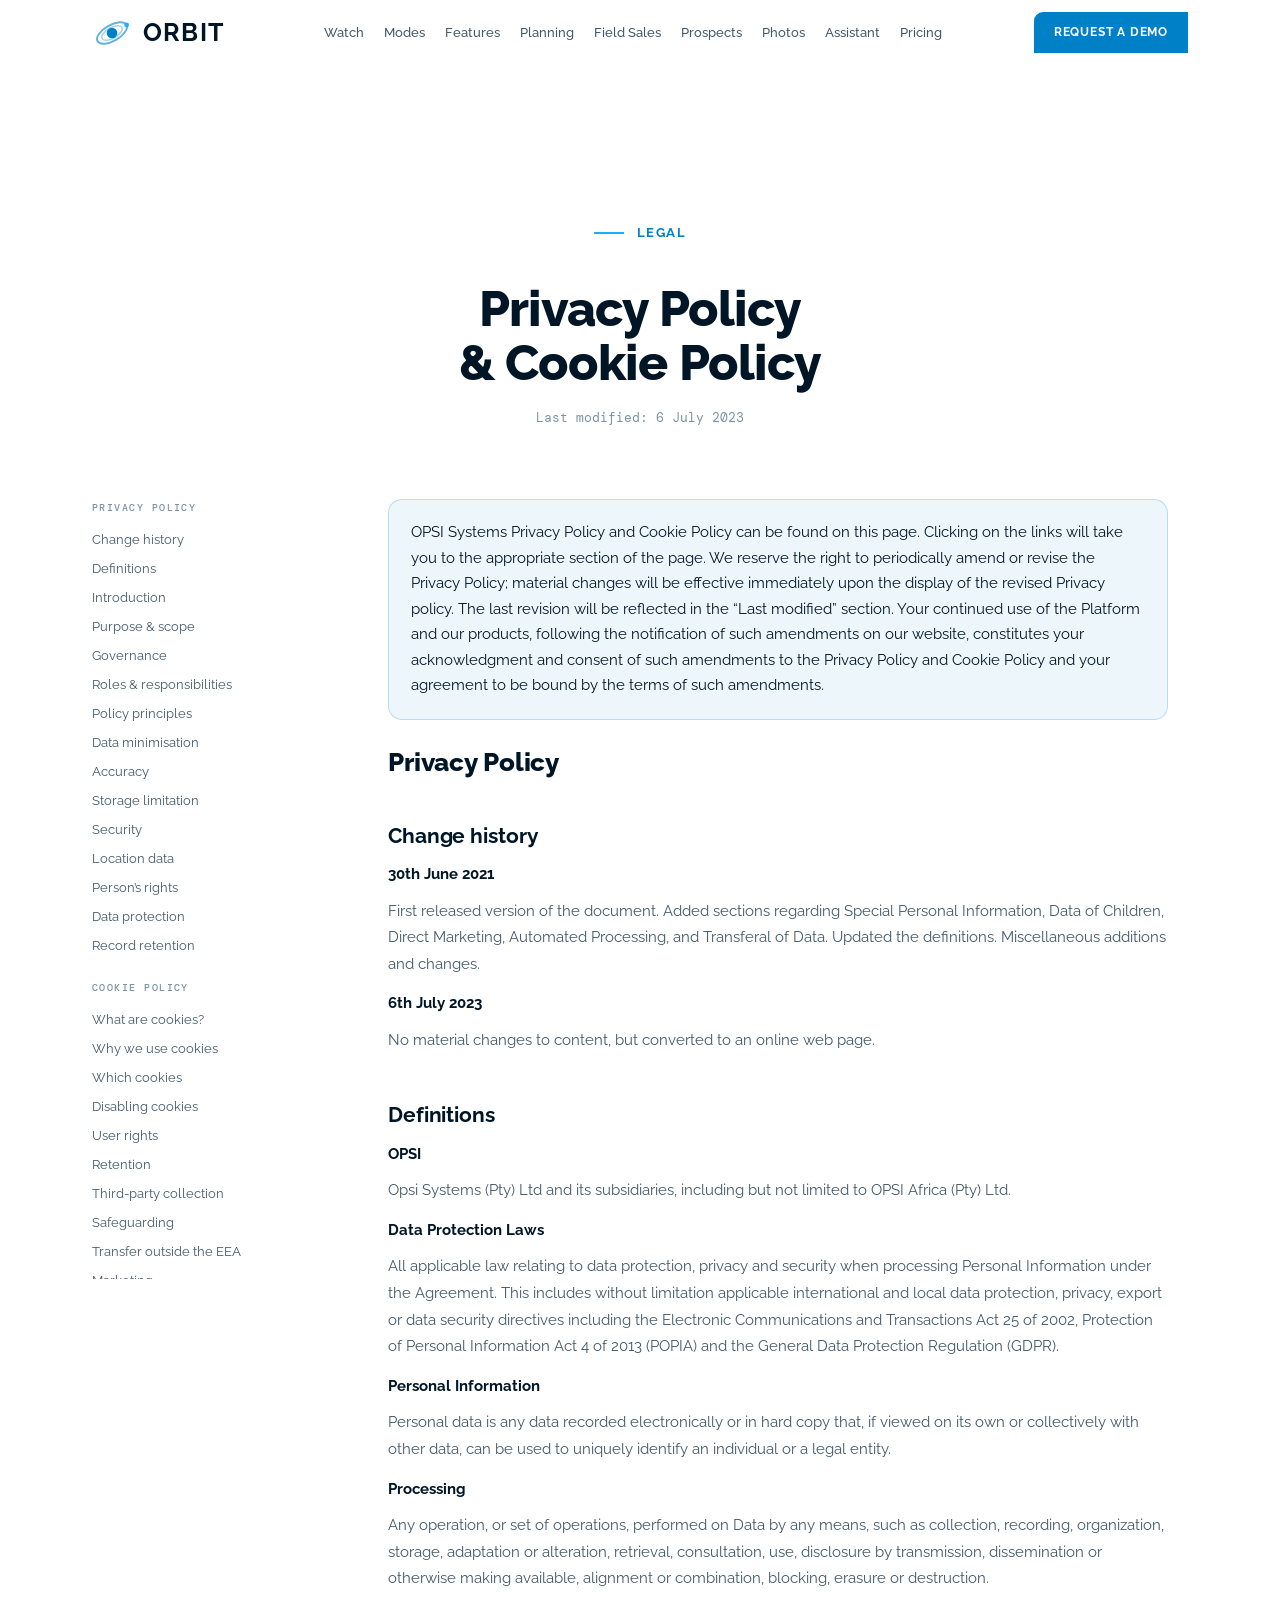
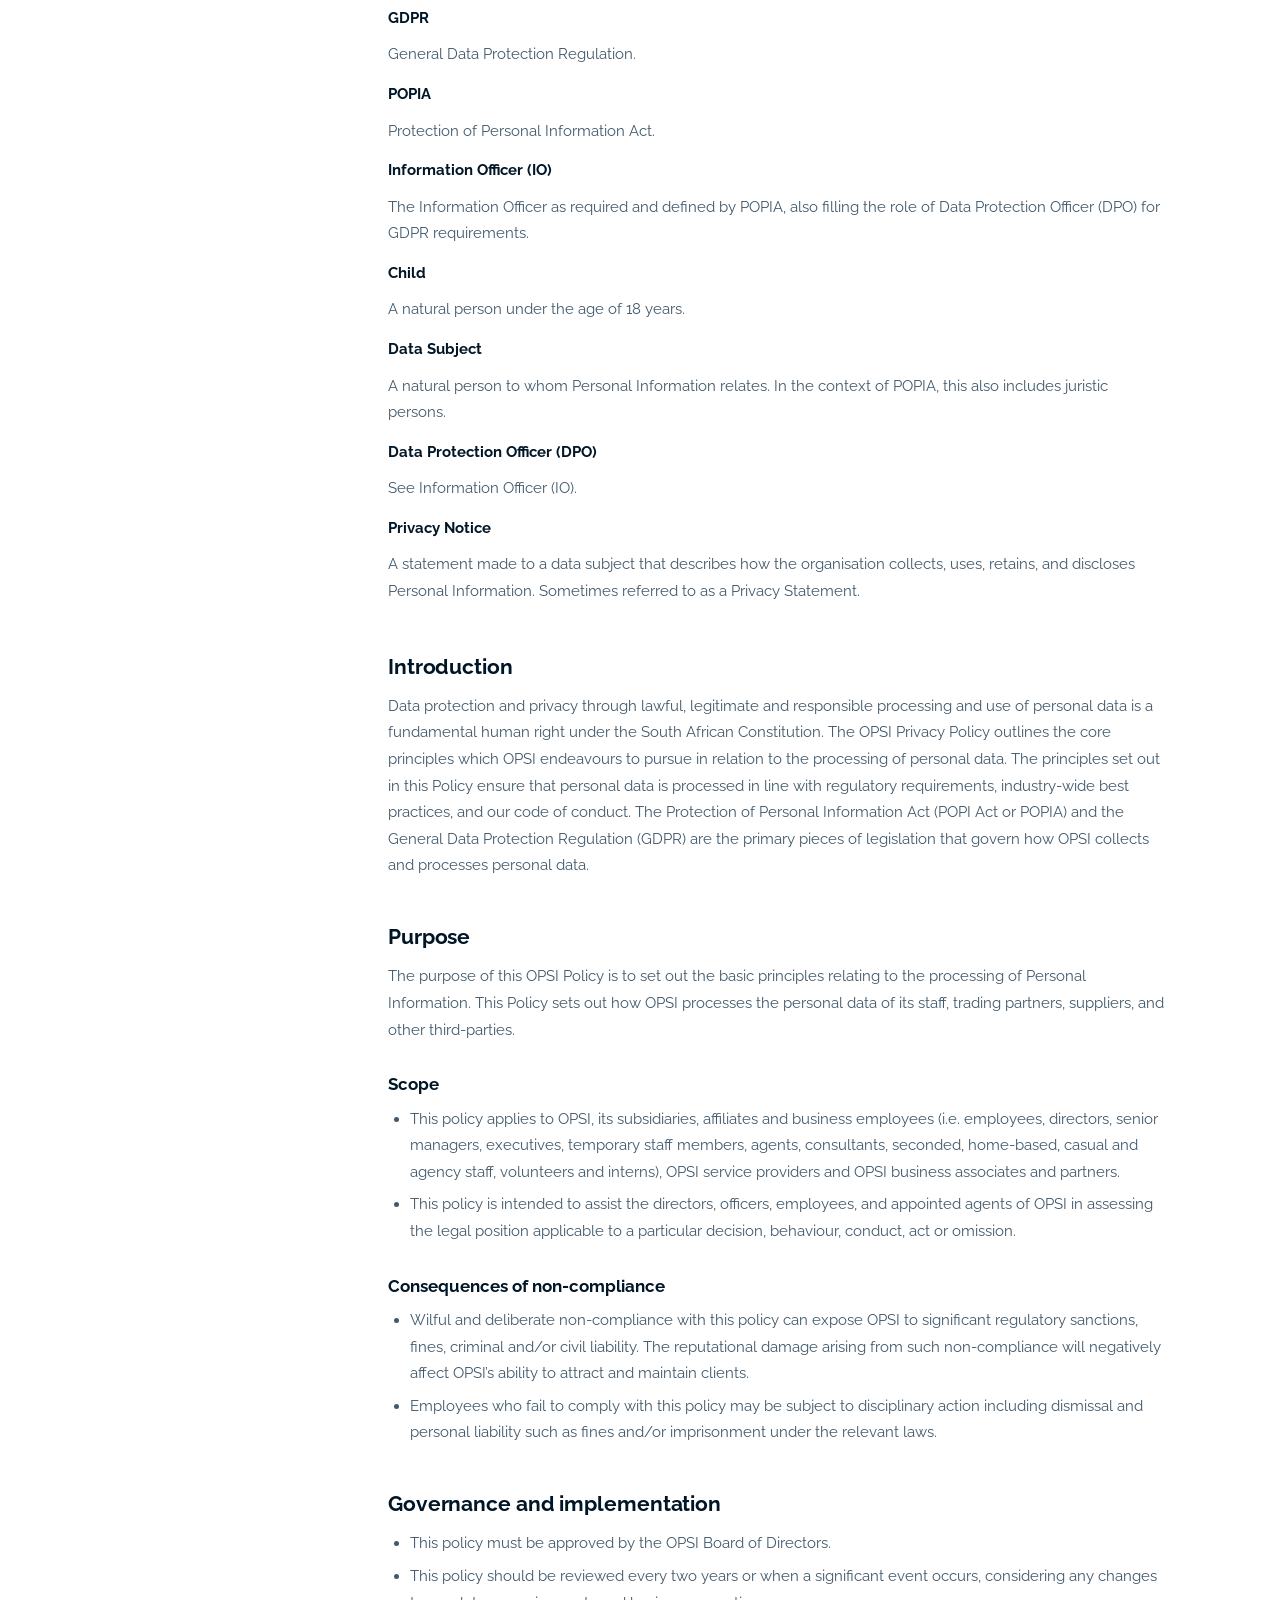
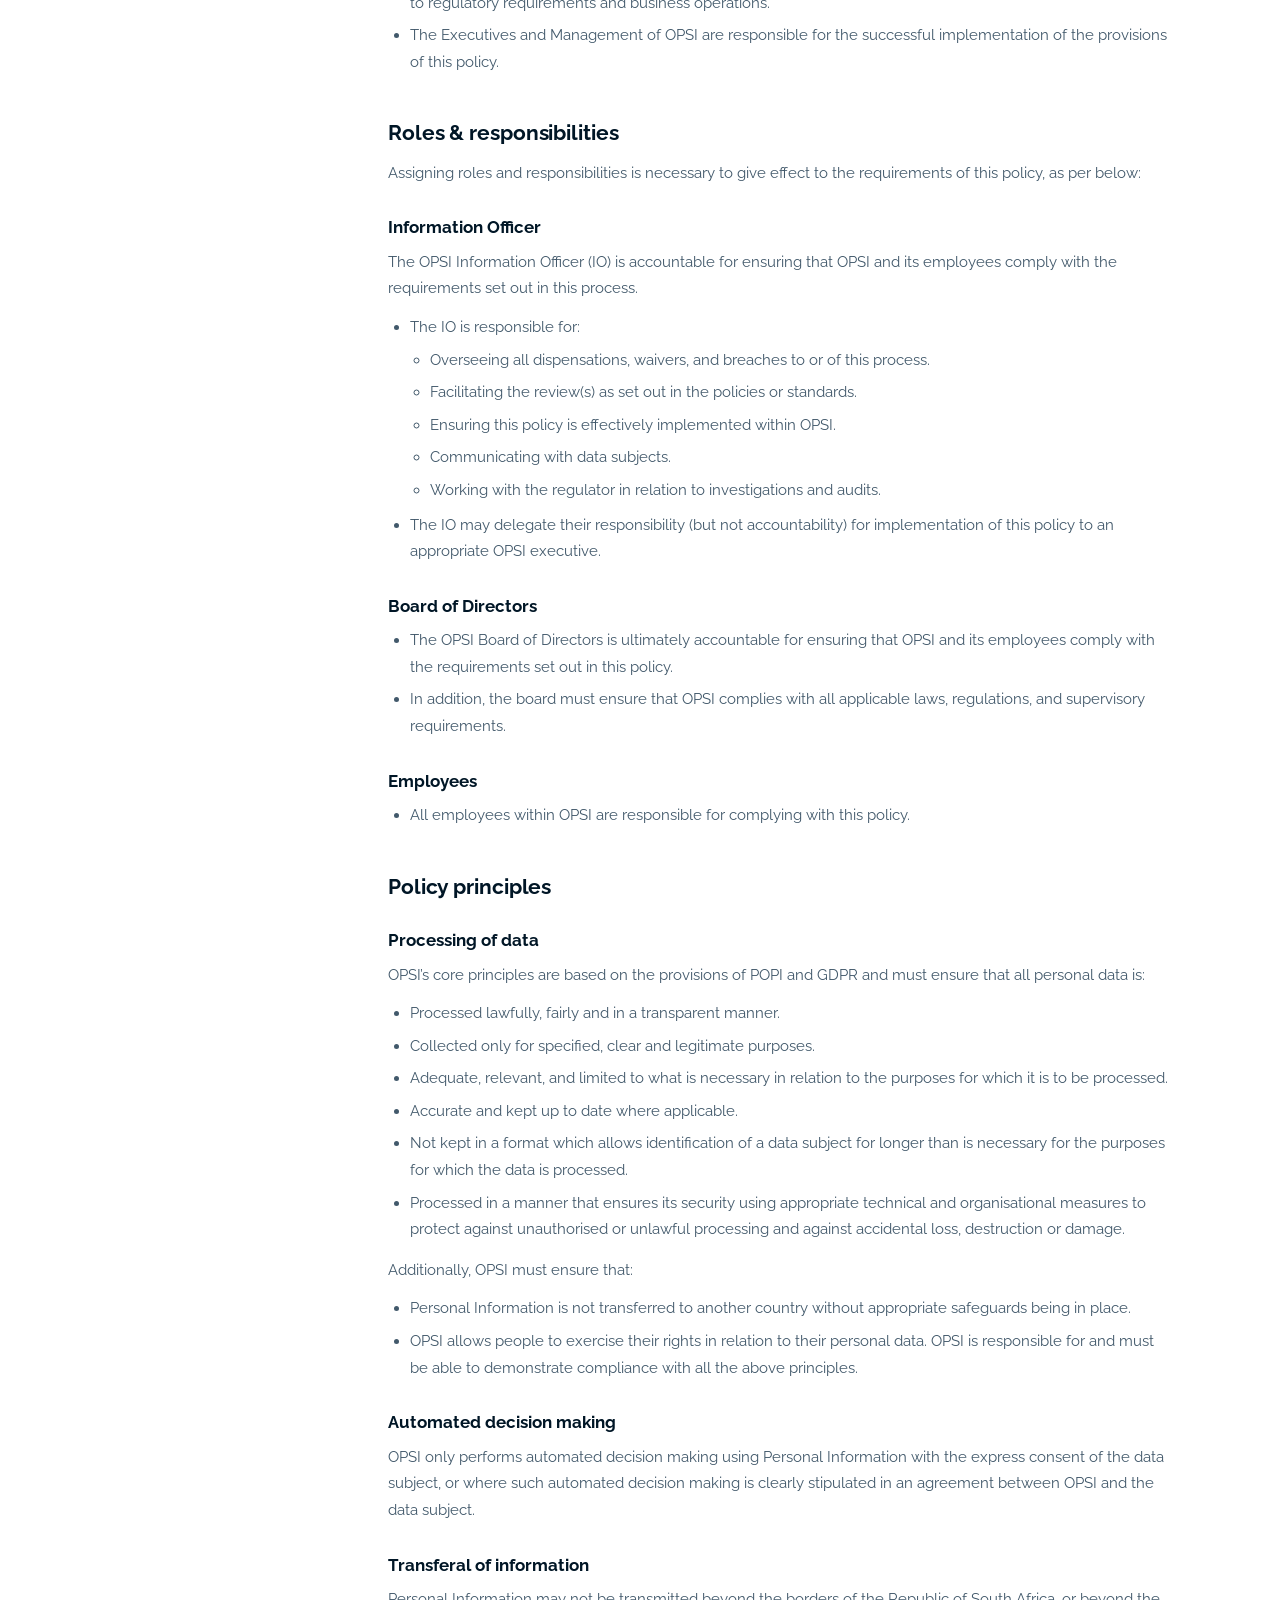
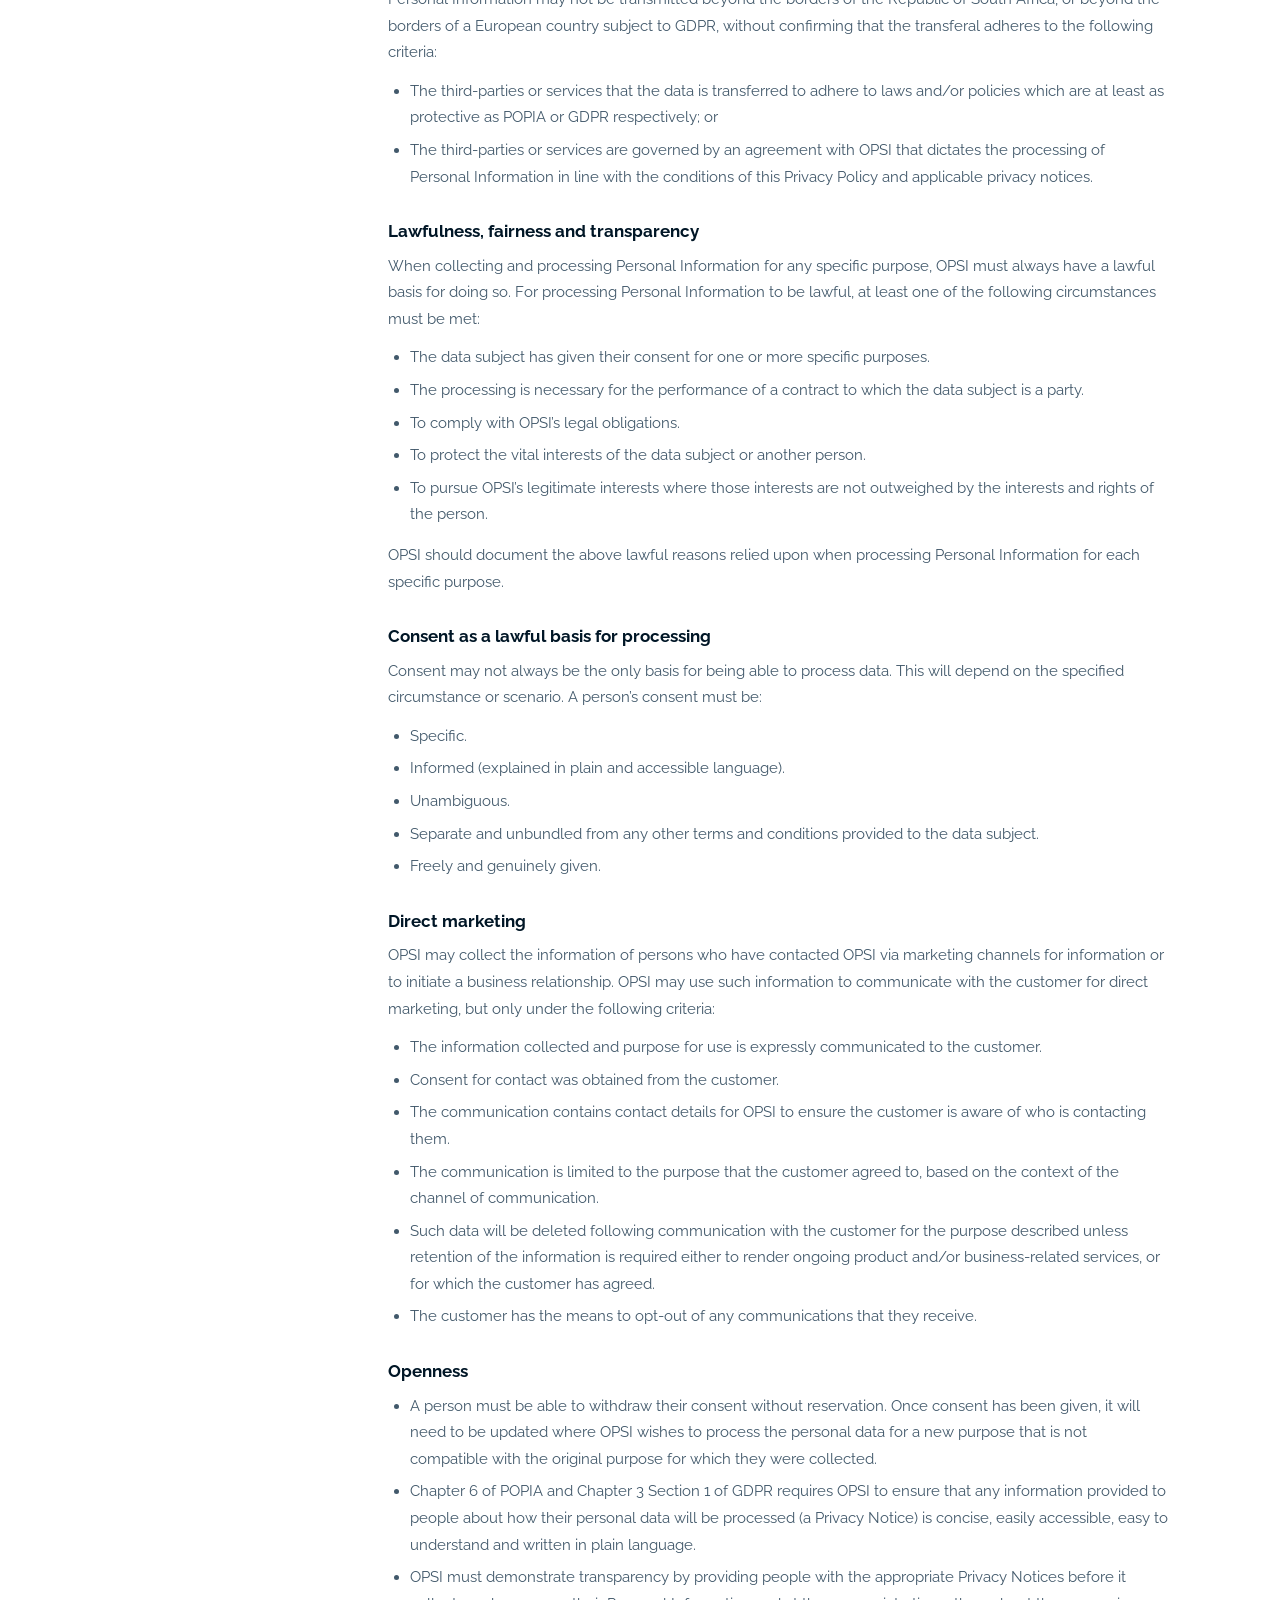
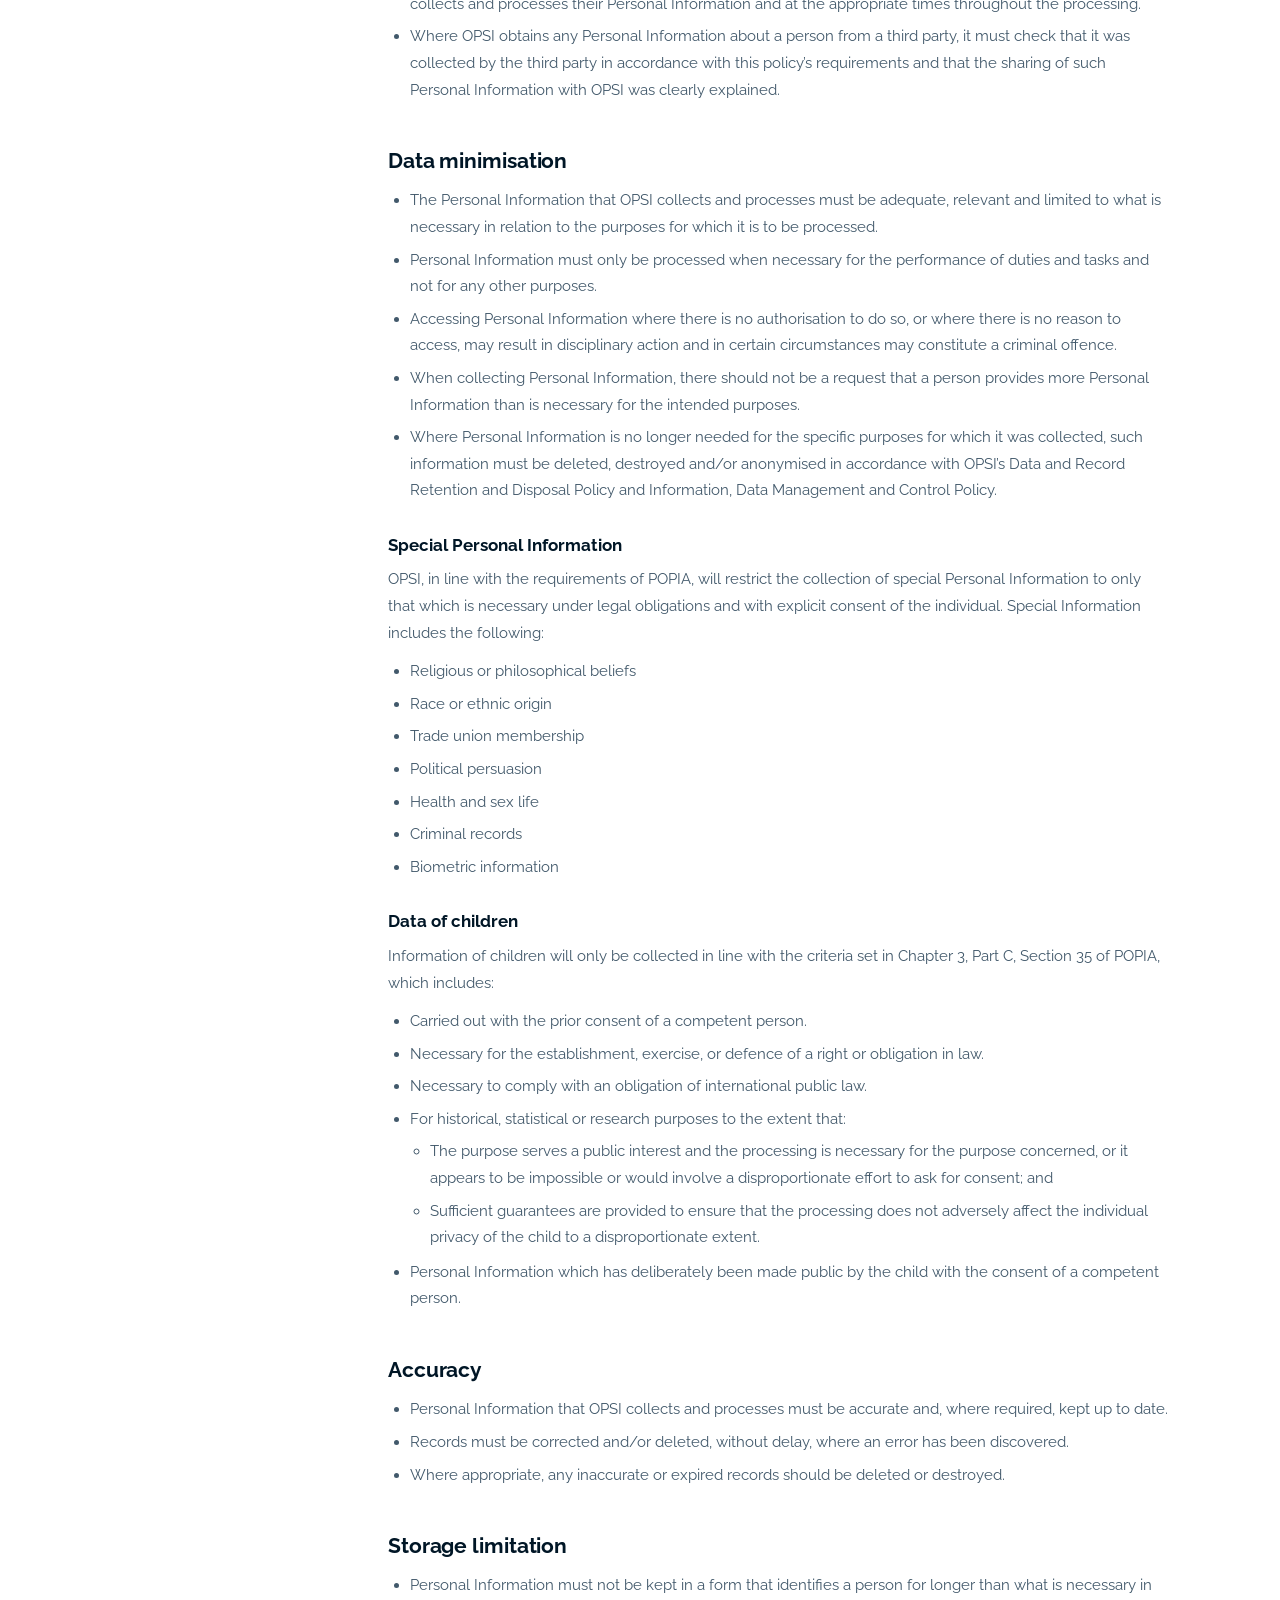
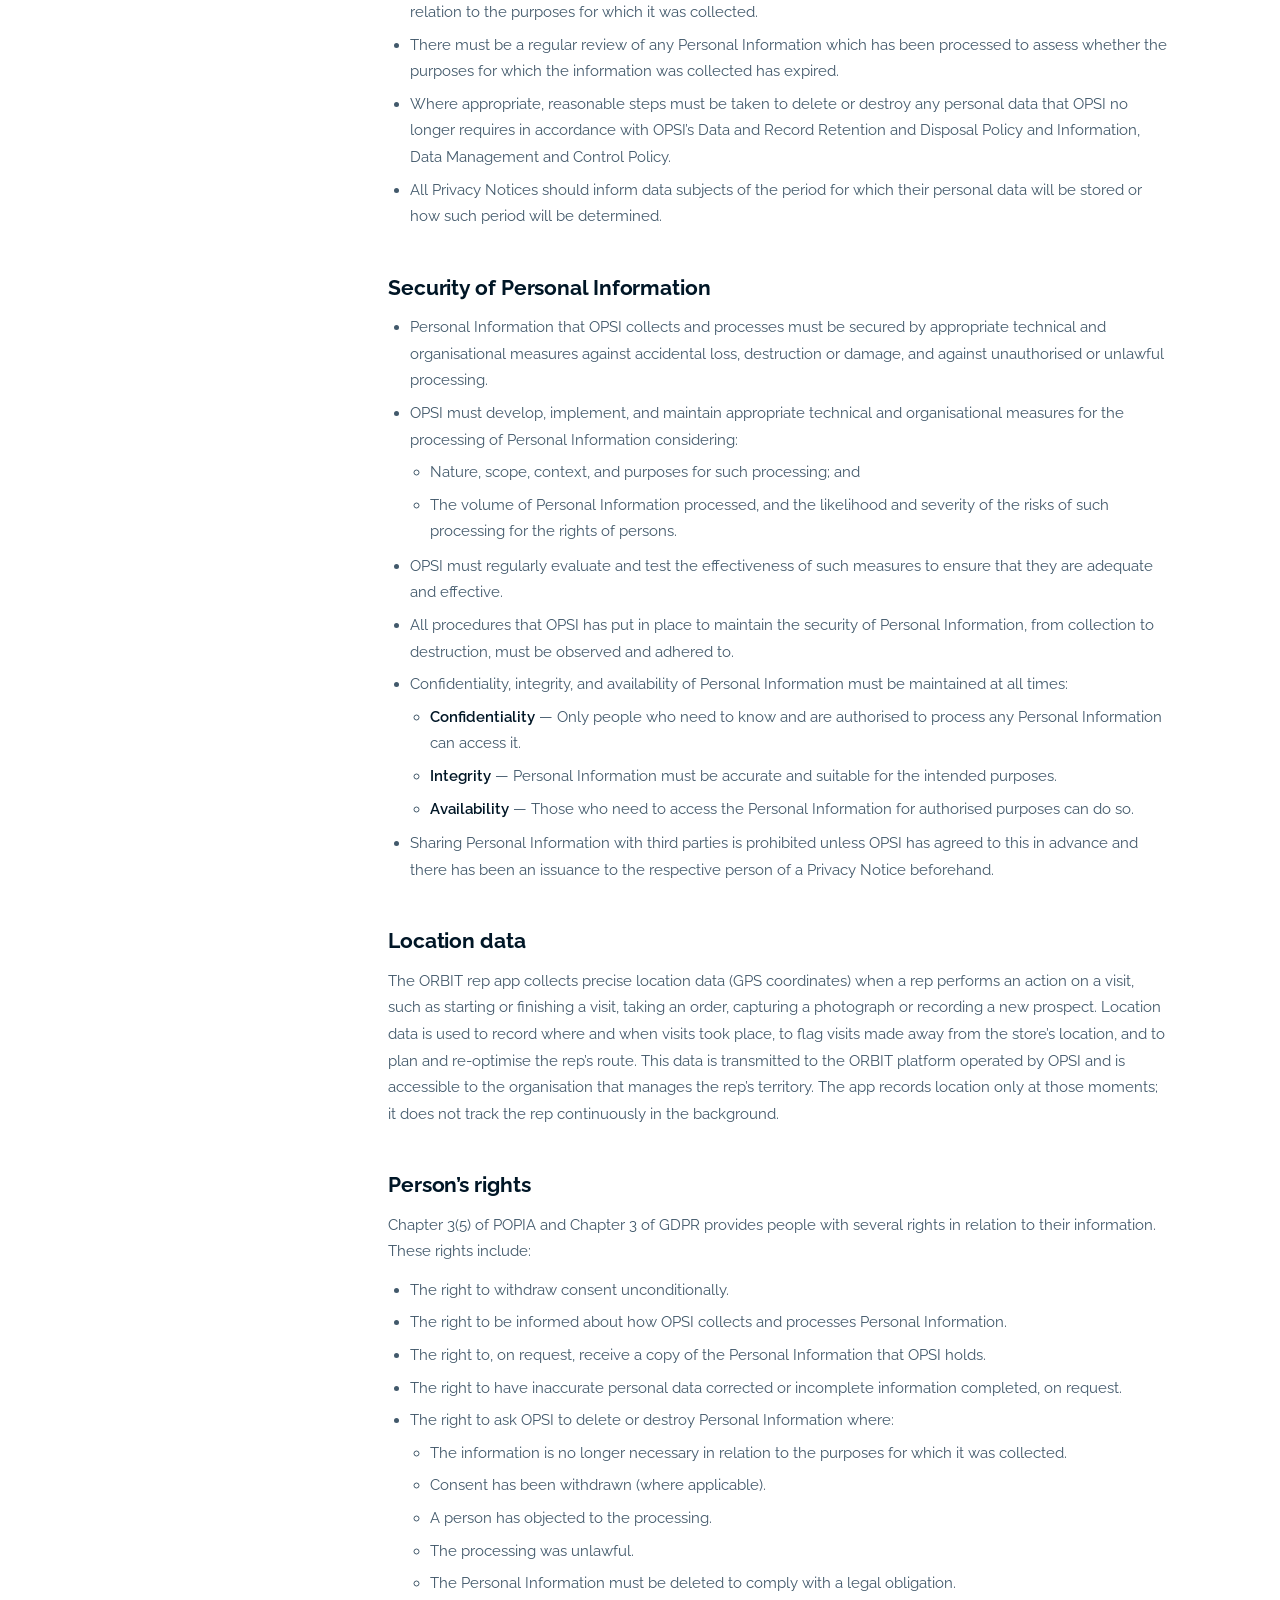
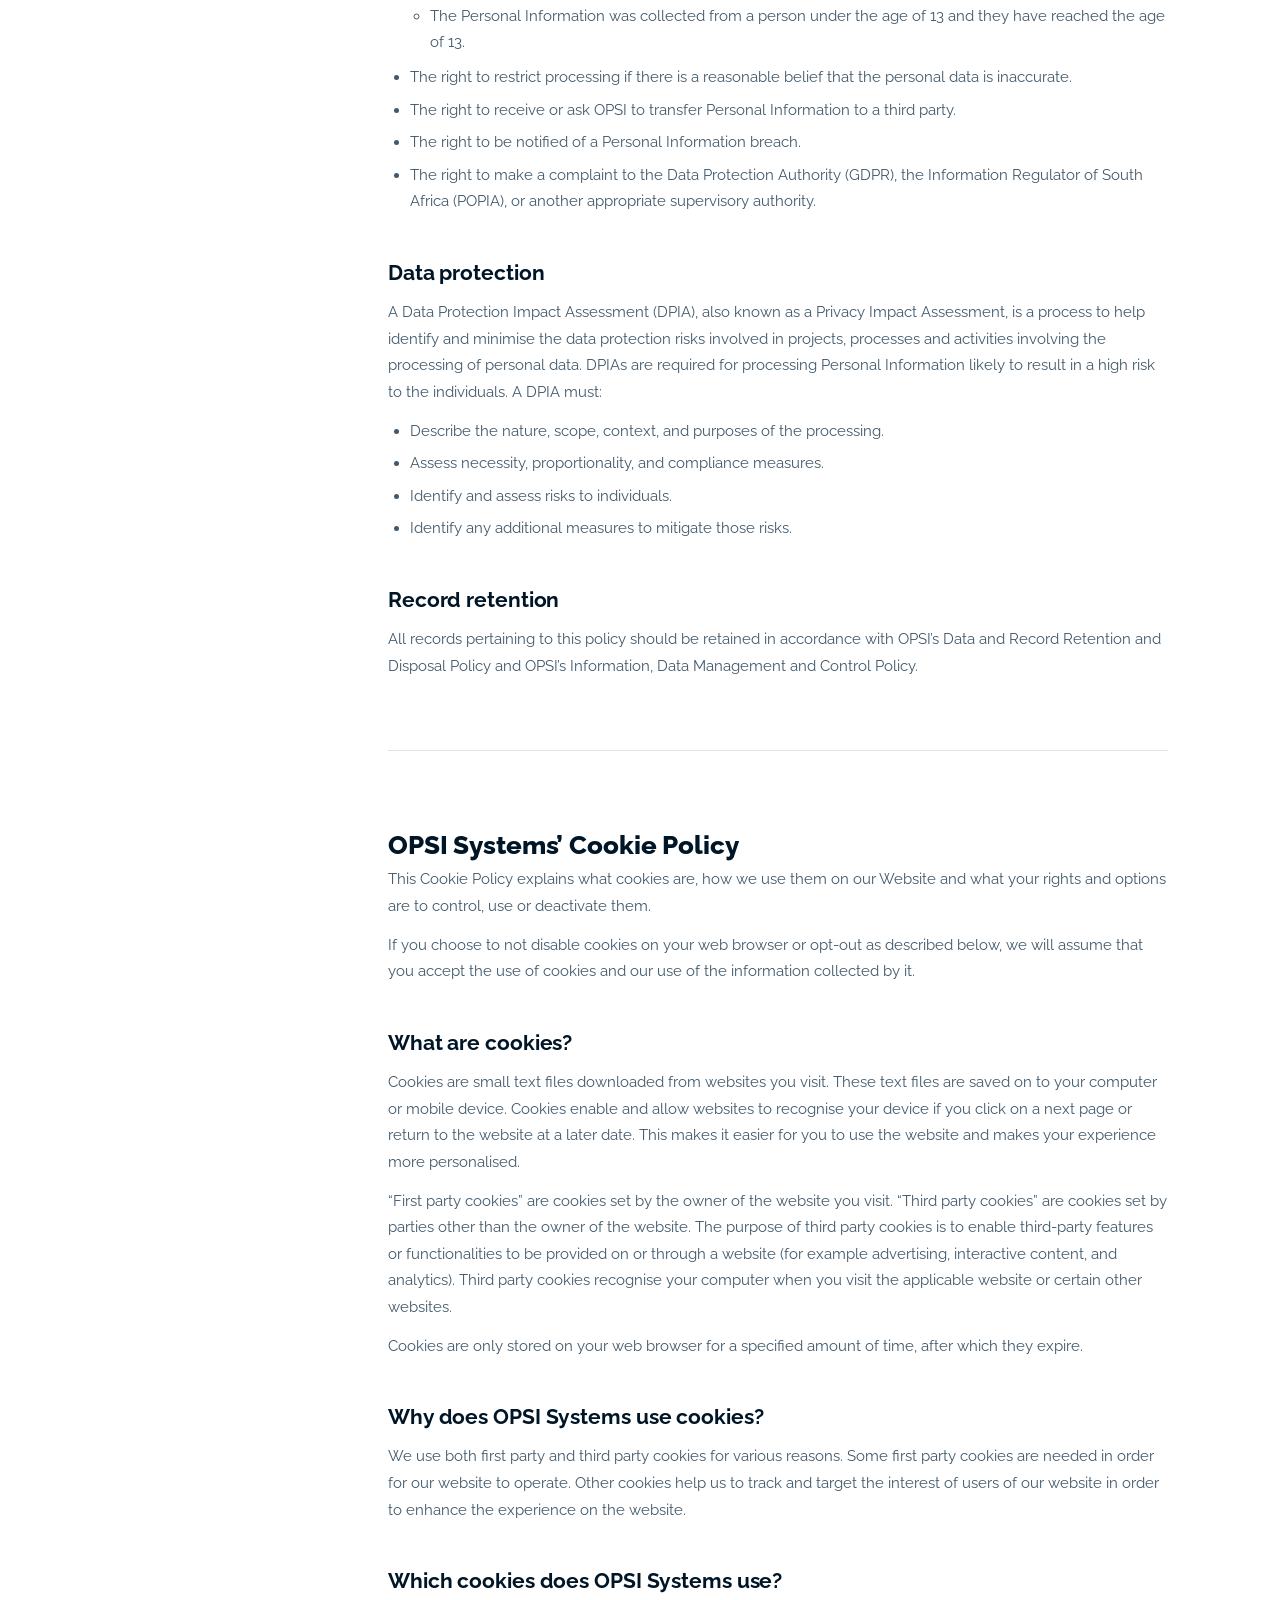
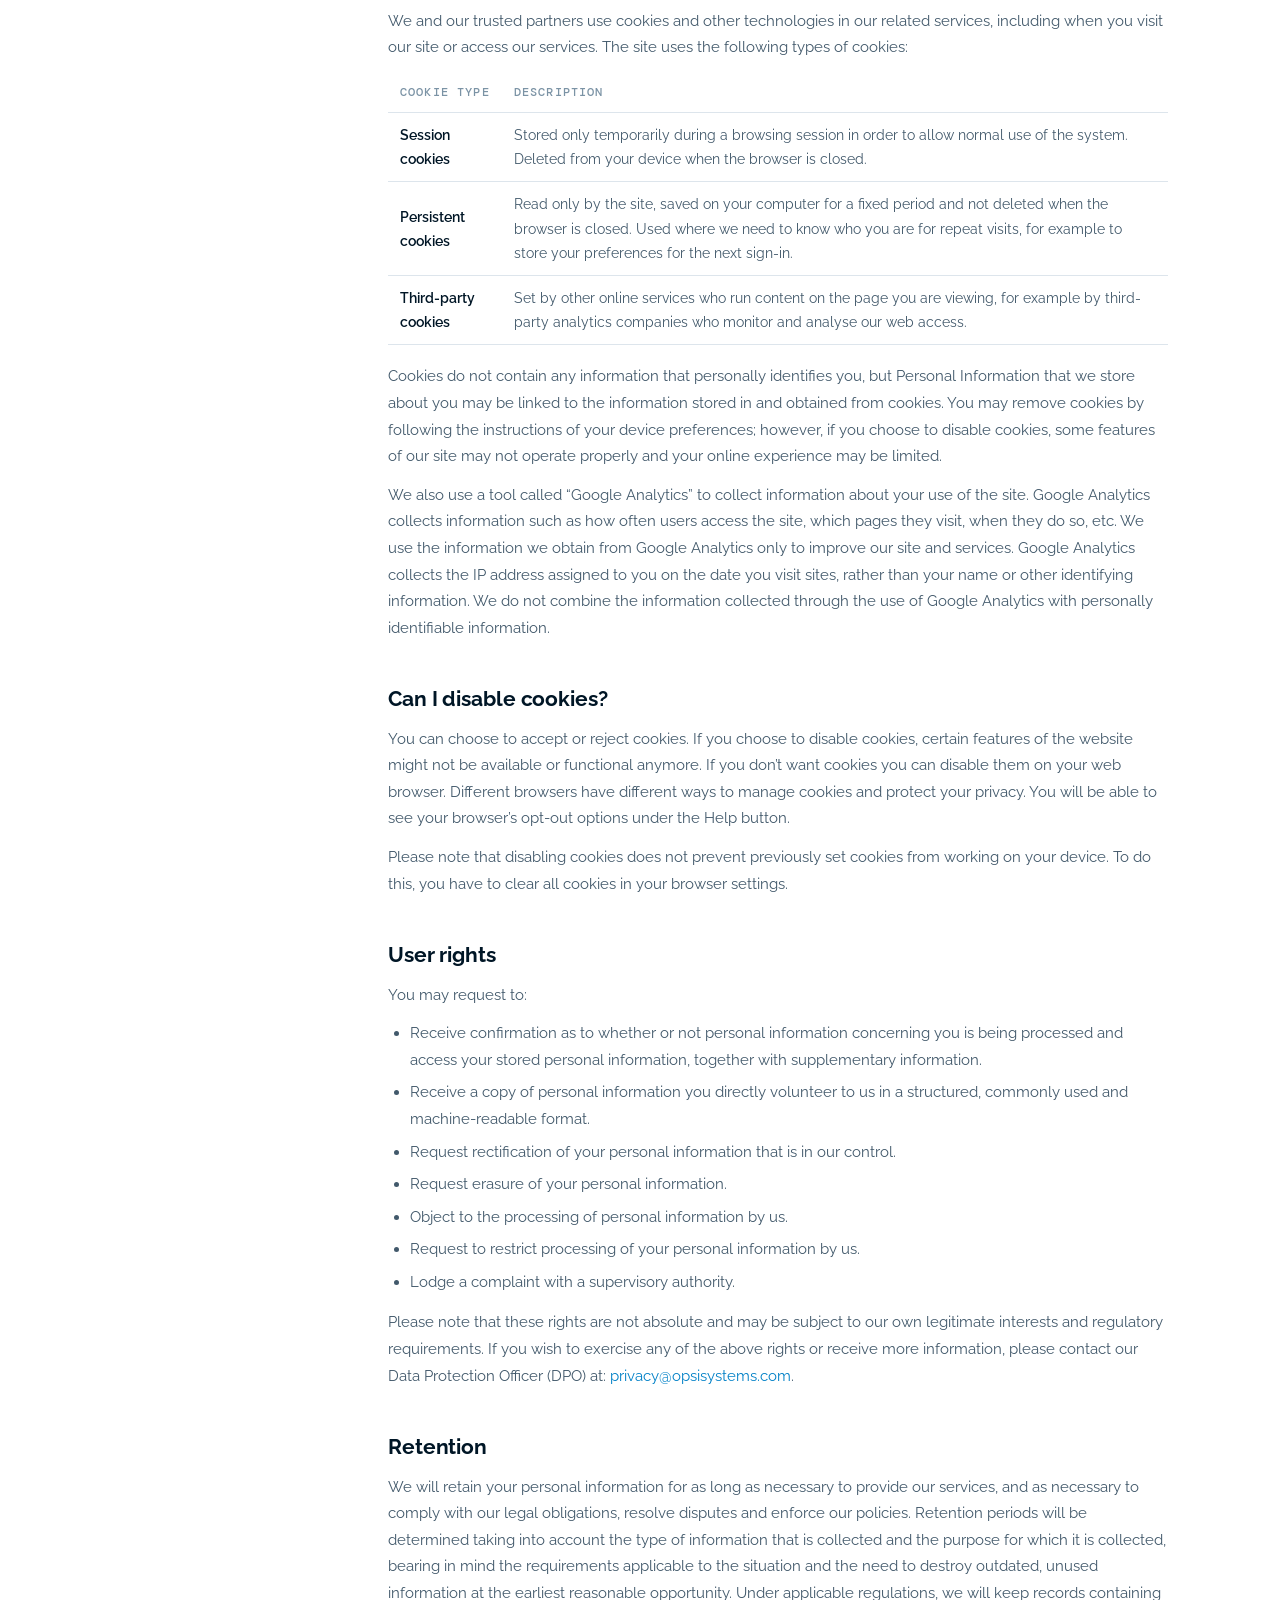
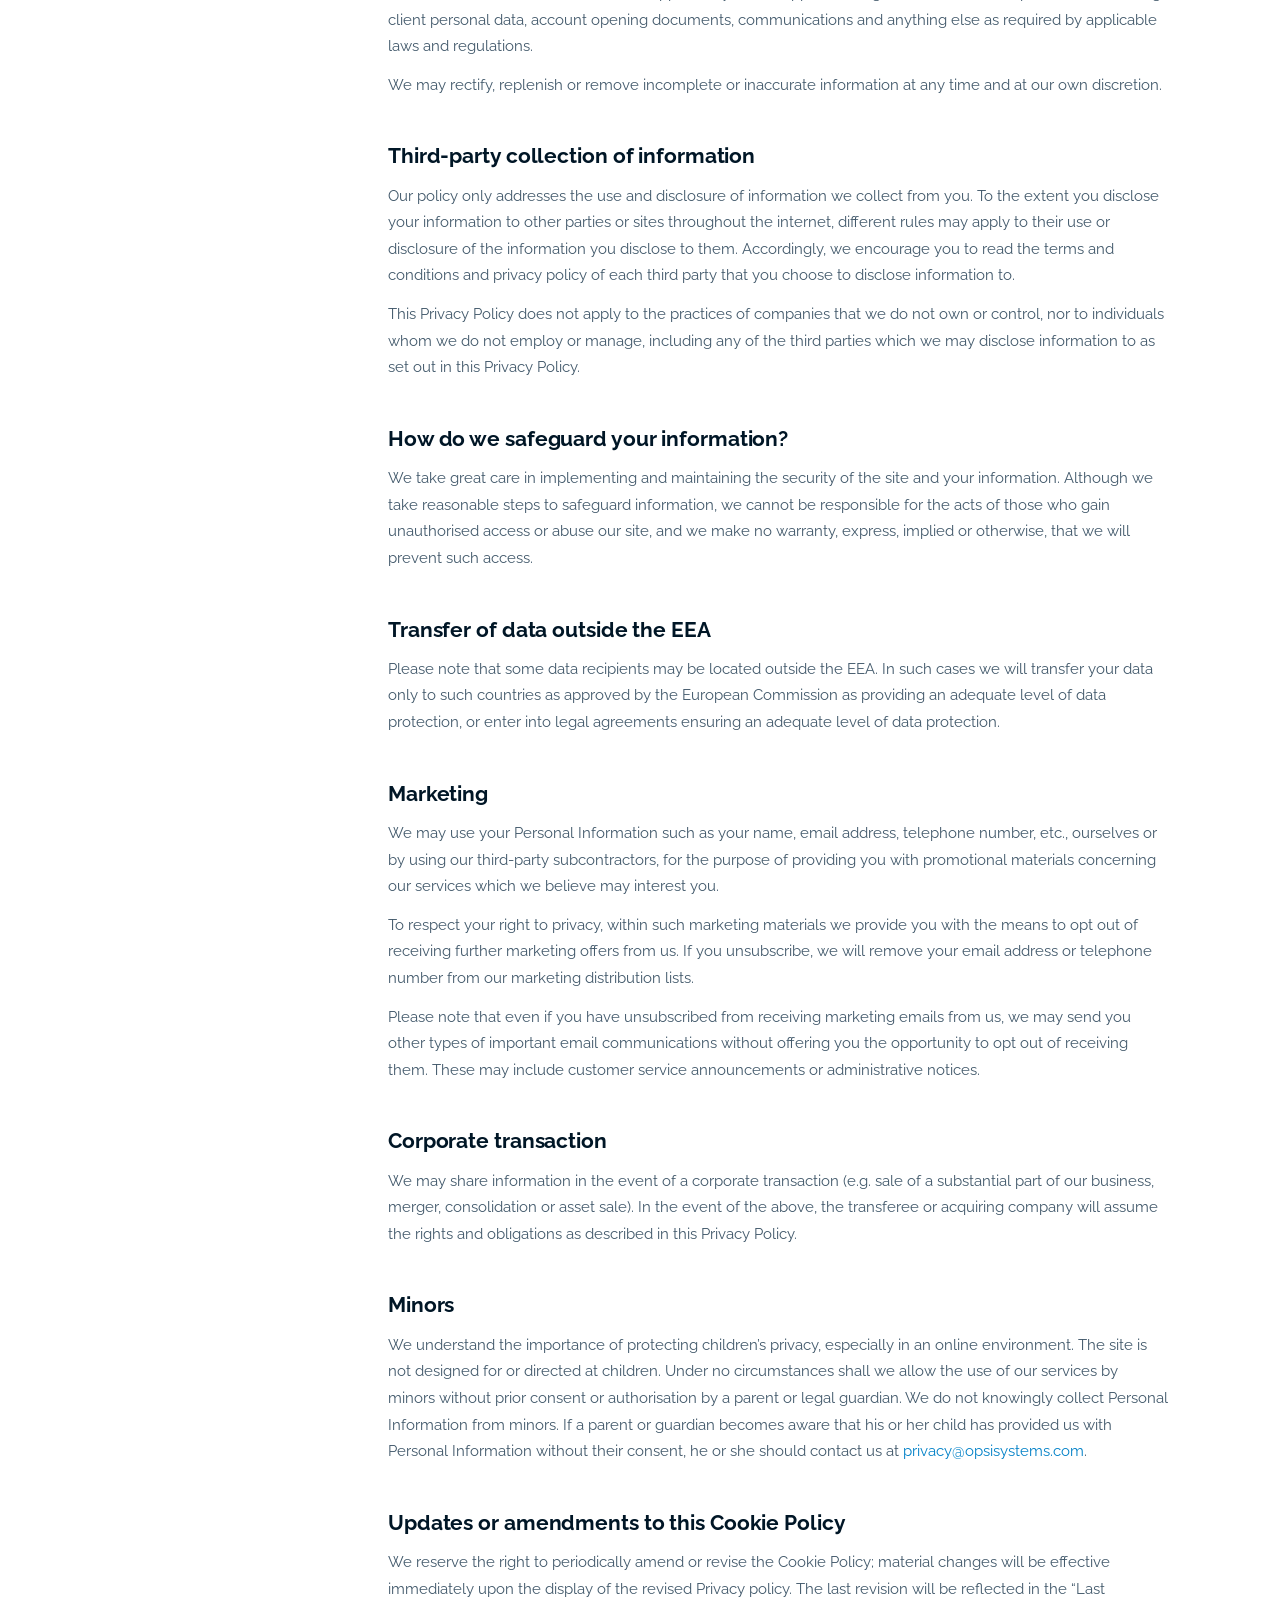
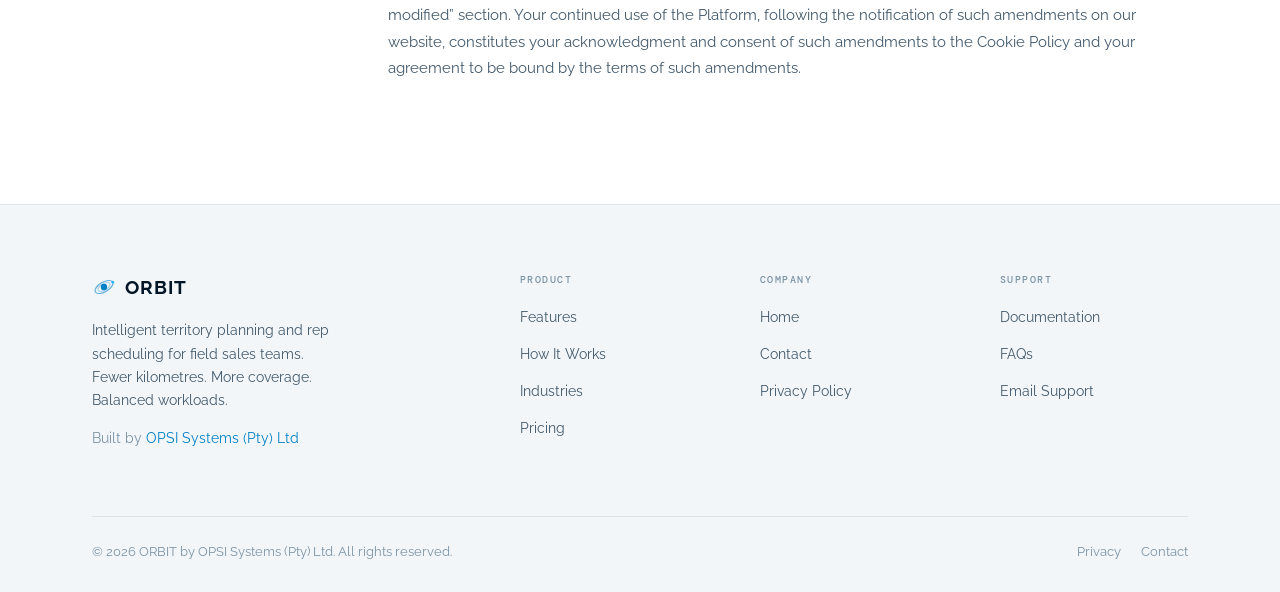
<file: privacy.html>
<!DOCTYPE html>
<html lang="en">
<head>
  <meta charset="UTF-8">
  <meta name="viewport" content="width=device-width, initial-scale=1.0">
  <title>ORBIT — Privacy Policy</title>
  <meta name="description" content="The OPSI Systems Privacy Policy and Cookie Policy, covering ORBIT: how personal information is collected, used, protected and retained, and your rights under POPIA and GDPR.">
  <link rel="preconnect" href="https://fonts.googleapis.com">
  <link rel="preconnect" href="https://fonts.gstatic.com" crossorigin>
  <link href="https://fonts.googleapis.com/css2?family=Raleway:ital,wght@0,300;0,400;0,500;0,600;0,700;0,800;1,400;1,600&family=DM+Mono:wght@400;500&display=swap" rel="stylesheet">
  <link rel="icon" href="/favicon.svg" type="image/svg+xml">
  <link rel="icon" href="/favicon-32.png" sizes="32x32" type="image/png">
  <link rel="icon" href="/favicon-16.png" sizes="16x16" type="image/png">
  <link rel="apple-touch-icon" href="/apple-touch-icon.png" sizes="180x180">
  <meta name="theme-color" content="#001626">
  <link rel="stylesheet" href="style.css">
  <style>
    /* Legal-page pieces, on the site's tokens. */
    .legal-hero { padding:150px 0 30px; text-align:center; }
    .legal-hero h1 { font-family:var(--serif); font-weight:800; font-size:clamp(2rem,4.6vw,3.1rem); line-height:1.1; letter-spacing:-0.02em; color:var(--text); margin:18px auto 0; max-width:18ch; }
    .legal-hero .meta { margin-top:16px; font-family:var(--mono); font-size:0.82rem; color:var(--text-3); }

    section.legal { padding:40px 0 110px; }
    .legal-grid { display:grid; grid-template-columns:240px minmax(0,1fr); gap:56px; align-items:start; }

    .toc { position:sticky; top:96px; max-height:calc(100vh - 120px); overflow:auto; font-size:0.82rem; padding-right:6px; }
    .toc h4 { font-size:0.65rem; font-family:var(--mono); font-weight:500; letter-spacing:0.14em; text-transform:uppercase; color:var(--text-3); margin-bottom:12px; }
    .toc ol { list-style:none; display:flex; flex-direction:column; gap:7px; }
    .toc a { color:var(--text-2); }
    .toc a:hover { color:var(--accent); text-decoration:none; }

    .doc { max-width:780px; }
    .doc .notice { background:var(--a-pale); border:1px solid rgba(0,128,199,0.22); border-radius:14px; padding:20px 22px; margin-bottom:28px; color:var(--text); font-size:0.95rem; }
    .doc h2 { font-size:1.3rem; font-weight:700; color:var(--text); margin:46px 0 14px; scroll-margin-top:96px; letter-spacing:-0.005em; }
    .doc h2 .n { font-family:var(--mono); color:var(--accent); font-weight:500; margin-right:10px; }
    .doc h3 { font-size:1.05rem; color:var(--text); margin:30px 0 10px; }
    .doc p, .doc li { font-size:0.95rem; line-height:1.75; }
    .doc p { margin-bottom:12px; }
    .doc p .cl { font-family:var(--mono); font-size:0.85rem; color:var(--text-3); margin-right:6px; }
    .doc ul, .doc ol.alpha { margin:4px 0 14px 22px; display:flex; flex-direction:column; gap:6px; }
    .doc ol.alpha { list-style:lower-alpha; }
    .doc dl { display:flex; flex-direction:column; gap:10px; }
    .doc dt { font-weight:700; color:var(--text); font-size:0.95rem; }
    .doc dd { font-size:0.95rem; line-height:1.75; margin:0 0 4px; }
    .doc strong { color:var(--text); }
    .doc h2.part { font-size:1.6rem; font-weight:800; margin:40px 0 6px; }
    .doc .notice + h2.part { margin-top:8px; }
    .doc ul ul { margin:6px 0 2px 20px; }
    .doc .sched { margin-top:70px; padding-top:40px; border-top:1px solid var(--border); }

    .sev { width:100%; border-collapse:collapse; margin:10px 0 18px; font-size:0.9rem; }
    .sev th, .sev td { text-align:left; padding:10px 12px; border-bottom:1px solid var(--border); }
    .sev th { font-family:var(--mono); font-size:0.72rem; font-weight:500; letter-spacing:0.1em; text-transform:uppercase; color:var(--text-3); }
    .sev td { color:var(--text-2); }
    .sev td:first-child { color:var(--text); font-weight:600; }

    @media (max-width:900px){
      .legal-grid { grid-template-columns:1fr; gap:24px; }
      .toc { position:static; max-height:none; border:1px solid var(--border); border-radius:14px; padding:18px 20px; }
      .toc ol { display:grid; grid-template-columns:1fr 1fr; gap:6px 18px; }
    }
    @media (max-width:520px){
      .toc ol { grid-template-columns:1fr; }
      .sev th, .sev td { padding:8px 6px; }
    }
  </style>
</head>
<body>

<!-- ── NAVIGATION ── -->
<nav id="nav">
  <div class="nav-in">
    <a class="logo" href="index.html" aria-label="ORBIT home">
      <svg width="28" height="28" viewBox="0 0 30 30" fill="none" aria-hidden="true">
        <circle cx="15" cy="15" r="4" fill="#0080c7"/>
        <ellipse cx="15" cy="15" rx="12.5" ry="6" stroke="#0080c7" stroke-width="1.5" fill="none" opacity="0.6" transform="rotate(-30 15 15)"/>
        <ellipse cx="15" cy="15" rx="8.5" ry="4" stroke="#0080c7" stroke-width="1.2" fill="none" opacity="0.35" transform="rotate(-30 15 15)"/>
        <circle cx="26" cy="9" r="1.8" fill="#19afff" opacity="0.95"/>
      </svg>
      ORBIT
    </a>
    <ul class="nav-links">
      <li><a href="index.html#videos">Watch</a></li>
      <li><a href="index.html#editions">Modes</a></li>
      <li><a href="index.html#features">Features</a></li>
      <li><a href="index.html#daily">Planning</a></li>
      <li><a href="index.html#sfa">Field Sales</a></li>
      <li><a href="index.html#prospects">Prospects</a></li>
      <li><a href="index.html#evidence">Photos</a></li>
      <li><a href="index.html#assistant">Assistant</a></li>
      <li><a href="billing.html">Pricing</a></li>
    </ul>
    <div class="nav-right">
      <a href="index.html#demo" class="btn btn-primary btn-nav">Request a Demo</a>
    </div>
  </div>
</nav>

<!-- ── HERO ── -->
<section class="legal-hero">
  <div class="container">
    <div><span class="pill">Legal</span></div>
    <h1>Privacy Policy &amp; Cookie Policy</h1>
    <p class="meta">Last modified: 6 July 2023</p>
  </div>
</section>

<!-- ── POLICY ── -->
<!-- The OPSI Systems group policy, as published at opsisystems.com/privacy-policy.
     The text is kept as published, except "Location Data", which there describes
     the Tramm driver app and here describes the ORBIT rep app. -->
<section class="legal">
  <div class="container">
    <div class="legal-grid">

      <aside class="toc" aria-label="Contents">
        <h4>Privacy Policy</h4>
        <ol>
          <li><a href="#history">Change history</a></li>
          <li><a href="#definitions">Definitions</a></li>
          <li><a href="#introduction">Introduction</a></li>
          <li><a href="#purpose">Purpose &amp; scope</a></li>
          <li><a href="#governance">Governance</a></li>
          <li><a href="#roles">Roles &amp; responsibilities</a></li>
          <li><a href="#principles">Policy principles</a></li>
          <li><a href="#minimisation">Data minimisation</a></li>
          <li><a href="#accuracy">Accuracy</a></li>
          <li><a href="#storage">Storage limitation</a></li>
          <li><a href="#security">Security</a></li>
          <li><a href="#location">Location data</a></li>
          <li><a href="#rights">Person’s rights</a></li>
          <li><a href="#protection">Data protection</a></li>
          <li><a href="#retention-records">Record retention</a></li>
        </ol>
        <h4 style="margin-top:22px">Cookie Policy</h4>
        <ol>
          <li><a href="#cookies">What are cookies?</a></li>
          <li><a href="#cookie-use">Why we use cookies</a></li>
          <li><a href="#cookie-types">Which cookies</a></li>
          <li><a href="#cookie-disable">Disabling cookies</a></li>
          <li><a href="#user-rights">User rights</a></li>
          <li><a href="#retention">Retention</a></li>
          <li><a href="#third-party">Third-party collection</a></li>
          <li><a href="#safeguard">Safeguarding</a></li>
          <li><a href="#eea">Transfer outside the EEA</a></li>
          <li><a href="#marketing">Marketing</a></li>
          <li><a href="#corporate">Corporate transaction</a></li>
          <li><a href="#minors">Minors</a></li>
          <li><a href="#updates">Updates</a></li>
        </ol>
      </aside>

      <article class="doc">

        <div class="notice">
          OPSI Systems Privacy Policy and Cookie Policy can be found on this page. Clicking on the links will take you to the appropriate section of the page. We reserve the right to periodically amend or revise the Privacy Policy; material changes will be effective immediately upon the display of the revised Privacy policy. The last revision will be reflected in the “Last modified” section. Your continued use of the Platform and our products, following the notification of such amendments on our website, constitutes your acknowledgment and consent of such amendments to the Privacy Policy and Cookie Policy and your agreement to be bound by the terms of such amendments.
        </div>

        <h2 class="part">Privacy Policy</h2>

        <h2 id="history">Change history</h2>
        <dl>
          <dt>30th June 2021</dt>
          <dd>First released version of the document. Added sections regarding Special Personal Information, Data of Children, Direct Marketing, Automated Processing, and Transferal of Data. Updated the definitions. Miscellaneous additions and changes.</dd>
          <dt>6th July 2023</dt>
          <dd>No material changes to content, but converted to an online web page.</dd>
        </dl>

        <h2 id="definitions">Definitions</h2>
        <dl>
          <dt>OPSI</dt>
          <dd>Opsi Systems (Pty) Ltd and its subsidiaries, including but not limited to OPSI Africa (Pty) Ltd.</dd>
          <dt>Data Protection Laws</dt>
          <dd>All applicable law relating to data protection, privacy and security when processing Personal Information under the Agreement. This includes without limitation applicable international and local data protection, privacy, export or data security directives including the Electronic Communications and Transactions Act 25 of 2002, Protection of Personal Information Act 4 of 2013 (POPIA) and the General Data Protection Regulation (GDPR).</dd>
          <dt>Personal Information</dt>
          <dd>Personal data is any data recorded electronically or in hard copy that, if viewed on its own or collectively with other data, can be used to uniquely identify an individual or a legal entity.</dd>
          <dt>Processing</dt>
          <dd>Any operation, or set of operations, performed on Data by any means, such as collection, recording, organization, storage, adaptation or alteration, retrieval, consultation, use, disclosure by transmission, dissemination or otherwise making available, alignment or combination, blocking, erasure or destruction.</dd>
          <dt>GDPR</dt>
          <dd>General Data Protection Regulation.</dd>
          <dt>POPIA</dt>
          <dd>Protection of Personal Information Act.</dd>
          <dt>Information Officer (IO)</dt>
          <dd>The Information Officer as required and defined by POPIA, also filling the role of Data Protection Officer (DPO) for GDPR requirements.</dd>
          <dt>Child</dt>
          <dd>A natural person under the age of 18 years.</dd>
          <dt>Data Subject</dt>
          <dd>A natural person to whom Personal Information relates. In the context of POPIA, this also includes juristic persons.</dd>
          <dt>Data Protection Officer (DPO)</dt>
          <dd>See Information Officer (IO).</dd>
          <dt>Privacy Notice</dt>
          <dd>A statement made to a data subject that describes how the organisation collects, uses, retains, and discloses Personal Information. Sometimes referred to as a Privacy Statement.</dd>
        </dl>

        <h2 id="introduction">Introduction</h2>
        <p>Data protection and privacy through lawful, legitimate and responsible processing and use of personal data is a fundamental human right under the South African Constitution. The OPSI Privacy Policy outlines the core principles which OPSI endeavours to pursue in relation to the processing of personal data. The principles set out in this Policy ensure that personal data is processed in line with regulatory requirements, industry-wide best practices, and our code of conduct. The Protection of Personal Information Act (POPI Act or POPIA) and the General Data Protection Regulation (GDPR) are the primary pieces of legislation that govern how OPSI collects and processes personal data.</p>

        <h2 id="purpose">Purpose</h2>
        <p>The purpose of this OPSI Policy is to set out the basic principles relating to the processing of Personal Information. This Policy sets out how OPSI processes the personal data of its staff, trading partners, suppliers, and other third-parties.</p>

        <h3>Scope</h3>
        <ul>
          <li>This policy applies to OPSI, its subsidiaries, affiliates and business employees (i.e. employees, directors, senior managers, executives, temporary staff members, agents, consultants, seconded, home-based, casual and agency staff, volunteers and interns), OPSI service providers and OPSI business associates and partners.</li>
          <li>This policy is intended to assist the directors, officers, employees, and appointed agents of OPSI in assessing the legal position applicable to a particular decision, behaviour, conduct, act or omission.</li>
        </ul>

        <h3>Consequences of non-compliance</h3>
        <ul>
          <li>Wilful and deliberate non-compliance with this policy can expose OPSI to significant regulatory sanctions, fines, criminal and/or civil liability. The reputational damage arising from such non-compliance will negatively affect OPSI’s ability to attract and maintain clients.</li>
          <li>Employees who fail to comply with this policy may be subject to disciplinary action including dismissal and personal liability such as fines and/or imprisonment under the relevant laws.</li>
        </ul>

        <h2 id="governance">Governance and implementation</h2>
        <ul>
          <li>This policy must be approved by the OPSI Board of Directors.</li>
          <li>This policy should be reviewed every two years or when a significant event occurs, considering any changes to regulatory requirements and business operations.</li>
          <li>The Executives and Management of OPSI are responsible for the successful implementation of the provisions of this policy.</li>
        </ul>

        <h2 id="roles">Roles &amp; responsibilities</h2>
        <p>Assigning roles and responsibilities is necessary to give effect to the requirements of this policy, as per below:</p>

        <h3>Information Officer</h3>
        <p>The OPSI Information Officer (IO) is accountable for ensuring that OPSI and its employees comply with the requirements set out in this process.</p>
        <ul>
          <li>The IO is responsible for:
            <ul>
              <li>Overseeing all dispensations, waivers, and breaches to or of this process.</li>
              <li>Facilitating the review(s) as set out in the policies or standards.</li>
              <li>Ensuring this policy is effectively implemented within OPSI.</li>
              <li>Communicating with data subjects.</li>
              <li>Working with the regulator in relation to investigations and audits.</li>
            </ul>
          </li>
          <li>The IO may delegate their responsibility (but not accountability) for implementation of this policy to an appropriate OPSI executive.</li>
        </ul>

        <h3>Board of Directors</h3>
        <ul>
          <li>The OPSI Board of Directors is ultimately accountable for ensuring that OPSI and its employees comply with the requirements set out in this policy.</li>
          <li>In addition, the board must ensure that OPSI complies with all applicable laws, regulations, and supervisory requirements.</li>
        </ul>

        <h3>Employees</h3>
        <ul>
          <li>All employees within OPSI are responsible for complying with this policy.</li>
        </ul>

        <h2 id="principles">Policy principles</h2>

        <h3>Processing of data</h3>
        <p>OPSI’s core principles are based on the provisions of POPI and GDPR and must ensure that all personal data is:</p>
        <ul>
          <li>Processed lawfully, fairly and in a transparent manner.</li>
          <li>Collected only for specified, clear and legitimate purposes.</li>
          <li>Adequate, relevant, and limited to what is necessary in relation to the purposes for which it is to be processed.</li>
          <li>Accurate and kept up to date where applicable.</li>
          <li>Not kept in a format which allows identification of a data subject for longer than is necessary for the purposes for which the data is processed.</li>
          <li>Processed in a manner that ensures its security using appropriate technical and organisational measures to protect against unauthorised or unlawful processing and against accidental loss, destruction or damage.</li>
        </ul>
        <p>Additionally, OPSI must ensure that:</p>
        <ul>
          <li>Personal Information is not transferred to another country without appropriate safeguards being in place.</li>
          <li>OPSI allows people to exercise their rights in relation to their personal data. OPSI is responsible for and must be able to demonstrate compliance with all the above principles.</li>
        </ul>

        <h3>Automated decision making</h3>
        <p>OPSI only performs automated decision making using Personal Information with the express consent of the data subject, or where such automated decision making is clearly stipulated in an agreement between OPSI and the data subject.</p>

        <h3>Transferal of information</h3>
        <p>Personal Information may not be transmitted beyond the borders of the Republic of South Africa, or beyond the borders of a European country subject to GDPR, without confirming that the transferal adheres to the following criteria:</p>
        <ul>
          <li>The third-parties or services that the data is transferred to adhere to laws and/or policies which are at least as protective as POPIA or GDPR respectively; or</li>
          <li>The third-parties or services are governed by an agreement with OPSI that dictates the processing of Personal Information in line with the conditions of this Privacy Policy and applicable privacy notices.</li>
        </ul>

        <h3>Lawfulness, fairness and transparency</h3>
        <p>When collecting and processing Personal Information for any specific purpose, OPSI must always have a lawful basis for doing so. For processing Personal Information to be lawful, at least one of the following circumstances must be met:</p>
        <ul>
          <li>The data subject has given their consent for one or more specific purposes.</li>
          <li>The processing is necessary for the performance of a contract to which the data subject is a party.</li>
          <li>To comply with OPSI’s legal obligations.</li>
          <li>To protect the vital interests of the data subject or another person.</li>
          <li>To pursue OPSI’s legitimate interests where those interests are not outweighed by the interests and rights of the person.</li>
        </ul>
        <p>OPSI should document the above lawful reasons relied upon when processing Personal Information for each specific purpose.</p>

        <h3>Consent as a lawful basis for processing</h3>
        <p>Consent may not always be the only basis for being able to process data. This will depend on the specified circumstance or scenario. A person’s consent must be:</p>
        <ul>
          <li>Specific.</li>
          <li>Informed (explained in plain and accessible language).</li>
          <li>Unambiguous.</li>
          <li>Separate and unbundled from any other terms and conditions provided to the data subject.</li>
          <li>Freely and genuinely given.</li>
        </ul>

        <h3>Direct marketing</h3>
        <p>OPSI may collect the information of persons who have contacted OPSI via marketing channels for information or to initiate a business relationship. OPSI may use such information to communicate with the customer for direct marketing, but only under the following criteria:</p>
        <ul>
          <li>The information collected and purpose for use is expressly communicated to the customer.</li>
          <li>Consent for contact was obtained from the customer.</li>
          <li>The communication contains contact details for OPSI to ensure the customer is aware of who is contacting them.</li>
          <li>The communication is limited to the purpose that the customer agreed to, based on the context of the channel of communication.</li>
          <li>Such data will be deleted following communication with the customer for the purpose described unless retention of the information is required either to render ongoing product and/or business-related services, or for which the customer has agreed.</li>
          <li>The customer has the means to opt-out of any communications that they receive.</li>
        </ul>

        <h3>Openness</h3>
        <ul>
          <li>A person must be able to withdraw their consent without reservation. Once consent has been given, it will need to be updated where OPSI wishes to process the personal data for a new purpose that is not compatible with the original purpose for which they were collected.</li>
          <li>Chapter 6 of POPIA and Chapter 3 Section 1 of GDPR requires OPSI to ensure that any information provided to people about how their personal data will be processed (a Privacy Notice) is concise, easily accessible, easy to understand and written in plain language.</li>
          <li>OPSI must demonstrate transparency by providing people with the appropriate Privacy Notices before it collects and processes their Personal Information and at the appropriate times throughout the processing.</li>
          <li>Where OPSI obtains any Personal Information about a person from a third party, it must check that it was collected by the third party in accordance with this policy’s requirements and that the sharing of such Personal Information with OPSI was clearly explained.</li>
        </ul>

        <h2 id="minimisation">Data minimisation</h2>
        <ul>
          <li>The Personal Information that OPSI collects and processes must be adequate, relevant and limited to what is necessary in relation to the purposes for which it is to be processed.</li>
          <li>Personal Information must only be processed when necessary for the performance of duties and tasks and not for any other purposes.</li>
          <li>Accessing Personal Information where there is no authorisation to do so, or where there is no reason to access, may result in disciplinary action and in certain circumstances may constitute a criminal offence.</li>
          <li>When collecting Personal Information, there should not be a request that a person provides more Personal Information than is necessary for the intended purposes.</li>
          <li>Where Personal Information is no longer needed for the specific purposes for which it was collected, such information must be deleted, destroyed and/or anonymised in accordance with OPSI’s Data and Record Retention and Disposal Policy and Information, Data Management and Control Policy.</li>
        </ul>

        <h3>Special Personal Information</h3>
        <p>OPSI, in line with the requirements of POPIA, will restrict the collection of special Personal Information to only that which is necessary under legal obligations and with explicit consent of the individual. Special Information includes the following:</p>
        <ul>
          <li>Religious or philosophical beliefs</li>
          <li>Race or ethnic origin</li>
          <li>Trade union membership</li>
          <li>Political persuasion</li>
          <li>Health and sex life</li>
          <li>Criminal records</li>
          <li>Biometric information</li>
        </ul>

        <h3>Data of children</h3>
        <p>Information of children will only be collected in line with the criteria set in Chapter 3, Part C, Section 35 of POPIA, which includes:</p>
        <ul>
          <li>Carried out with the prior consent of a competent person.</li>
          <li>Necessary for the establishment, exercise, or defence of a right or obligation in law.</li>
          <li>Necessary to comply with an obligation of international public law.</li>
          <li>For historical, statistical or research purposes to the extent that:
            <ul>
              <li>The purpose serves a public interest and the processing is necessary for the purpose concerned, or it appears to be impossible or would involve a disproportionate effort to ask for consent; and</li>
              <li>Sufficient guarantees are provided to ensure that the processing does not adversely affect the individual privacy of the child to a disproportionate extent.</li>
            </ul>
          </li>
          <li>Personal Information which has deliberately been made public by the child with the consent of a competent person.</li>
        </ul>

        <h2 id="accuracy">Accuracy</h2>
        <ul>
          <li>Personal Information that OPSI collects and processes must be accurate and, where required, kept up to date.</li>
          <li>Records must be corrected and/or deleted, without delay, where an error has been discovered.</li>
          <li>Where appropriate, any inaccurate or expired records should be deleted or destroyed.</li>
        </ul>

        <h2 id="storage">Storage limitation</h2>
        <ul>
          <li>Personal Information must not be kept in a form that identifies a person for longer than what is necessary in relation to the purposes for which it was collected.</li>
          <li>There must be a regular review of any Personal Information which has been processed to assess whether the purposes for which the information was collected has expired.</li>
          <li>Where appropriate, reasonable steps must be taken to delete or destroy any personal data that OPSI no longer requires in accordance with OPSI’s Data and Record Retention and Disposal Policy and Information, Data Management and Control Policy.</li>
          <li>All Privacy Notices should inform data subjects of the period for which their personal data will be stored or how such period will be determined.</li>
        </ul>

        <h2 id="security">Security of Personal Information</h2>
        <ul>
          <li>Personal Information that OPSI collects and processes must be secured by appropriate technical and organisational measures against accidental loss, destruction or damage, and against unauthorised or unlawful processing.</li>
          <li>OPSI must develop, implement, and maintain appropriate technical and organisational measures for the processing of Personal Information considering:
            <ul>
              <li>Nature, scope, context, and purposes for such processing; and</li>
              <li>The volume of Personal Information processed, and the likelihood and severity of the risks of such processing for the rights of persons.</li>
            </ul>
          </li>
          <li>OPSI must regularly evaluate and test the effectiveness of such measures to ensure that they are adequate and effective.</li>
          <li>All procedures that OPSI has put in place to maintain the security of Personal Information, from collection to destruction, must be observed and adhered to.</li>
          <li>Confidentiality, integrity, and availability of Personal Information must be maintained at all times:
            <ul>
              <li><strong>Confidentiality</strong> — Only people who need to know and are authorised to process any Personal Information can access it.</li>
              <li><strong>Integrity</strong> — Personal Information must be accurate and suitable for the intended purposes.</li>
              <li><strong>Availability</strong> — Those who need to access the Personal Information for authorised purposes can do so.</li>
            </ul>
          </li>
          <li>Sharing Personal Information with third parties is prohibited unless OPSI has agreed to this in advance and there has been an issuance to the respective person of a Privacy Notice beforehand.</li>
        </ul>

        <h2 id="location">Location data</h2>
        <p>The ORBIT rep app collects precise location data (GPS coordinates) when a rep performs an action on a visit, such as starting or finishing a visit, taking an order, capturing a photograph or recording a new prospect. Location data is used to record where and when visits took place, to flag visits made away from the store’s location, and to plan and re-optimise the rep’s route. This data is transmitted to the ORBIT platform operated by OPSI and is accessible to the organisation that manages the rep’s territory. The app records location only at those moments; it does not track the rep continuously in the background.</p>

        <h2 id="rights">Person’s rights</h2>
        <p>Chapter 3(5) of POPIA and Chapter 3 of GDPR provides people with several rights in relation to their information. These rights include:</p>
        <ul>
          <li>The right to withdraw consent unconditionally.</li>
          <li>The right to be informed about how OPSI collects and processes Personal Information.</li>
          <li>The right to, on request, receive a copy of the Personal Information that OPSI holds.</li>
          <li>The right to have inaccurate personal data corrected or incomplete information completed, on request.</li>
          <li>The right to ask OPSI to delete or destroy Personal Information where:
            <ul>
              <li>The information is no longer necessary in relation to the purposes for which it was collected.</li>
              <li>Consent has been withdrawn (where applicable).</li>
              <li>A person has objected to the processing.</li>
              <li>The processing was unlawful.</li>
              <li>The Personal Information must be deleted to comply with a legal obligation.</li>
              <li>The Personal Information was collected from a person under the age of 13 and they have reached the age of 13.</li>
            </ul>
          </li>
          <li>The right to restrict processing if there is a reasonable belief that the personal data is inaccurate.</li>
          <li>The right to receive or ask OPSI to transfer Personal Information to a third party.</li>
          <li>The right to be notified of a Personal Information breach.</li>
          <li>The right to make a complaint to the Data Protection Authority (GDPR), the Information Regulator of South Africa (POPIA), or another appropriate supervisory authority.</li>
        </ul>

        <h2 id="protection">Data protection</h2>
        <p>A Data Protection Impact Assessment (DPIA), also known as a Privacy Impact Assessment, is a process to help identify and minimise the data protection risks involved in projects, processes and activities involving the processing of personal data. DPIAs are required for processing Personal Information likely to result in a high risk to the individuals. A DPIA must:</p>
        <ul>
          <li>Describe the nature, scope, context, and purposes of the processing.</li>
          <li>Assess necessity, proportionality, and compliance measures.</li>
          <li>Identify and assess risks to individuals.</li>
          <li>Identify any additional measures to mitigate those risks.</li>
        </ul>

        <h2 id="retention-records">Record retention</h2>
        <p>All records pertaining to this policy should be retained in accordance with OPSI’s Data and Record Retention and Disposal Policy and OPSI’s Information, Data Management and Control Policy.</p>

        <div class="sched">
          <h2 class="part">OPSI Systems’ Cookie Policy</h2>
          <p>This Cookie Policy explains what cookies are, how we use them on our Website and what your rights and options are to control, use or deactivate them.</p>
          <p>If you choose to not disable cookies on your web browser or opt-out as described below, we will assume that you accept the use of cookies and our use of the information collected by it.</p>

          <h2 id="cookies">What are cookies?</h2>
          <p>Cookies are small text files downloaded from websites you visit. These text files are saved on to your computer or mobile device. Cookies enable and allow websites to recognise your device if you click on a next page or return to the website at a later date. This makes it easier for you to use the website and makes your experience more personalised.</p>
          <p>“First party cookies” are cookies set by the owner of the website you visit. “Third party cookies” are cookies set by parties other than the owner of the website. The purpose of third party cookies is to enable third-party features or functionalities to be provided on or through a website (for example advertising, interactive content, and analytics). Third party cookies recognise your computer when you visit the applicable website or certain other websites.</p>
          <p>Cookies are only stored on your web browser for a specified amount of time, after which they expire.</p>

          <h2 id="cookie-use">Why does OPSI Systems use cookies?</h2>
          <p>We use both first party and third party cookies for various reasons. Some first party cookies are needed in order for our website to operate. Other cookies help us to track and target the interest of users of our website in order to enhance the experience on the website.</p>

          <h2 id="cookie-types">Which cookies does OPSI Systems use?</h2>
          <p>We and our trusted partners use cookies and other technologies in our related services, including when you visit our site or access our services. The site uses the following types of cookies:</p>
          <table class="sev">
            <thead><tr><th>Cookie type</th><th>Description</th></tr></thead>
            <tbody>
              <tr><td>Session cookies</td><td>Stored only temporarily during a browsing session in order to allow normal use of the system. Deleted from your device when the browser is closed.</td></tr>
              <tr><td>Persistent cookies</td><td>Read only by the site, saved on your computer for a fixed period and not deleted when the browser is closed. Used where we need to know who you are for repeat visits, for example to store your preferences for the next sign-in.</td></tr>
              <tr><td>Third-party cookies</td><td>Set by other online services who run content on the page you are viewing, for example by third-party analytics companies who monitor and analyse our web access.</td></tr>
            </tbody>
          </table>
          <p>Cookies do not contain any information that personally identifies you, but Personal Information that we store about you may be linked to the information stored in and obtained from cookies. You may remove cookies by following the instructions of your device preferences; however, if you choose to disable cookies, some features of our site may not operate properly and your online experience may be limited.</p>
          <p>We also use a tool called “Google Analytics” to collect information about your use of the site. Google Analytics collects information such as how often users access the site, which pages they visit, when they do so, etc. We use the information we obtain from Google Analytics only to improve our site and services. Google Analytics collects the IP address assigned to you on the date you visit sites, rather than your name or other identifying information. We do not combine the information collected through the use of Google Analytics with personally identifiable information.</p>

          <h2 id="cookie-disable">Can I disable cookies?</h2>
          <p>You can choose to accept or reject cookies. If you choose to disable cookies, certain features of the website might not be available or functional anymore. If you don’t want cookies you can disable them on your web browser. Different browsers have different ways to manage cookies and protect your privacy. You will be able to see your browser’s opt-out options under the Help button.</p>
          <p>Please note that disabling cookies does not prevent previously set cookies from working on your device. To do this, you have to clear all cookies in your browser settings.</p>

          <h2 id="user-rights">User rights</h2>
          <p>You may request to:</p>
          <ul>
            <li>Receive confirmation as to whether or not personal information concerning you is being processed and access your stored personal information, together with supplementary information.</li>
            <li>Receive a copy of personal information you directly volunteer to us in a structured, commonly used and machine-readable format.</li>
            <li>Request rectification of your personal information that is in our control.</li>
            <li>Request erasure of your personal information.</li>
            <li>Object to the processing of personal information by us.</li>
            <li>Request to restrict processing of your personal information by us.</li>
            <li>Lodge a complaint with a supervisory authority.</li>
          </ul>
          <p>Please note that these rights are not absolute and may be subject to our own legitimate interests and regulatory requirements. If you wish to exercise any of the above rights or receive more information, please contact our Data Protection Officer (DPO) at: <a href="mailto:privacy@opsisystems.com">privacy@opsisystems.com</a>.</p>

          <h2 id="retention">Retention</h2>
          <p>We will retain your personal information for as long as necessary to provide our services, and as necessary to comply with our legal obligations, resolve disputes and enforce our policies. Retention periods will be determined taking into account the type of information that is collected and the purpose for which it is collected, bearing in mind the requirements applicable to the situation and the need to destroy outdated, unused information at the earliest reasonable opportunity. Under applicable regulations, we will keep records containing client personal data, account opening documents, communications and anything else as required by applicable laws and regulations.</p>
          <p>We may rectify, replenish or remove incomplete or inaccurate information at any time and at our own discretion.</p>

          <h2 id="third-party">Third-party collection of information</h2>
          <p>Our policy only addresses the use and disclosure of information we collect from you. To the extent you disclose your information to other parties or sites throughout the internet, different rules may apply to their use or disclosure of the information you disclose to them. Accordingly, we encourage you to read the terms and conditions and privacy policy of each third party that you choose to disclose information to.</p>
          <p>This Privacy Policy does not apply to the practices of companies that we do not own or control, nor to individuals whom we do not employ or manage, including any of the third parties which we may disclose information to as set out in this Privacy Policy.</p>

          <h2 id="safeguard">How do we safeguard your information?</h2>
          <p>We take great care in implementing and maintaining the security of the site and your information. Although we take reasonable steps to safeguard information, we cannot be responsible for the acts of those who gain unauthorised access or abuse our site, and we make no warranty, express, implied or otherwise, that we will prevent such access.</p>

          <h2 id="eea">Transfer of data outside the EEA</h2>
          <p>Please note that some data recipients may be located outside the EEA. In such cases we will transfer your data only to such countries as approved by the European Commission as providing an adequate level of data protection, or enter into legal agreements ensuring an adequate level of data protection.</p>

          <h2 id="marketing">Marketing</h2>
          <p>We may use your Personal Information such as your name, email address, telephone number, etc., ourselves or by using our third-party subcontractors, for the purpose of providing you with promotional materials concerning our services which we believe may interest you.</p>
          <p>To respect your right to privacy, within such marketing materials we provide you with the means to opt out of receiving further marketing offers from us. If you unsubscribe, we will remove your email address or telephone number from our marketing distribution lists.</p>
          <p>Please note that even if you have unsubscribed from receiving marketing emails from us, we may send you other types of important email communications without offering you the opportunity to opt out of receiving them. These may include customer service announcements or administrative notices.</p>

          <h2 id="corporate">Corporate transaction</h2>
          <p>We may share information in the event of a corporate transaction (e.g. sale of a substantial part of our business, merger, consolidation or asset sale). In the event of the above, the transferee or acquiring company will assume the rights and obligations as described in this Privacy Policy.</p>

          <h2 id="minors">Minors</h2>
          <p>We understand the importance of protecting children’s privacy, especially in an online environment. The site is not designed for or directed at children. Under no circumstances shall we allow the use of our services by minors without prior consent or authorisation by a parent or legal guardian. We do not knowingly collect Personal Information from minors. If a parent or guardian becomes aware that his or her child has provided us with Personal Information without their consent, he or she should contact us at <a href="mailto:privacy@opsisystems.com">privacy@opsisystems.com</a>.</p>

          <h2 id="updates">Updates or amendments to this Cookie Policy</h2>
          <p>We reserve the right to periodically amend or revise the Cookie Policy; material changes will be effective immediately upon the display of the revised Privacy policy. The last revision will be reflected in the “Last modified” section. Your continued use of the Platform, following the notification of such amendments on our website, constitutes your acknowledgment and consent of such amendments to the Cookie Policy and your agreement to be bound by the terms of such amendments.</p>
        </div>

      </article>
    </div>
  </div>
</section>

<!-- ── FOOTER ── -->
<footer>
  <div class="container">
    <div class="ft-grid">
      <div class="ft-brand">
        <a class="logo" href="index.html">
          <svg width="24" height="24" viewBox="0 0 30 30" fill="none" aria-hidden="true">
            <circle cx="15" cy="15" r="4" fill="#0080c7"/>
            <ellipse cx="15" cy="15" rx="12.5" ry="6" stroke="#0080c7" stroke-width="1.5" fill="none" opacity="0.6" transform="rotate(-30 15 15)"/>
            <ellipse cx="15" cy="15" rx="8.5" ry="4" stroke="#0080c7" stroke-width="1.2" fill="none" opacity="0.35" transform="rotate(-30 15 15)"/>
            <circle cx="26" cy="9" r="1.8" fill="#19afff" opacity="0.85"/>
          </svg>
          ORBIT
        </a>
        <p>Intelligent territory planning and rep scheduling for field sales teams. Fewer kilometres. More coverage. Balanced workloads.</p>
        <p class="ft-opsi">Built by <a href="https://www.opsisystems.com" target="_blank" rel="noopener">OPSI Systems (Pty) Ltd</a></p>
      </div>
      <div class="ft-col">
        <h4>Product</h4>
        <ul>
          <li><a href="index.html#features">Features</a></li>
          <li><a href="index.html#how">How It Works</a></li>
          <li><a href="index.html#industries">Industries</a></li>
          <li><a href="billing.html">Pricing</a></li>
        </ul>
      </div>
      <div class="ft-col">
        <h4>Company</h4>
        <ul>
          <li><a href="index.html">Home</a></li>
          <li><a href="index.html#demo">Contact</a></li>
          <li><a href="privacy.html">Privacy Policy</a></li>
        </ul>
      </div>
      <div class="ft-col">
        <h4>Support</h4>
        <ul>
          <li><a href="#">Documentation</a></li>
          <li><a href="#">FAQs</a></li>
          <li><a href="mailto:info@opsi.co.za">Email Support</a></li>
        </ul>
      </div>
    </div>
    <div class="ft-bottom">
      <span>© 2026 ORBIT by OPSI Systems (Pty) Ltd. All rights reserved.</span>
      <div class="ft-legal">
        <a href="privacy.html">Privacy</a>
        <a href="index.html#demo">Contact</a>
      </div>
    </div>
  </div>
</footer>

<script src="script.js"></script>
</body>
</html>
</file>
<file: style.css>
/* ORBIT Marketing Website
   Aligned to the TRAMM design language so ORBIT reads as part of the same suite:
   Raleway throughout, white ground, deep navy ink, brand-blue accent with a
   mustard highlight, pill CTAs in uppercase.

   Tokens below mirror TRAMM's own CSS variables 1:1 where they exist:
     brand-dark-blue #001626 · brand-blue #0080c7 · light-blue #19afff
     medium-blue #00507a · mustard #c7c214 · light-grey #d9d9d9
   (#19afff is already ORBIT's product icon blue, which is what made the two
   palettes converge so cleanly.)

   The variable names are unchanged — --serif is now simply the display face —
   so the whole page re-skins from here rather than through hundreds of edits.
*/

:root {
  --bg:        #ffffff;   /* TRAMM ground is white, not warm paper */
  --surface:   #f2f6f9;   /* alt sections — the faintest blue-grey */
  --card:      #ffffff;
  --border:    #dde5ec;   /* cool hairline */
  --border-hi: #c3d2de;
  --accent:    #0080c7;   /* --color--brand-blue */
  --accent-br: #19afff;   /* --color--light-blue */
  --accent-dk: #00507a;   /* --color--medium-blue */
  --mustard:   #c7c214;   /* --color--mustard — TRAMM's primary CTA fill */
  --mustard-br:#d8d31c;   /* hover lift on the mustard */
  --a-pale:    rgba(0,128,199,0.07);
  --a-glow:    rgba(0,128,199,0.18);
  --ink:       #001626;   /* --color--brand-dark-blue */
  --text:      #001626;
  --text-2:    #42596b;   /* body — navy-grey */
  --text-3:    #7b93a5;   /* muted labels */
  --green:     #0f9d74;
  --blue:      #0080c7;
  --purple:    #5b6fd6;
  --amber:     #a89a10;
  --serif:     'Raleway', system-ui, sans-serif;   /* display face */
  --sans:      'Raleway', system-ui, sans-serif;
  --mono:      'DM Mono', 'Fira Mono', monospace;  /* data labels in product shots */
  --r:         8px;
  --r-lg:      15px;
  --r-pill:    100px;
  /* The single rounded corner on a CTA — top-left. Measured off TRAMM's button
     at ~0.20 of its height; these hold that ratio at both of ORBIT's sizes. */
  --r-cut:     9px;
  --r-cut-lg:  11px;
  --shadow-sm: 0 1px 2px rgba(0,22,38,0.04), 0 2px 8px rgba(0,22,38,0.05);
  --shadow-md: 0 2px 6px rgba(0,22,38,0.06), 0 14px 40px rgba(0,22,38,0.09);
  --shadow-shot: 0 4px 12px rgba(0,22,38,0.12), 0 28px 68px rgba(0,22,38,0.20);
}

*,*::before,*::after { box-sizing:border-box; margin:0; padding:0; }
html { scroll-behavior:smooth; }
body { font-family:var(--sans); background:var(--bg); color:var(--text-2); line-height:1.68; -webkit-font-smoothing:antialiased; text-rendering:optimizeLegibility; }
img, svg { display:block; max-width:100%; }
a { color:var(--accent); text-decoration:none; }
a:hover { text-decoration:underline; }
:focus-visible { outline:2px solid var(--accent); outline-offset:3px; }
::selection { background:rgba(0,128,199,0.16); color:var(--ink); }

.container { max-width:1160px; margin:0 auto; padding:0 32px; }
section { padding:120px 0; }
section.alt { background:var(--surface); border-top:1px solid var(--border); border-bottom:1px solid var(--border); }

/* ── Type scale ── */
h1,h2,h3 { font-family:var(--serif); color:var(--ink); text-wrap:balance; }
h1 { font-size:clamp(2.5rem,5.4vw,4.5rem); font-weight:800; line-height:1.12; letter-spacing:-0.015em; }
h2 { font-size:clamp(1.85rem,3.7vw,3rem); font-weight:700; line-height:1.17; letter-spacing:-0.012em; }
h3 { font-size:1.125rem; font-weight:700; line-height:1.34; }
p { color:var(--text-2); }
strong { color:var(--ink); font-weight:600; }

/* ── Section eyebrow ─────────────────────────────────────────────────────────
   TRAMM has no pill component: their labels are plain uppercase Raleway with
   letter-spacing:1.54px. The rounded capsule with a leading dot read as stock
   template furniture, so it's gone — replaced by that letter-spaced label and a
   short rule, which also picks up the straight-edged geometry of the CTAs. */
.pill {
  display:inline-flex; align-items:center; gap:13px;
  background:none; border:none; padding:0; border-radius:0;
  color:var(--accent);
  font-size:0.8125rem; font-weight:700; letter-spacing:1.54px;
  text-transform:uppercase; margin-bottom:20px;
}
.pill::before {
  content:''; display:block; width:30px; height:2px;
  background:var(--accent-br); flex-shrink:0;
}
/* Centred section headers: the rule reads better centred under nothing, so it
   sits inline to the left of the label and the pair is centred as a unit. */
.sh .pill { margin-bottom:18px; }

.sh { text-align:center; margin-bottom:74px; }
.sh h2 { margin-bottom:15px; }
.sh p { max-width:540px; margin:0 auto; font-size:1.05rem; line-height:1.72; }

/* ── Buttons ────────────────────────────────────────────────────────────────
   TRAMM's CTA: a rectangle with only the TOP-LEFT corner rounded. Measured off
   their button — 2px #19afff border, white fill, #001626 text, radius ~0.20 of
   the button height, other three corners square. Their utility classes carry the
   same idea (.rounded-tl-12, .rounded-tl-16, .rounded-tl-30).

   The outline is the house button. Primary fills with the brand blue so a page
   still has one clear first action; everything else about the two is identical. */
.btn {
  display:inline-flex; align-items:center; gap:8px;
  padding:11px 26px; border-radius:var(--r-cut) 0 0 0;
  font-family:var(--sans); font-size:0.79rem; font-weight:700;
  text-transform:uppercase; letter-spacing:0.07em;
  cursor:pointer; border:2px solid transparent; text-decoration:none;
  transition:all 0.18s ease; white-space:nowrap;
}
.btn-primary {
  background:var(--accent); color:#fff; border-color:var(--accent);
}
.btn-primary:hover {
  background:var(--accent-br); border-color:var(--accent-br);
  color:#fff; text-decoration:none;
}
/* The reference button, exactly: white ground, light-blue rule, navy label. */
.btn-ghost {
  background:#fff; color:var(--ink); border-color:var(--accent-br);
}
.btn-ghost:hover {
  background:var(--a-pale); border-color:var(--accent);
  color:var(--ink); text-decoration:none;
}
.btn-lg { padding:14px 32px; font-size:0.84rem; border-radius:var(--r-cut-lg) 0 0 0; }


/* ── Nav ── */
nav {
  position:sticky; top:0; z-index:100;
  height:66px; background:rgba(255,255,255,0.82);
  backdrop-filter:blur(20px) saturate(150%);
  border-bottom:1px solid transparent; transition:border-color 0.28s, box-shadow 0.28s;
}
nav.up { border-bottom-color:var(--border); box-shadow:0 1px 20px rgba(0,22,38,0.06); }
.nav-in { max-width:1160px; margin:0 auto; padding:0 32px; height:100%; display:flex; align-items:center; }
.logo {
  display:flex; align-items:center; gap:9px;
  font-family:var(--serif); font-size:1.2rem; font-weight:700;
  color:var(--ink); letter-spacing:0.05em; flex-shrink:0; margin-right:28px;
}
.logo:hover { text-decoration:none; color:var(--ink); }
/* The header mark is drawn larger than the footer one so it holds its own
   against the wordmark. */
nav .logo svg { width:40px; height:40px; }
nav .logo { gap:11px; font-size:1.55rem; }
/* Nine one-word-ish labels, centred in the space between the wordmark and the
   button. Labels are kept short on purpose: two-word labels wrapped onto a
   second line and broke the bar's baseline. */
.nav-links { display:flex; justify-content:center; list-style:none; gap:0; flex:1; min-width:0; }
.nav-links a {
  position:relative; display:block; padding:8px 10px;
  color:var(--text-2); font-size:0.84rem; font-weight:500; line-height:1;
  white-space:nowrap; transition:color 0.15s;
}
/* A short brand-blue rule grows in under the hovered label, rather than a pill. */
.nav-links a::after {
  content:''; position:absolute; left:10px; right:10px; bottom:2px; height:2px;
  background:var(--accent); transform:scaleX(0); transform-origin:left;
  transition:transform 0.2s ease;
}
.nav-links a:hover { color:var(--accent); text-decoration:none; }
.nav-links a:hover::after { transform:scaleX(1); }
.nav-right { margin-left:auto; padding-left:20px; flex-shrink:0; }
/* The bar is 66px tall; the full-size button looked heavy in it. */
.btn-nav { padding:9px 18px; font-size:0.72rem; }

/* ── Hero ── */
#hero { padding:104px 0 92px; position:relative; overflow:hidden; }
#hero::before {
  content:''; position:absolute; inset:0;
  background-image:radial-gradient(circle, rgba(0,22,38,0.055) 1px, transparent 1px);
  background-size:30px 30px; pointer-events:none;
}
#hero::after {
  content:''; position:absolute; inset:0;
  background:radial-gradient(ellipse 78% 92% at 38% 52%, transparent 30%, var(--bg) 82%);
  pointer-events:none;
}
.hero-grid { display:grid; grid-template-columns:1fr 0.9fr; gap:60px; align-items:center; position:relative; z-index:1; }
/* The product name on its own line above the proposition. Letter-spaced so it
   reads as the wordmark rather than the first word of the sentence — the same
   device the video title cards use. Left in navy: the eyebrow above and "run"
   below are already blue, and a third blue element competes with both. */
.hero-brand {
  display:block; letter-spacing:0.07em; margin-bottom:0.06em;
}
.hero-em {
  font-style:italic;
  background:linear-gradient(115deg,var(--accent) 0%,var(--accent-br) 100%);
  -webkit-background-clip:text; background-clip:text; -webkit-text-fill-color:transparent;
}
.hero-lead { font-size:1.12rem; line-height:1.76; max-width:495px; margin:24px 0 40px; color:var(--text-2); }
.hero-ctas { display:flex; gap:13px; flex-wrap:wrap; }
.hero-stats { display:flex; margin-top:58px; padding-top:42px; border-top:1px solid var(--border); }
.hstat { flex:1; }
.hstat+.hstat { border-left:1px solid var(--border); padding-left:32px; }
.hstat-num { display:block; font-family:var(--mono); font-size:1.95rem; font-weight:500; color:var(--ink); font-variant-numeric:tabular-nums; line-height:1; letter-spacing:-0.02em; }
.hstat-lbl { display:block; font-size:0.75rem; color:var(--text-3); margin-top:9px; line-height:1.45; }

/* Framed product shot (dark app screenshot on the light page) */
.hero-map-wrap {
  border-radius:var(--r-lg); overflow:hidden;
  border:1px solid var(--border-hi);
  background:#001626;
  box-shadow:var(--shadow-shot);
}
.chrome { background:#0d1521; padding:11px 16px; border-bottom:1px solid #1c2a3f; display:flex; align-items:center; gap:6px; }
.cd { width:10px; height:10px; border-radius:50%; }
.cr { background:#ff5f57; } .cy { background:#febc2e; } .cg { background:#28c840; }
.ct { margin-left:10px; font-family:var(--mono); font-size:0.7rem; color:#5b718c; flex:1; }
.ct span { color:#8ea6c2; }

/* ── How it works ── */
.steps { display:grid; grid-template-columns:repeat(3,1fr); gap:22px; position:relative; }
.steps::before {
  content:''; position:absolute; top:24px;
  left:calc(33.33% + 10px); right:calc(33.33% + 10px); height:1px;
  background:linear-gradient(90deg,var(--accent),var(--blue)); opacity:0.28;
}
.step {
  background:var(--card); border:1px solid var(--border);
  border-radius:var(--r-lg); padding:36px 30px;
  box-shadow:var(--shadow-sm);
  transition:transform 0.22s, box-shadow 0.22s, border-color 0.22s;
}
.step:hover { transform:translateY(-3px); box-shadow:var(--shadow-md); border-color:var(--border-hi); }
.step-n { width:46px; height:46px; border-radius:var(--r); background:var(--a-pale); border:1px solid rgba(0,128,199,0.2); color:var(--accent); font-family:var(--mono); font-size:1rem; font-weight:500; display:flex; align-items:center; justify-content:center; margin-bottom:22px; }
.step h3 { margin-bottom:11px; }
.step p { font-size:0.885rem; line-height:1.66; }

/* ── Features ── */
.feat-cols { display:grid; grid-template-columns:1fr 1fr; gap:14px; }
.feat-item {
  display:flex; gap:18px; align-items:flex-start;
  padding:26px 28px; background:var(--card);
  border:1px solid var(--border);
  border-radius:var(--r-lg);
  box-shadow:var(--shadow-sm);
  transition:transform 0.2s, box-shadow 0.2s, border-color 0.2s;
}
.feat-item:hover { transform:translateY(-2px); box-shadow:var(--shadow-md); border-color:var(--border-hi); }
.feat-icon-wrap { width:42px; height:42px; flex-shrink:0; border-radius:var(--r); background:var(--a-pale); display:flex; align-items:center; justify-content:center; color:var(--accent); }

/* ── Icons ───────────────────────────────────────────────────────────────────
   Custom ORBIT set, defined once as an inline <symbol> sprite at the top of the
   page and referenced with <use>. These replaced emoji, which rendered in each
   platform's own font — the site looked materially different on Windows, macOS
   and Android, and none of the three matched the brand.
   Colour comes from the chip's `color` and reaches the icon through
   `currentColor`. That indirection is load-bearing: <use> clones into a shadow
   tree that this stylesheet cannot select into, so inherited properties are the
   only way in. Stroke widths and fills therefore live on the symbols
   themselves, not here. */
.ico { width:22px; height:22px; display:block; }
.feat-item h3 { font-size:1rem; margin-bottom:6px; }
.feat-item p { font-size:0.86rem; line-height:1.62; }

/* ── Spotlights ── */
.spot { display:grid; grid-template-columns:1fr 1fr; gap:80px; align-items:center; }
.spot.flip { direction:rtl; }
.spot.flip > * { direction:ltr; }
.spot-text h2 { margin-bottom:16px; }
.spot-text > p { margin-bottom:28px; font-size:1.02rem; }
/* A footnote under a checks list: smaller and quieter than the lead paragraph. */
.spot-text > p.spot-note { margin:22px 0 0; font-size:0.82rem; color:var(--text-3); line-height:1.6; }
.spot-text > p.spot-note b { color:var(--text-2); }
/* ── Sample documents ────────────────────────────────────────────────────────
   Two real PDFs, each fronted by a preview drawn in the same way as every other
   mockup on this page. The preview is white paper on the page's own ground
   rather than the dark product chrome, because that is what the file actually
   looks like when it lands in someone's inbox. */
.doc-block { margin-top:104px; }
.doc-grid { display:grid; grid-template-columns:1fr 1fr; gap:34px; margin-top:44px; }
.doc-card {
  display:flex; flex-direction:column; gap:22px;
  padding:26px 26px 24px; border-radius:calc(var(--r) * 2);
  background:var(--bg); border:1px solid var(--border);
  color:inherit; text-decoration:none;
  transition:border-color 0.18s, box-shadow 0.18s, transform 0.18s;
}
.doc-card:hover {
  text-decoration:none; transform:translateY(-3px);
  border-color:rgba(0,128,199,0.38); box-shadow:0 18px 38px -22px rgba(0,22,38,0.42);
}
/* The paper itself: a real drop shadow, and a top edge that keeps the orange
   division band visible even when the preview is scaled right down. */
.doc-paper {
  border-radius:4px; overflow:hidden; background:#fff;
  border:1px solid var(--border);
  box-shadow:0 10px 26px -14px rgba(0,22,38,0.34);
}
.doc-paper svg { display:block; width:100%; height:auto; }
.doc-kind {
  display:inline-block; font-family:var(--mono); font-size:0.62rem; letter-spacing:0.09em;
  text-transform:uppercase; color:var(--accent); margin-bottom:9px;
}
.doc-card h3 { font-size:1.16rem; margin-bottom:9px; }
.doc-card p { font-size:0.88rem; color:var(--text-2); line-height:1.62; margin-bottom:14px; }
.doc-dl { font-size:0.85rem; font-weight:600; color:var(--accent); }
.doc-card:hover .doc-dl { text-decoration:underline; }
.doc-note { margin-top:30px; text-align:center; font-size:0.82rem; color:var(--text-3); }

.checks { list-style:none; display:flex; flex-direction:column; gap:11px; }
/* The tick is absolutely positioned rather than a flex sibling. As a flex row, any
   inline <strong> in the text became its own flex item and broke the bullet into
   two columns — geometry below is identical to the old 19px tick + 12px gap. */
.checks li { position:relative; padding-left:31px; font-size:0.9rem; color:var(--text-2); line-height:1.58; }
.checks li::before {
  content:'✓'; position:absolute; left:0; top:1px;
  width:19px; height:19px; border-radius:50%;
  background:rgba(15,157,116,0.12); color:var(--green);
  display:flex; align-items:center; justify-content:center;
  font-size:0.64rem; font-weight:900;
}
.mockup { border-radius:var(--r-lg); overflow:hidden; border:1px solid var(--border-hi); background:#001626; box-shadow:var(--shadow-shot); }

/* ── Editions (two modes) ── */
.ed-grid { display:grid; grid-template-columns:1fr 1fr; gap:22px; }
.ed-card {
  background:var(--card); border:1px solid var(--border);
  border-radius:var(--r-lg); padding:42px 38px; box-shadow:var(--shadow-sm);
  transition:transform 0.22s, box-shadow 0.22s, border-color 0.22s;
}
.ed-card:hover { transform:translateY(-3px); box-shadow:var(--shadow-md); border-color:var(--border-hi); }
.ed-card.ed-pop { border-color:rgba(0,128,199,0.28); box-shadow:0 4px 14px rgba(0,128,199,0.10), 0 20px 50px rgba(0,128,199,0.12); }
.ed-tag { font-family:var(--mono); font-size:0.66rem; font-weight:700; text-transform:uppercase; letter-spacing:0.13em; color:var(--accent); margin-bottom:13px; }
.ed-card h3 { font-family:var(--serif); font-size:1.5rem; font-weight:700; color:var(--ink); margin-bottom:12px; letter-spacing:-0.01em; line-height:1.18; }
.ed-card > p { font-size:0.95rem; line-height:1.68; margin-bottom:24px; }
.ed-arrow { text-align:center; margin-top:40px; font-family:var(--mono); font-size:0.8rem; color:var(--text-3); }
.ed-arrow b { color:var(--accent); }

/* Framed real product screenshots reuse .mockup; give the image a clean edge */
.mockup img { display:block; width:100%; }

/* ── Industries ── */
.ind-grid { display:grid; grid-template-columns:repeat(3,1fr); gap:14px; }
.ind-card { background:var(--card); border:1px solid var(--border); border-radius:var(--r-lg); padding:24px 26px; display:flex; gap:15px; align-items:flex-start; box-shadow:var(--shadow-sm); transition:transform 0.2s, box-shadow 0.2s, border-color 0.2s; }
.ind-card:hover { transform:translateY(-2px); box-shadow:var(--shadow-md); border-color:var(--border-hi); }
.ind-em { line-height:1; flex-shrink:0; color:var(--accent); }
.ind-em .ico { width:27px; height:27px; }
.ind-card h3 { font-size:0.94rem; margin-bottom:5px; }
.ind-card p { font-size:0.82rem; line-height:1.58; }

.stat-bar {
  background:var(--ink); color:#fff;
  border-radius:var(--r-lg); padding:50px;
  display:flex; align-items:center; justify-content:center; gap:64px; flex-wrap:wrap;
  box-shadow:var(--shadow-md);
}
/* Light blue, not the brand blue: this sits on the navy bar, where #0080c7 is
   too close to the ground to read. The same choice the product shots make. */
.stat-val { font-family:var(--mono); font-size:3rem; font-weight:500; color:var(--accent-br); line-height:1; font-variant-numeric:tabular-nums; letter-spacing:-0.02em; }
.stat-lbl { font-size:0.82rem; color:rgba(255,255,255,0.6); margin-top:9px; }
.stat-div { width:1px; height:58px; background:rgba(255,255,255,0.16); }

/* ── Roadmap ── */
.road-grid { display:grid; grid-template-columns:1fr 1fr; gap:16px; }
.road-card {
  background:var(--card); border:1px solid var(--border);
  border-radius:var(--r-lg); padding:30px; display:flex; gap:18px;
  align-items:flex-start; box-shadow:var(--shadow-sm);
  transition:transform 0.2s, box-shadow 0.2s, border-color 0.2s;
}
.road-card:hover { transform:translateY(-2px); box-shadow:var(--shadow-md); border-color:var(--border-hi); }
.road-ic { width:46px; height:46px; border-radius:var(--r); display:flex; align-items:center; justify-content:center; flex-shrink:0; }
.road-ic .ico { width:24px; height:24px; }
/* Each tint carries the matching stroke colour, which the icon picks up. */
.ic-blue { background:rgba(47,127,224,0.12); color:var(--blue); }
.ic-purple { background:rgba(125,91,230,0.12); color:var(--purple); }
.ic-green { background:rgba(15,157,116,0.12); color:var(--green); }
.ic-amber { background:rgba(201,138,18,0.14); color:var(--amber); }
.rtag { display:inline-flex; align-items:center; padding:2px 9px; border-radius:5px; font-size:0.65rem; font-weight:700; text-transform:uppercase; letter-spacing:0.07em; margin-bottom:9px; }
.t-soon { background:rgba(47,127,224,0.12); color:var(--blue); }
.t-dev  { background:rgba(201,138,18,0.15); color:var(--amber); }
.road-h { font-size:1.02rem; font-weight:600; margin-bottom:7px; font-family:var(--serif); color:var(--ink); letter-spacing:-0.005em; }
.road-p { font-size:0.86rem; line-height:1.62; }

/* ── Pricing ── */
.p-intro { text-align:center; margin-bottom:50px; }
.p-intro h2 { margin-bottom:14px; }
.p-intro > p { max-width:520px; margin:0 auto; }
.p-grid { display:grid; grid-template-columns:repeat(3,1fr); gap:20px; margin-bottom:24px; }
/* Two-up variant. This lived in an inline style, which outranks the mobile media
   query below — so the grid stayed 2-up at 390px and pushed the whole page into a
   horizontal scroll. As a class it can be overridden, but note the breakpoint has
   to name `.p-grid.two` explicitly: two classes outrank one whatever the order. */
.p-grid.two { grid-template-columns:repeat(2,1fr); max-width:840px; margin-left:auto; margin-right:auto; }
.p-card {
  background:var(--card); border:1px solid var(--border);
  border-radius:var(--r-lg); padding:34px;
  box-shadow:var(--shadow-sm);
  transition:transform 0.2s, box-shadow 0.2s, border-color 0.2s;
}
.p-card:hover { transform:translateY(-3px); box-shadow:var(--shadow-md); border-color:var(--border-hi); }
.p-card.pop {
  border-color:rgba(0,128,199,0.3);
  box-shadow:0 4px 14px rgba(0,128,199,0.10), 0 20px 50px rgba(0,128,199,0.12);
  position:relative;
}
.p-tier { font-size:0.66rem; font-weight:700; font-family:var(--mono); text-transform:uppercase; letter-spacing:0.13em; color:var(--text-3); margin-bottom:9px; }
.p-scale { font-family:var(--serif); font-size:1.4rem; font-weight:700; color:var(--ink); margin-bottom:5px; line-height:1.2; letter-spacing:-0.01em; }
.p-sub { font-size:0.85rem; color:var(--text-3); margin-bottom:26px; }
.p-feats { list-style:none; display:flex; flex-direction:column; gap:11px; margin-bottom:28px; }
.p-feats li { display:flex; gap:10px; font-size:0.85rem; color:var(--text-2); }
.p-feats li::before { content:'✓'; color:var(--green); font-weight:700; flex-shrink:0; }
.p-note { text-align:center; font-size:0.82rem; color:var(--text-3); }
/* The headline price. */
.p-price { display:flex; justify-content:center; align-items:center; gap:34px; flex-wrap:wrap; margin:0 auto 14px; }
.p-amt { display:flex; align-items:flex-start; font-family:var(--serif); font-weight:800; font-size:3.4rem; line-height:1; color:var(--ink); letter-spacing:-0.02em; }
.p-cur { font-size:1.6rem; font-weight:700; color:var(--accent); margin:6px 4px 0 0; }
.p-per { font-family:var(--sans); font-size:0.8rem; font-weight:600; line-height:1.4; letter-spacing:0; color:var(--text-3); margin:8px 0 0 12px; text-align:left; }
.p-launch { text-align:center; margin-bottom:16px; }
.p-launch span { display:inline-block; font-family:var(--mono); font-size:0.68rem; font-weight:500; text-transform:uppercase; letter-spacing:0.14em; color:#6f6c05; background:rgba(199,194,20,0.16); border:1px solid rgba(199,194,20,0.5); border-radius:var(--r-pill); padding:4px 14px; }
.p-note.p-big { font-size:0.92rem; color:var(--text-2); margin-bottom:44px; }
.p-note.p-big strong { color:var(--ink); }
.bill-hero .p-note.p-big { margin-bottom:30px; }
@media (max-width:580px) {
  .p-price { flex-direction:column; gap:10px; }
  .p-amt { font-size:2.9rem; }
}

/* ── Demo ── */
.demo-wrap { display:grid; grid-template-columns:1fr 1fr; gap:80px; align-items:start; }
.demo-txt h2 { margin-bottom:16px; }
.demo-txt > p { margin-bottom:28px; font-size:1.02rem; }
.demo-pts { list-style:none; display:flex; flex-direction:column; gap:12px; margin-bottom:32px; }
.demo-pts li { display:flex; gap:12px; font-size:0.9rem; color:var(--text-2); line-height:1.58; }
.demo-pts li::before { content:'→'; color:var(--accent); font-weight:700; flex-shrink:0; }
.demo-note { font-size:0.84rem; color:var(--text-3); }
.demo-note a { color:var(--accent); }
.form-card { background:var(--card); border:1px solid var(--border); border-radius:var(--r-lg); padding:38px; box-shadow:var(--shadow-md); }
.form-card h3 { margin-bottom:26px; }
.fg { margin-bottom:16px; }
.fg label { display:block; font-size:0.77rem; font-weight:600; color:var(--text-2); margin-bottom:6px; letter-spacing:0.02em; }
.fg input,.fg select,.fg textarea { width:100%; background:var(--bg); border:1px solid var(--border-hi); border-radius:var(--r); color:var(--ink); font-family:var(--sans); font-size:0.88rem; padding:11px 14px; transition:border-color 0.18s, box-shadow 0.18s, background 0.18s; }
.fg input::placeholder,.fg textarea::placeholder { color:var(--text-3); }
.fg input:focus,.fg select:focus,.fg textarea:focus { outline:none; background:var(--card); border-color:var(--accent); box-shadow:0 0 0 3px rgba(0,128,199,0.1); }
.fg textarea { min-height:80px; resize:vertical; }
.fg-row { display:grid; grid-template-columns:1fr 1fr; gap:14px; }
.form-ok { display:none; text-align:center; padding:28px 0; }
.ok-ico { margin-bottom:12px; color:var(--green); }
.ok-ico .ico { width:38px; height:38px; margin:0 auto; }
.ok-head { font-family:var(--serif); font-size:1.2rem; font-weight:700; color:var(--green); margin-bottom:10px; }

/* ── Footer ── */
footer { background:var(--surface); border-top:1px solid var(--border); padding:66px 0 30px; }
.ft-grid { display:grid; grid-template-columns:2fr 1fr 1fr 1fr; gap:52px; margin-bottom:52px; }
.ft-brand .logo { margin-bottom:16px; }
.ft-brand p { font-size:0.86rem; line-height:1.7; max-width:255px; margin-bottom:14px; }
.ft-opsi { font-size:0.79rem; color:var(--text-3); }
.ft-opsi a { color:var(--accent); transition:color 0.18s; }
.ft-opsi a:hover { color:var(--accent); }
.ft-col h4 { font-size:0.65rem; font-family:var(--mono); font-weight:500; letter-spacing:0.14em; text-transform:uppercase; color:var(--text-3); margin-bottom:16px; }
.ft-col ul { list-style:none; display:flex; flex-direction:column; gap:10px; }
.ft-col ul a { color:var(--text-2); font-size:0.86rem; transition:color 0.18s; }
.ft-col ul a:hover { color:var(--ink); text-decoration:none; }
.ft-bottom { display:flex; justify-content:space-between; align-items:center; padding-top:24px; border-top:1px solid var(--border); font-size:0.79rem; color:var(--text-3); flex-wrap:wrap; gap:10px; }
.ft-legal { display:flex; gap:20px; }
.ft-legal a { color:var(--text-3); transition:color 0.18s; }
.ft-legal a:hover { color:var(--text-2); text-decoration:none; }

/* ── Scroll reveal ── */
.f { opacity:0; transform:translateY(18px); transition:opacity 0.52s ease, transform 0.52s ease; }
.f.in { opacity:1; transform:none; }
.f.d1 { transition-delay:0.08s; }
.f.d2 { transition-delay:0.16s; }
.f.d3 { transition-delay:0.24s; }
.f.d4 { transition-delay:0.32s; }

/* ── Hero route animations ── */
@keyframes route-draw { to { stroke-dashoffset:0; } }
@keyframes dot-in { from { opacity:0; } to { opacity:1; } }
@keyframes pulse { 0%,100% { opacity:0.7; } 50% { opacity:0.15; } }

/* Each route is drawn with pathLength="1", so one rule fits every length. */
.hr-route { stroke-dasharray:1; stroke-dashoffset:1; animation:route-draw 2.0s cubic-bezier(0.4,0,0.2,1) forwards; }

.r-dot { opacity:0; animation:dot-in 0.3s ease forwards; }
.r-pulse { animation:pulse 2s ease-in-out infinite; }

@media (prefers-reduced-motion:reduce) {
  .hr-route { animation:none; stroke-dashoffset:0; }
  .r-dot { opacity:1; animation:none; }
  .r-pulse { animation:none; }
  .f { opacity:1; transform:none; transition:none; }
}

/* ── Responsive ── */
@media (max-width:960px) {
  .hero-grid { grid-template-columns:1fr; }
  .hero-map-wrap { display:none; }
  .hero-lead { max-width:100%; }
  .steps { grid-template-columns:1fr; }
  .steps::before { display:none; }
  .feat-cols { grid-template-columns:1fr; }
  .doc-grid { grid-template-columns:1fr; gap:26px; }
  .spot,.spot.flip { grid-template-columns:1fr; direction:ltr; }
  .ed-grid { grid-template-columns:1fr; }
  /* Mockups carry small UI text that is unreadable at phone width, so they drop
     out and the prose carries the section. (This was :not(:has(img)) while the SFA
     section used screenshots; every mockup is SVG now, so the exception is gone.) */
  .mockup { display:none; }
  .ind-grid { grid-template-columns:repeat(2,1fr); }
  .road-grid { grid-template-columns:1fr; }
  .p-grid, .p-grid.two { grid-template-columns:1fr; max-width:400px; margin-left:auto; margin-right:auto; }
  .demo-wrap { grid-template-columns:1fr; }
  .ft-grid { grid-template-columns:1fr 1fr; }
  .stat-bar { gap:40px; }
}
/* The nav has no hamburger by design: below the width where logo + links + the
   demo button stop fitting, the links drop and the button stays. That threshold
   was 580px, which was too low — the bar overflowed the viewport from ~900px down
   and pushed both pages into a horizontal scroll. */
@media (max-width:1100px) {
  .nav-links { display:none; }
}
@media (max-width:580px) {
  section { padding:76px 0; }
  .hero-stats { flex-direction:column; gap:20px; }
  .hstat+.hstat { border-left:none; padding-left:0; border-top:1px solid var(--border); padding-top:20px; }
  .ind-grid { grid-template-columns:1fr; }
  .ft-grid { grid-template-columns:1fr; }
  .stat-bar { flex-direction:column; gap:28px; padding:40px; }
  .stat-div { display:none; }
  .fg-row { grid-template-columns:1fr; gap:0; }
}

/* ── VIDEO SHOWCASE ─────────────────────────────────────────────────────────
   Real product footage, framed the same way as the SVG mockups so the two sit
   together. Nothing preloads: four videos of page weight on first paint would
   undo the point of the rest of this stylesheet. */
.vid-hero { max-width:900px; margin:0 auto 60px; }
.vid-frame {
  position:relative; border-radius:var(--r-lg); overflow:hidden;
  border:1px solid var(--border-hi); background:#001626; box-shadow:var(--shadow-shot);
}
.vid-frame video { display:block; width:100%; aspect-ratio:16/9; background:#001626; }
.vid-cap { margin-top:14px; text-align:center; font-size:.93rem; color:var(--text-3); }

.vid-grid { display:grid; grid-template-columns:repeat(3,1fr); gap:34px; }
.vid-card { display:flex; flex-direction:column; }
.vid-card .vid-frame { margin-bottom:16px; }
.vid-meta { display:flex; align-items:baseline; gap:9px; margin-bottom:7px; }
.vid-num {
  font-family:var(--mono); font-size:.74rem; font-weight:500; color:var(--accent);
  border:1px solid var(--a-glow); background:var(--a-pale);
  border-radius:var(--r-pill); padding:1px 8px; white-space:nowrap;
}
.vid-len { font-family:var(--mono); font-size:.74rem; color:var(--text-3); }
.vid-card h3 { font-family:var(--serif); font-size:1.16rem; font-weight:600; color:var(--ink);
               line-height:1.34; margin-bottom:7px; }
.vid-card p { font-size:.93rem; line-height:1.62; }

@media (max-width:980px) {
  .vid-grid { grid-template-columns:1fr; gap:40px; }
}

/* ── ASSISTANT ANSWER MOCKUP ────────────────────────────────────────────── */
.asst-chips { display:flex; flex-wrap:wrap; gap:8px; margin-top:24px; }
.asst-chip {
  font-size:.84rem; color:var(--text-2); background:var(--card);
  border:1px solid var(--border-hi); border-radius:var(--r-pill); padding:5px 13px;
}
.asst-chip::before { content:'“'; color:var(--text-3); }
.asst-chip::after  { content:'”'; color:var(--text-3); }

/* Netlify Forms honeypot — must exist in the DOM but never be seen or focusable. */
.hidden-field { position:absolute; left:-9999px; width:1px; height:1px; overflow:hidden; }

/* Submission failure. Deliberately not styled as a toast: it has to stay on
   screen next to the form the visitor is about to retry. */
.form-err {
  margin-top:14px; padding:12px 14px; border-radius:var(--r);
  background:#fdecea; border:1px solid #f5c2bd; color:#8c2f26; font-size:0.88rem;
}
.form-err a { color:#8c2f26; font-weight:600; text-decoration:underline; }
</file>
